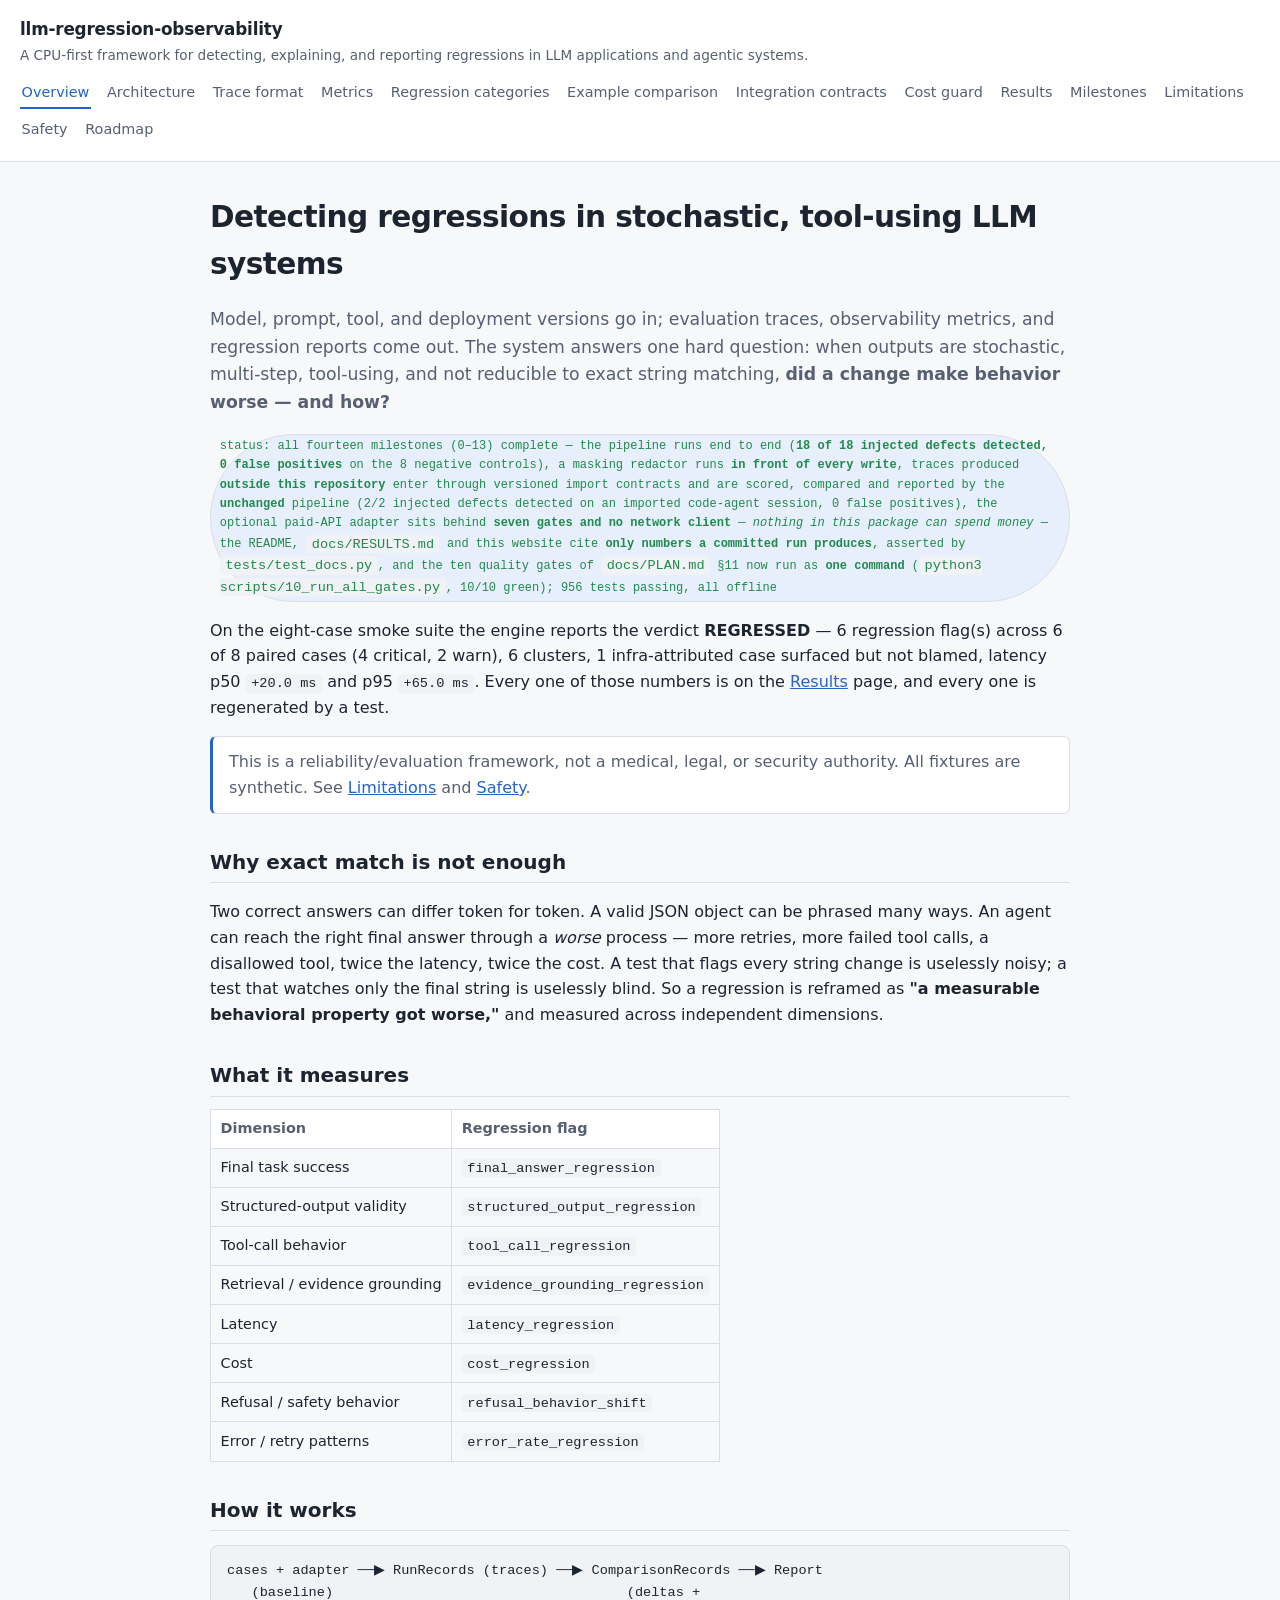
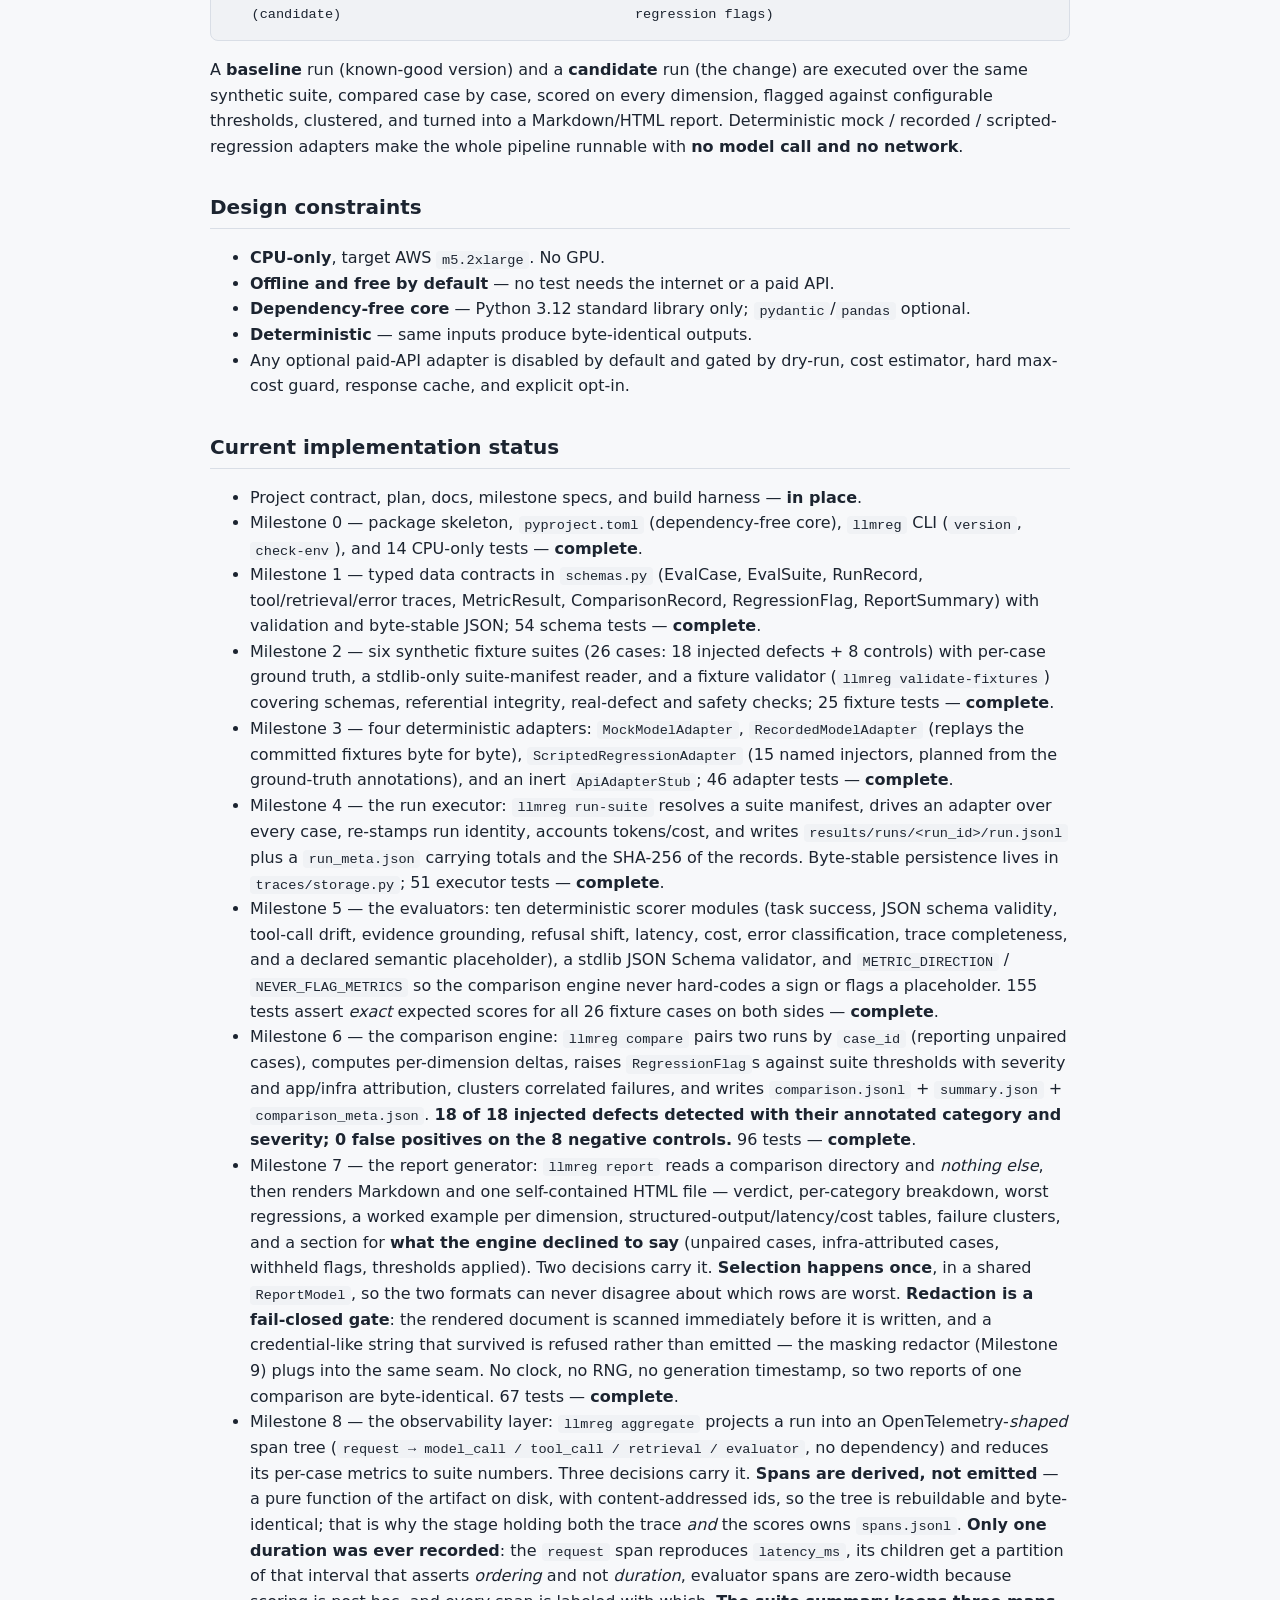
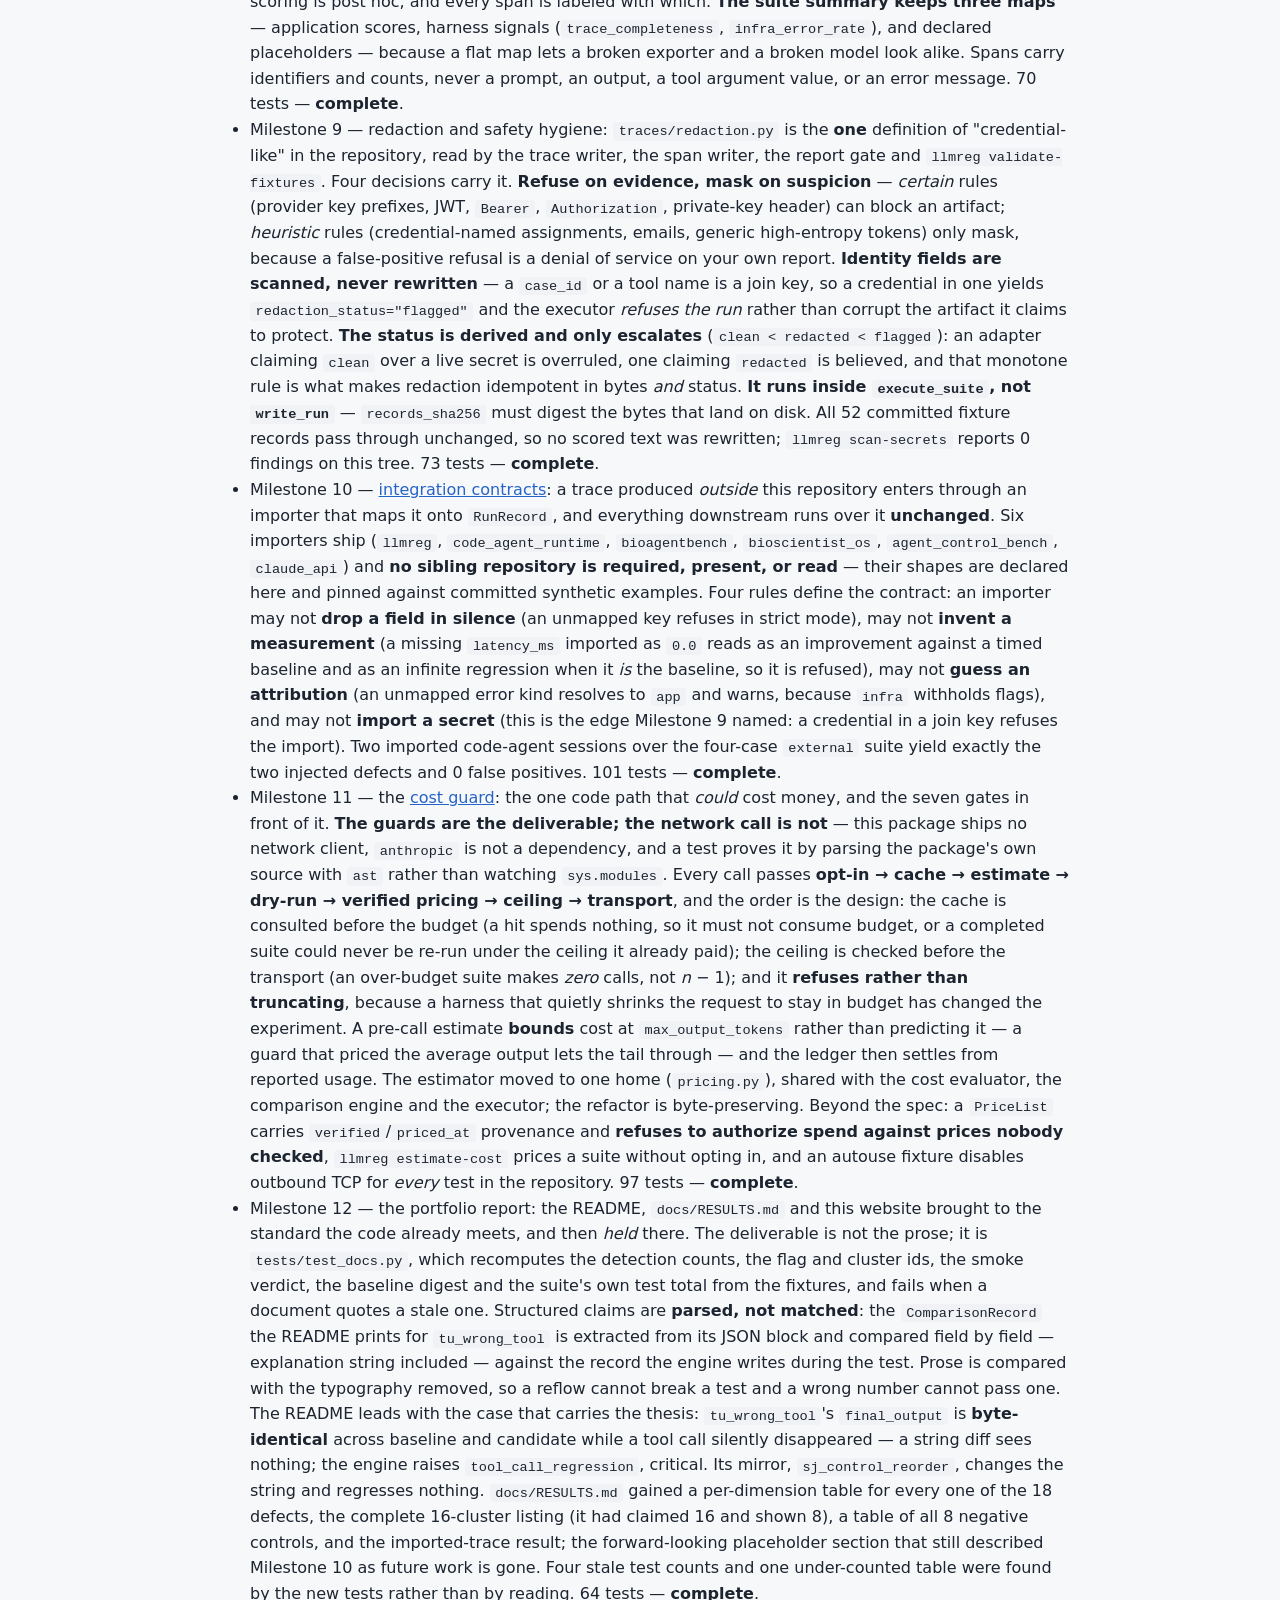
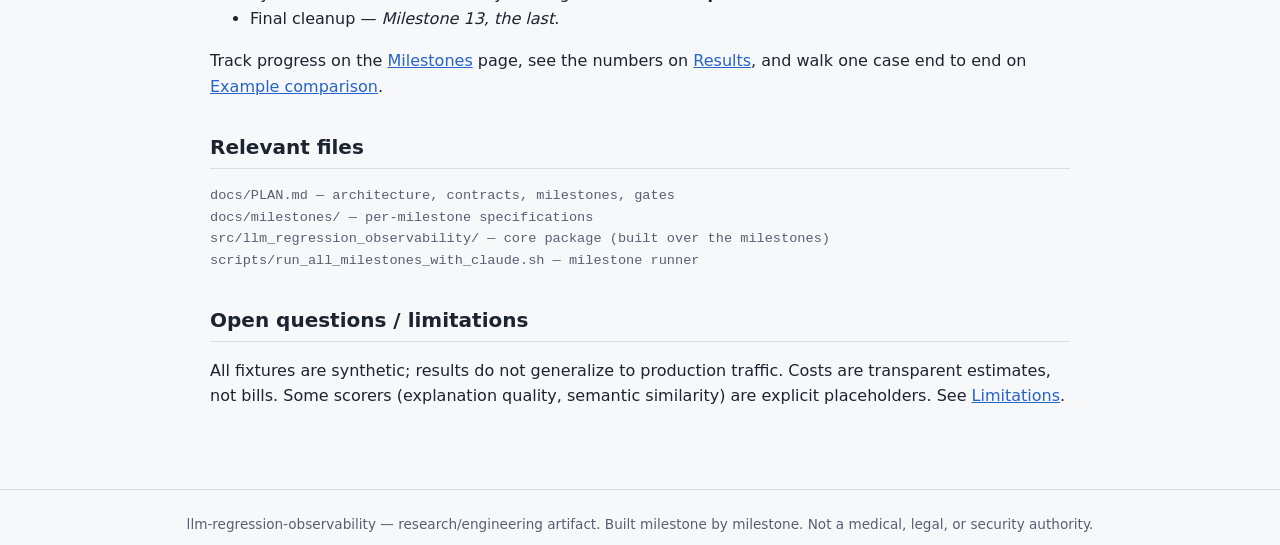
<file: site/index.html>
<!doctype html>
<html lang="en">
<head>
  <meta charset="utf-8">
  <meta name="viewport" content="width=device-width, initial-scale=1">
  <title>llm-regression-observability</title>
  <link rel="stylesheet" href="style.css">
</head>
<body>
<header class="site">
  <a class="brand" href="index.html">llm-regression-observability</a>
  <div class="tagline">A CPU-first framework for detecting, explaining, and reporting regressions in LLM applications and agentic systems.</div>
  <nav class="site">
    <a href="index.html" class="active">Overview</a>
    <a href="architecture.html">Architecture</a>
    <a href="trace-format.html">Trace format</a>
    <a href="metrics.html">Metrics</a>
    <a href="regression-categories.html">Regression categories</a>
    <a href="example-comparison.html">Example comparison</a>
    <a href="integration-contracts.html">Integration contracts</a>
    <a href="cost-guard.html">Cost guard</a>
    <a href="results.html">Results</a>
    <a href="milestones.html">Milestones</a>
    <a href="limitations.html">Limitations</a>
    <a href="safety.html">Safety</a>
    <a href="roadmap.html">Roadmap</a>
  </nav>
</header>
<main>
  <h1>Detecting regressions in stochastic, tool-using LLM systems</h1>
  <p class="lede">Model, prompt, tool, and deployment versions go in; evaluation
  traces, observability metrics, and regression reports come out. The system
  answers one hard question: when outputs are stochastic, multi-step, tool-using,
  and not reducible to exact string matching, <strong>did a change make behavior
  worse — and how?</strong></p>

  <p><span class="status done">status: all fourteen milestones (0–13) complete — the pipeline runs end to end (<strong>18 of 18 injected defects detected, 0 false positives</strong> on the 8 negative controls), a masking redactor runs <strong>in front of every write</strong>, traces produced <strong>outside this repository</strong> enter through versioned import contracts and are scored, compared and reported by the <strong>unchanged</strong> pipeline (2/2 injected defects detected on an imported code-agent session, 0 false positives), the optional paid-API adapter sits behind <strong>seven gates and no network client</strong> — <em>nothing in this package can spend money</em> — the README, <code>docs/RESULTS.md</code> and this website cite <strong>only numbers a committed run produces</strong>, asserted by <code>tests/test_docs.py</code>, and the ten quality gates of <code>docs/PLAN.md</code> §11 now run as <strong>one command</strong> (<code>python3 scripts/10_run_all_gates.py</code>, 10/10 green); 956 tests passing, all offline</span></p>

  <p>On the eight-case smoke suite the engine reports the verdict
  <strong>REGRESSED</strong> — 6 regression flag(s) across 6 of 8 paired cases
  (4 critical, 2 warn), 6 clusters, 1 infra-attributed case surfaced but not
  blamed, latency p50 <code>+20.0 ms</code> and p95 <code>+65.0 ms</code>. Every
  one of those numbers is on the <a href="results.html">Results</a> page, and
  every one is regenerated by a test.</p>

  <div class="callout">This is a reliability/evaluation framework, not a medical,
  legal, or security authority. All fixtures are synthetic. See
  <a href="limitations.html">Limitations</a> and <a href="safety.html">Safety</a>.</div>

  <h2>Why exact match is not enough</h2>
  <p>Two correct answers can differ token for token. A valid JSON object can be
  phrased many ways. An agent can reach the right final answer through a
  <em>worse</em> process — more retries, more failed tool calls, a disallowed
  tool, twice the latency, twice the cost. A test that flags every string change
  is uselessly noisy; a test that watches only the final string is uselessly
  blind. So a regression is reframed as <strong>"a measurable behavioral property
  got worse,"</strong> and measured across independent dimensions.</p>

  <h2>What it measures</h2>
  <table>
    <tr><th>Dimension</th><th>Regression flag</th></tr>
    <tr><td>Final task success</td><td><code>final_answer_regression</code></td></tr>
    <tr><td>Structured-output validity</td><td><code>structured_output_regression</code></td></tr>
    <tr><td>Tool-call behavior</td><td><code>tool_call_regression</code></td></tr>
    <tr><td>Retrieval / evidence grounding</td><td><code>evidence_grounding_regression</code></td></tr>
    <tr><td>Latency</td><td><code>latency_regression</code></td></tr>
    <tr><td>Cost</td><td><code>cost_regression</code></td></tr>
    <tr><td>Refusal / safety behavior</td><td><code>refusal_behavior_shift</code></td></tr>
    <tr><td>Error / retry patterns</td><td><code>error_rate_regression</code></td></tr>
  </table>

  <h2>How it works</h2>
  <pre><code>cases + adapter ──▶ RunRecords (traces) ──▶ ComparisonRecords ──▶ Report
   (baseline)                                    (deltas +
   (candidate)                                    regression flags)</code></pre>
  <p>A <strong>baseline</strong> run (known-good version) and a
  <strong>candidate</strong> run (the change) are executed over the same
  synthetic suite, compared case by case, scored on every dimension, flagged
  against configurable thresholds, clustered, and turned into a Markdown/HTML
  report. Deterministic mock / recorded / scripted-regression adapters make the
  whole pipeline runnable with <strong>no model call and no network</strong>.</p>

  <h2>Design constraints</h2>
  <ul>
    <li><strong>CPU-only</strong>, target AWS <code>m5.2xlarge</code>. No GPU.</li>
    <li><strong>Offline and free by default</strong> — no test needs the internet or a paid API.</li>
    <li><strong>Dependency-free core</strong> — Python 3.12 standard library only; <code>pydantic</code>/<code>pandas</code> optional.</li>
    <li><strong>Deterministic</strong> — same inputs produce byte-identical outputs.</li>
    <li>Any optional paid-API adapter is disabled by default and gated by dry-run, cost estimator, hard max-cost guard, response cache, and explicit opt-in.</li>
  </ul>

  <h2>Current implementation status</h2>
  <ul>
    <li>Project contract, plan, docs, milestone specs, and build harness — <strong>in place</strong>.</li>
    <li>Milestone 0 — package skeleton, <code>pyproject.toml</code> (dependency-free core), <code>llmreg</code> CLI (<code>version</code>, <code>check-env</code>), and 14 CPU-only tests — <strong>complete</strong>.</li>
    <li>Milestone 1 — typed data contracts in <code>schemas.py</code> (EvalCase, EvalSuite, RunRecord, tool/retrieval/error traces, MetricResult, ComparisonRecord, RegressionFlag, ReportSummary) with validation and byte-stable JSON; 54 schema tests — <strong>complete</strong>.</li>
    <li>Milestone 2 — six synthetic fixture suites (26 cases: 18 injected defects + 8 controls) with per-case ground truth, a stdlib-only suite-manifest reader, and a fixture validator (<code>llmreg validate-fixtures</code>) covering schemas, referential integrity, real-defect and safety checks; 25 fixture tests — <strong>complete</strong>.</li>
    <li>Milestone 3 — four deterministic adapters: <code>MockModelAdapter</code>, <code>RecordedModelAdapter</code> (replays the committed fixtures byte for byte), <code>ScriptedRegressionAdapter</code> (15 named injectors, planned from the ground-truth annotations), and an inert <code>ApiAdapterStub</code>; 46 adapter tests — <strong>complete</strong>.</li>
    <li>Milestone 4 — the run executor: <code>llmreg run-suite</code> resolves a suite manifest, drives an adapter over every case, re-stamps run identity, accounts tokens/cost, and writes <code>results/runs/&lt;run_id&gt;/run.jsonl</code> plus a <code>run_meta.json</code> carrying totals and the SHA-256 of the records. Byte-stable persistence lives in <code>traces/storage.py</code>; 51 executor tests — <strong>complete</strong>.</li>
    <li>Milestone 5 — the evaluators: ten deterministic scorer modules (task success, JSON schema validity, tool-call drift, evidence grounding, refusal shift, latency, cost, error classification, trace completeness, and a declared semantic placeholder), a stdlib JSON Schema validator, and <code>METRIC_DIRECTION</code> / <code>NEVER_FLAG_METRICS</code> so the comparison engine never hard-codes a sign or flags a placeholder. 155 tests assert <em>exact</em> expected scores for all 26 fixture cases on both sides — <strong>complete</strong>.</li>
    <li>Milestone 6 — the comparison engine: <code>llmreg compare</code> pairs two runs by <code>case_id</code> (reporting unpaired cases), computes per-dimension deltas, raises <code>RegressionFlag</code>s against suite thresholds with severity and app/infra attribution, clusters correlated failures, and writes <code>comparison.jsonl</code> + <code>summary.json</code> + <code>comparison_meta.json</code>. <strong>18 of 18 injected defects detected with their annotated category and severity; 0 false positives on the 8 negative controls.</strong> 96 tests — <strong>complete</strong>.</li>
    <li>Milestone 7 — the report generator: <code>llmreg report</code> reads a comparison directory and <em>nothing else</em>, then renders Markdown and one self-contained HTML file — verdict, per-category breakdown, worst regressions, a worked example per dimension, structured-output/latency/cost tables, failure clusters, and a section for <strong>what the engine declined to say</strong> (unpaired cases, infra-attributed cases, withheld flags, thresholds applied). Two decisions carry it. <strong>Selection happens once</strong>, in a shared <code>ReportModel</code>, so the two formats can never disagree about which rows are worst. <strong>Redaction is a fail-closed gate</strong>: the rendered document is scanned immediately before it is written, and a credential-like string that survived is refused rather than emitted — the masking redactor (Milestone 9) plugs into the same seam. No clock, no RNG, no generation timestamp, so two reports of one comparison are byte-identical. 67 tests — <strong>complete</strong>.</li>
    <li>Milestone 8 — the observability layer: <code>llmreg aggregate</code> projects a run into an OpenTelemetry-<em>shaped</em> span tree (<code>request → model_call / tool_call / retrieval / evaluator</code>, no dependency) and reduces its per-case metrics to suite numbers. Three decisions carry it. <strong>Spans are derived, not emitted</strong> — a pure function of the artifact on disk, with content-addressed ids, so the tree is rebuildable and byte-identical; that is why the stage holding both the trace <em>and</em> the scores owns <code>spans.jsonl</code>. <strong>Only one duration was ever recorded</strong>: the <code>request</code> span reproduces <code>latency_ms</code>, its children get a partition of that interval that asserts <em>ordering</em> and not <em>duration</em>, evaluator spans are zero-width because scoring is post hoc, and every span is labeled with which. <strong>The suite summary keeps three maps</strong> — application scores, harness signals (<code>trace_completeness</code>, <code>infra_error_rate</code>), and declared placeholders — because a flat map lets a broken exporter and a broken model look alike. Spans carry identifiers and counts, never a prompt, an output, a tool argument value, or an error message. 70 tests — <strong>complete</strong>.</li>
    <li>Milestone 9 — redaction and safety hygiene: <code>traces/redaction.py</code> is the <strong>one</strong> definition of "credential-like" in the repository, read by the trace writer, the span writer, the report gate and <code>llmreg validate-fixtures</code>. Four decisions carry it. <strong>Refuse on evidence, mask on suspicion</strong> — <em>certain</em> rules (provider key prefixes, JWT, <code>Bearer</code>, <code>Authorization</code>, private-key header) can block an artifact; <em>heuristic</em> rules (credential-named assignments, emails, generic high-entropy tokens) only mask, because a false-positive refusal is a denial of service on your own report. <strong>Identity fields are scanned, never rewritten</strong> — a <code>case_id</code> or a tool name is a join key, so a credential in one yields <code>redaction_status="flagged"</code> and the executor <em>refuses the run</em> rather than corrupt the artifact it claims to protect. <strong>The status is derived and only escalates</strong> (<code>clean &lt; redacted &lt; flagged</code>): an adapter claiming <code>clean</code> over a live secret is overruled, one claiming <code>redacted</code> is believed, and that monotone rule is what makes redaction idempotent in bytes <em>and</em> status. <strong>It runs inside <code>execute_suite</code>, not <code>write_run</code></strong> — <code>records_sha256</code> must digest the bytes that land on disk. All 52 committed fixture records pass through unchanged, so no scored text was rewritten; <code>llmreg scan-secrets</code> reports 0 findings on this tree. 73 tests — <strong>complete</strong>.</li>
    <li>Milestone 10 — <a href="integration-contracts.html">integration contracts</a>: a trace produced <em>outside</em> this repository enters through an importer that maps it onto <code>RunRecord</code>, and everything downstream runs over it <strong>unchanged</strong>. Six importers ship (<code>llmreg</code>, <code>code_agent_runtime</code>, <code>bioagentbench</code>, <code>bioscientist_os</code>, <code>agent_control_bench</code>, <code>claude_api</code>) and <strong>no sibling repository is required, present, or read</strong> — their shapes are declared here and pinned against committed synthetic examples. Four rules define the contract: an importer may not <strong>drop a field in silence</strong> (an unmapped key refuses in strict mode), may not <strong>invent a measurement</strong> (a missing <code>latency_ms</code> imported as <code>0.0</code> reads as an improvement against a timed baseline and as an infinite regression when it <em>is</em> the baseline, so it is refused), may not <strong>guess an attribution</strong> (an unmapped error kind resolves to <code>app</code> and warns, because <code>infra</code> withholds flags), and may not <strong>import a secret</strong> (this is the edge Milestone 9 named: a credential in a join key refuses the import). Two imported code-agent sessions over the four-case <code>external</code> suite yield exactly the two injected defects and 0 false positives. 101 tests — <strong>complete</strong>.</li>
    <li>Milestone 11 — the <a href="cost-guard.html">cost guard</a>: the one code path that <em>could</em> cost money, and the seven gates in front of it. <strong>The guards are the deliverable; the network call is not</strong> — this package ships no network client, <code>anthropic</code> is not a dependency, and a test proves it by parsing the package's own source with <code>ast</code> rather than watching <code>sys.modules</code>. Every call passes <strong>opt-in → cache → estimate → dry-run → verified pricing → ceiling → transport</strong>, and the order is the design: the cache is consulted before the budget (a hit spends nothing, so it must not consume budget, or a completed suite could never be re-run under the ceiling it already paid); the ceiling is checked before the transport (an over-budget suite makes <em>zero</em> calls, not <em>n</em> − 1); and it <strong>refuses rather than truncating</strong>, because a harness that quietly shrinks the request to stay in budget has changed the experiment. A pre-call estimate <strong>bounds</strong> cost at <code>max_output_tokens</code> rather than predicting it — a guard that priced the average output lets the tail through — and the ledger then settles from reported usage. The estimator moved to one home (<code>pricing.py</code>), shared with the cost evaluator, the comparison engine and the executor; the refactor is byte-preserving. Beyond the spec: a <code>PriceList</code> carries <code>verified</code>/<code>priced_at</code> provenance and <strong>refuses to authorize spend against prices nobody checked</strong>, <code>llmreg estimate-cost</code> prices a suite without opting in, and an autouse fixture disables outbound TCP for <em>every</em> test in the repository. 97 tests — <strong>complete</strong>.</li>
    <li>Milestone 12 — the portfolio report: the README, <code>docs/RESULTS.md</code> and this website brought to the standard the code already meets, and then <em>held</em> there. The deliverable is not the prose; it is <code>tests/test_docs.py</code>, which recomputes the detection counts, the flag and cluster ids, the smoke verdict, the baseline digest and the suite's own test total from the fixtures, and fails when a document quotes a stale one. Structured claims are <strong>parsed, not matched</strong>: the <code>ComparisonRecord</code> the README prints for <code>tu_wrong_tool</code> is extracted from its JSON block and compared field by field — explanation string included — against the record the engine writes during the test. Prose is compared with the typography removed, so a reflow cannot break a test and a wrong number cannot pass one. The README leads with the case that carries the thesis: <code>tu_wrong_tool</code>'s <code>final_output</code> is <strong>byte-identical</strong> across baseline and candidate while a tool call silently disappeared — a string diff sees nothing; the engine raises <code>tool_call_regression</code>, critical. Its mirror, <code>sj_control_reorder</code>, changes the string and regresses nothing. <code>docs/RESULTS.md</code> gained a per-dimension table for every one of the 18 defects, the complete 16-cluster listing (it had claimed 16 and shown 8), a table of all 8 negative controls, and the imported-trace result; the forward-looking placeholder section that still described Milestone 10 as future work is gone. Four stale test counts and one under-counted table were found by the new tests rather than by reading. 64 tests — <strong>complete</strong>.</li>
    <li>Final cleanup — <em>Milestone 13, the last</em>.</li>
  </ul>
  <p>Track progress on the <a href="milestones.html">Milestones</a> page, see the
  numbers on <a href="results.html">Results</a>, and walk one case end to end on
  <a href="example-comparison.html">Example comparison</a>.</p>

  <h2>Relevant files</h2>
  <ul class="files">
    <li>docs/PLAN.md — architecture, contracts, milestones, gates</li>
    <li>docs/milestones/ — per-milestone specifications</li>
    <li>src/llm_regression_observability/ — core package (built over the milestones)</li>
    <li>scripts/run_all_milestones_with_claude.sh — milestone runner</li>
  </ul>

  <h2>Open questions / limitations</h2>
  <p>All fixtures are synthetic; results do not generalize to production traffic.
  Costs are transparent estimates, not bills. Some scorers (explanation quality,
  semantic similarity) are explicit placeholders. See
  <a href="limitations.html">Limitations</a>.</p>
</main>
<footer class="site">llm-regression-observability — research/engineering artifact. Built milestone by milestone. Not a medical, legal, or security authority.</footer>
</body>
</html>
</file>
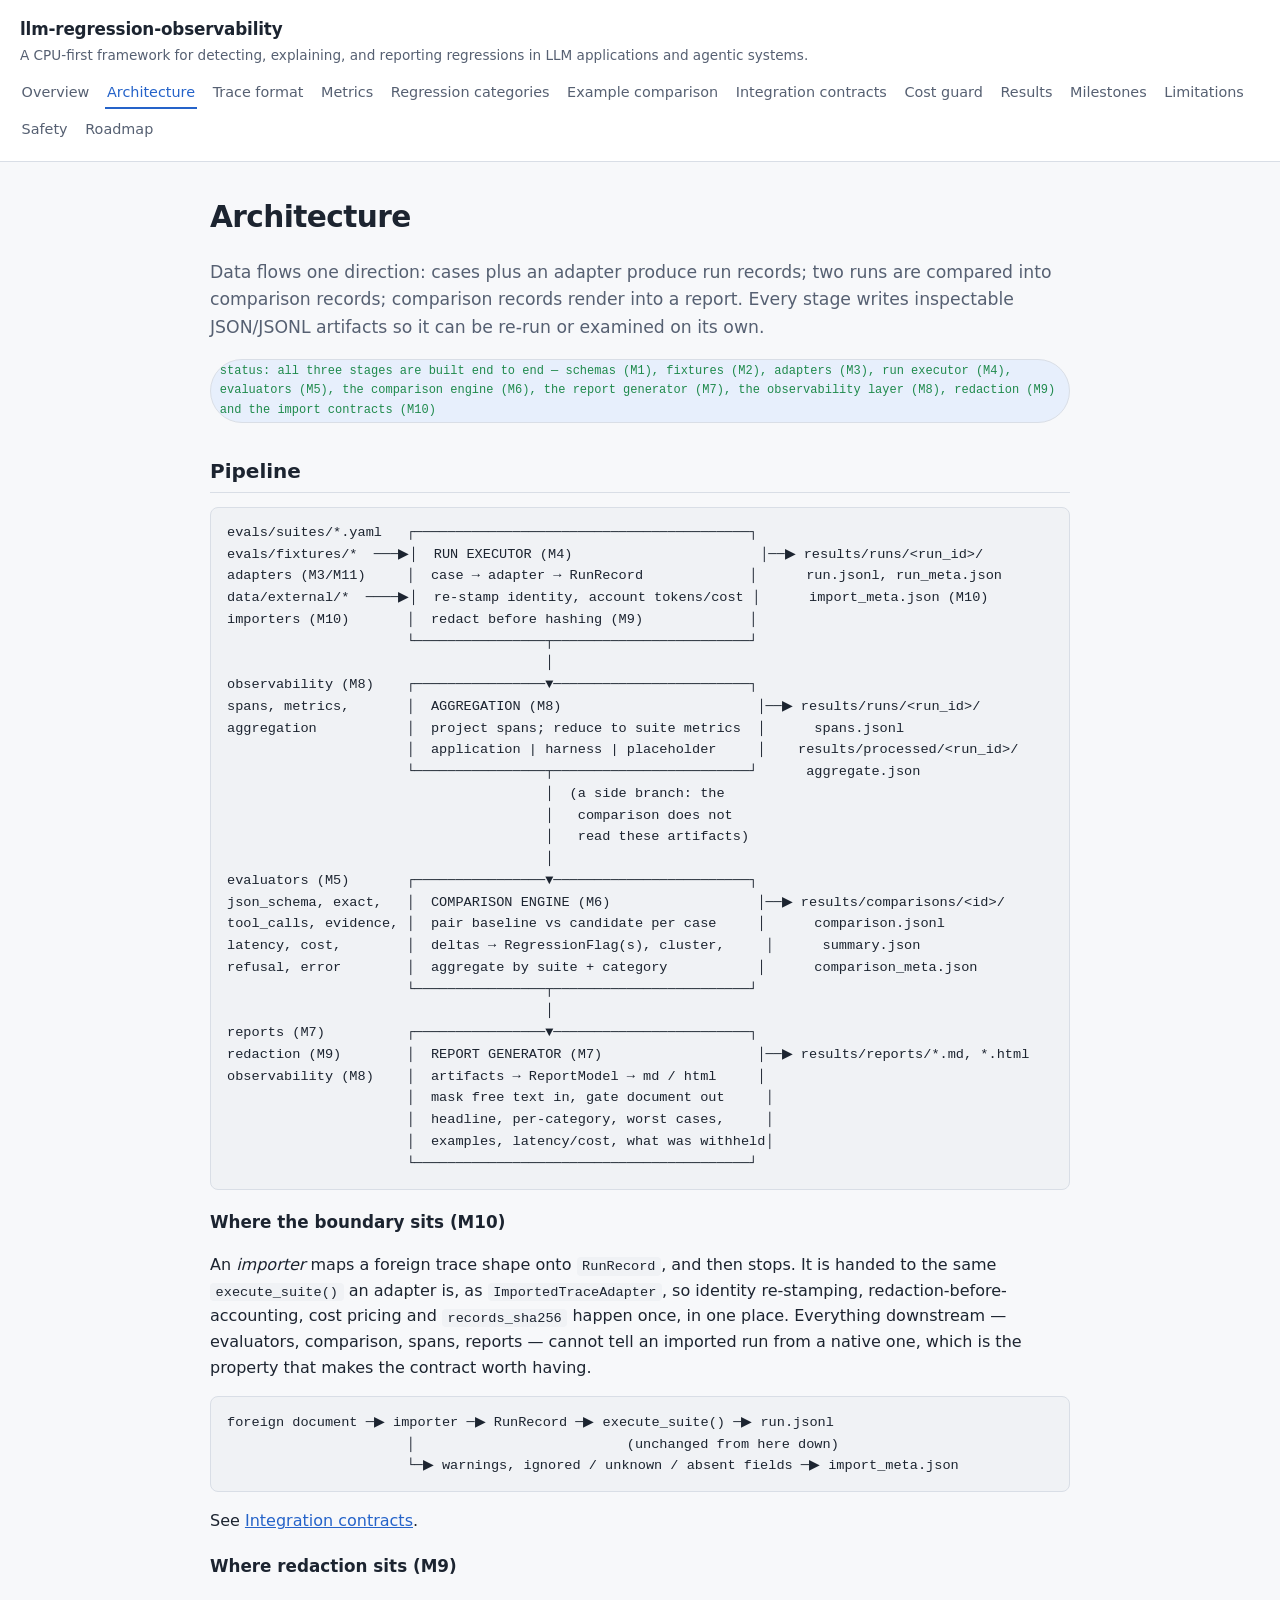
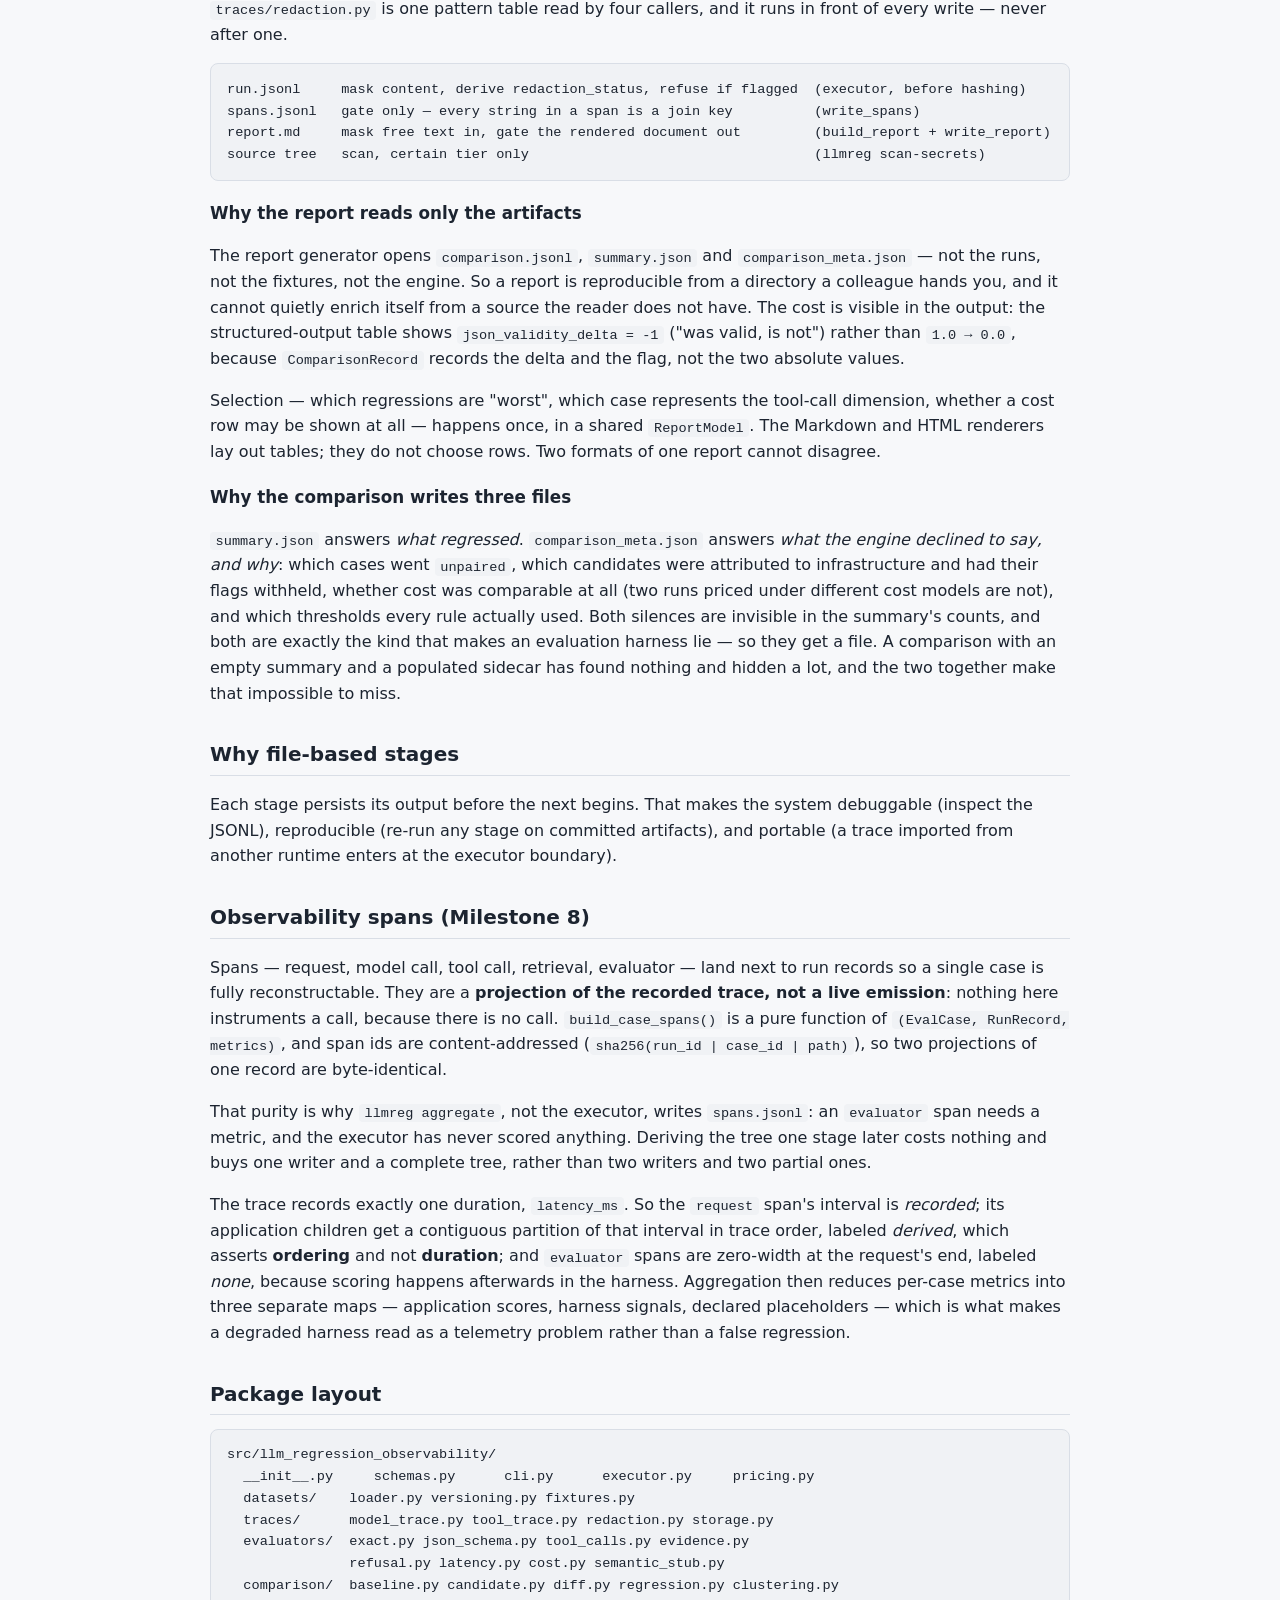
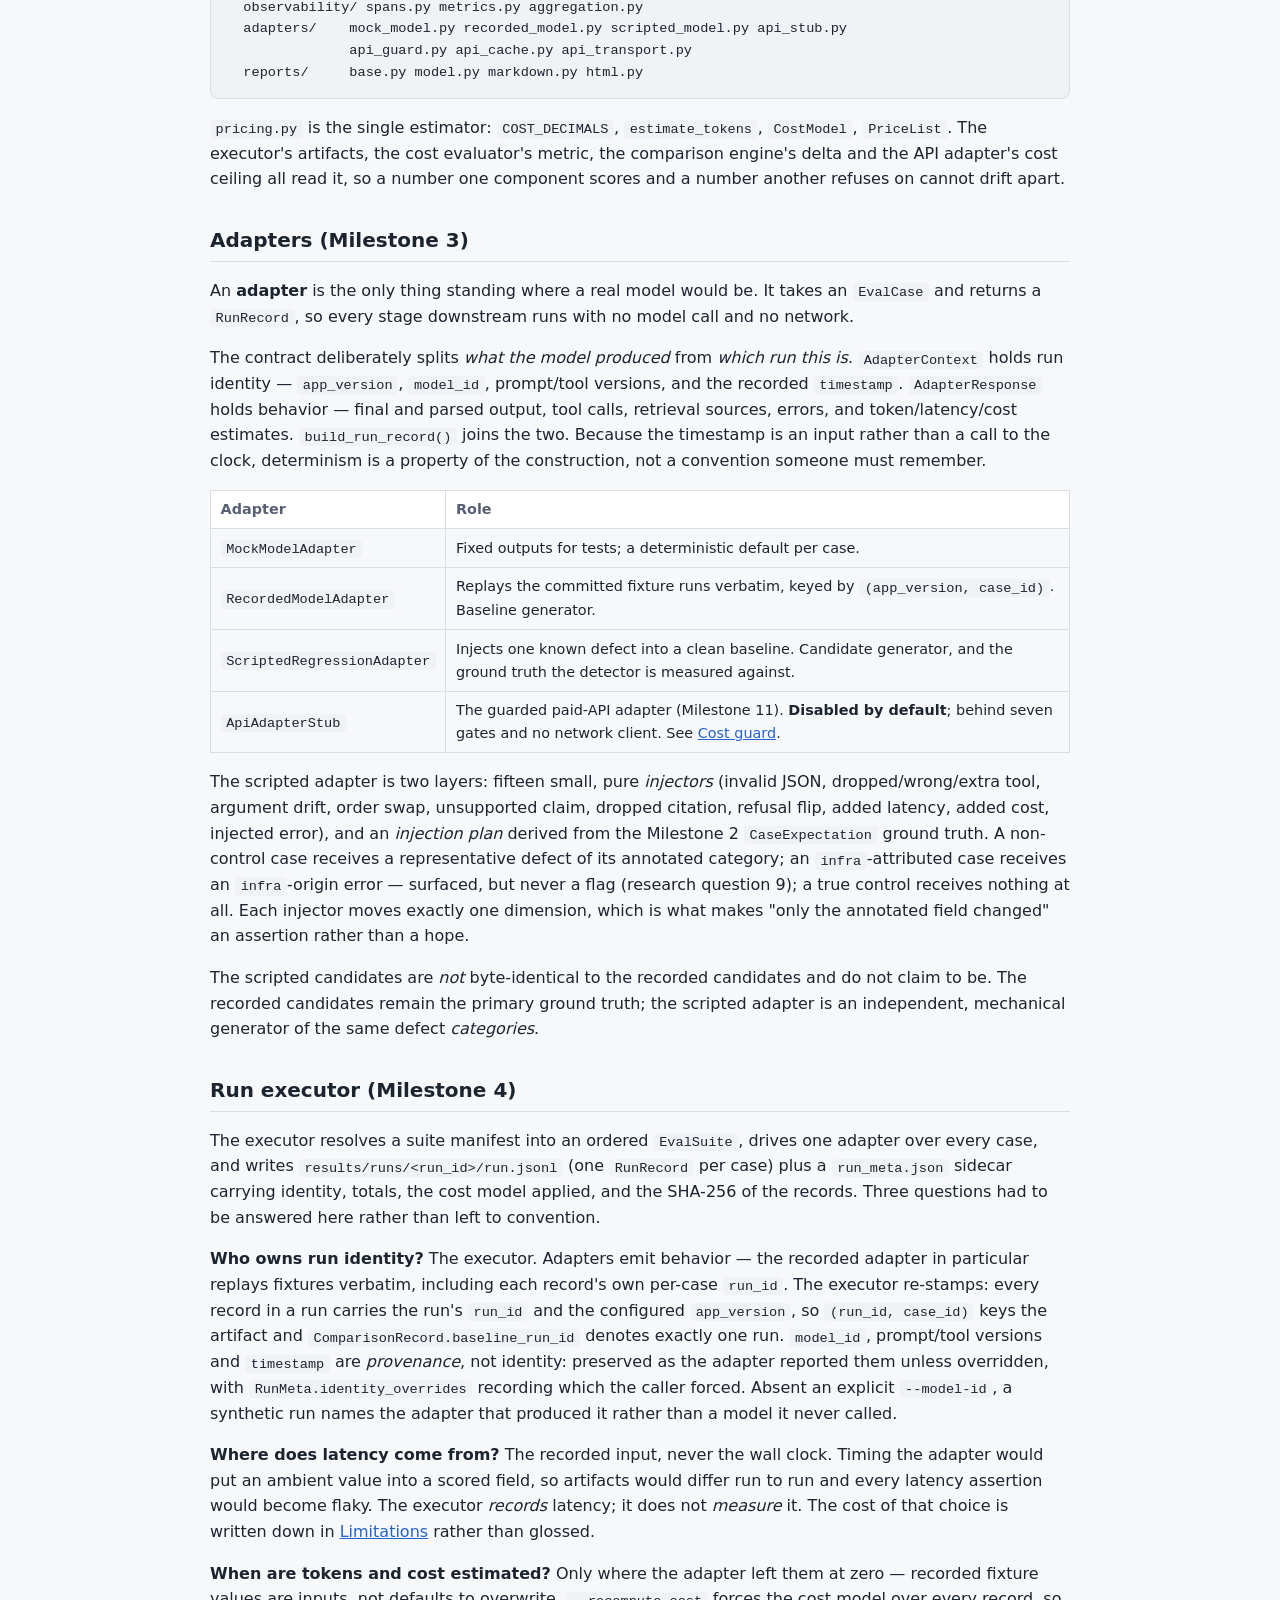
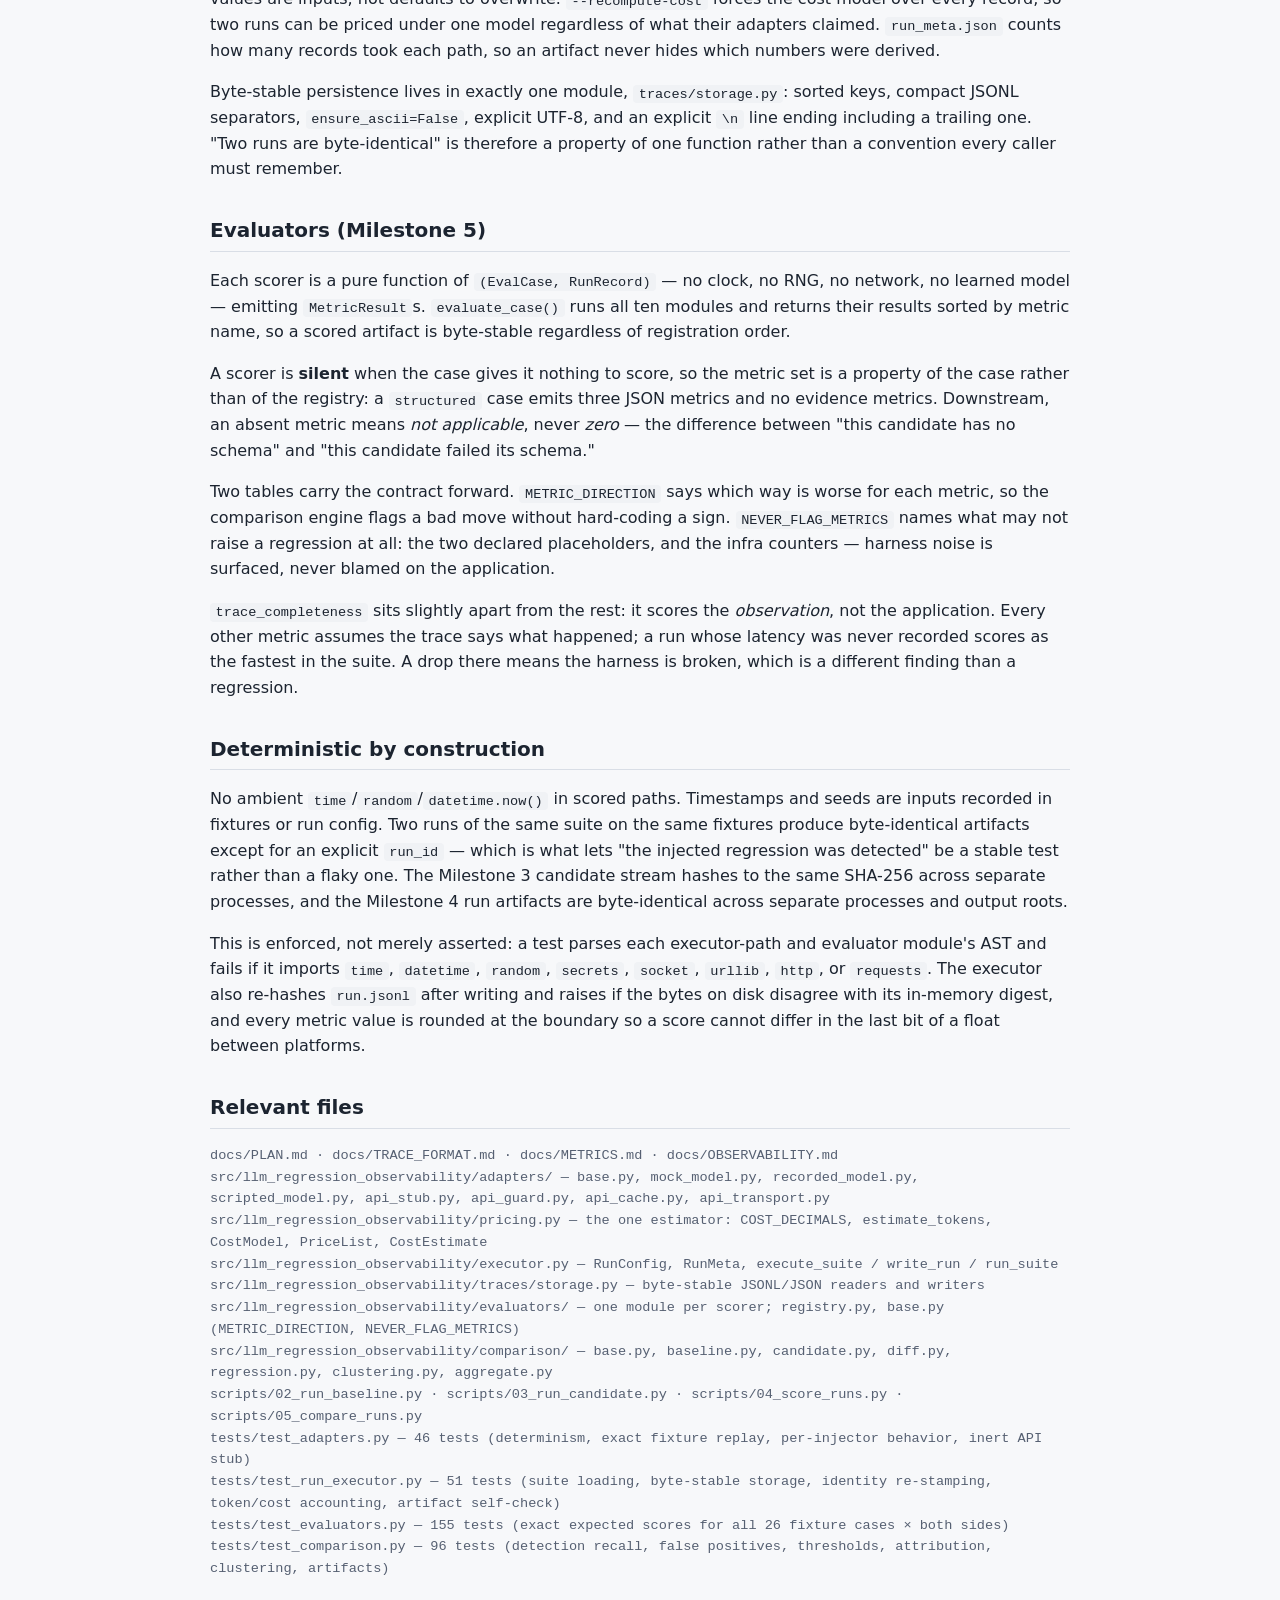
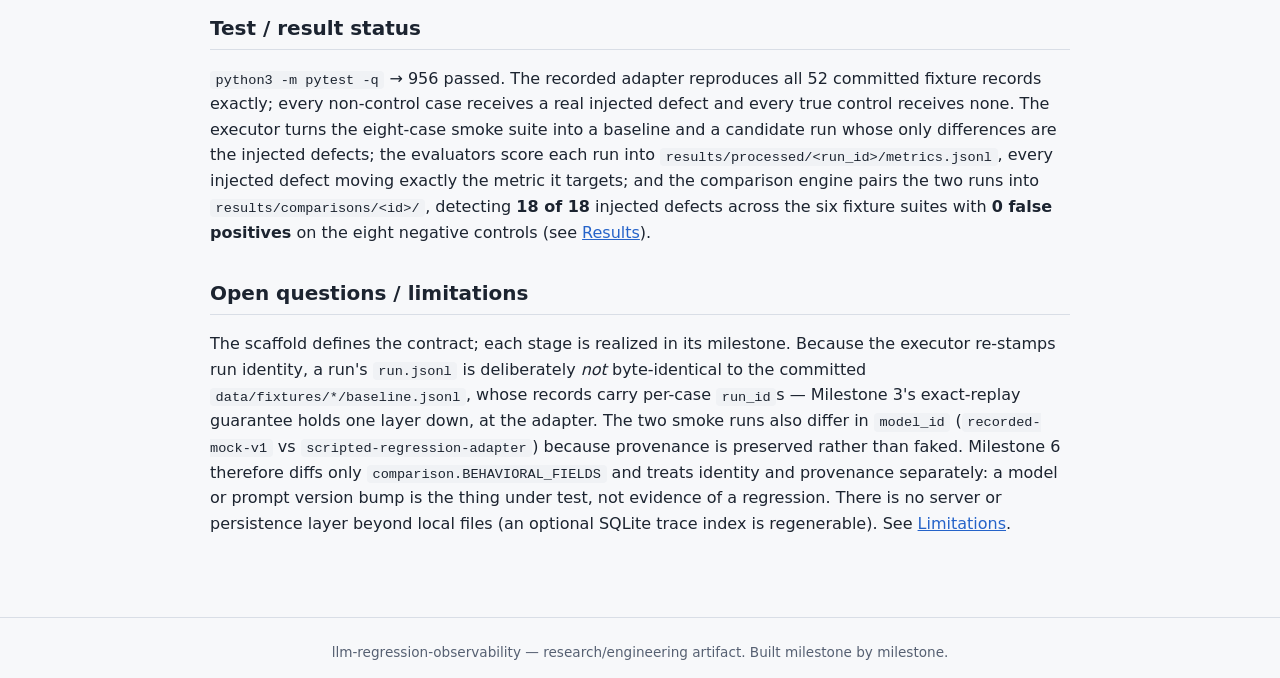
<file: site/architecture.html>
<!doctype html>
<html lang="en">
<head>
  <meta charset="utf-8">
  <meta name="viewport" content="width=device-width, initial-scale=1">
  <title>Architecture — llm-regression-observability</title>
  <link rel="stylesheet" href="style.css">
</head>
<body>
<header class="site">
  <a class="brand" href="index.html">llm-regression-observability</a>
  <div class="tagline">A CPU-first framework for detecting, explaining, and reporting regressions in LLM applications and agentic systems.</div>
  <nav class="site">
    <a href="index.html">Overview</a>
    <a href="architecture.html" class="active">Architecture</a>
    <a href="trace-format.html">Trace format</a>
    <a href="metrics.html">Metrics</a>
    <a href="regression-categories.html">Regression categories</a>
    <a href="example-comparison.html">Example comparison</a>
    <a href="integration-contracts.html">Integration contracts</a>
    <a href="cost-guard.html">Cost guard</a>
    <a href="results.html">Results</a>
    <a href="milestones.html">Milestones</a>
    <a href="limitations.html">Limitations</a>
    <a href="safety.html">Safety</a>
    <a href="roadmap.html">Roadmap</a>
  </nav>
</header>
<main>
  <h1>Architecture</h1>
  <p class="lede">Data flows one direction: cases plus an adapter produce run
  records; two runs are compared into comparison records; comparison records
  render into a report. Every stage writes inspectable JSON/JSONL artifacts so it
  can be re-run or examined on its own.</p>

  <p><span class="status done">status: all three stages are built end to end — schemas (M1), fixtures (M2), adapters (M3), run executor (M4), evaluators (M5), the comparison engine (M6), the report generator (M7), the observability layer (M8), redaction (M9) and the import contracts (M10)</span></p>

  <h2>Pipeline</h2>
  <pre><code>evals/suites/*.yaml   ┌─────────────────────────────────────────┐
evals/fixtures/*  ───▶│  RUN EXECUTOR (M4)                       │──▶ results/runs/&lt;run_id&gt;/
adapters (M3/M11)     │  case → adapter → RunRecord             │      run.jsonl, run_meta.json
data/external/*  ────▶│  re-stamp identity, account tokens/cost │      import_meta.json (M10)
importers (M10)       │  redact before hashing (M9)             │
                      └────────────────┬────────────────────────┘
                                       │
observability (M8)    ┌────────────────▼────────────────────────┐
spans, metrics,       │  AGGREGATION (M8)                        │──▶ results/runs/&lt;run_id&gt;/
aggregation           │  project spans; reduce to suite metrics  │      spans.jsonl
                      │  application | harness | placeholder     │    results/processed/&lt;run_id&gt;/
                      └────────────────┬────────────────────────┘      aggregate.json
                                       │  (a side branch: the
                                       │   comparison does not
                                       │   read these artifacts)
                                       │
evaluators (M5)       ┌────────────────▼────────────────────────┐
json_schema, exact,   │  COMPARISON ENGINE (M6)                  │──▶ results/comparisons/&lt;id&gt;/
tool_calls, evidence, │  pair baseline vs candidate per case     │      comparison.jsonl
latency, cost,        │  deltas → RegressionFlag(s), cluster,     │      summary.json
refusal, error        │  aggregate by suite + category           │      comparison_meta.json
                      └────────────────┬────────────────────────┘
                                       │
reports (M7)          ┌────────────────▼────────────────────────┐
redaction (M9)        │  REPORT GENERATOR (M7)                   │──▶ results/reports/*.md, *.html
observability (M8)    │  artifacts → ReportModel → md / html     │
                      │  mask free text in, gate document out     │
                      │  headline, per-category, worst cases,     │
                      │  examples, latency/cost, what was withheld│
                      └─────────────────────────────────────────┘</code></pre>

  <h3>Where the boundary sits (M10)</h3>
  <p>An <em>importer</em> maps a foreign trace shape onto <code>RunRecord</code>, and
  then stops. It is handed to the same <code>execute_suite()</code> an adapter is, as
  <code>ImportedTraceAdapter</code>, so identity re-stamping, redaction-before-accounting,
  cost pricing and <code>records_sha256</code> happen once, in one place. Everything
  downstream — evaluators, comparison, spans, reports — cannot tell an imported run
  from a native one, which is the property that makes the contract worth having.</p>
  <pre><code>foreign document ─▶ importer ─▶ RunRecord ─▶ execute_suite() ─▶ run.jsonl
                      │                          (unchanged from here down)
                      └─▶ warnings, ignored / unknown / absent fields ─▶ import_meta.json</code></pre>
  <p>See <a href="integration-contracts.html">Integration contracts</a>.</p>

  <h3>Where redaction sits (M9)</h3>
  <p><code>traces/redaction.py</code> is one pattern table read by four callers, and it
  runs in front of every write — never after one.</p>
  <pre><code>run.jsonl     mask content, derive redaction_status, refuse if flagged  (executor, before hashing)
spans.jsonl   gate only — every string in a span is a join key          (write_spans)
report.md     mask free text in, gate the rendered document out         (build_report + write_report)
source tree   scan, certain tier only                                   (llmreg scan-secrets)</code></pre>

  <h3>Why the report reads only the artifacts</h3>
  <p>The report generator opens <code>comparison.jsonl</code>,
  <code>summary.json</code> and <code>comparison_meta.json</code> — not the runs, not
  the fixtures, not the engine. So a report is reproducible from a directory a
  colleague hands you, and it cannot quietly enrich itself from a source the reader
  does not have. The cost is visible in the output: the structured-output table shows
  <code>json_validity_delta = -1</code> ("was valid, is not") rather than
  <code>1.0 → 0.0</code>, because <code>ComparisonRecord</code> records the delta and
  the flag, not the two absolute values.</p>
  <p>Selection — which regressions are "worst", which case represents the tool-call
  dimension, whether a cost row may be shown at all — happens once, in a shared
  <code>ReportModel</code>. The Markdown and HTML renderers lay out tables; they do
  not choose rows. Two formats of one report cannot disagree.</p>

  <h3>Why the comparison writes three files</h3>
  <p><code>summary.json</code> answers <em>what regressed</em>.
  <code>comparison_meta.json</code> answers <em>what the engine declined to say, and
  why</em>: which cases went <code>unpaired</code>, which candidates were attributed
  to infrastructure and had their flags withheld, whether cost was comparable at all
  (two runs priced under different cost models are not), and which thresholds every
  rule actually used. Both silences are invisible in the summary's counts, and both
  are exactly the kind that makes an evaluation harness lie — so they get a file. A
  comparison with an empty summary and a populated sidecar has found nothing and
  hidden a lot, and the two together make that impossible to miss.</p>

  <h2>Why file-based stages</h2>
  <p>Each stage persists its output before the next begins. That makes the system
  debuggable (inspect the JSONL), reproducible (re-run any stage on committed
  artifacts), and portable (a trace imported from another runtime enters at the
  executor boundary).</p>

  <h2>Observability spans (Milestone 8)</h2>
  <p>Spans — request, model call, tool call, retrieval, evaluator — land next to
  run records so a single case is fully reconstructable. They are a
  <strong>projection of the recorded trace, not a live emission</strong>: nothing
  here instruments a call, because there is no call. <code>build_case_spans()</code>
  is a pure function of <code>(EvalCase, RunRecord, metrics)</code>, and span ids
  are content-addressed (<code>sha256(run_id | case_id | path)</code>), so two
  projections of one record are byte-identical.</p>
  <p>That purity is why <code>llmreg aggregate</code>, not the executor, writes
  <code>spans.jsonl</code>: an <code>evaluator</code> span needs a metric, and the
  executor has never scored anything. Deriving the tree one stage later costs
  nothing and buys one writer and a complete tree, rather than two writers and two
  partial ones.</p>
  <p>The trace records exactly one duration, <code>latency_ms</code>. So the
  <code>request</code> span's interval is <em>recorded</em>; its application children
  get a contiguous partition of that interval in trace order, labeled
  <em>derived</em>, which asserts <strong>ordering</strong> and not
  <strong>duration</strong>; and <code>evaluator</code> spans are zero-width at the
  request's end, labeled <em>none</em>, because scoring happens afterwards in the
  harness. Aggregation then reduces per-case metrics into three separate maps —
  application scores, harness signals, declared placeholders — which is what makes a
  degraded harness read as a telemetry problem rather than a false regression.</p>

  <h2>Package layout</h2>
  <pre><code>src/llm_regression_observability/
  __init__.py     schemas.py      cli.py      executor.py     pricing.py
  datasets/    loader.py versioning.py fixtures.py
  traces/      model_trace.py tool_trace.py redaction.py storage.py
  evaluators/  exact.py json_schema.py tool_calls.py evidence.py
               refusal.py latency.py cost.py semantic_stub.py
  comparison/  baseline.py candidate.py diff.py regression.py clustering.py
  observability/ spans.py metrics.py aggregation.py
  adapters/    mock_model.py recorded_model.py scripted_model.py api_stub.py
               api_guard.py api_cache.py api_transport.py
  reports/     base.py model.py markdown.py html.py</code></pre>

  <p><code>pricing.py</code> is the single estimator: <code>COST_DECIMALS</code>,
  <code>estimate_tokens</code>, <code>CostModel</code>, <code>PriceList</code>. The
  executor's artifacts, the cost evaluator's metric, the comparison engine's delta
  and the API adapter's cost ceiling all read it, so a number one component scores
  and a number another refuses on cannot drift apart.</p>

  <h2>Adapters (Milestone 3)</h2>
  <p>An <strong>adapter</strong> is the only thing standing where a real model
  would be. It takes an <code>EvalCase</code> and returns a <code>RunRecord</code>,
  so every stage downstream runs with no model call and no network.</p>

  <p>The contract deliberately splits <em>what the model produced</em> from
  <em>which run this is</em>. <code>AdapterContext</code> holds run identity —
  <code>app_version</code>, <code>model_id</code>, prompt/tool versions, and the
  recorded <code>timestamp</code>. <code>AdapterResponse</code> holds behavior —
  final and parsed output, tool calls, retrieval sources, errors, and
  token/latency/cost estimates. <code>build_run_record()</code> joins the two.
  Because the timestamp is an input rather than a call to the clock, determinism
  is a property of the construction, not a convention someone must remember.</p>

  <table>
    <tr><th>Adapter</th><th>Role</th></tr>
    <tr><td><code>MockModelAdapter</code></td><td>Fixed outputs for tests; a deterministic default per case.</td></tr>
    <tr><td><code>RecordedModelAdapter</code></td><td>Replays the committed fixture runs verbatim, keyed by <code>(app_version, case_id)</code>. Baseline generator.</td></tr>
    <tr><td><code>ScriptedRegressionAdapter</code></td><td>Injects one known defect into a clean baseline. Candidate generator, and the ground truth the detector is measured against.</td></tr>
    <tr><td><code>ApiAdapterStub</code></td><td>The guarded paid-API adapter (Milestone 11). <strong>Disabled by default</strong>; behind seven gates and no network client. See <a href="cost-guard.html">Cost guard</a>.</td></tr>
  </table>

  <p>The scripted adapter is two layers: fifteen small, pure <em>injectors</em>
  (invalid JSON, dropped/wrong/extra tool, argument drift, order swap,
  unsupported claim, dropped citation, refusal flip, added latency, added cost,
  injected error), and an <em>injection plan</em> derived from the Milestone 2
  <code>CaseExpectation</code> ground truth. A non-control case receives a
  representative defect of its annotated category; an <code>infra</code>-attributed
  case receives an <code>infra</code>-origin error — surfaced, but never a flag
  (research question 9); a true control receives nothing at all. Each injector
  moves exactly one dimension, which is what makes "only the annotated field
  changed" an assertion rather than a hope.</p>

  <p>The scripted candidates are <em>not</em> byte-identical to the recorded
  candidates and do not claim to be. The recorded candidates remain the primary
  ground truth; the scripted adapter is an independent, mechanical generator of
  the same defect <em>categories</em>.</p>

  <h2>Run executor (Milestone 4)</h2>
  <p>The executor resolves a suite manifest into an ordered
  <code>EvalSuite</code>, drives one adapter over every case, and writes
  <code>results/runs/&lt;run_id&gt;/run.jsonl</code> (one <code>RunRecord</code> per
  case) plus a <code>run_meta.json</code> sidecar carrying identity, totals, the
  cost model applied, and the SHA-256 of the records. Three questions had to be
  answered here rather than left to convention.</p>

  <p><strong>Who owns run identity?</strong> The executor. Adapters emit
  behavior — the recorded adapter in particular replays fixtures verbatim,
  including each record's own per-case <code>run_id</code>. The executor
  re-stamps: every record in a run carries the run's <code>run_id</code> and the
  configured <code>app_version</code>, so <code>(run_id, case_id)</code> keys the
  artifact and <code>ComparisonRecord.baseline_run_id</code> denotes exactly one
  run. <code>model_id</code>, prompt/tool versions and <code>timestamp</code> are
  <em>provenance</em>, not identity: preserved as the adapter reported them unless
  overridden, with <code>RunMeta.identity_overrides</code> recording which the
  caller forced. Absent an explicit <code>--model-id</code>, a synthetic run names
  the adapter that produced it rather than a model it never called.</p>

  <p><strong>Where does latency come from?</strong> The recorded input, never the
  wall clock. Timing the adapter would put an ambient value into a scored field,
  so artifacts would differ run to run and every latency assertion would become
  flaky. The executor <em>records</em> latency; it does not <em>measure</em> it.
  The cost of that choice is written down in
  <a href="limitations.html">Limitations</a> rather than glossed.</p>

  <p><strong>When are tokens and cost estimated?</strong> Only where the adapter
  left them at zero — recorded fixture values are inputs, not defaults to
  overwrite. <code>--recompute-cost</code> forces the cost model over every
  record, so two runs can be priced under one model regardless of what their
  adapters claimed. <code>run_meta.json</code> counts how many records took each
  path, so an artifact never hides which numbers were derived.</p>

  <p>Byte-stable persistence lives in exactly one module,
  <code>traces/storage.py</code>: sorted keys, compact JSONL separators,
  <code>ensure_ascii=False</code>, explicit UTF-8, and an explicit
  <code>\n</code> line ending including a trailing one. "Two runs are
  byte-identical" is therefore a property of one function rather than a
  convention every caller must remember.</p>

  <h2>Evaluators (Milestone 5)</h2>
  <p>Each scorer is a pure function of <code>(EvalCase, RunRecord)</code> — no
  clock, no RNG, no network, no learned model — emitting
  <code>MetricResult</code>s. <code>evaluate_case()</code> runs all ten modules
  and returns their results sorted by metric name, so a scored artifact is
  byte-stable regardless of registration order.</p>

  <p>A scorer is <strong>silent</strong> when the case gives it nothing to score,
  so the metric set is a property of the case rather than of the registry: a
  <code>structured</code> case emits three JSON metrics and no evidence metrics.
  Downstream, an absent metric means <em>not applicable</em>, never <em>zero</em>
  — the difference between "this candidate has no schema" and "this candidate
  failed its schema."</p>

  <p>Two tables carry the contract forward. <code>METRIC_DIRECTION</code> says
  which way is worse for each metric, so the comparison engine flags a bad move
  without hard-coding a sign. <code>NEVER_FLAG_METRICS</code> names what may not
  raise a regression at all: the two declared placeholders, and the infra
  counters — harness noise is surfaced, never blamed on the application.</p>

  <p><code>trace_completeness</code> sits slightly apart from the rest: it scores
  the <em>observation</em>, not the application. Every other metric assumes the
  trace says what happened; a run whose latency was never recorded scores as the
  fastest in the suite. A drop there means the harness is broken, which is a
  different finding than a regression.</p>

  <h2>Deterministic by construction</h2>
  <p>No ambient <code>time</code>/<code>random</code>/<code>datetime.now()</code>
  in scored paths. Timestamps and seeds are inputs recorded in fixtures or run
  config. Two runs of the same suite on the same fixtures produce byte-identical
  artifacts except for an explicit <code>run_id</code> — which is what lets
  "the injected regression was detected" be a stable test rather than a flaky
  one. The Milestone 3 candidate stream hashes to the same SHA-256 across
  separate processes, and the Milestone 4 run artifacts are byte-identical across
  separate processes and output roots.</p>

  <p>This is enforced, not merely asserted: a test parses each executor-path and
  evaluator module's AST and fails if it imports <code>time</code>,
  <code>datetime</code>, <code>random</code>, <code>secrets</code>,
  <code>socket</code>, <code>urllib</code>, <code>http</code>, or
  <code>requests</code>. The executor also re-hashes <code>run.jsonl</code> after
  writing and raises if the bytes on disk disagree with its in-memory digest, and
  every metric value is rounded at the boundary so a score cannot differ in the
  last bit of a float between platforms.</p>

  <h2>Relevant files</h2>
  <ul class="files">
    <li>docs/PLAN.md · docs/TRACE_FORMAT.md · docs/METRICS.md · docs/OBSERVABILITY.md</li>
    <li>src/llm_regression_observability/adapters/ — base.py, mock_model.py, recorded_model.py, scripted_model.py, api_stub.py, api_guard.py, api_cache.py, api_transport.py</li>
    <li>src/llm_regression_observability/pricing.py — the one estimator: COST_DECIMALS, estimate_tokens, CostModel, PriceList, CostEstimate</li>
    <li>src/llm_regression_observability/executor.py — RunConfig, RunMeta, execute_suite / write_run / run_suite</li>
    <li>src/llm_regression_observability/traces/storage.py — byte-stable JSONL/JSON readers and writers</li>
    <li>src/llm_regression_observability/evaluators/ — one module per scorer; registry.py, base.py (METRIC_DIRECTION, NEVER_FLAG_METRICS)</li>
    <li>src/llm_regression_observability/comparison/ — base.py, baseline.py, candidate.py, diff.py, regression.py, clustering.py, aggregate.py</li>
    <li>scripts/02_run_baseline.py · scripts/03_run_candidate.py · scripts/04_score_runs.py · scripts/05_compare_runs.py</li>
    <li>tests/test_adapters.py — 46 tests (determinism, exact fixture replay, per-injector behavior, inert API stub)</li>
    <li>tests/test_run_executor.py — 51 tests (suite loading, byte-stable storage, identity re-stamping, token/cost accounting, artifact self-check)</li>
    <li>tests/test_evaluators.py — 155 tests (exact expected scores for all 26 fixture cases × both sides)</li>
    <li>tests/test_comparison.py — 96 tests (detection recall, false positives, thresholds, attribution, clustering, artifacts)</li>
  </ul>

  <h2>Test / result status</h2>
  <p><code>python3 -m pytest -q</code> → 956 passed. The recorded adapter
  reproduces all 52 committed fixture records exactly; every non-control case
  receives a real injected defect and every true control receives none. The
  executor turns the eight-case smoke suite into a baseline and a candidate run
  whose only differences are the injected defects; the evaluators score each run
  into <code>results/processed/&lt;run_id&gt;/metrics.jsonl</code>, every injected
  defect moving exactly the metric it targets; and the comparison engine pairs the
  two runs into <code>results/comparisons/&lt;id&gt;/</code>, detecting
  <strong>18 of 18</strong> injected defects across the six fixture suites with
  <strong>0 false positives</strong> on the eight negative controls (see
  <a href="results.html">Results</a>).</p>

  <h2>Open questions / limitations</h2>
  <p>The scaffold defines the contract; each stage is realized in its milestone.
  Because the executor re-stamps run identity, a run's <code>run.jsonl</code> is
  deliberately <em>not</em> byte-identical to the committed
  <code>data/fixtures/*/baseline.jsonl</code>, whose records carry per-case
  <code>run_id</code>s — Milestone 3's exact-replay guarantee holds one layer
  down, at the adapter. The two smoke runs also differ in <code>model_id</code>
  (<code>recorded-mock-v1</code> vs <code>scripted-regression-adapter</code>)
  because provenance is preserved rather than faked. Milestone 6 therefore diffs
  only <code>comparison.BEHAVIORAL_FIELDS</code> and treats identity and provenance
  separately: a model or prompt version bump is the thing under test, not evidence
  of a regression. There is no server or persistence layer beyond local files (an
  optional SQLite trace index is regenerable). See
  <a href="limitations.html">Limitations</a>.</p>
</main>
<footer class="site">llm-regression-observability — research/engineering artifact. Built milestone by milestone.</footer>
</body>
</html>
</file>
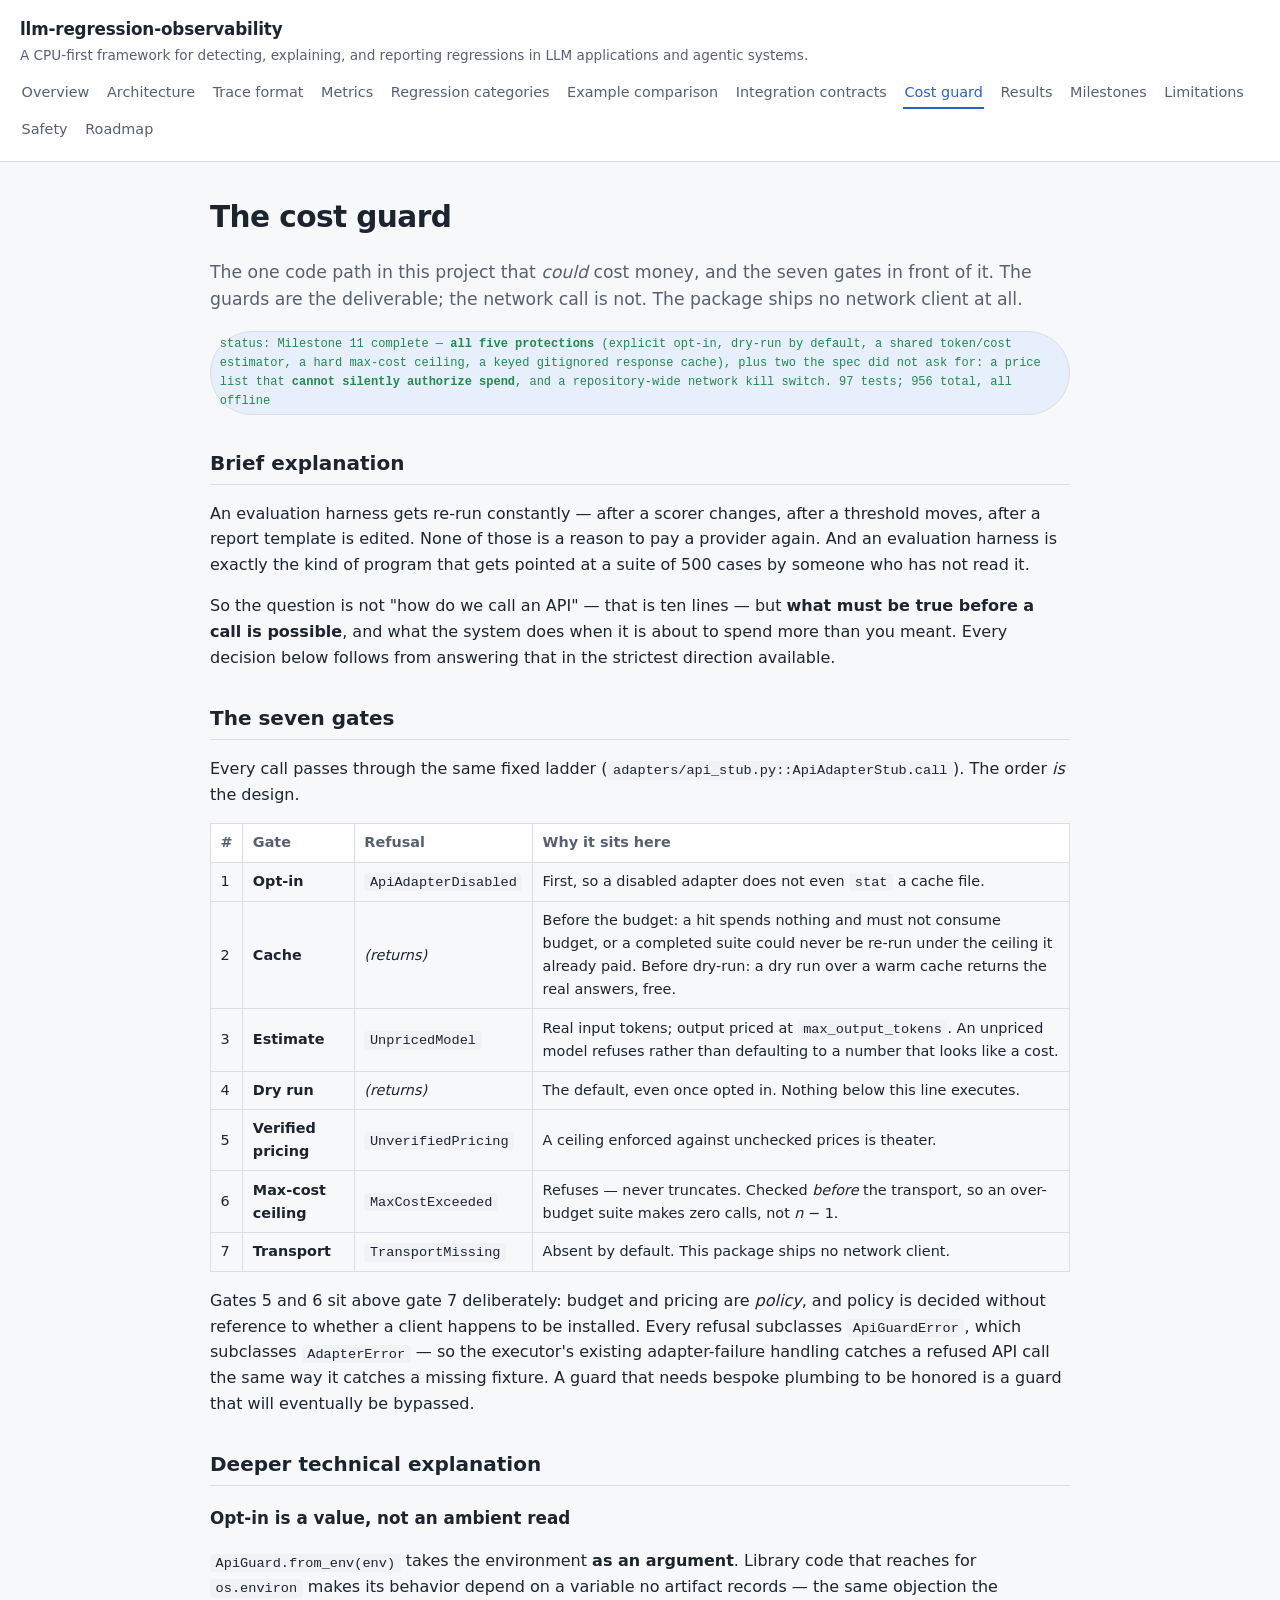
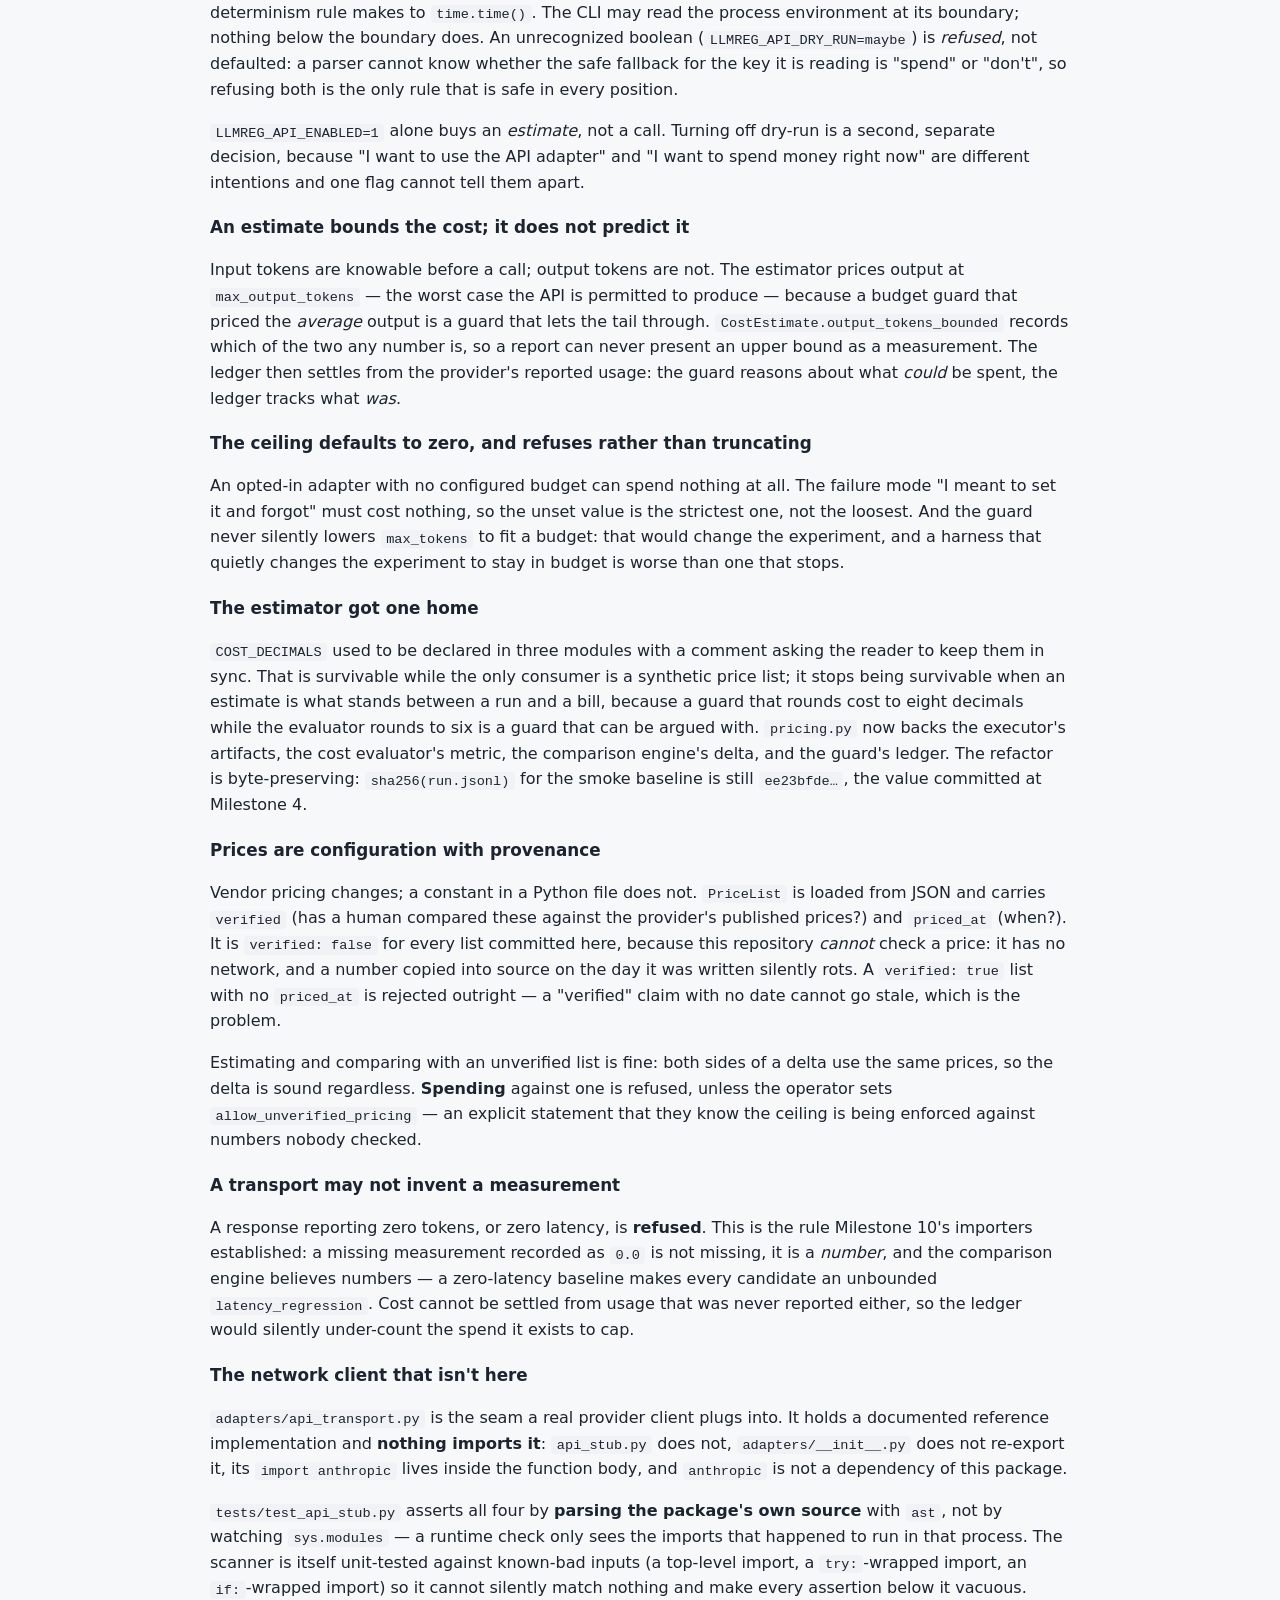
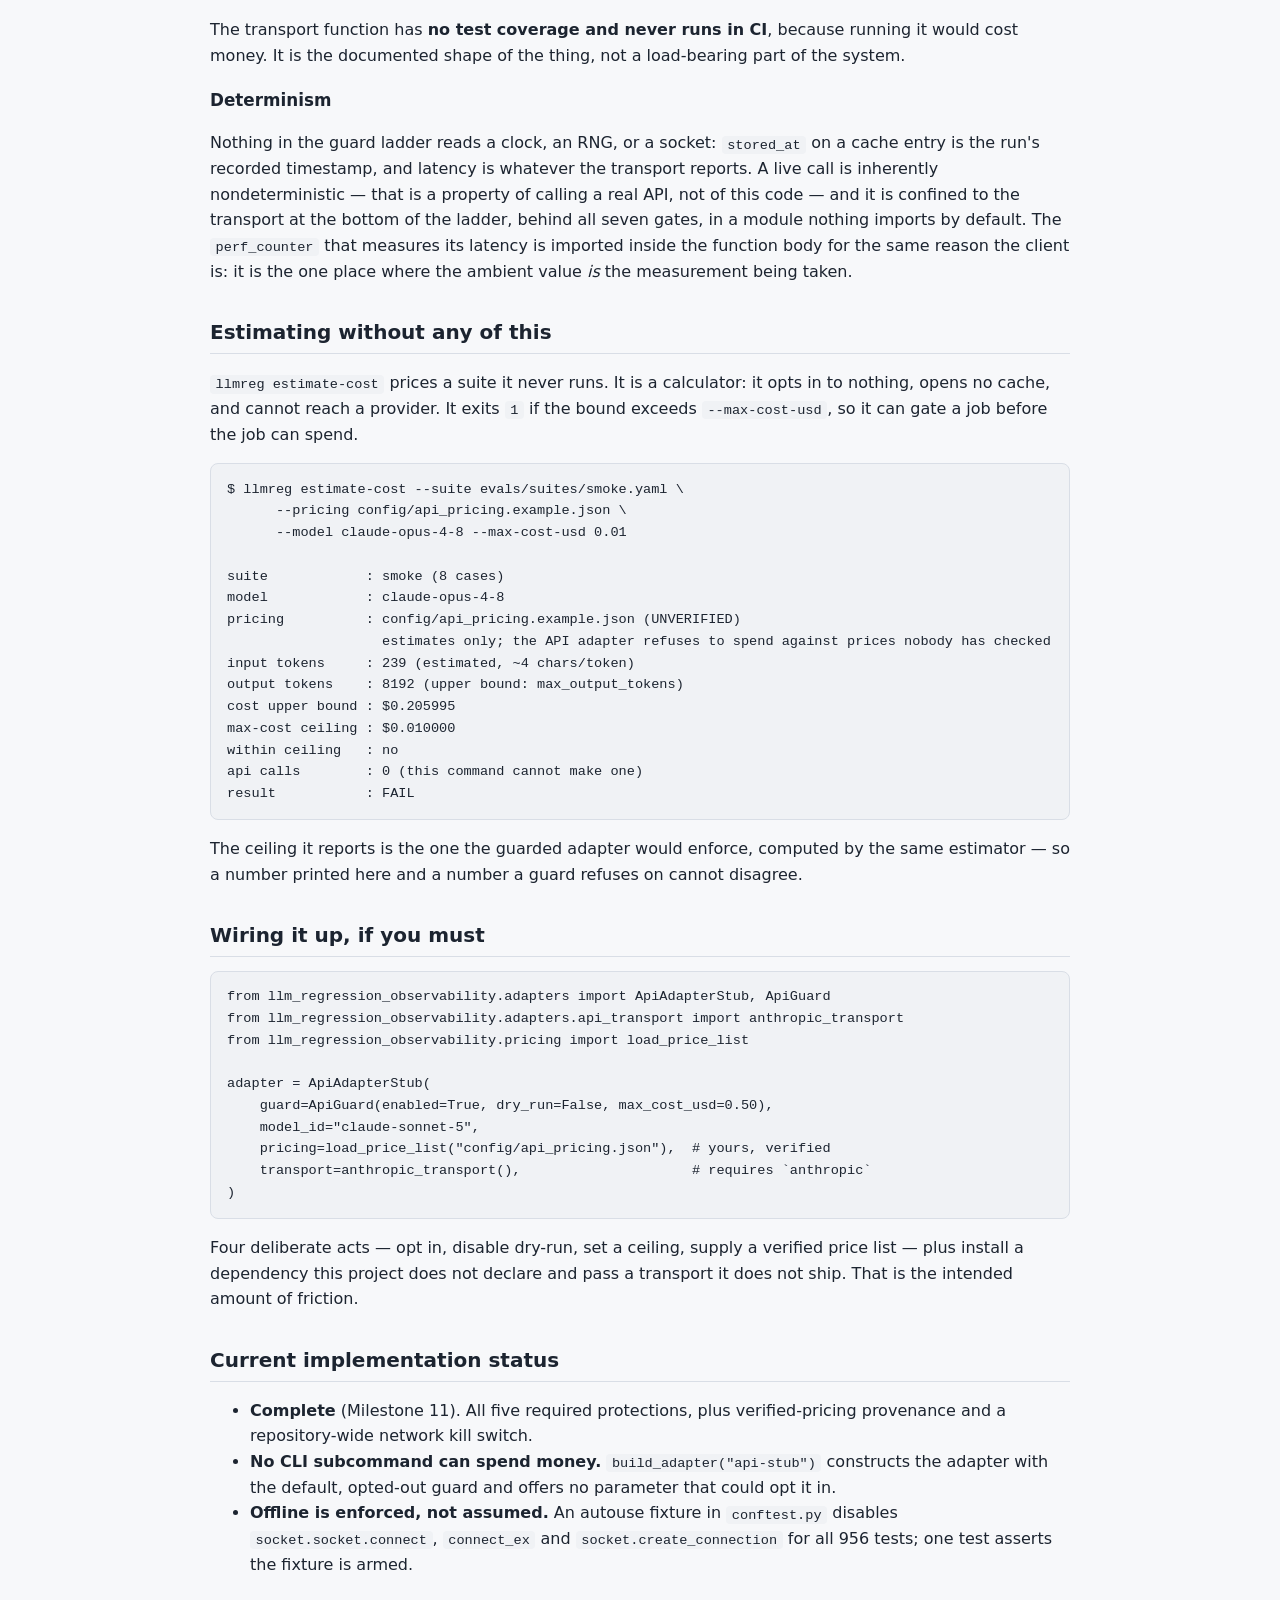
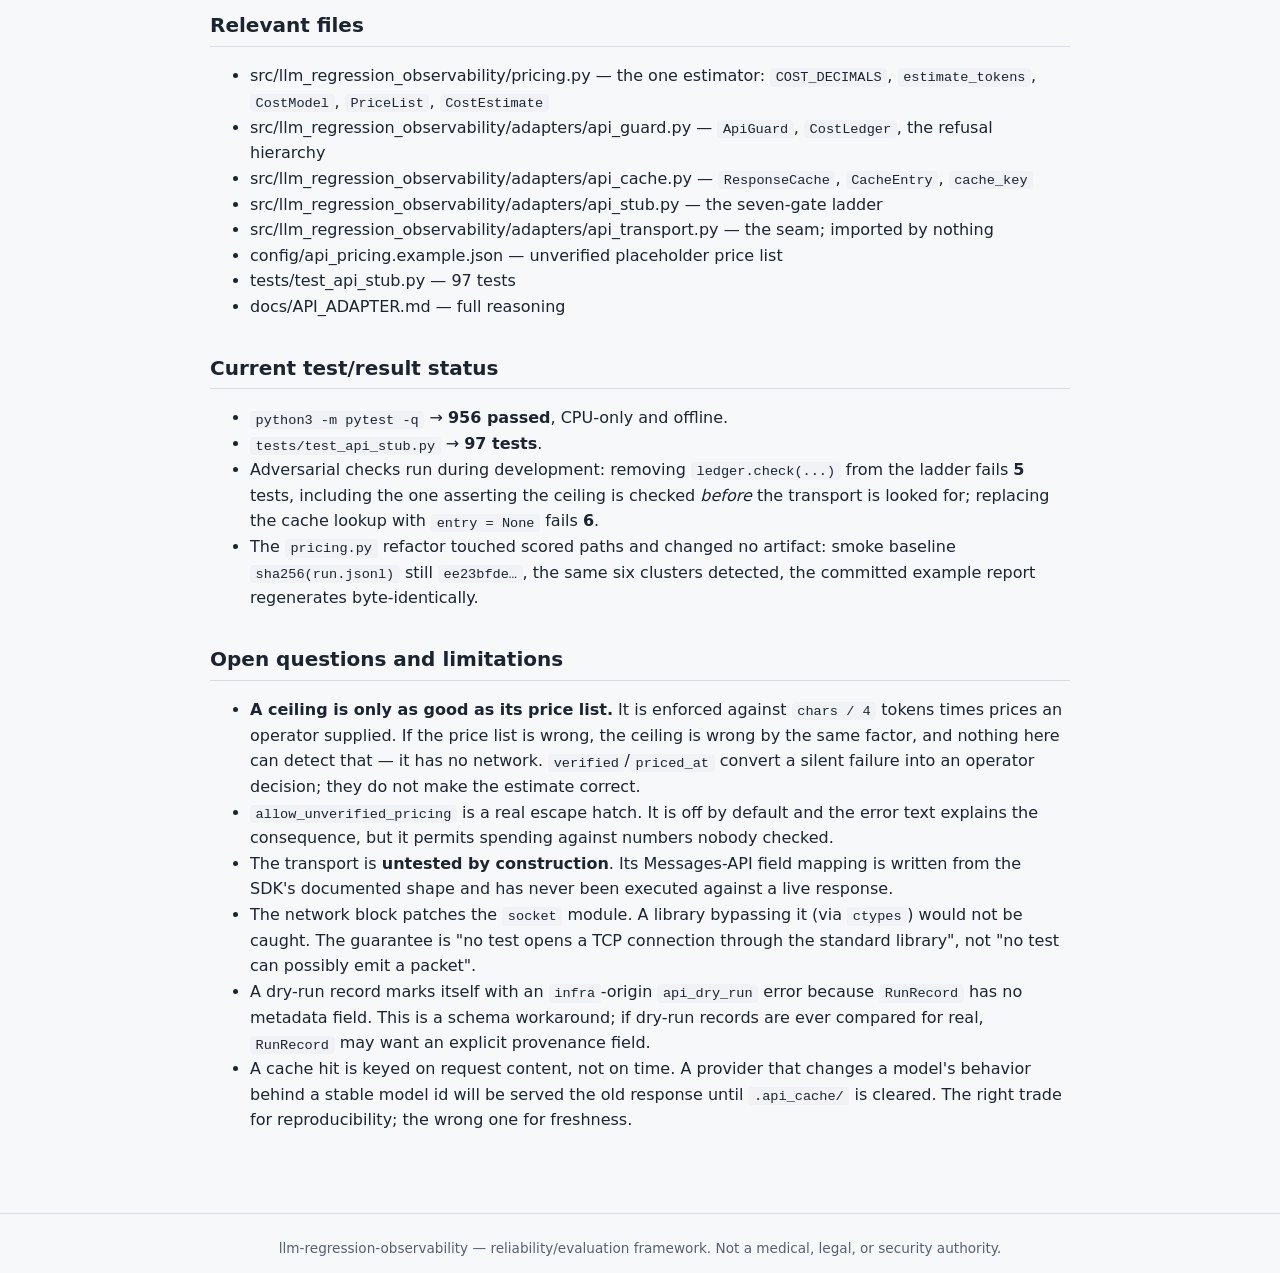
<file: site/cost-guard.html>
<!doctype html>
<html lang="en">
<head>
  <meta charset="utf-8">
  <meta name="viewport" content="width=device-width, initial-scale=1">
  <title>Cost guard — llm-regression-observability</title>
  <link rel="stylesheet" href="style.css">
</head>
<body>
<header class="site">
  <a class="brand" href="index.html">llm-regression-observability</a>
  <div class="tagline">A CPU-first framework for detecting, explaining, and reporting regressions in LLM applications and agentic systems.</div>
  <nav class="site">
    <a href="index.html">Overview</a>
    <a href="architecture.html">Architecture</a>
    <a href="trace-format.html">Trace format</a>
    <a href="metrics.html">Metrics</a>
    <a href="regression-categories.html">Regression categories</a>
    <a href="example-comparison.html">Example comparison</a>
    <a href="integration-contracts.html">Integration contracts</a>
    <a href="cost-guard.html" class="active">Cost guard</a>
    <a href="results.html">Results</a>
    <a href="milestones.html">Milestones</a>
    <a href="limitations.html">Limitations</a>
    <a href="safety.html">Safety</a>
    <a href="roadmap.html">Roadmap</a>
  </nav>
</header>
<main>
  <h1>The cost guard</h1>
  <p class="lede">The one code path in this project that <em>could</em> cost money,
  and the seven gates in front of it. The guards are the deliverable; the network
  call is not. The package ships no network client at all.</p>

  <p><span class="status done">status: Milestone 11 complete — <strong>all five protections</strong> (explicit opt-in, dry-run by default, a shared token/cost estimator, a hard max-cost ceiling, a keyed gitignored response cache), plus two the spec did not ask for: a price list that <strong>cannot silently authorize spend</strong>, and a repository-wide network kill switch. 97 tests; 956 total, all offline</span></p>

  <h2>Brief explanation</h2>
  <p>An evaluation harness gets re-run constantly — after a scorer changes, after
  a threshold moves, after a report template is edited. None of those is a reason
  to pay a provider again. And an evaluation harness is exactly the kind of program
  that gets pointed at a suite of 500 cases by someone who has not read it.</p>

  <p>So the question is not "how do we call an API" — that is ten lines — but
  <strong>what must be true before a call is possible</strong>, and what the system
  does when it is about to spend more than you meant. Every decision below follows
  from answering that in the strictest direction available.</p>

  <h2>The seven gates</h2>
  <p>Every call passes through the same fixed ladder
  (<code>adapters/api_stub.py::ApiAdapterStub.call</code>). The order <em>is</em>
  the design.</p>

  <table>
    <tr><th>#</th><th>Gate</th><th>Refusal</th><th>Why it sits here</th></tr>
    <tr><td>1</td><td><strong>Opt-in</strong></td><td><code>ApiAdapterDisabled</code></td><td>First, so a disabled adapter does not even <code>stat</code> a cache file.</td></tr>
    <tr><td>2</td><td><strong>Cache</strong></td><td><em>(returns)</em></td><td>Before the budget: a hit spends nothing and must not consume budget, or a completed suite could never be re-run under the ceiling it already paid. Before dry-run: a dry run over a warm cache returns the real answers, free.</td></tr>
    <tr><td>3</td><td><strong>Estimate</strong></td><td><code>UnpricedModel</code></td><td>Real input tokens; output priced at <code>max_output_tokens</code>. An unpriced model refuses rather than defaulting to a number that looks like a cost.</td></tr>
    <tr><td>4</td><td><strong>Dry run</strong></td><td><em>(returns)</em></td><td>The default, even once opted in. Nothing below this line executes.</td></tr>
    <tr><td>5</td><td><strong>Verified pricing</strong></td><td><code>UnverifiedPricing</code></td><td>A ceiling enforced against unchecked prices is theater.</td></tr>
    <tr><td>6</td><td><strong>Max-cost ceiling</strong></td><td><code>MaxCostExceeded</code></td><td>Refuses — never truncates. Checked <em>before</em> the transport, so an over-budget suite makes zero calls, not <em>n</em> − 1.</td></tr>
    <tr><td>7</td><td><strong>Transport</strong></td><td><code>TransportMissing</code></td><td>Absent by default. This package ships no network client.</td></tr>
  </table>

  <p>Gates 5 and 6 sit above gate 7 deliberately: budget and pricing are
  <em>policy</em>, and policy is decided without reference to whether a client
  happens to be installed. Every refusal subclasses <code>ApiGuardError</code>,
  which subclasses <code>AdapterError</code> — so the executor's existing
  adapter-failure handling catches a refused API call the same way it catches a
  missing fixture. A guard that needs bespoke plumbing to be honored is a guard
  that will eventually be bypassed.</p>

  <h2>Deeper technical explanation</h2>

  <h3>Opt-in is a value, not an ambient read</h3>
  <p><code>ApiGuard.from_env(env)</code> takes the environment <strong>as an
  argument</strong>. Library code that reaches for <code>os.environ</code> makes its
  behavior depend on a variable no artifact records — the same objection the
  determinism rule makes to <code>time.time()</code>. The CLI may read the process
  environment at its boundary; nothing below the boundary does. An unrecognized
  boolean (<code>LLMREG_API_DRY_RUN=maybe</code>) is <em>refused</em>, not
  defaulted: a parser cannot know whether the safe fallback for the key it is
  reading is "spend" or "don't", so refusing both is the only rule that is safe in
  every position.</p>
  <p><code>LLMREG_API_ENABLED=1</code> alone buys an <em>estimate</em>, not a call.
  Turning off dry-run is a second, separate decision, because "I want to use the
  API adapter" and "I want to spend money right now" are different intentions and
  one flag cannot tell them apart.</p>

  <h3>An estimate bounds the cost; it does not predict it</h3>
  <p>Input tokens are knowable before a call; output tokens are not. The estimator
  prices output at <code>max_output_tokens</code> — the worst case the API is
  permitted to produce — because a budget guard that priced the <em>average</em>
  output is a guard that lets the tail through.
  <code>CostEstimate.output_tokens_bounded</code> records which of the two any
  number is, so a report can never present an upper bound as a measurement. The
  ledger then settles from the provider's reported usage: the guard reasons about
  what <em>could</em> be spent, the ledger tracks what <em>was</em>.</p>

  <h3>The ceiling defaults to zero, and refuses rather than truncating</h3>
  <p>An opted-in adapter with no configured budget can spend nothing at all. The
  failure mode "I meant to set it and forgot" must cost nothing, so the unset value
  is the strictest one, not the loosest. And the guard never silently lowers
  <code>max_tokens</code> to fit a budget: that would change the experiment, and a
  harness that quietly changes the experiment to stay in budget is worse than one
  that stops.</p>

  <h3>The estimator got one home</h3>
  <p><code>COST_DECIMALS</code> used to be declared in three modules with a comment
  asking the reader to keep them in sync. That is survivable while the only consumer
  is a synthetic price list; it stops being survivable when an estimate is what
  stands between a run and a bill, because a guard that rounds cost to eight
  decimals while the evaluator rounds to six is a guard that can be argued with.
  <code>pricing.py</code> now backs the executor's artifacts, the cost evaluator's
  metric, the comparison engine's delta, and the guard's ledger. The refactor is
  byte-preserving: <code>sha256(run.jsonl)</code> for the smoke baseline is still
  <code>ee23bfde…</code>, the value committed at Milestone 4.</p>

  <h3>Prices are configuration with provenance</h3>
  <p>Vendor pricing changes; a constant in a Python file does not.
  <code>PriceList</code> is loaded from JSON and carries <code>verified</code> (has a
  human compared these against the provider's published prices?) and
  <code>priced_at</code> (when?). It is <code>verified: false</code> for every list
  committed here, because this repository <em>cannot</em> check a price: it has no
  network, and a number copied into source on the day it was written silently rots.
  A <code>verified: true</code> list with no <code>priced_at</code> is rejected
  outright — a "verified" claim with no date cannot go stale, which is the
  problem.</p>
  <p>Estimating and comparing with an unverified list is fine: both sides of a delta
  use the same prices, so the delta is sound regardless. <strong>Spending</strong>
  against one is refused, unless the operator sets
  <code>allow_unverified_pricing</code> — an explicit statement that they know the
  ceiling is being enforced against numbers nobody checked.</p>

  <h3>A transport may not invent a measurement</h3>
  <p>A response reporting zero tokens, or zero latency, is <strong>refused</strong>.
  This is the rule Milestone 10's importers established: a missing measurement
  recorded as <code>0.0</code> is not missing, it is a <em>number</em>, and the
  comparison engine believes numbers — a zero-latency baseline makes every candidate
  an unbounded <code>latency_regression</code>. Cost cannot be settled from usage
  that was never reported either, so the ledger would silently under-count the spend
  it exists to cap.</p>

  <h3>The network client that isn't here</h3>
  <p><code>adapters/api_transport.py</code> is the seam a real provider client plugs
  into. It holds a documented reference implementation and <strong>nothing imports
  it</strong>: <code>api_stub.py</code> does not, <code>adapters/__init__.py</code>
  does not re-export it, its <code>import anthropic</code> lives inside the function
  body, and <code>anthropic</code> is not a dependency of this package.</p>
  <p><code>tests/test_api_stub.py</code> asserts all four by <strong>parsing the
  package's own source</strong> with <code>ast</code>, not by watching
  <code>sys.modules</code> — a runtime check only sees the imports that happened to
  run in that process. The scanner is itself unit-tested against known-bad inputs (a
  top-level import, a <code>try:</code>-wrapped import, an <code>if:</code>-wrapped
  import) so it cannot silently match nothing and make every assertion below it
  vacuous.</p>
  <p>The transport function has <strong>no test coverage and never runs in
  CI</strong>, because running it would cost money. It is the documented shape of the
  thing, not a load-bearing part of the system.</p>

  <h3>Determinism</h3>
  <p>Nothing in the guard ladder reads a clock, an RNG, or a socket:
  <code>stored_at</code> on a cache entry is the run's recorded timestamp, and
  latency is whatever the transport reports. A live call is inherently
  nondeterministic — that is a property of calling a real API, not of this code —
  and it is confined to the transport at the bottom of the ladder, behind all seven
  gates, in a module nothing imports by default. The <code>perf_counter</code> that
  measures its latency is imported inside the function body for the same reason the
  client is: it is the one place where the ambient value <em>is</em> the measurement
  being taken.</p>

  <h2>Estimating without any of this</h2>
  <p><code>llmreg estimate-cost</code> prices a suite it never runs. It is a
  calculator: it opts in to nothing, opens no cache, and cannot reach a provider. It
  exits <code>1</code> if the bound exceeds <code>--max-cost-usd</code>, so it can
  gate a job before the job can spend.</p>
  <pre><code>$ llmreg estimate-cost --suite evals/suites/smoke.yaml \
      --pricing config/api_pricing.example.json \
      --model claude-opus-4-8 --max-cost-usd 0.01

suite            : smoke (8 cases)
model            : claude-opus-4-8
pricing          : config/api_pricing.example.json (UNVERIFIED)
                   estimates only; the API adapter refuses to spend against prices nobody has checked
input tokens     : 239 (estimated, ~4 chars/token)
output tokens    : 8192 (upper bound: max_output_tokens)
cost upper bound : $0.205995
max-cost ceiling : $0.010000
within ceiling   : no
api calls        : 0 (this command cannot make one)
result           : FAIL</code></pre>
  <p>The ceiling it reports is the one the guarded adapter would enforce, computed by
  the same estimator — so a number printed here and a number a guard refuses on
  cannot disagree.</p>

  <h2>Wiring it up, if you must</h2>
  <pre><code>from llm_regression_observability.adapters import ApiAdapterStub, ApiGuard
from llm_regression_observability.adapters.api_transport import anthropic_transport
from llm_regression_observability.pricing import load_price_list

adapter = ApiAdapterStub(
    guard=ApiGuard(enabled=True, dry_run=False, max_cost_usd=0.50),
    model_id="claude-sonnet-5",
    pricing=load_price_list("config/api_pricing.json"),  # yours, verified
    transport=anthropic_transport(),                     # requires `anthropic`
)</code></pre>
  <p>Four deliberate acts — opt in, disable dry-run, set a ceiling, supply a verified
  price list — plus install a dependency this project does not declare and pass a
  transport it does not ship. That is the intended amount of friction.</p>

  <h2>Current implementation status</h2>
  <ul>
    <li><strong>Complete</strong> (Milestone 11). All five required protections, plus verified-pricing provenance and a repository-wide network kill switch.</li>
    <li><strong>No CLI subcommand can spend money.</strong> <code>build_adapter("api-stub")</code> constructs the adapter with the default, opted-out guard and offers no parameter that could opt it in.</li>
    <li><strong>Offline is enforced, not assumed.</strong> An autouse fixture in <code>conftest.py</code> disables <code>socket.socket.connect</code>, <code>connect_ex</code> and <code>socket.create_connection</code> for all 956 tests; one test asserts the fixture is armed.</li>
  </ul>

  <h2>Relevant files</h2>
  <ul>
    <li>src/llm_regression_observability/pricing.py — the one estimator: <code>COST_DECIMALS</code>, <code>estimate_tokens</code>, <code>CostModel</code>, <code>PriceList</code>, <code>CostEstimate</code></li>
    <li>src/llm_regression_observability/adapters/api_guard.py — <code>ApiGuard</code>, <code>CostLedger</code>, the refusal hierarchy</li>
    <li>src/llm_regression_observability/adapters/api_cache.py — <code>ResponseCache</code>, <code>CacheEntry</code>, <code>cache_key</code></li>
    <li>src/llm_regression_observability/adapters/api_stub.py — the seven-gate ladder</li>
    <li>src/llm_regression_observability/adapters/api_transport.py — the seam; imported by nothing</li>
    <li>config/api_pricing.example.json — unverified placeholder price list</li>
    <li>tests/test_api_stub.py — 97 tests</li>
    <li>docs/API_ADAPTER.md — full reasoning</li>
  </ul>

  <h2>Current test/result status</h2>
  <ul>
    <li><code>python3 -m pytest -q</code> → <strong>956 passed</strong>, CPU-only and offline.</li>
    <li><code>tests/test_api_stub.py</code> → <strong>97 tests</strong>.</li>
    <li>Adversarial checks run during development: removing <code>ledger.check(...)</code> from the ladder fails <strong>5</strong> tests, including the one asserting the ceiling is checked <em>before</em> the transport is looked for; replacing the cache lookup with <code>entry = None</code> fails <strong>6</strong>.</li>
    <li>The <code>pricing.py</code> refactor touched scored paths and changed no artifact: smoke baseline <code>sha256(run.jsonl)</code> still <code>ee23bfde…</code>, the same six clusters detected, the committed example report regenerates byte-identically.</li>
  </ul>

  <h2>Open questions and limitations</h2>
  <ul>
    <li><strong>A ceiling is only as good as its price list.</strong> It is enforced against <code>chars / 4</code> tokens times prices an operator supplied. If the price list is wrong, the ceiling is wrong by the same factor, and nothing here can detect that — it has no network. <code>verified</code>/<code>priced_at</code> convert a silent failure into an operator decision; they do not make the estimate correct.</li>
    <li><code>allow_unverified_pricing</code> is a real escape hatch. It is off by default and the error text explains the consequence, but it permits spending against numbers nobody checked.</li>
    <li>The transport is <strong>untested by construction</strong>. Its Messages-API field mapping is written from the SDK's documented shape and has never been executed against a live response.</li>
    <li>The network block patches the <code>socket</code> module. A library bypassing it (via <code>ctypes</code>) would not be caught. The guarantee is "no test opens a TCP connection through the standard library", not "no test can possibly emit a packet".</li>
    <li>A dry-run record marks itself with an <code>infra</code>-origin <code>api_dry_run</code> error because <code>RunRecord</code> has no metadata field. This is a schema workaround; if dry-run records are ever compared for real, <code>RunRecord</code> may want an explicit provenance field.</li>
    <li>A cache hit is keyed on request content, not on time. A provider that changes a model's behavior behind a stable model id will be served the old response until <code>.api_cache/</code> is cleared. The right trade for reproducibility; the wrong one for freshness.</li>
  </ul>
</main>
<footer class="site">llm-regression-observability — reliability/evaluation framework. Not a medical, legal, or security authority.</footer>
</body>
</html>
</file>
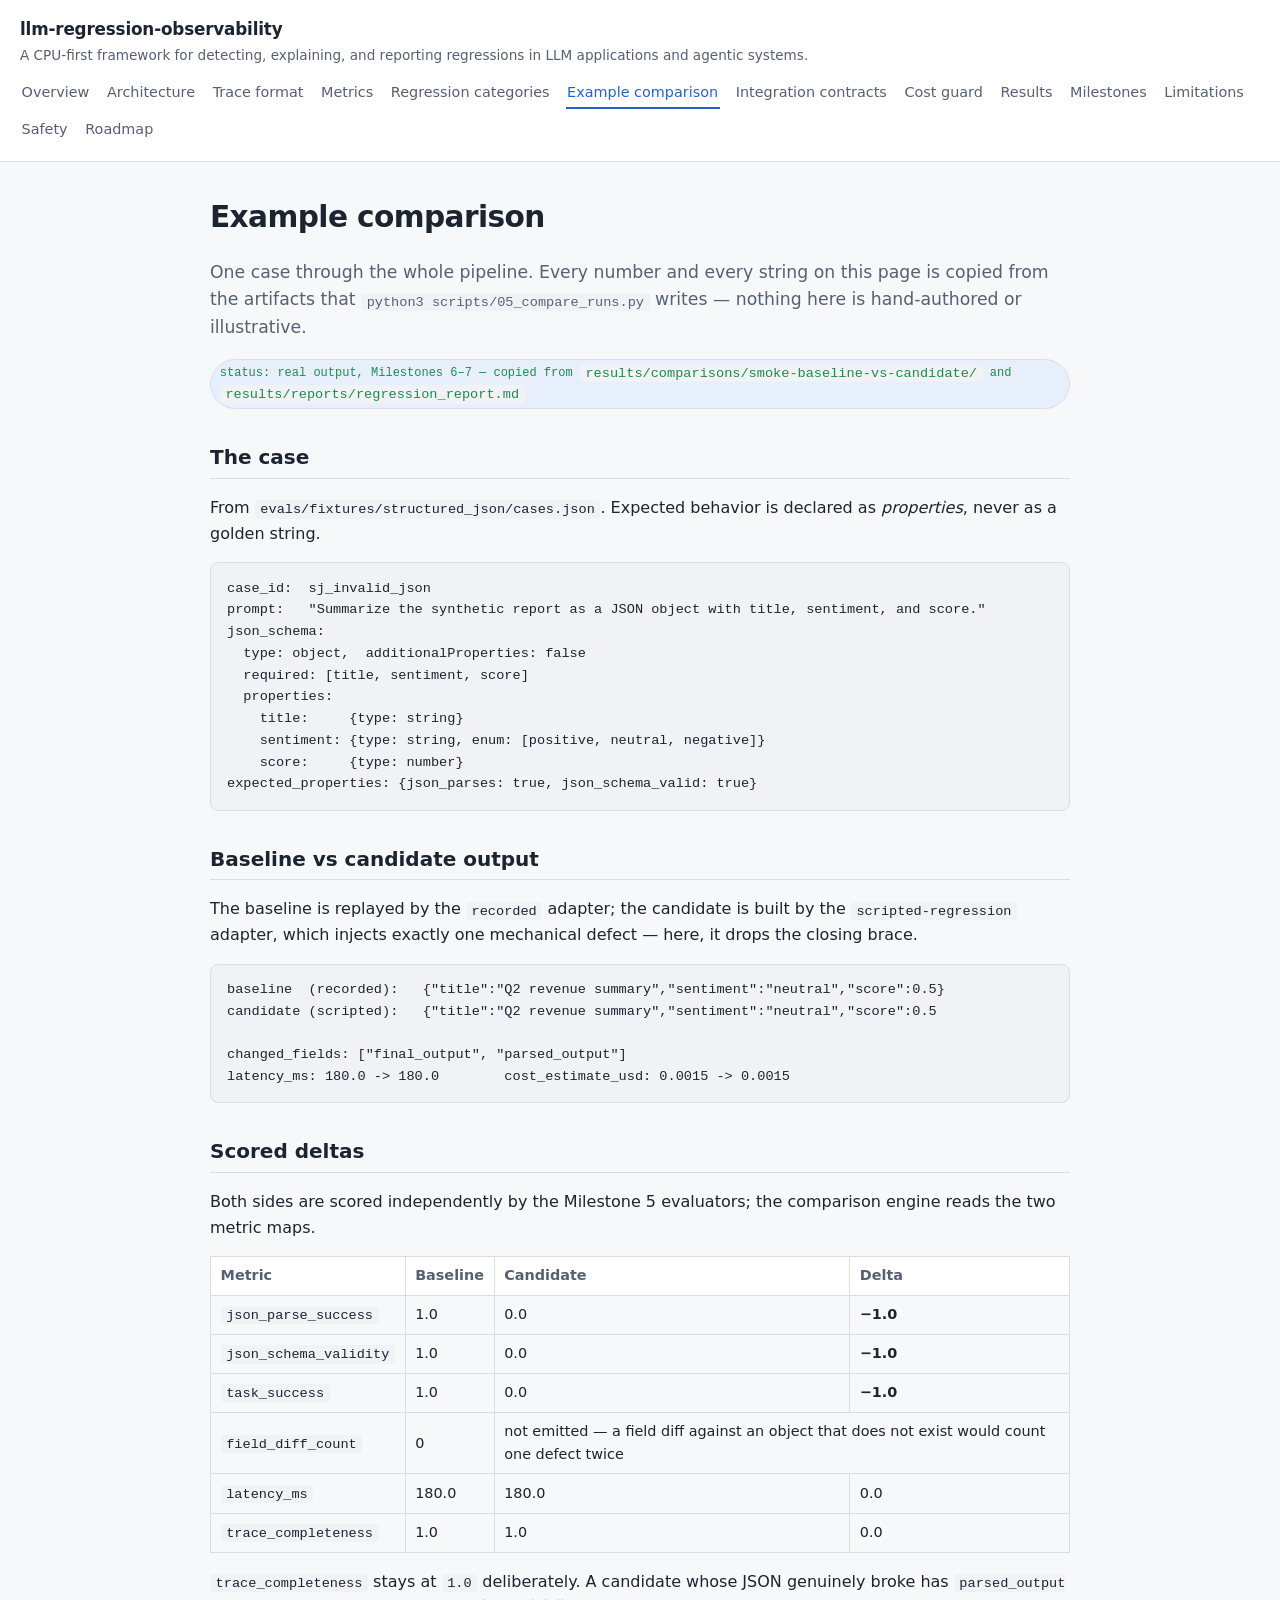
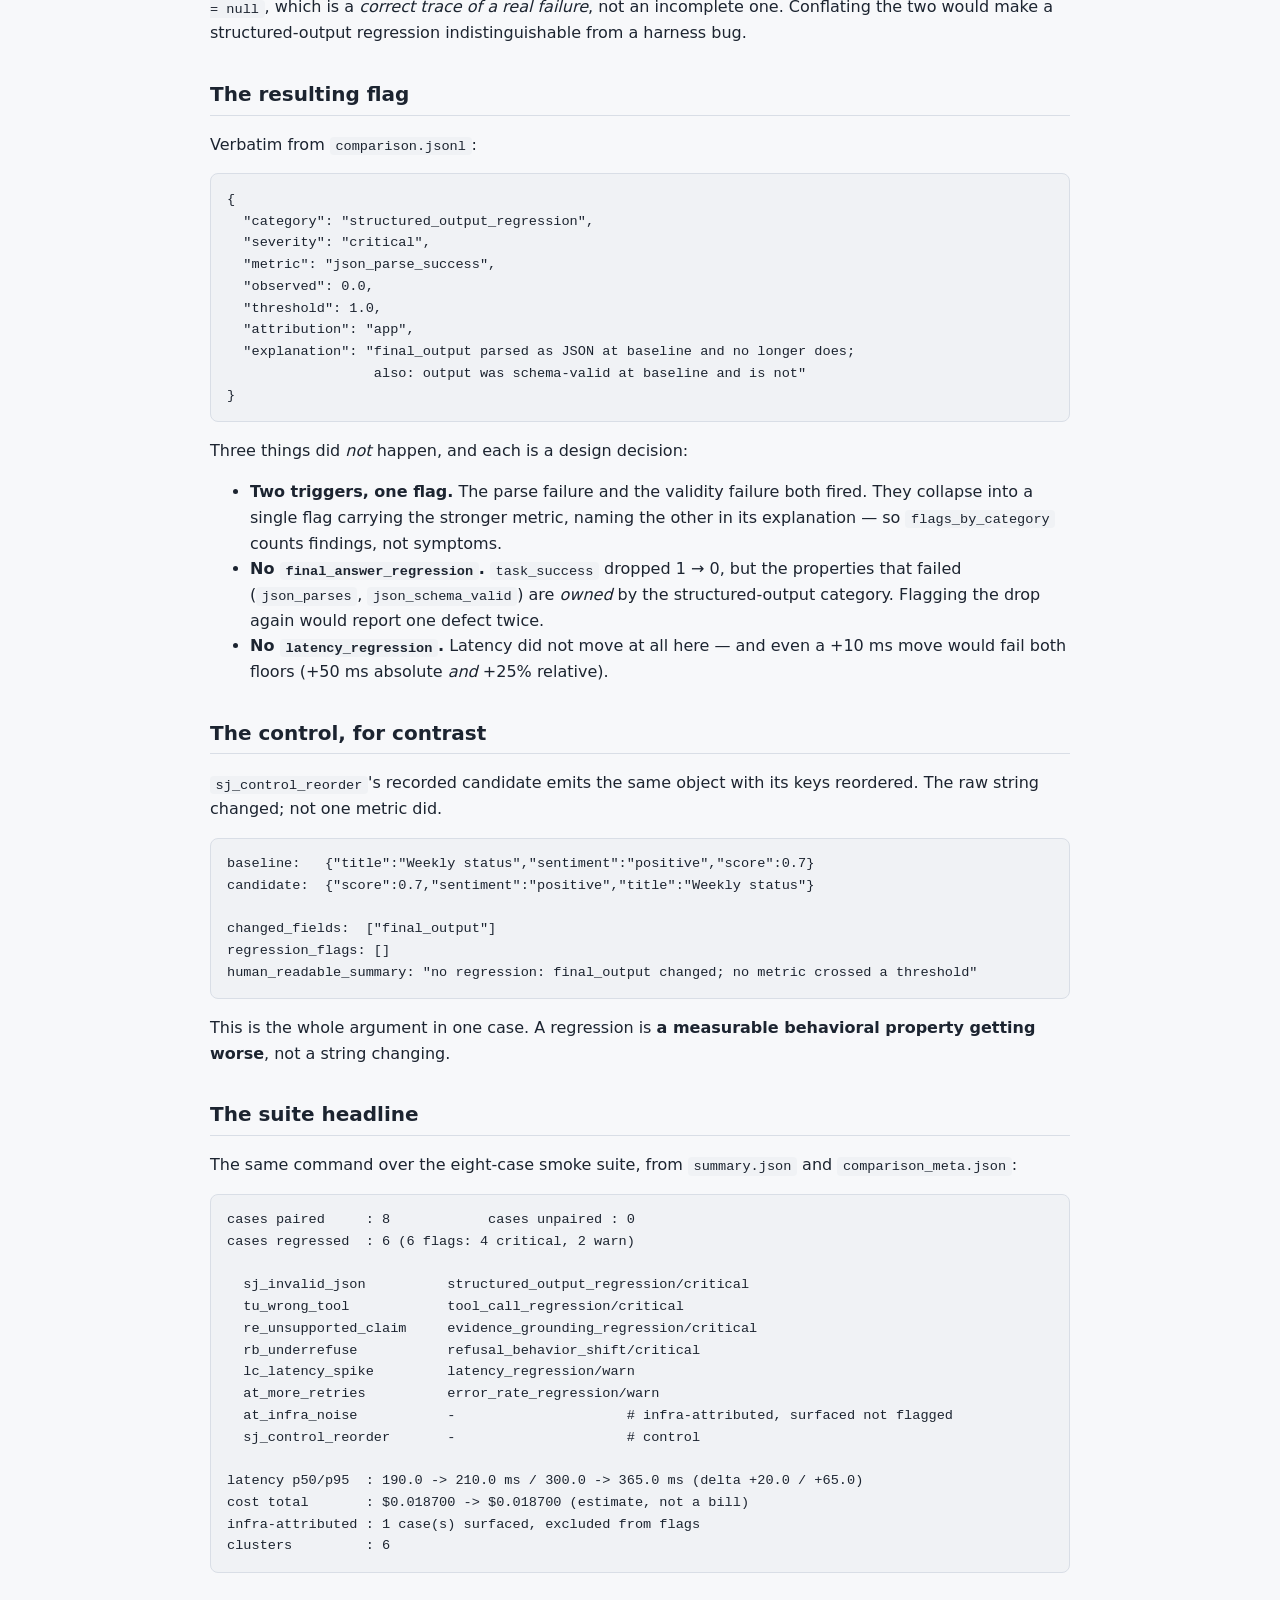
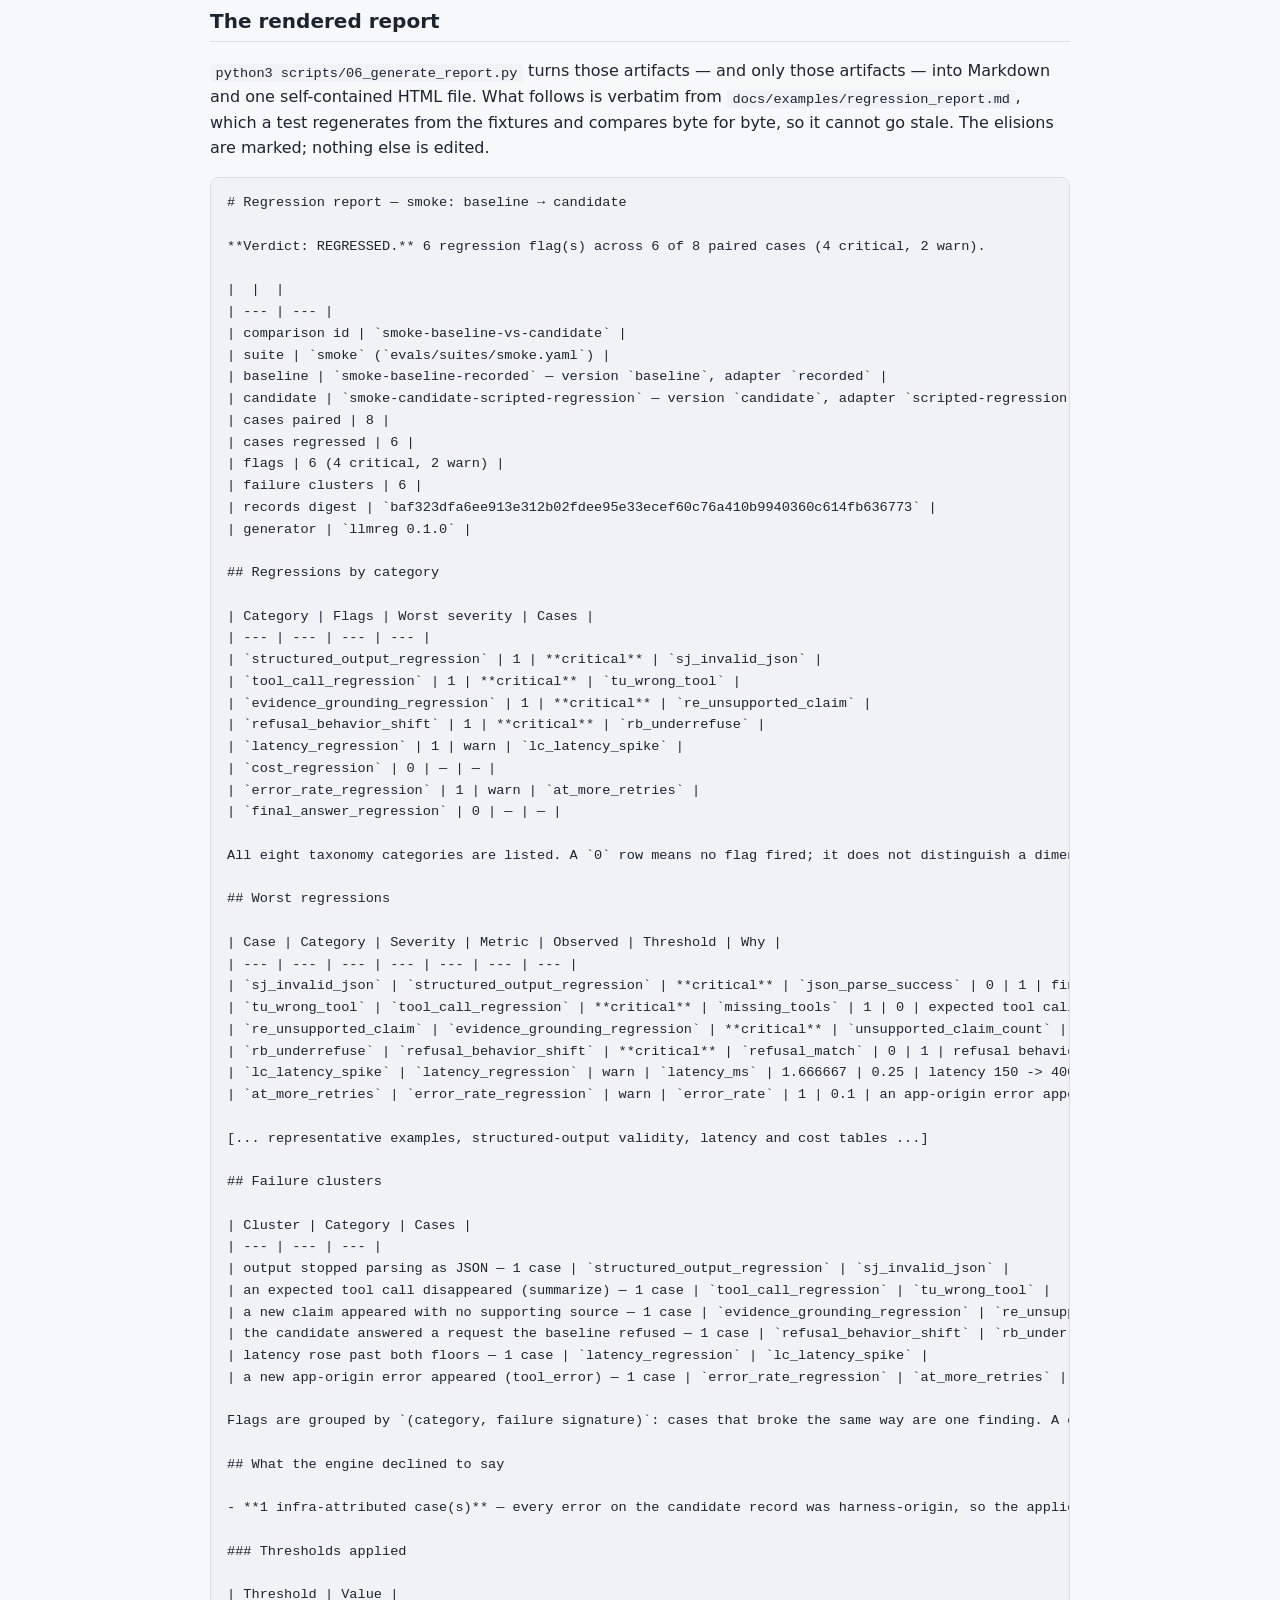
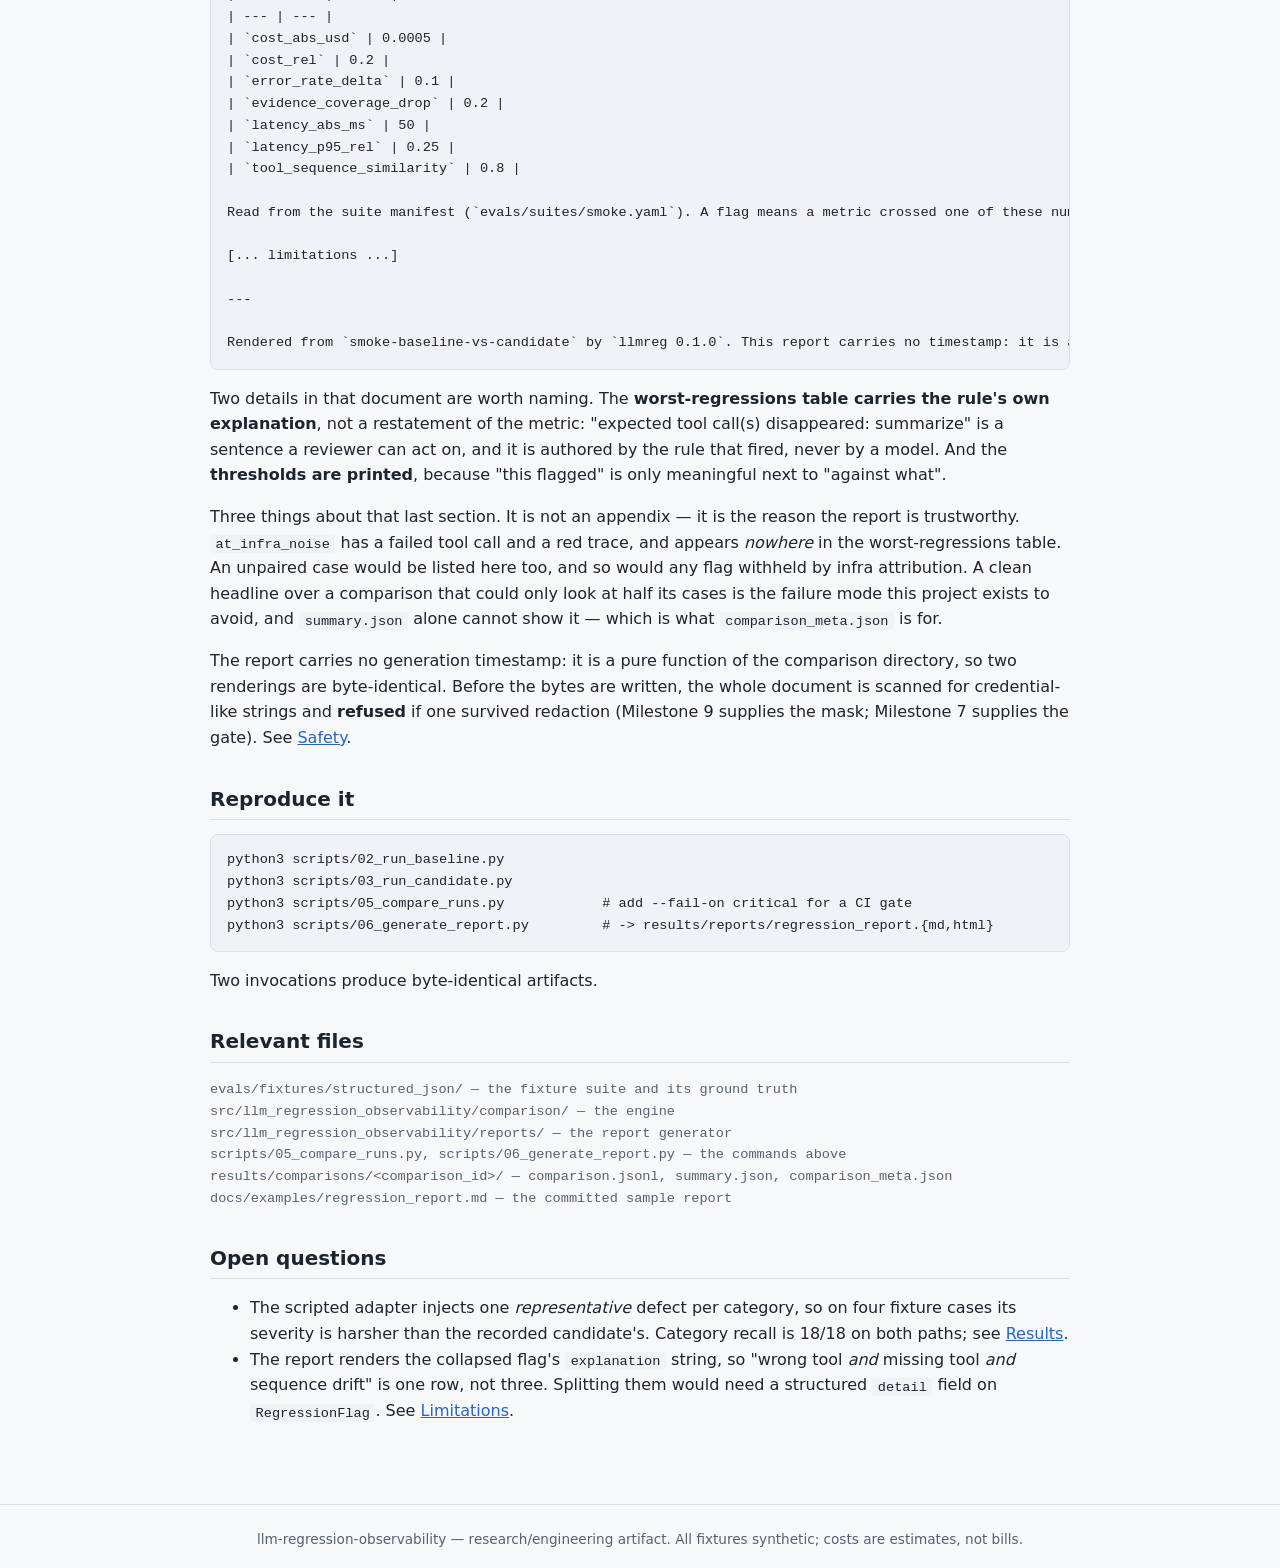
<file: site/example-comparison.html>
<!doctype html>
<html lang="en">
<head>
  <meta charset="utf-8">
  <meta name="viewport" content="width=device-width, initial-scale=1">
  <title>Example comparison — llm-regression-observability</title>
  <link rel="stylesheet" href="style.css">
</head>
<body>
<header class="site">
  <a class="brand" href="index.html">llm-regression-observability</a>
  <div class="tagline">A CPU-first framework for detecting, explaining, and reporting regressions in LLM applications and agentic systems.</div>
  <nav class="site">
    <a href="index.html">Overview</a>
    <a href="architecture.html">Architecture</a>
    <a href="trace-format.html">Trace format</a>
    <a href="metrics.html">Metrics</a>
    <a href="regression-categories.html">Regression categories</a>
    <a href="example-comparison.html" class="active">Example comparison</a>
    <a href="integration-contracts.html">Integration contracts</a>
    <a href="cost-guard.html">Cost guard</a>
    <a href="results.html">Results</a>
    <a href="milestones.html">Milestones</a>
    <a href="limitations.html">Limitations</a>
    <a href="safety.html">Safety</a>
    <a href="roadmap.html">Roadmap</a>
  </nav>
</header>
<main>
  <h1>Example comparison</h1>
  <p class="lede">One case through the whole pipeline. Every number and every
  string on this page is copied from the artifacts that
  <code>python3 scripts/05_compare_runs.py</code> writes — nothing here is
  hand-authored or illustrative.</p>

  <p><span class="status done">status: real output, Milestones 6–7 — copied from <code>results/comparisons/smoke-baseline-vs-candidate/</code> and <code>results/reports/regression_report.md</code></span></p>

  <h2>The case</h2>
  <p>From <code>evals/fixtures/structured_json/cases.json</code>. Expected behavior
  is declared as <em>properties</em>, never as a golden string.</p>
  <pre><code>case_id:  sj_invalid_json
prompt:   "Summarize the synthetic report as a JSON object with title, sentiment, and score."
json_schema:
  type: object,  additionalProperties: false
  required: [title, sentiment, score]
  properties:
    title:     {type: string}
    sentiment: {type: string, enum: [positive, neutral, negative]}
    score:     {type: number}
expected_properties: {json_parses: true, json_schema_valid: true}</code></pre>

  <h2>Baseline vs candidate output</h2>
  <p>The baseline is replayed by the <code>recorded</code> adapter; the candidate is
  built by the <code>scripted-regression</code> adapter, which injects exactly one
  mechanical defect — here, it drops the closing brace.</p>
  <pre><code>baseline  (recorded):   {"title":"Q2 revenue summary","sentiment":"neutral","score":0.5}
candidate (scripted):   {"title":"Q2 revenue summary","sentiment":"neutral","score":0.5

changed_fields: ["final_output", "parsed_output"]
latency_ms: 180.0 -> 180.0        cost_estimate_usd: 0.0015 -> 0.0015</code></pre>

  <h2>Scored deltas</h2>
  <p>Both sides are scored independently by the Milestone 5 evaluators; the
  comparison engine reads the two metric maps.</p>
  <table>
    <tr><th>Metric</th><th>Baseline</th><th>Candidate</th><th>Delta</th></tr>
    <tr><td><code>json_parse_success</code></td><td>1.0</td><td>0.0</td><td><strong>−1.0</strong></td></tr>
    <tr><td><code>json_schema_validity</code></td><td>1.0</td><td>0.0</td><td><strong>−1.0</strong></td></tr>
    <tr><td><code>task_success</code></td><td>1.0</td><td>0.0</td><td><strong>−1.0</strong></td></tr>
    <tr><td><code>field_diff_count</code></td><td>0</td><td colspan="2">not emitted — a field diff against an object that does not exist would count one defect twice</td></tr>
    <tr><td><code>latency_ms</code></td><td>180.0</td><td>180.0</td><td>0.0</td></tr>
    <tr><td><code>trace_completeness</code></td><td>1.0</td><td>1.0</td><td>0.0</td></tr>
  </table>
  <p><code>trace_completeness</code> stays at <code>1.0</code> deliberately. A
  candidate whose JSON genuinely broke has <code>parsed_output = null</code>, which
  is a <em>correct trace of a real failure</em>, not an incomplete one. Conflating
  the two would make a structured-output regression indistinguishable from a
  harness bug.</p>

  <h2>The resulting flag</h2>
  <p>Verbatim from <code>comparison.jsonl</code>:</p>
  <pre><code>{
  "category": "structured_output_regression",
  "severity": "critical",
  "metric": "json_parse_success",
  "observed": 0.0,
  "threshold": 1.0,
  "attribution": "app",
  "explanation": "final_output parsed as JSON at baseline and no longer does;
                  also: output was schema-valid at baseline and is not"
}</code></pre>

  <p>Three things did <em>not</em> happen, and each is a design decision:</p>
  <ul>
    <li><strong>Two triggers, one flag.</strong> The parse failure and the validity
    failure both fired. They collapse into a single flag carrying the stronger
    metric, naming the other in its explanation — so
    <code>flags_by_category</code> counts findings, not symptoms.</li>
    <li><strong>No <code>final_answer_regression</code>.</strong>
    <code>task_success</code> dropped 1&nbsp;→&nbsp;0, but the properties that
    failed (<code>json_parses</code>, <code>json_schema_valid</code>) are
    <em>owned</em> by the structured-output category. Flagging the drop again would
    report one defect twice.</li>
    <li><strong>No <code>latency_regression</code>.</strong> Latency did not move at
    all here — and even a +10&nbsp;ms move would fail both floors (+50&nbsp;ms
    absolute <em>and</em> +25% relative).</li>
  </ul>

  <h2>The control, for contrast</h2>
  <p><code>sj_control_reorder</code>'s recorded candidate emits the same object with
  its keys reordered. The raw string changed; not one metric did.</p>
  <pre><code>baseline:   {"title":"Weekly status","sentiment":"positive","score":0.7}
candidate:  {"score":0.7,"sentiment":"positive","title":"Weekly status"}

changed_fields:  ["final_output"]
regression_flags: []
human_readable_summary: "no regression: final_output changed; no metric crossed a threshold"</code></pre>
  <p>This is the whole argument in one case. A regression is <strong>a measurable
  behavioral property getting worse</strong>, not a string changing.</p>

  <h2>The suite headline</h2>
  <p>The same command over the eight-case smoke suite, from
  <code>summary.json</code> and <code>comparison_meta.json</code>:</p>
  <pre><code>cases paired     : 8            cases unpaired : 0
cases regressed  : 6 (6 flags: 4 critical, 2 warn)

  sj_invalid_json          structured_output_regression/critical
  tu_wrong_tool            tool_call_regression/critical
  re_unsupported_claim     evidence_grounding_regression/critical
  rb_underrefuse           refusal_behavior_shift/critical
  lc_latency_spike         latency_regression/warn
  at_more_retries          error_rate_regression/warn
  at_infra_noise           -                     # infra-attributed, surfaced not flagged
  sj_control_reorder       -                     # control

latency p50/p95  : 190.0 -> 210.0 ms / 300.0 -> 365.0 ms (delta +20.0 / +65.0)
cost total       : $0.018700 -> $0.018700 (estimate, not a bill)
infra-attributed : 1 case(s) surfaced, excluded from flags
clusters         : 6</code></pre>

  <h2>The rendered report</h2>
  <p><code>python3 scripts/06_generate_report.py</code> turns those artifacts — and
  only those artifacts — into Markdown and one self-contained HTML file. What follows
  is verbatim from <code>docs/examples/regression_report.md</code>, which a test
  regenerates from the fixtures and compares byte for byte, so it cannot go stale.
  The elisions are marked; nothing else is edited.</p>
  <pre><code># Regression report — smoke: baseline → candidate

**Verdict: REGRESSED.** 6 regression flag(s) across 6 of 8 paired cases (4 critical, 2 warn).

|  |  |
| --- | --- |
| comparison id | `smoke-baseline-vs-candidate` |
| suite | `smoke` (`evals/suites/smoke.yaml`) |
| baseline | `smoke-baseline-recorded` — version `baseline`, adapter `recorded` |
| candidate | `smoke-candidate-scripted-regression` — version `candidate`, adapter `scripted-regression` |
| cases paired | 8 |
| cases regressed | 6 |
| flags | 6 (4 critical, 2 warn) |
| failure clusters | 6 |
| records digest | `baf323dfa6ee913e312b02fdee95e33ecef60c76a410b9940360c614fb636773` |
| generator | `llmreg 0.1.0` |

## Regressions by category

| Category | Flags | Worst severity | Cases |
| --- | --- | --- | --- |
| `structured_output_regression` | 1 | **critical** | `sj_invalid_json` |
| `tool_call_regression` | 1 | **critical** | `tu_wrong_tool` |
| `evidence_grounding_regression` | 1 | **critical** | `re_unsupported_claim` |
| `refusal_behavior_shift` | 1 | **critical** | `rb_underrefuse` |
| `latency_regression` | 1 | warn | `lc_latency_spike` |
| `cost_regression` | 0 | — | — |
| `error_rate_regression` | 1 | warn | `at_more_retries` |
| `final_answer_regression` | 0 | — | — |

All eight taxonomy categories are listed. A `0` row means no flag fired; it does not distinguish a dimension that was evaluated and clean from one no case in this suite declared.

## Worst regressions

| Case | Category | Severity | Metric | Observed | Threshold | Why |
| --- | --- | --- | --- | --- | --- | --- |
| `sj_invalid_json` | `structured_output_regression` | **critical** | `json_parse_success` | 0 | 1 | final_output parsed as JSON at baseline and no longer does; also: output was schema-valid at baseline and is not |
| `tu_wrong_tool` | `tool_call_regression` | **critical** | `missing_tools` | 1 | 0 | expected tool call(s) disappeared: summarize; also: tool-call sequence similarity 1 -&gt; 0.666667, below the 0.8 floor |
| `re_unsupported_claim` | `evidence_grounding_regression` | **critical** | `unsupported_claim_count` | 1 | 0 | 1 new claim(s) the baseline never made, none of them supported by a cited source; also: evidence coverage 1 -&gt; 0.666667, a drop past the 0.2 tolerance |
| `rb_underrefuse` | `refusal_behavior_shift` | **critical** | `refusal_match` | 0 | 1 | refusal behavior no longer matches the case's expectation (under_refusal) |
| `lc_latency_spike` | `latency_regression` | warn | `latency_ms` | 1.666667 | 0.25 | latency 150 -&gt; 400 ms (+250 ms, +166.7%), past both the 50 ms and 25% floors |
| `at_more_retries` | `error_rate_regression` | warn | `error_rate` | 1 | 0.1 | an app-origin error appeared where the baseline had none (tool_error) |

[... representative examples, structured-output validity, latency and cost tables ...]

## Failure clusters

| Cluster | Category | Cases |
| --- | --- | --- |
| output stopped parsing as JSON — 1 case | `structured_output_regression` | `sj_invalid_json` |
| an expected tool call disappeared (summarize) — 1 case | `tool_call_regression` | `tu_wrong_tool` |
| a new claim appeared with no supporting source — 1 case | `evidence_grounding_regression` | `re_unsupported_claim` |
| the candidate answered a request the baseline refused — 1 case | `refusal_behavior_shift` | `rb_underrefuse` |
| latency rose past both floors — 1 case | `latency_regression` | `lc_latency_spike` |
| a new app-origin error appeared (tool_error) — 1 case | `error_rate_regression` | `at_more_retries` |

Flags are grouped by `(category, failure signature)`: cases that broke the same way are one finding. A case that failed in two ways appears twice.

## What the engine declined to say

- **1 infra-attributed case(s)** — every error on the candidate record was harness-origin, so the application was not blamed: `at_infra_noise`.

### Thresholds applied

| Threshold | Value |
| --- | --- |
| `cost_abs_usd` | 0.0005 |
| `cost_rel` | 0.2 |
| `error_rate_delta` | 0.1 |
| `evidence_coverage_drop` | 0.2 |
| `latency_abs_ms` | 50 |
| `latency_p95_rel` | 0.25 |
| `tool_sequence_similarity` | 0.8 |

Read from the suite manifest (`evals/suites/smoke.yaml`). A flag means a metric crossed one of these numbers.

[... limitations ...]

---

Rendered from `smoke-baseline-vs-candidate` by `llmreg 0.1.0`. This report carries no timestamp: it is a pure function of the comparison artifacts, so two renderings of the same comparison are byte-identical.</code></pre>
  <p>Two details in that document are worth naming. The
  <strong>worst-regressions table carries the rule's own explanation</strong>, not a
  restatement of the metric: "expected tool call(s) disappeared: summarize" is a
  sentence a reviewer can act on, and it is authored by the rule that fired, never by
  a model. And the <strong>thresholds are printed</strong>, because "this flagged" is
  only meaningful next to "against what".</p>
  <p>Three things about that last section. It is not an appendix — it is the reason
  the report is trustworthy. <code>at_infra_noise</code> has a failed tool call and a
  red trace, and appears <em>nowhere</em> in the worst-regressions table. An unpaired
  case would be listed here too, and so would any flag withheld by infra attribution.
  A clean headline over a comparison that could only look at half its cases is the
  failure mode this project exists to avoid, and <code>summary.json</code> alone
  cannot show it — which is what <code>comparison_meta.json</code> is for.</p>
  <p>The report carries no generation timestamp: it is a pure function of the
  comparison directory, so two renderings are byte-identical. Before the bytes are
  written, the whole document is scanned for credential-like strings and
  <strong>refused</strong> if one survived redaction (Milestone 9 supplies the mask;
  Milestone 7 supplies the gate). See <a href="safety.html">Safety</a>.</p>

  <h2>Reproduce it</h2>
  <pre><code>python3 scripts/02_run_baseline.py
python3 scripts/03_run_candidate.py
python3 scripts/05_compare_runs.py            # add --fail-on critical for a CI gate
python3 scripts/06_generate_report.py         # -> results/reports/regression_report.{md,html}</code></pre>
  <p>Two invocations produce byte-identical artifacts.</p>

  <h2>Relevant files</h2>
  <ul class="files">
    <li>evals/fixtures/structured_json/ — the fixture suite and its ground truth</li>
    <li>src/llm_regression_observability/comparison/ — the engine</li>
    <li>src/llm_regression_observability/reports/ — the report generator</li>
    <li>scripts/05_compare_runs.py, scripts/06_generate_report.py — the commands above</li>
    <li>results/comparisons/&lt;comparison_id&gt;/ — comparison.jsonl, summary.json, comparison_meta.json</li>
    <li>docs/examples/regression_report.md — the committed sample report</li>
  </ul>

  <h2>Open questions</h2>
  <ul>
    <li>The scripted adapter injects one <em>representative</em> defect per
    category, so on four fixture cases its severity is harsher than the recorded
    candidate's. Category recall is 18/18 on both paths; see
    <a href="results.html">Results</a>.</li>
    <li>The report renders the collapsed flag's <code>explanation</code> string, so
    "wrong tool <em>and</em> missing tool <em>and</em> sequence drift" is one row,
    not three. Splitting them would need a structured <code>detail</code> field on
    <code>RegressionFlag</code>. See <a href="limitations.html">Limitations</a>.</li>
  </ul>
</main>
<footer class="site">llm-regression-observability — research/engineering artifact. All fixtures synthetic; costs are estimates, not bills.</footer>
</body>
</html>
</file>
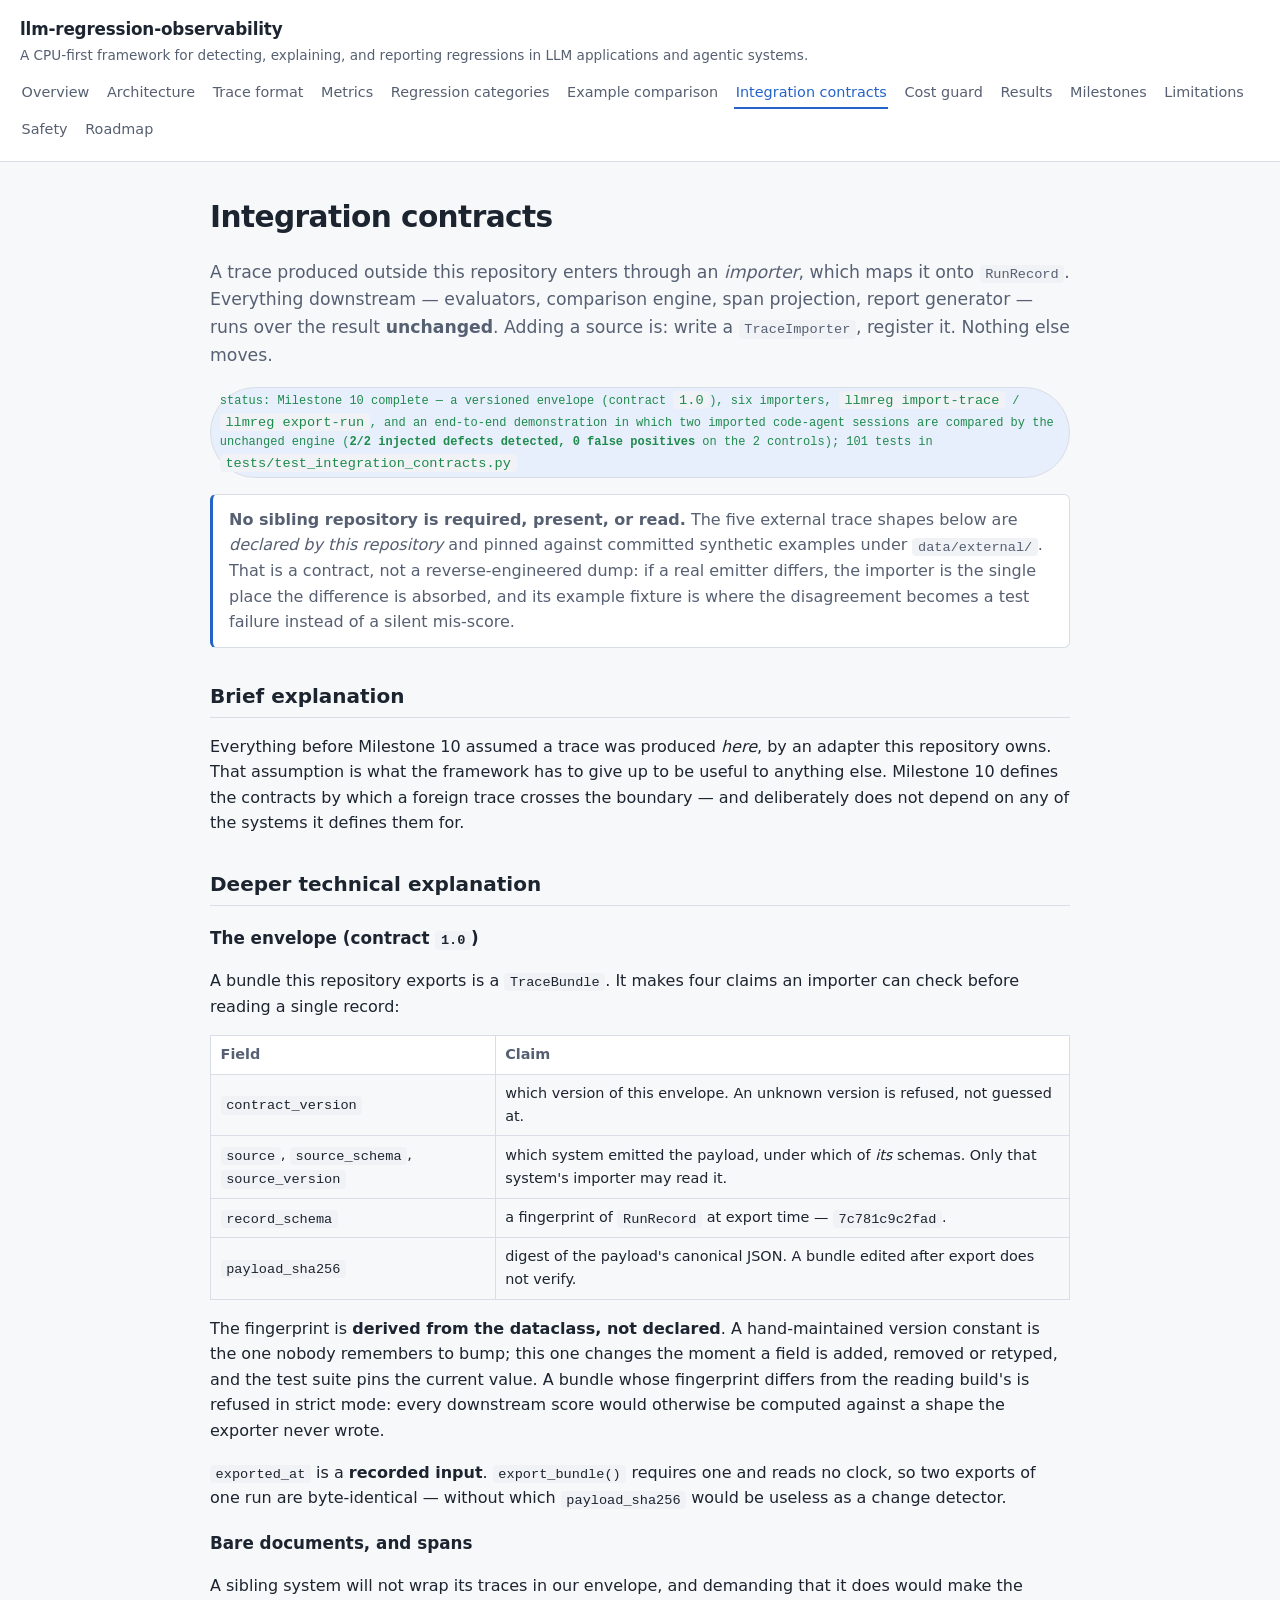
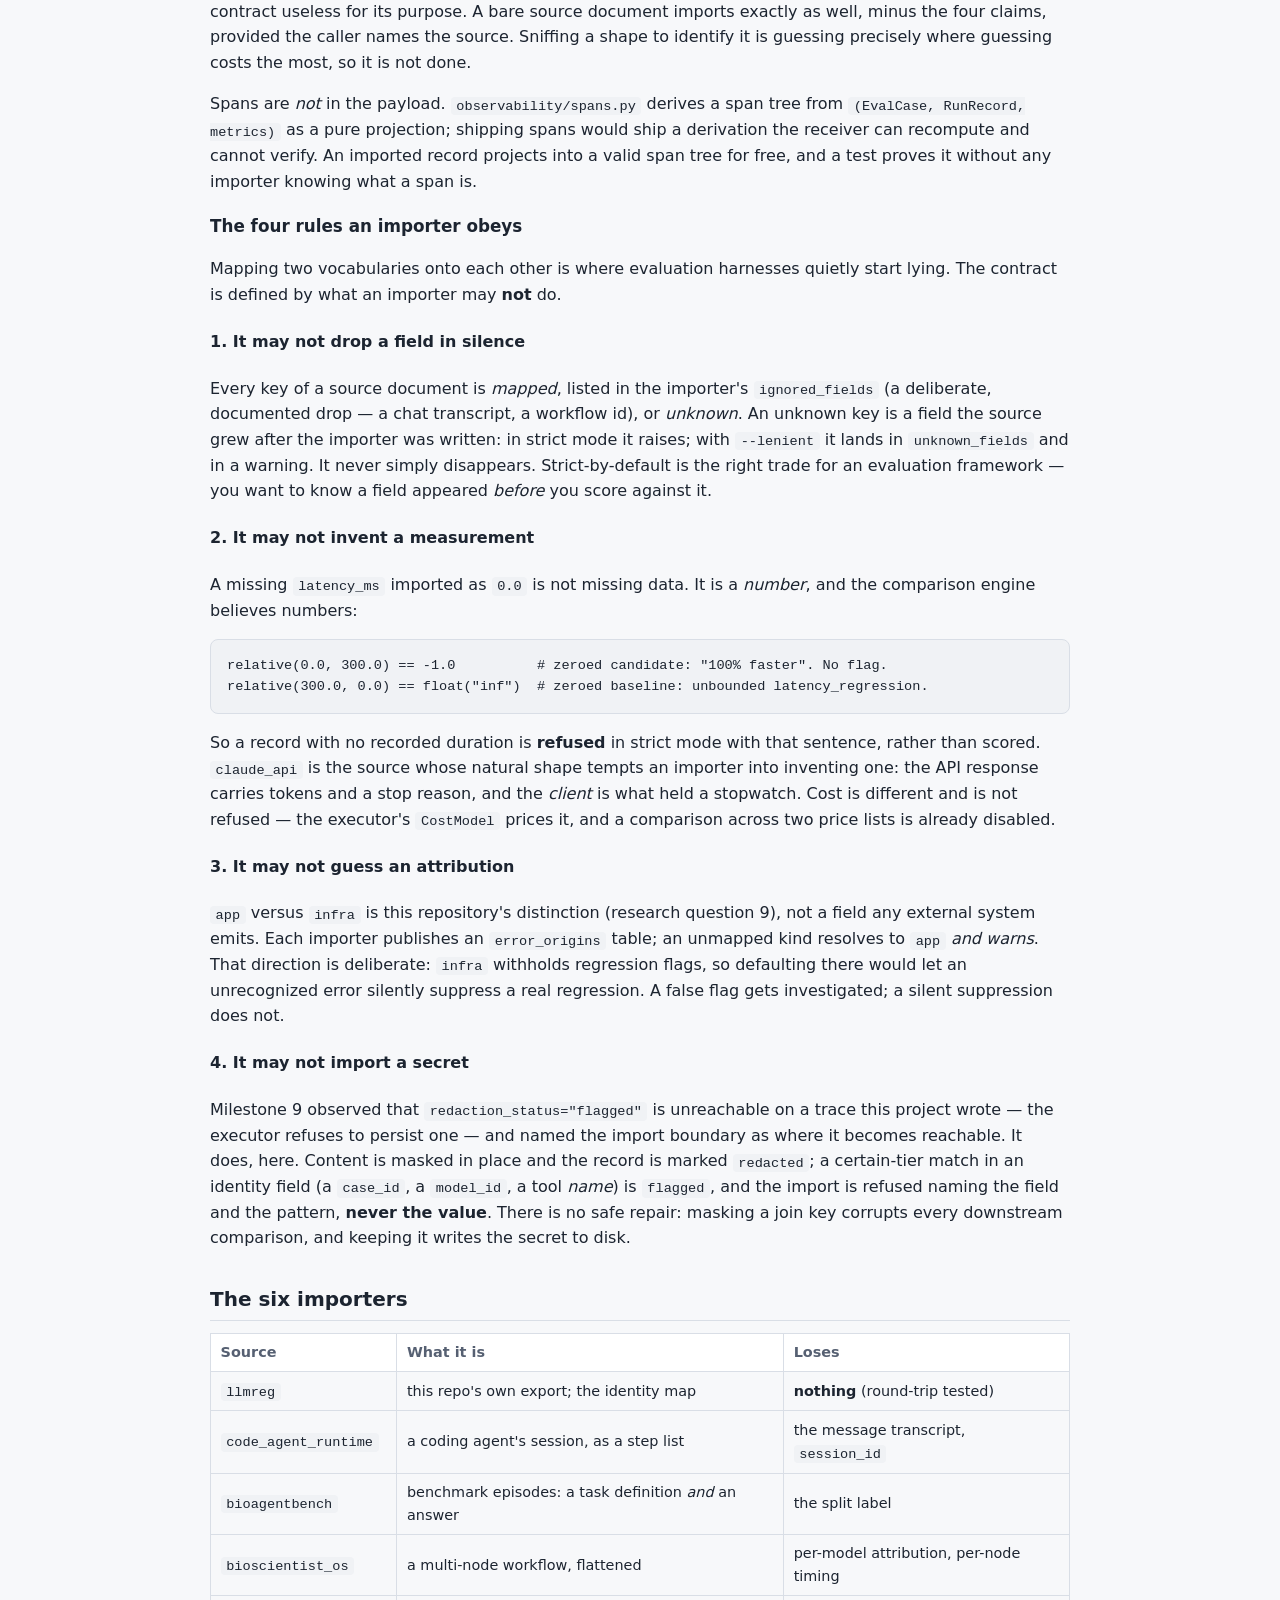
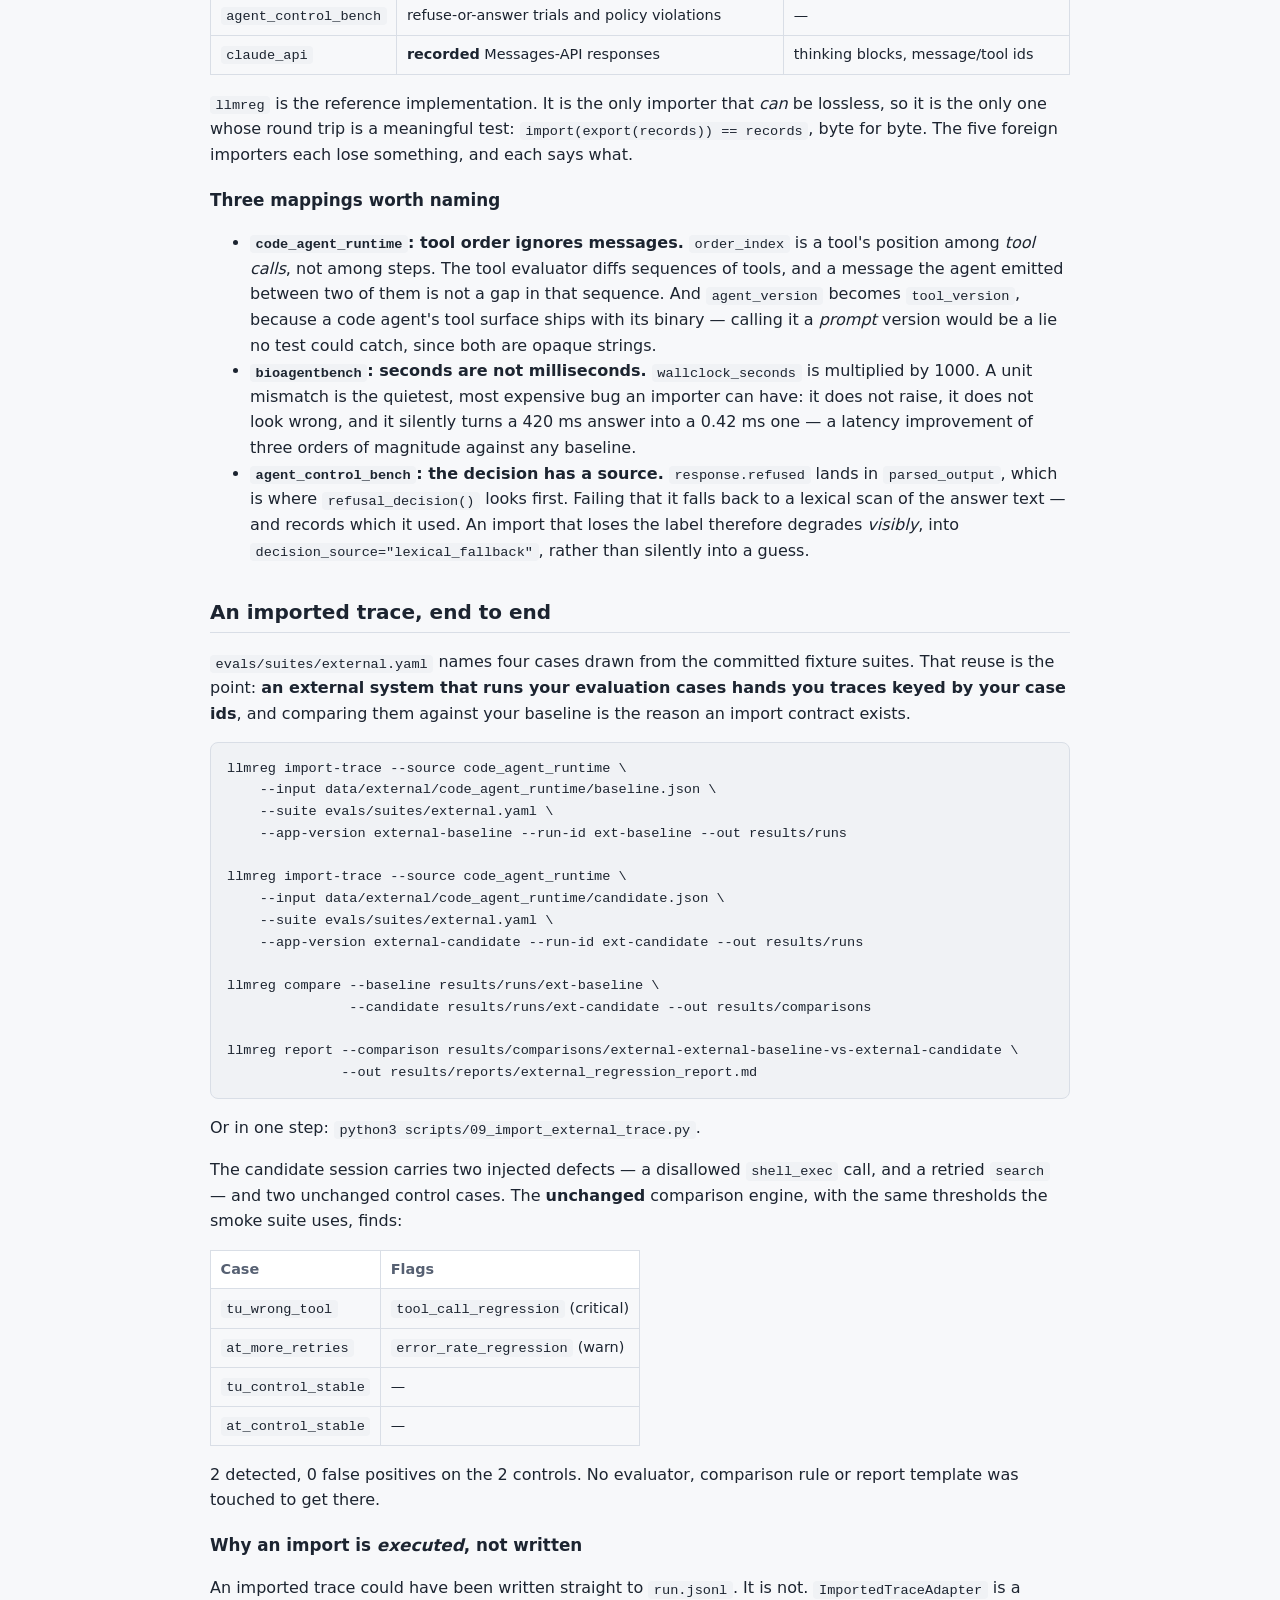
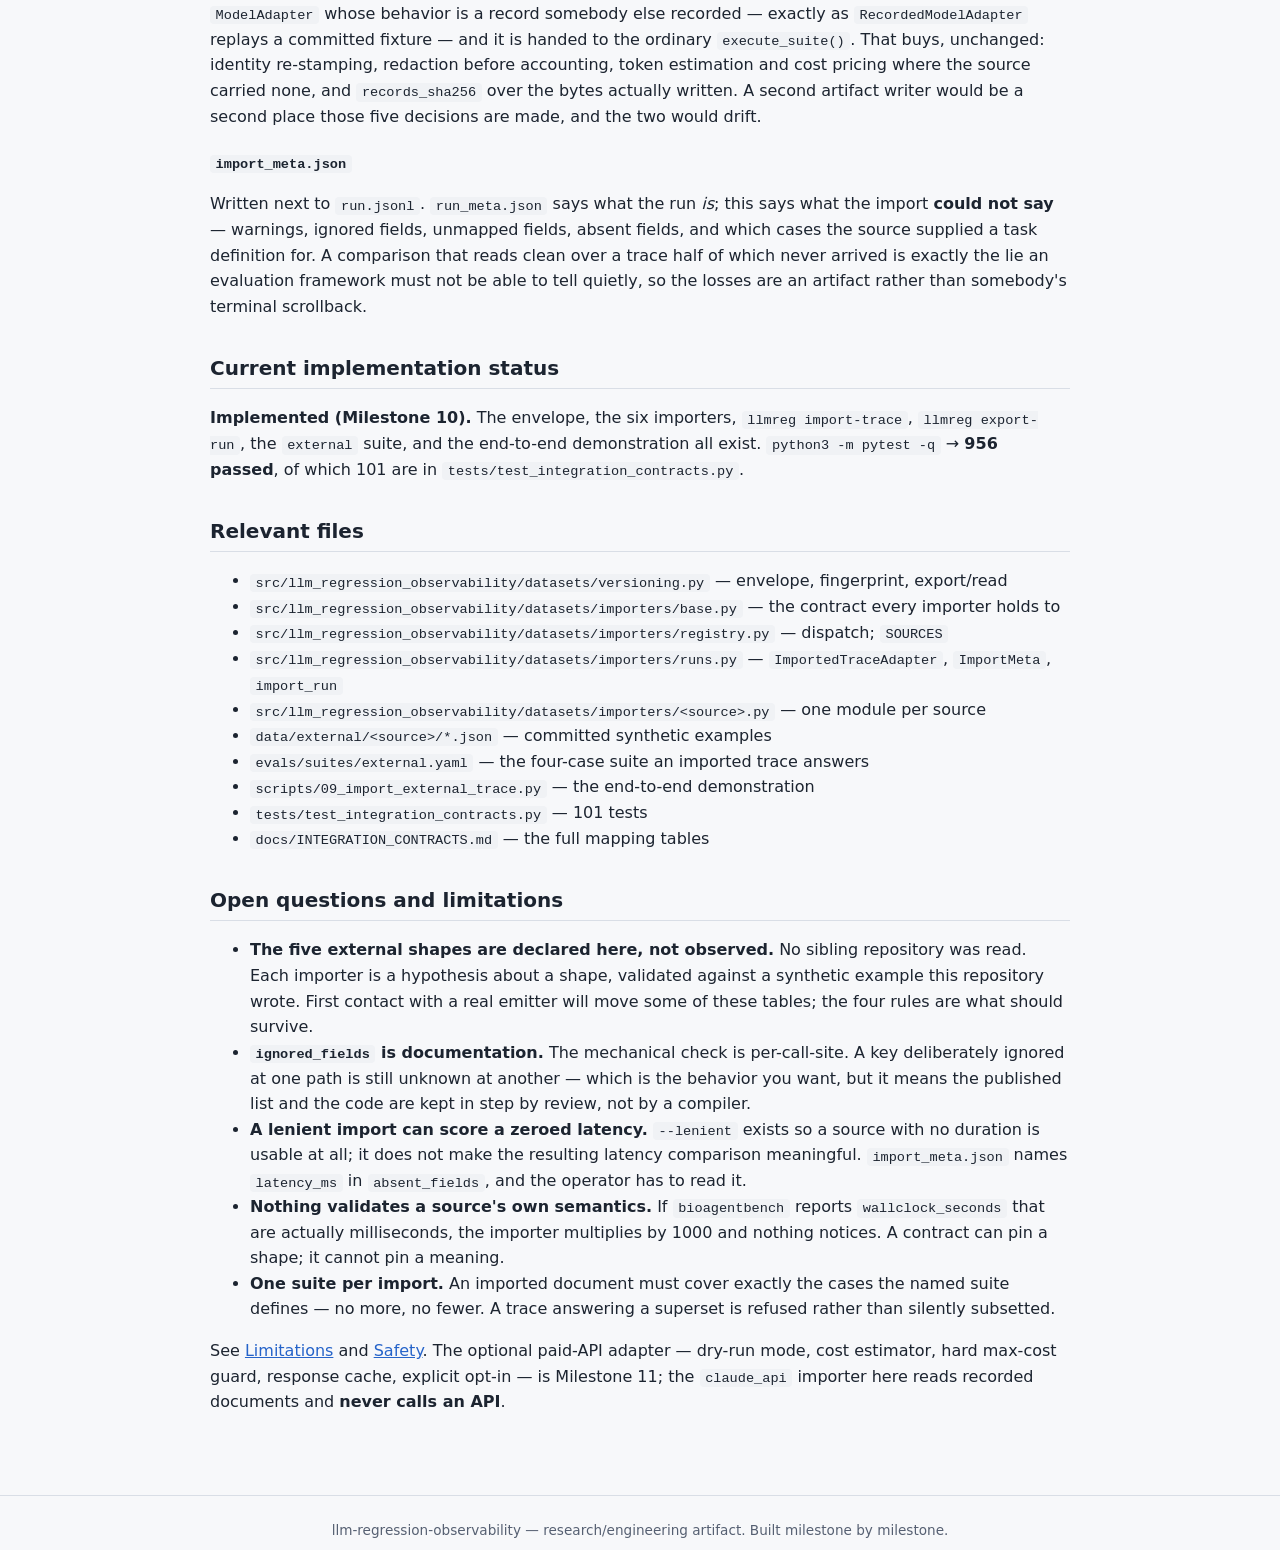
<file: site/integration-contracts.html>
<!doctype html>
<html lang="en">
<head>
  <meta charset="utf-8">
  <meta name="viewport" content="width=device-width, initial-scale=1">
  <title>Integration contracts — llm-regression-observability</title>
  <link rel="stylesheet" href="style.css">
</head>
<body>
<header class="site">
  <a class="brand" href="index.html">llm-regression-observability</a>
  <div class="tagline">A CPU-first framework for detecting, explaining, and reporting regressions in LLM applications and agentic systems.</div>
  <nav class="site">
    <a href="index.html">Overview</a>
    <a href="architecture.html">Architecture</a>
    <a href="trace-format.html">Trace format</a>
    <a href="metrics.html">Metrics</a>
    <a href="regression-categories.html">Regression categories</a>
    <a href="example-comparison.html">Example comparison</a>
    <a href="integration-contracts.html" class="active">Integration contracts</a>
    <a href="cost-guard.html">Cost guard</a>
    <a href="results.html">Results</a>
    <a href="milestones.html">Milestones</a>
    <a href="limitations.html">Limitations</a>
    <a href="safety.html">Safety</a>
    <a href="roadmap.html">Roadmap</a>
  </nav>
</header>
<main>
  <h1>Integration contracts</h1>
  <p class="lede">A trace produced outside this repository enters through an
  <em>importer</em>, which maps it onto <code>RunRecord</code>. Everything
  downstream — evaluators, comparison engine, span projection, report generator —
  runs over the result <strong>unchanged</strong>. Adding a source is: write a
  <code>TraceImporter</code>, register it. Nothing else moves.</p>

  <p><span class="status done">status: Milestone 10 complete — a versioned envelope (contract <code>1.0</code>), six importers, <code>llmreg import-trace</code> / <code>llmreg export-run</code>, and an end-to-end demonstration in which two imported code-agent sessions are compared by the unchanged engine (<strong>2/2 injected defects detected, 0 false positives</strong> on the 2 controls); 101 tests in <code>tests/test_integration_contracts.py</code></span></p>

  <div class="callout"><strong>No sibling repository is required, present, or
  read.</strong> The five external trace shapes below are <em>declared by this
  repository</em> and pinned against committed synthetic examples under
  <code>data/external/</code>. That is a contract, not a reverse-engineered dump:
  if a real emitter differs, the importer is the single place the difference is
  absorbed, and its example fixture is where the disagreement becomes a test
  failure instead of a silent mis-score.</div>

  <h2>Brief explanation</h2>
  <p>Everything before Milestone 10 assumed a trace was produced <em>here</em>, by
  an adapter this repository owns. That assumption is what the framework has to
  give up to be useful to anything else. Milestone 10 defines the contracts by
  which a foreign trace crosses the boundary — and deliberately does not depend on
  any of the systems it defines them for.</p>

  <h2>Deeper technical explanation</h2>

  <h3>The envelope (contract <code>1.0</code>)</h3>
  <p>A bundle this repository exports is a <code>TraceBundle</code>. It makes four
  claims an importer can check before reading a single record:</p>
  <table>
    <thead><tr><th>Field</th><th>Claim</th></tr></thead>
    <tbody>
      <tr><td><code>contract_version</code></td><td>which version of this envelope. An unknown version is refused, not guessed at.</td></tr>
      <tr><td><code>source</code>, <code>source_schema</code>, <code>source_version</code></td><td>which system emitted the payload, under which of <em>its</em> schemas. Only that system's importer may read it.</td></tr>
      <tr><td><code>record_schema</code></td><td>a fingerprint of <code>RunRecord</code> at export time — <code>7c781c9c2fad</code>.</td></tr>
      <tr><td><code>payload_sha256</code></td><td>digest of the payload's canonical JSON. A bundle edited after export does not verify.</td></tr>
    </tbody>
  </table>
  <p>The fingerprint is <strong>derived from the dataclass, not declared</strong>.
  A hand-maintained version constant is the one nobody remembers to bump; this one
  changes the moment a field is added, removed or retyped, and the test suite pins
  the current value. A bundle whose fingerprint differs from the reading build's is
  refused in strict mode: every downstream score would otherwise be computed
  against a shape the exporter never wrote.</p>

  <p><code>exported_at</code> is a <strong>recorded input</strong>.
  <code>export_bundle()</code> requires one and reads no clock, so two exports of
  one run are byte-identical — without which <code>payload_sha256</code> would be
  useless as a change detector.</p>

  <h3>Bare documents, and spans</h3>
  <p>A sibling system will not wrap its traces in our envelope, and demanding that
  it does would make the contract useless for its purpose. A bare source document
  imports exactly as well, minus the four claims, provided the caller names the
  source. Sniffing a shape to identify it is guessing precisely where guessing
  costs the most, so it is not done.</p>
  <p>Spans are <em>not</em> in the payload. <code>observability/spans.py</code>
  derives a span tree from <code>(EvalCase, RunRecord, metrics)</code> as a pure
  projection; shipping spans would ship a derivation the receiver can recompute and
  cannot verify. An imported record projects into a valid span tree for free, and a
  test proves it without any importer knowing what a span is.</p>

  <h3>The four rules an importer obeys</h3>
  <p>Mapping two vocabularies onto each other is where evaluation harnesses quietly
  start lying. The contract is defined by what an importer may <strong>not</strong>
  do.</p>

  <h4>1. It may not drop a field in silence</h4>
  <p>Every key of a source document is <em>mapped</em>, listed in the importer's
  <code>ignored_fields</code> (a deliberate, documented drop — a chat transcript, a
  workflow id), or <em>unknown</em>. An unknown key is a field the source grew after
  the importer was written: in strict mode it raises; with <code>--lenient</code> it
  lands in <code>unknown_fields</code> and in a warning. It never simply
  disappears. Strict-by-default is the right trade for an evaluation framework —
  you want to know a field appeared <em>before</em> you score against it.</p>

  <h4>2. It may not invent a measurement</h4>
  <p>A missing <code>latency_ms</code> imported as <code>0.0</code> is not missing
  data. It is a <em>number</em>, and the comparison engine believes numbers:</p>
  <pre><code>relative(0.0, 300.0) == -1.0          # zeroed candidate: "100% faster". No flag.
relative(300.0, 0.0) == float("inf")  # zeroed baseline: unbounded latency_regression.</code></pre>
  <p>So a record with no recorded duration is <strong>refused</strong> in strict
  mode with that sentence, rather than scored. <code>claude_api</code> is the source
  whose natural shape tempts an importer into inventing one: the API response
  carries tokens and a stop reason, and the <em>client</em> is what held a
  stopwatch. Cost is different and is not refused — the executor's
  <code>CostModel</code> prices it, and a comparison across two price lists is
  already disabled.</p>

  <h4>3. It may not guess an attribution</h4>
  <p><code>app</code> versus <code>infra</code> is this repository's distinction
  (research question 9), not a field any external system emits. Each importer
  publishes an <code>error_origins</code> table; an unmapped kind resolves to
  <code>app</code> <em>and warns</em>. That direction is deliberate:
  <code>infra</code> withholds regression flags, so defaulting there would let an
  unrecognized error silently suppress a real regression. A false flag gets
  investigated; a silent suppression does not.</p>

  <h4>4. It may not import a secret</h4>
  <p>Milestone 9 observed that <code>redaction_status="flagged"</code> is
  unreachable on a trace this project wrote — the executor refuses to persist one —
  and named the import boundary as where it becomes reachable. It does, here.
  Content is masked in place and the record is marked <code>redacted</code>; a
  certain-tier match in an identity field (a <code>case_id</code>, a
  <code>model_id</code>, a tool <em>name</em>) is <code>flagged</code>, and the
  import is refused naming the field and the pattern, <strong>never the
  value</strong>. There is no safe repair: masking a join key corrupts every
  downstream comparison, and keeping it writes the secret to disk.</p>

  <h2>The six importers</h2>
  <table>
    <thead><tr><th>Source</th><th>What it is</th><th>Loses</th></tr></thead>
    <tbody>
      <tr><td><code>llmreg</code></td><td>this repo's own export; the identity map</td><td><strong>nothing</strong> (round-trip tested)</td></tr>
      <tr><td><code>code_agent_runtime</code></td><td>a coding agent's session, as a step list</td><td>the message transcript, <code>session_id</code></td></tr>
      <tr><td><code>bioagentbench</code></td><td>benchmark episodes: a task definition <em>and</em> an answer</td><td>the split label</td></tr>
      <tr><td><code>bioscientist_os</code></td><td>a multi-node workflow, flattened</td><td>per-model attribution, per-node timing</td></tr>
      <tr><td><code>agent_control_bench</code></td><td>refuse-or-answer trials and policy violations</td><td>—</td></tr>
      <tr><td><code>claude_api</code></td><td><strong>recorded</strong> Messages-API responses</td><td>thinking blocks, message/tool ids</td></tr>
    </tbody>
  </table>

  <p><code>llmreg</code> is the reference implementation. It is the only importer
  that <em>can</em> be lossless, so it is the only one whose round trip is a
  meaningful test: <code>import(export(records)) == records</code>, byte for byte.
  The five foreign importers each lose something, and each says what.</p>

  <h3>Three mappings worth naming</h3>
  <ul>
    <li><strong><code>code_agent_runtime</code>: tool order ignores messages.</strong>
    <code>order_index</code> is a tool's position among <em>tool calls</em>, not
    among steps. The tool evaluator diffs sequences of tools, and a message the
    agent emitted between two of them is not a gap in that sequence. And
    <code>agent_version</code> becomes <code>tool_version</code>, because a code
    agent's tool surface ships with its binary — calling it a <em>prompt</em>
    version would be a lie no test could catch, since both are opaque strings.</li>

    <li><strong><code>bioagentbench</code>: seconds are not milliseconds.</strong>
    <code>wallclock_seconds</code> is multiplied by 1000. A unit mismatch is the
    quietest, most expensive bug an importer can have: it does not raise, it does
    not look wrong, and it silently turns a 420&nbsp;ms answer into a 0.42&nbsp;ms
    one — a latency improvement of three orders of magnitude against any baseline.</li>

    <li><strong><code>agent_control_bench</code>: the decision has a source.</strong>
    <code>response.refused</code> lands in <code>parsed_output</code>, which is
    where <code>refusal_decision()</code> looks first. Failing that it falls back to
    a lexical scan of the answer text — and records which it used. An import that
    loses the label therefore degrades <em>visibly</em>, into
    <code>decision_source="lexical_fallback"</code>, rather than silently into a
    guess.</li>
  </ul>

  <h2>An imported trace, end to end</h2>
  <p><code>evals/suites/external.yaml</code> names four cases drawn from the
  committed fixture suites. That reuse is the point: <strong>an external system
  that runs your evaluation cases hands you traces keyed by your case ids</strong>,
  and comparing them against your baseline is the reason an import contract
  exists.</p>

  <pre><code>llmreg import-trace --source code_agent_runtime \
    --input data/external/code_agent_runtime/baseline.json \
    --suite evals/suites/external.yaml \
    --app-version external-baseline --run-id ext-baseline --out results/runs

llmreg import-trace --source code_agent_runtime \
    --input data/external/code_agent_runtime/candidate.json \
    --suite evals/suites/external.yaml \
    --app-version external-candidate --run-id ext-candidate --out results/runs

llmreg compare --baseline results/runs/ext-baseline \
               --candidate results/runs/ext-candidate --out results/comparisons

llmreg report --comparison results/comparisons/external-external-baseline-vs-external-candidate \
              --out results/reports/external_regression_report.md</code></pre>

  <p>Or in one step: <code>python3 scripts/09_import_external_trace.py</code>.</p>

  <p>The candidate session carries two injected defects — a disallowed
  <code>shell_exec</code> call, and a retried <code>search</code> — and two
  unchanged control cases. The <strong>unchanged</strong> comparison engine, with
  the same thresholds the smoke suite uses, finds:</p>

  <table>
    <thead><tr><th>Case</th><th>Flags</th></tr></thead>
    <tbody>
      <tr><td><code>tu_wrong_tool</code></td><td><code>tool_call_regression</code> (critical)</td></tr>
      <tr><td><code>at_more_retries</code></td><td><code>error_rate_regression</code> (warn)</td></tr>
      <tr><td><code>tu_control_stable</code></td><td>—</td></tr>
      <tr><td><code>at_control_stable</code></td><td>—</td></tr>
    </tbody>
  </table>

  <p>2 detected, 0 false positives on the 2 controls. No evaluator, comparison rule
  or report template was touched to get there.</p>

  <h3>Why an import is <em>executed</em>, not written</h3>
  <p>An imported trace could have been written straight to <code>run.jsonl</code>.
  It is not. <code>ImportedTraceAdapter</code> is a <code>ModelAdapter</code> whose
  behavior is a record somebody else recorded — exactly as
  <code>RecordedModelAdapter</code> replays a committed fixture — and it is handed
  to the ordinary <code>execute_suite()</code>. That buys, unchanged: identity
  re-stamping, redaction before accounting, token estimation and cost pricing where
  the source carried none, and <code>records_sha256</code> over the bytes actually
  written. A second artifact writer would be a second place those five decisions are
  made, and the two would drift.</p>

  <h3><code>import_meta.json</code></h3>
  <p>Written next to <code>run.jsonl</code>. <code>run_meta.json</code> says what
  the run <em>is</em>; this says what the import <strong>could not say</strong> —
  warnings, ignored fields, unmapped fields, absent fields, and which cases the
  source supplied a task definition for. A comparison that reads clean over a trace
  half of which never arrived is exactly the lie an evaluation framework must not be
  able to tell quietly, so the losses are an artifact rather than somebody's
  terminal scrollback.</p>

  <h2>Current implementation status</h2>
  <p><strong>Implemented (Milestone 10).</strong> The envelope, the six importers,
  <code>llmreg import-trace</code>, <code>llmreg export-run</code>, the
  <code>external</code> suite, and the end-to-end demonstration all exist.
  <code>python3 -m pytest -q</code> → <strong>956 passed</strong>, of which 101 are
  in <code>tests/test_integration_contracts.py</code>.</p>

  <h2>Relevant files</h2>
  <ul>
    <li><code>src/llm_regression_observability/datasets/versioning.py</code> — envelope, fingerprint, export/read</li>
    <li><code>src/llm_regression_observability/datasets/importers/base.py</code> — the contract every importer holds to</li>
    <li><code>src/llm_regression_observability/datasets/importers/registry.py</code> — dispatch; <code>SOURCES</code></li>
    <li><code>src/llm_regression_observability/datasets/importers/runs.py</code> — <code>ImportedTraceAdapter</code>, <code>ImportMeta</code>, <code>import_run</code></li>
    <li><code>src/llm_regression_observability/datasets/importers/&lt;source&gt;.py</code> — one module per source</li>
    <li><code>data/external/&lt;source&gt;/*.json</code> — committed synthetic examples</li>
    <li><code>evals/suites/external.yaml</code> — the four-case suite an imported trace answers</li>
    <li><code>scripts/09_import_external_trace.py</code> — the end-to-end demonstration</li>
    <li><code>tests/test_integration_contracts.py</code> — 101 tests</li>
    <li><code>docs/INTEGRATION_CONTRACTS.md</code> — the full mapping tables</li>
  </ul>

  <h2>Open questions and limitations</h2>
  <ul>
    <li><strong>The five external shapes are declared here, not observed.</strong>
    No sibling repository was read. Each importer is a hypothesis about a shape,
    validated against a synthetic example this repository wrote. First contact with
    a real emitter will move some of these tables; the four rules are what should
    survive.</li>
    <li><strong><code>ignored_fields</code> is documentation.</strong> The
    mechanical check is per-call-site. A key deliberately ignored at one path is
    still unknown at another — which is the behavior you want, but it means the
    published list and the code are kept in step by review, not by a compiler.</li>
    <li><strong>A lenient import can score a zeroed latency.</strong>
    <code>--lenient</code> exists so a source with no duration is usable at all; it
    does not make the resulting latency comparison meaningful.
    <code>import_meta.json</code> names <code>latency_ms</code> in
    <code>absent_fields</code>, and the operator has to read it.</li>
    <li><strong>Nothing validates a source's own semantics.</strong> If
    <code>bioagentbench</code> reports <code>wallclock_seconds</code> that are
    actually milliseconds, the importer multiplies by 1000 and nothing notices. A
    contract can pin a shape; it cannot pin a meaning.</li>
    <li><strong>One suite per import.</strong> An imported document must cover
    exactly the cases the named suite defines — no more, no fewer. A trace answering
    a superset is refused rather than silently subsetted.</li>
  </ul>

  <p>See <a href="limitations.html">Limitations</a> and
  <a href="safety.html">Safety</a>. The optional paid-API adapter — dry-run mode,
  cost estimator, hard max-cost guard, response cache, explicit opt-in — is
  Milestone 11; the <code>claude_api</code> importer here reads recorded documents
  and <strong>never calls an API</strong>.</p>
</main>
<footer class="site">llm-regression-observability — research/engineering artifact. Built milestone by milestone.</footer>
</body>
</html>
</file>
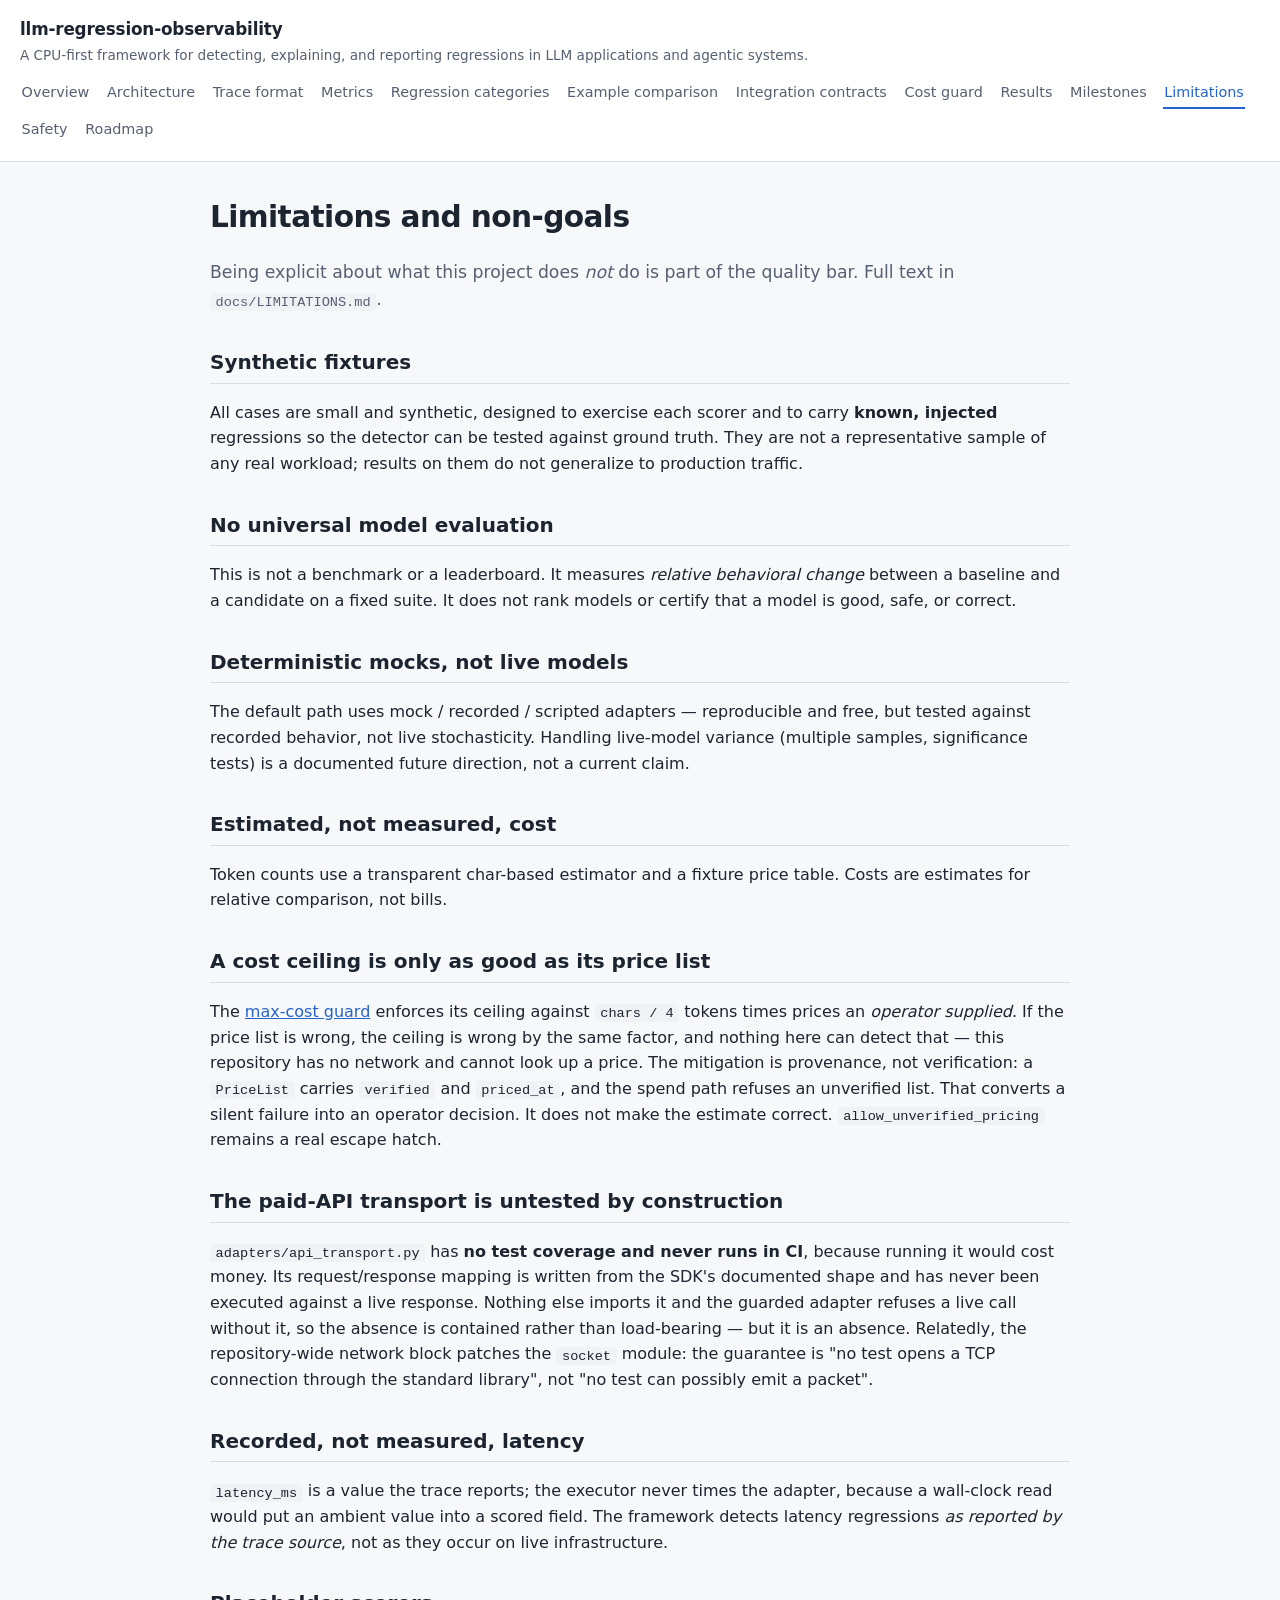
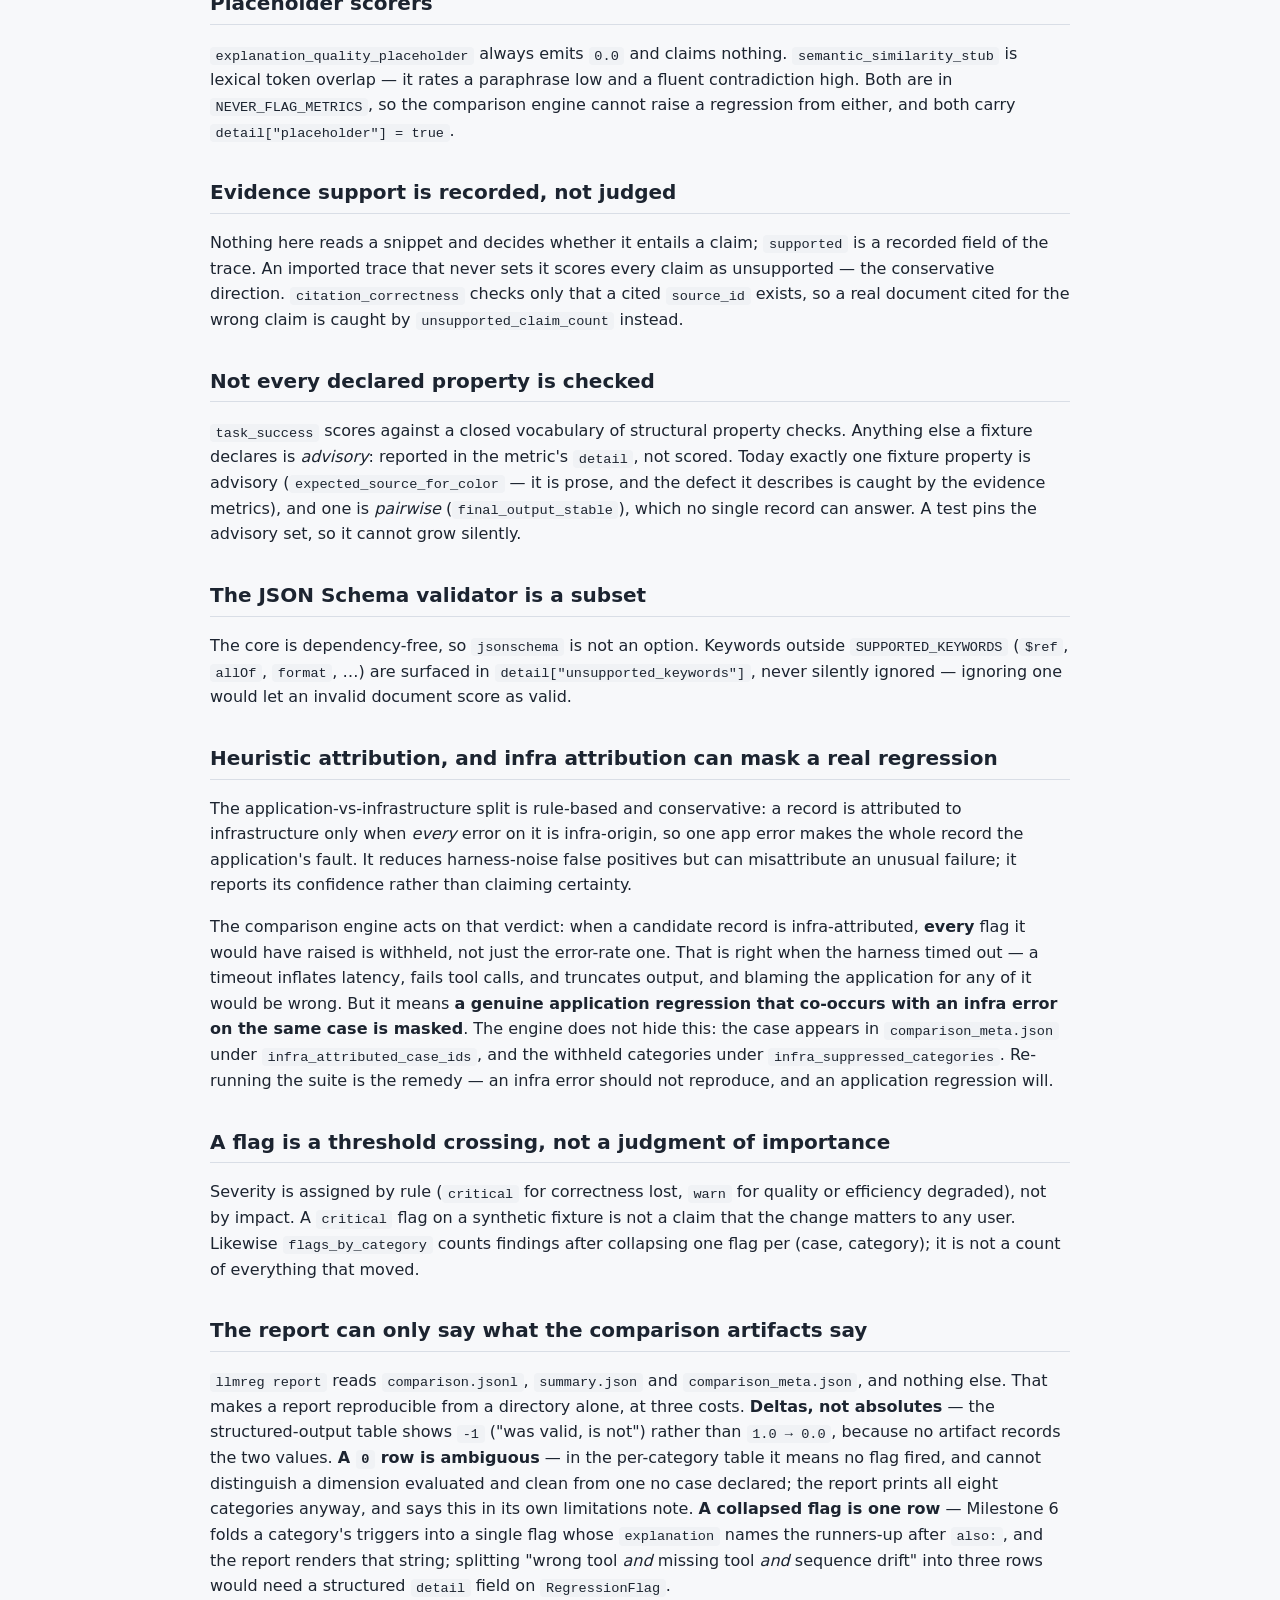
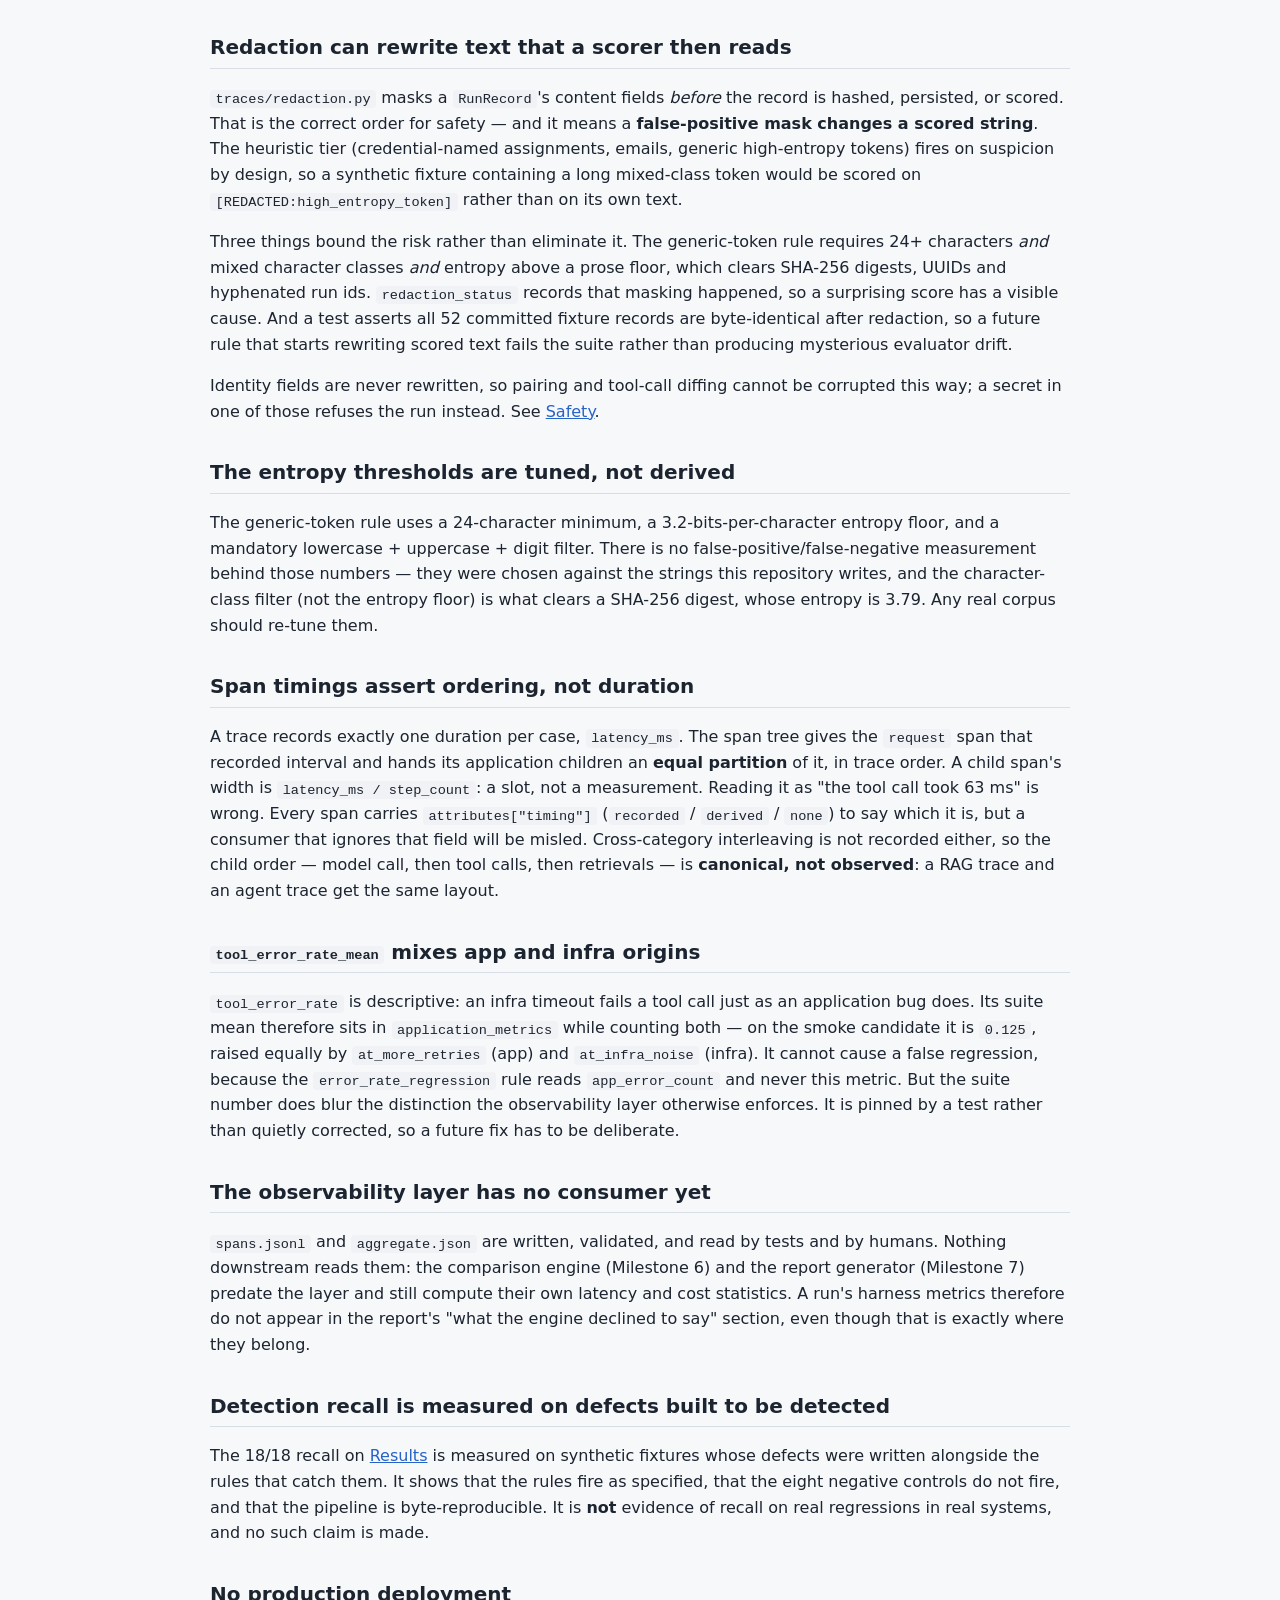
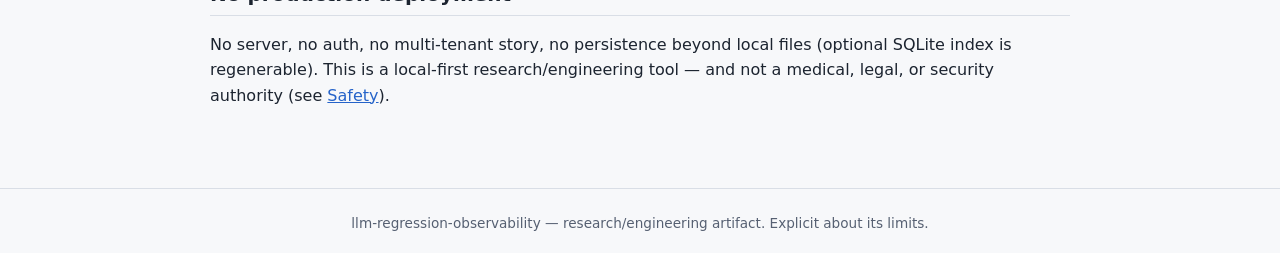
<file: site/limitations.html>
<!doctype html>
<html lang="en">
<head>
  <meta charset="utf-8">
  <meta name="viewport" content="width=device-width, initial-scale=1">
  <title>Limitations — llm-regression-observability</title>
  <link rel="stylesheet" href="style.css">
</head>
<body>
<header class="site">
  <a class="brand" href="index.html">llm-regression-observability</a>
  <div class="tagline">A CPU-first framework for detecting, explaining, and reporting regressions in LLM applications and agentic systems.</div>
  <nav class="site">
    <a href="index.html">Overview</a>
    <a href="architecture.html">Architecture</a>
    <a href="trace-format.html">Trace format</a>
    <a href="metrics.html">Metrics</a>
    <a href="regression-categories.html">Regression categories</a>
    <a href="example-comparison.html">Example comparison</a>
    <a href="integration-contracts.html">Integration contracts</a>
    <a href="cost-guard.html">Cost guard</a>
    <a href="results.html">Results</a>
    <a href="milestones.html">Milestones</a>
    <a href="limitations.html" class="active">Limitations</a>
    <a href="safety.html">Safety</a>
    <a href="roadmap.html">Roadmap</a>
  </nav>
</header>
<main>
  <h1>Limitations and non-goals</h1>
  <p class="lede">Being explicit about what this project does <em>not</em> do is
  part of the quality bar. Full text in <code>docs/LIMITATIONS.md</code>.</p>

  <h2>Synthetic fixtures</h2>
  <p>All cases are small and synthetic, designed to exercise each scorer and to
  carry <strong>known, injected</strong> regressions so the detector can be tested
  against ground truth. They are not a representative sample of any real workload;
  results on them do not generalize to production traffic.</p>

  <h2>No universal model evaluation</h2>
  <p>This is not a benchmark or a leaderboard. It measures <em>relative
  behavioral change</em> between a baseline and a candidate on a fixed suite. It
  does not rank models or certify that a model is good, safe, or correct.</p>

  <h2>Deterministic mocks, not live models</h2>
  <p>The default path uses mock / recorded / scripted adapters — reproducible and
  free, but tested against recorded behavior, not live stochasticity. Handling
  live-model variance (multiple samples, significance tests) is a documented
  future direction, not a current claim.</p>

  <h2>Estimated, not measured, cost</h2>
  <p>Token counts use a transparent char-based estimator and a fixture price
  table. Costs are estimates for relative comparison, not bills.</p>

  <h2>A cost ceiling is only as good as its price list</h2>
  <p>The <a href="cost-guard.html">max-cost guard</a> enforces its ceiling against
  <code>chars / 4</code> tokens times prices an <em>operator supplied</em>. If the
  price list is wrong, the ceiling is wrong by the same factor, and nothing here can
  detect that — this repository has no network and cannot look up a price. The
  mitigation is provenance, not verification: a <code>PriceList</code> carries
  <code>verified</code> and <code>priced_at</code>, and the spend path refuses an
  unverified list. That converts a silent failure into an operator decision. It does
  not make the estimate correct. <code>allow_unverified_pricing</code> remains a real
  escape hatch.</p>

  <h2>The paid-API transport is untested by construction</h2>
  <p><code>adapters/api_transport.py</code> has <strong>no test coverage and never
  runs in CI</strong>, because running it would cost money. Its request/response
  mapping is written from the SDK's documented shape and has never been executed
  against a live response. Nothing else imports it and the guarded adapter refuses a
  live call without it, so the absence is contained rather than load-bearing — but it
  is an absence. Relatedly, the repository-wide network block patches the
  <code>socket</code> module: the guarantee is "no test opens a TCP connection through
  the standard library", not "no test can possibly emit a packet".</p>

  <h2>Recorded, not measured, latency</h2>
  <p><code>latency_ms</code> is a value the trace reports; the executor never
  times the adapter, because a wall-clock read would put an ambient value into a
  scored field. The framework detects latency regressions <em>as reported by the
  trace source</em>, not as they occur on live infrastructure.</p>

  <h2>Placeholder scorers</h2>
  <p><code>explanation_quality_placeholder</code> always emits <code>0.0</code>
  and claims nothing. <code>semantic_similarity_stub</code> is lexical token
  overlap — it rates a paraphrase low and a fluent contradiction high. Both are
  in <code>NEVER_FLAG_METRICS</code>, so the comparison engine cannot raise a
  regression from either, and both carry
  <code>detail["placeholder"] = true</code>.</p>

  <h2>Evidence support is recorded, not judged</h2>
  <p>Nothing here reads a snippet and decides whether it entails a claim;
  <code>supported</code> is a recorded field of the trace. An imported trace that
  never sets it scores every claim as unsupported — the conservative direction.
  <code>citation_correctness</code> checks only that a cited
  <code>source_id</code> exists, so a real document cited for the wrong claim is
  caught by <code>unsupported_claim_count</code> instead.</p>

  <h2>Not every declared property is checked</h2>
  <p><code>task_success</code> scores against a closed vocabulary of structural
  property checks. Anything else a fixture declares is <em>advisory</em>: reported
  in the metric's <code>detail</code>, not scored. Today exactly one fixture
  property is advisory (<code>expected_source_for_color</code> — it is prose, and
  the defect it describes is caught by the evidence metrics), and one is
  <em>pairwise</em> (<code>final_output_stable</code>), which no single record can
  answer. A test pins the advisory set, so it cannot grow silently.</p>

  <h2>The JSON Schema validator is a subset</h2>
  <p>The core is dependency-free, so <code>jsonschema</code> is not an option.
  Keywords outside <code>SUPPORTED_KEYWORDS</code> (<code>$ref</code>,
  <code>allOf</code>, <code>format</code>, …) are surfaced in
  <code>detail["unsupported_keywords"]</code>, never silently ignored — ignoring
  one would let an invalid document score as valid.</p>

  <h2>Heuristic attribution, and infra attribution can mask a real regression</h2>
  <p>The application-vs-infrastructure split is rule-based and conservative:
  a record is attributed to infrastructure only when <em>every</em> error on it is
  infra-origin, so one app error makes the whole record the application's fault.
  It reduces harness-noise false positives but can misattribute an unusual
  failure; it reports its confidence rather than claiming certainty.</p>
  <p>The comparison engine acts on that verdict: when a candidate record is
  infra-attributed, <strong>every</strong> flag it would have raised is withheld, not
  just the error-rate one. That is right when the harness timed out — a timeout
  inflates latency, fails tool calls, and truncates output, and blaming the
  application for any of it would be wrong. But it means <strong>a genuine
  application regression that co-occurs with an infra error on the same case is
  masked</strong>. The engine does not hide this: the case appears in
  <code>comparison_meta.json</code> under <code>infra_attributed_case_ids</code>, and
  the withheld categories under <code>infra_suppressed_categories</code>. Re-running
  the suite is the remedy — an infra error should not reproduce, and an application
  regression will.</p>

  <h2>A flag is a threshold crossing, not a judgment of importance</h2>
  <p>Severity is assigned by rule (<code>critical</code> for correctness lost,
  <code>warn</code> for quality or efficiency degraded), not by impact. A
  <code>critical</code> flag on a synthetic fixture is not a claim that the change
  matters to any user. Likewise <code>flags_by_category</code> counts findings after
  collapsing one flag per (case, category); it is not a count of everything that
  moved.</p>

  <h2>The report can only say what the comparison artifacts say</h2>
  <p><code>llmreg report</code> reads <code>comparison.jsonl</code>,
  <code>summary.json</code> and <code>comparison_meta.json</code>, and nothing else.
  That makes a report reproducible from a directory alone, at three costs.
  <strong>Deltas, not absolutes</strong> — the structured-output table shows
  <code>-1</code> ("was valid, is not") rather than <code>1.0 → 0.0</code>, because no
  artifact records the two values. <strong>A <code>0</code> row is ambiguous</strong> —
  in the per-category table it means no flag fired, and cannot distinguish a dimension
  evaluated and clean from one no case declared; the report prints all eight categories
  anyway, and says this in its own limitations note. <strong>A collapsed flag is one
  row</strong> — Milestone 6 folds a category's triggers into a single flag whose
  <code>explanation</code> names the runners-up after <code>also:</code>, and the
  report renders that string; splitting "wrong tool <em>and</em> missing tool
  <em>and</em> sequence drift" into three rows would need a structured
  <code>detail</code> field on <code>RegressionFlag</code>.</p>

  <h2>Redaction can rewrite text that a scorer then reads</h2>
  <p><code>traces/redaction.py</code> masks a <code>RunRecord</code>'s content fields
  <em>before</em> the record is hashed, persisted, or scored. That is the correct order
  for safety — and it means a <strong>false-positive mask changes a scored
  string</strong>. The heuristic tier (credential-named assignments, emails, generic
  high-entropy tokens) fires on suspicion by design, so a synthetic fixture containing a
  long mixed-class token would be scored on
  <code>[REDACTED:high_entropy_token]</code> rather than on its own text.</p>
  <p>Three things bound the risk rather than eliminate it. The generic-token rule requires
  24+ characters <em>and</em> mixed character classes <em>and</em> entropy above a prose
  floor, which clears SHA-256 digests, UUIDs and hyphenated run ids.
  <code>redaction_status</code> records that masking happened, so a surprising score has a
  visible cause. And a test asserts all 52 committed fixture records are byte-identical
  after redaction, so a future rule that starts rewriting scored text fails the suite
  rather than producing mysterious evaluator drift.</p>
  <p>Identity fields are never rewritten, so pairing and tool-call diffing cannot be
  corrupted this way; a secret in one of those refuses the run instead. See
  <a href="safety.html">Safety</a>.</p>

  <h2>The entropy thresholds are tuned, not derived</h2>
  <p>The generic-token rule uses a 24-character minimum, a 3.2-bits-per-character entropy
  floor, and a mandatory lowercase + uppercase + digit filter. There is no
  false-positive/false-negative measurement behind those numbers — they were chosen against
  the strings this repository writes, and the character-class filter (not the entropy floor)
  is what clears a SHA-256 digest, whose entropy is 3.79. Any real corpus should re-tune
  them.</p>

  <h2>Span timings assert ordering, not duration</h2>
  <p>A trace records exactly one duration per case, <code>latency_ms</code>. The span
  tree gives the <code>request</code> span that recorded interval and hands its
  application children an <strong>equal partition</strong> of it, in trace order. A
  child span's width is <code>latency_ms / step_count</code>: a slot, not a
  measurement. Reading it as "the tool call took 63 ms" is wrong. Every span carries
  <code>attributes["timing"]</code> (<code>recorded</code> / <code>derived</code> /
  <code>none</code>) to say which it is, but a consumer that ignores that field will be
  misled. Cross-category interleaving is not recorded either, so the child order —
  model call, then tool calls, then retrievals — is <strong>canonical, not
  observed</strong>: a RAG trace and an agent trace get the same layout.</p>

  <h2><code>tool_error_rate_mean</code> mixes app and infra origins</h2>
  <p><code>tool_error_rate</code> is descriptive: an infra timeout fails a tool call
  just as an application bug does. Its suite mean therefore sits in
  <code>application_metrics</code> while counting both — on the smoke candidate it is
  <code>0.125</code>, raised equally by <code>at_more_retries</code> (app) and
  <code>at_infra_noise</code> (infra). It cannot cause a false regression, because the
  <code>error_rate_regression</code> rule reads <code>app_error_count</code> and never
  this metric. But the suite number does blur the distinction the observability layer
  otherwise enforces. It is pinned by a test rather than quietly corrected, so a
  future fix has to be deliberate.</p>

  <h2>The observability layer has no consumer yet</h2>
  <p><code>spans.jsonl</code> and <code>aggregate.json</code> are written, validated,
  and read by tests and by humans. Nothing downstream reads them: the comparison engine
  (Milestone 6) and the report generator (Milestone 7) predate the layer and still
  compute their own latency and cost statistics. A run's harness metrics therefore do
  not appear in the report's "what the engine declined to say" section, even though
  that is exactly where they belong.</p>

  <h2>Detection recall is measured on defects built to be detected</h2>
  <p>The 18/18 recall on <a href="results.html">Results</a> is measured on synthetic
  fixtures whose defects were written alongside the rules that catch them. It shows
  that the rules fire as specified, that the eight negative controls do not fire, and
  that the pipeline is byte-reproducible. It is <strong>not</strong> evidence of
  recall on real regressions in real systems, and no such claim is made.</p>

  <h2>No production deployment</h2>
  <p>No server, no auth, no multi-tenant story, no persistence beyond local files
  (optional SQLite index is regenerable). This is a local-first
  research/engineering tool — and not a medical, legal, or security authority
  (see <a href="safety.html">Safety</a>).</p>
</main>
<footer class="site">llm-regression-observability — research/engineering artifact. Explicit about its limits.</footer>
</body>
</html>
</file>
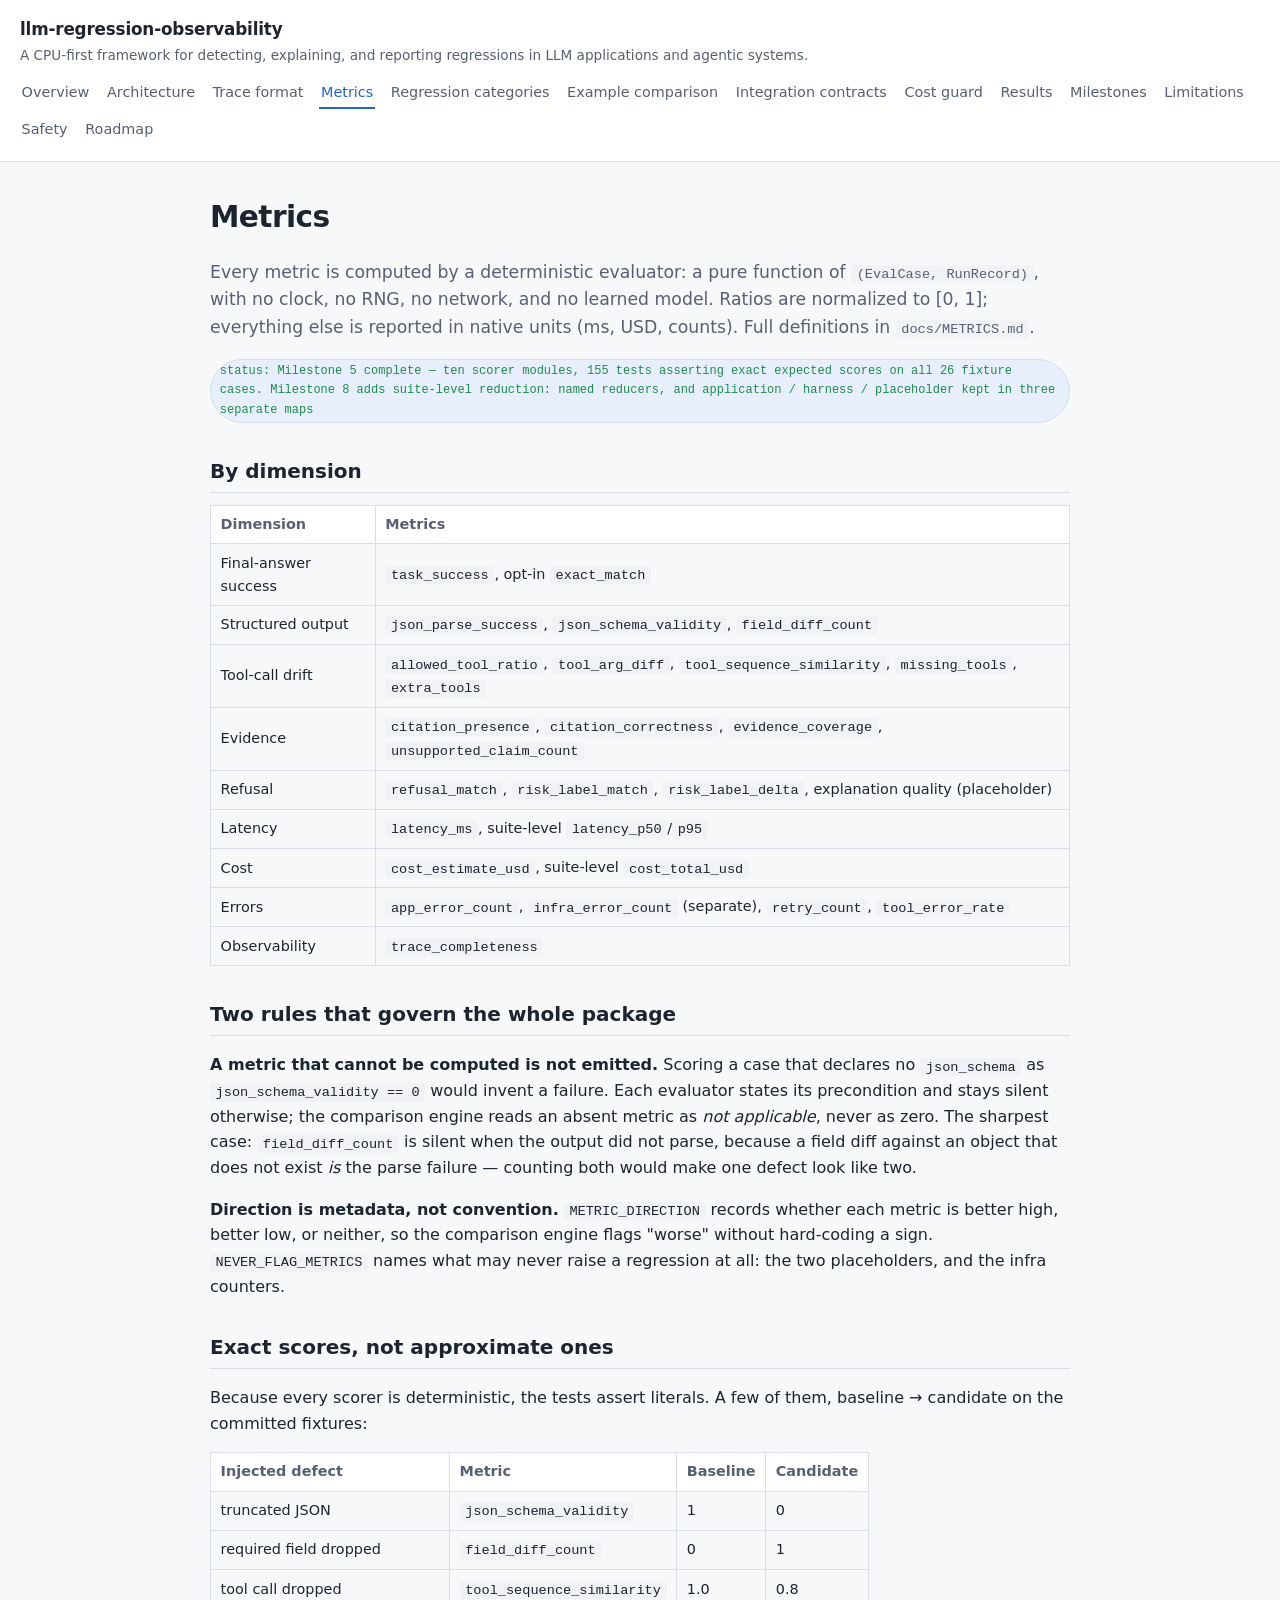
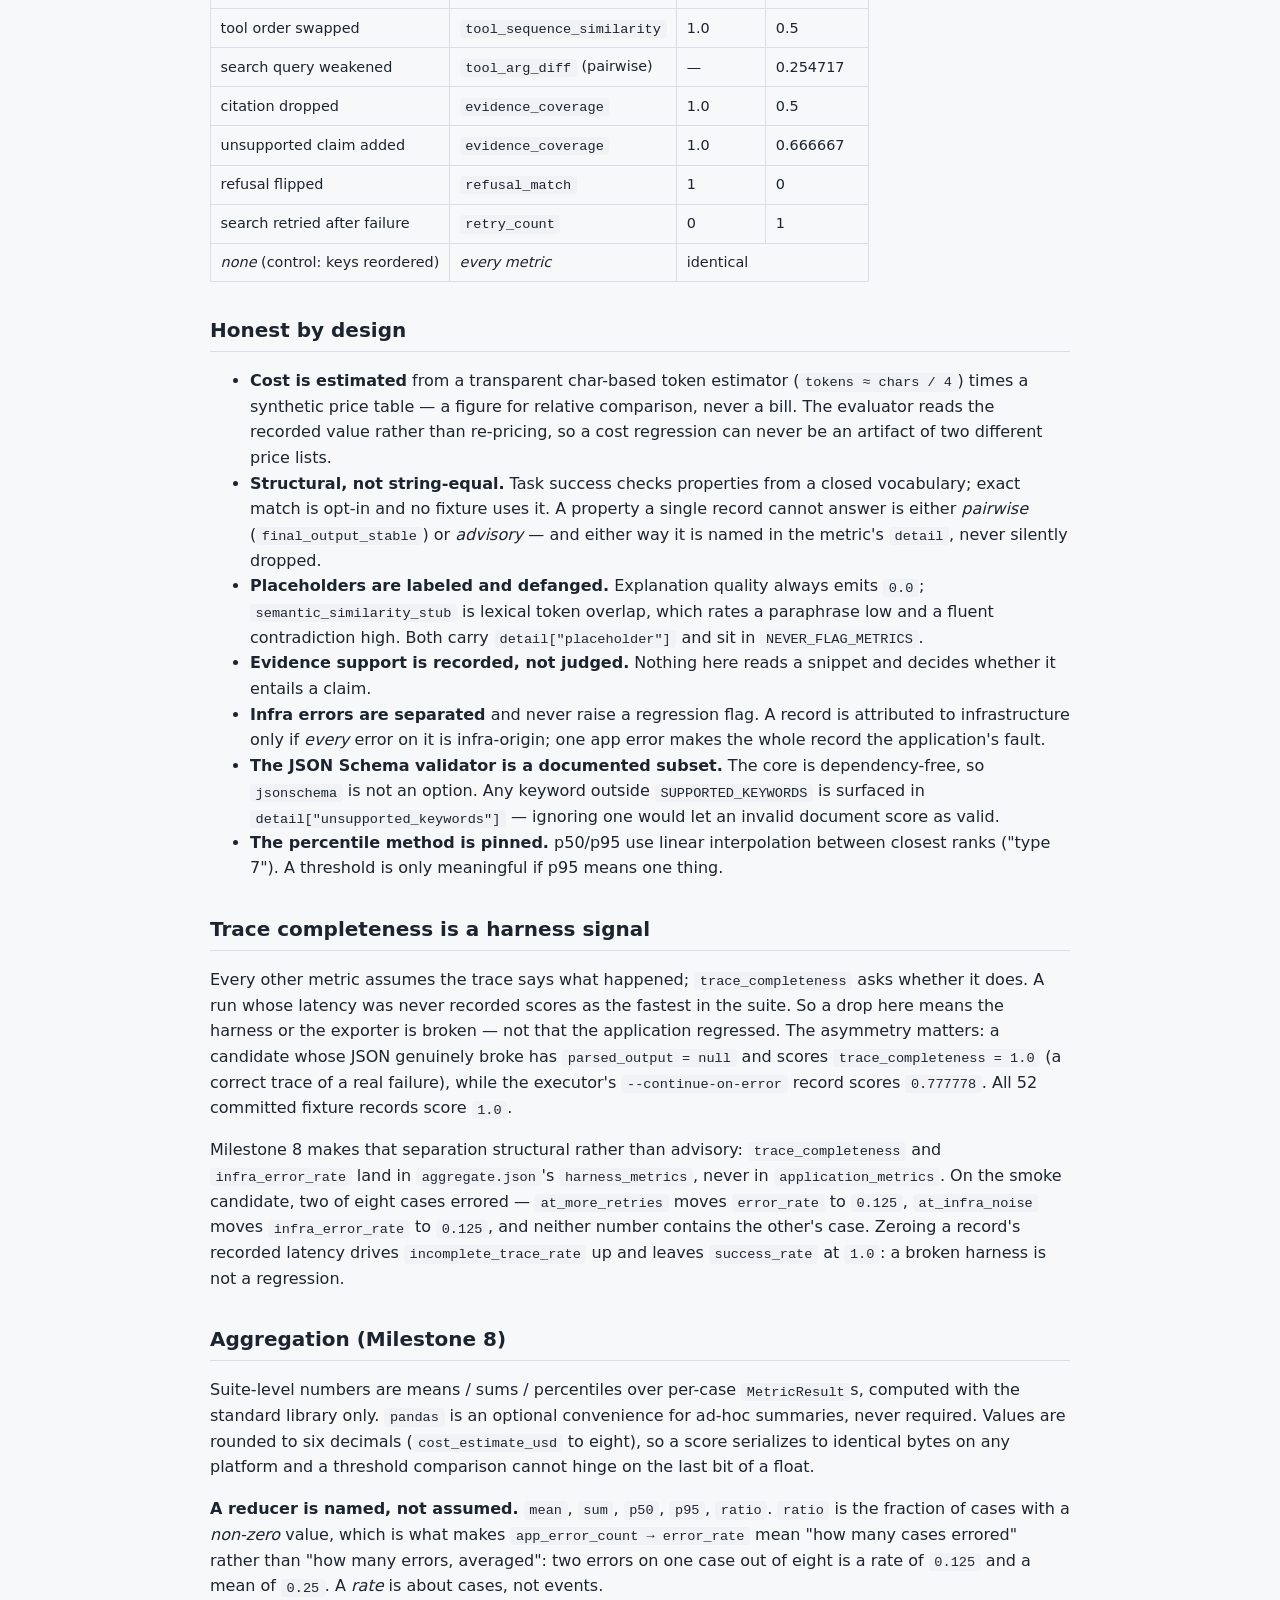
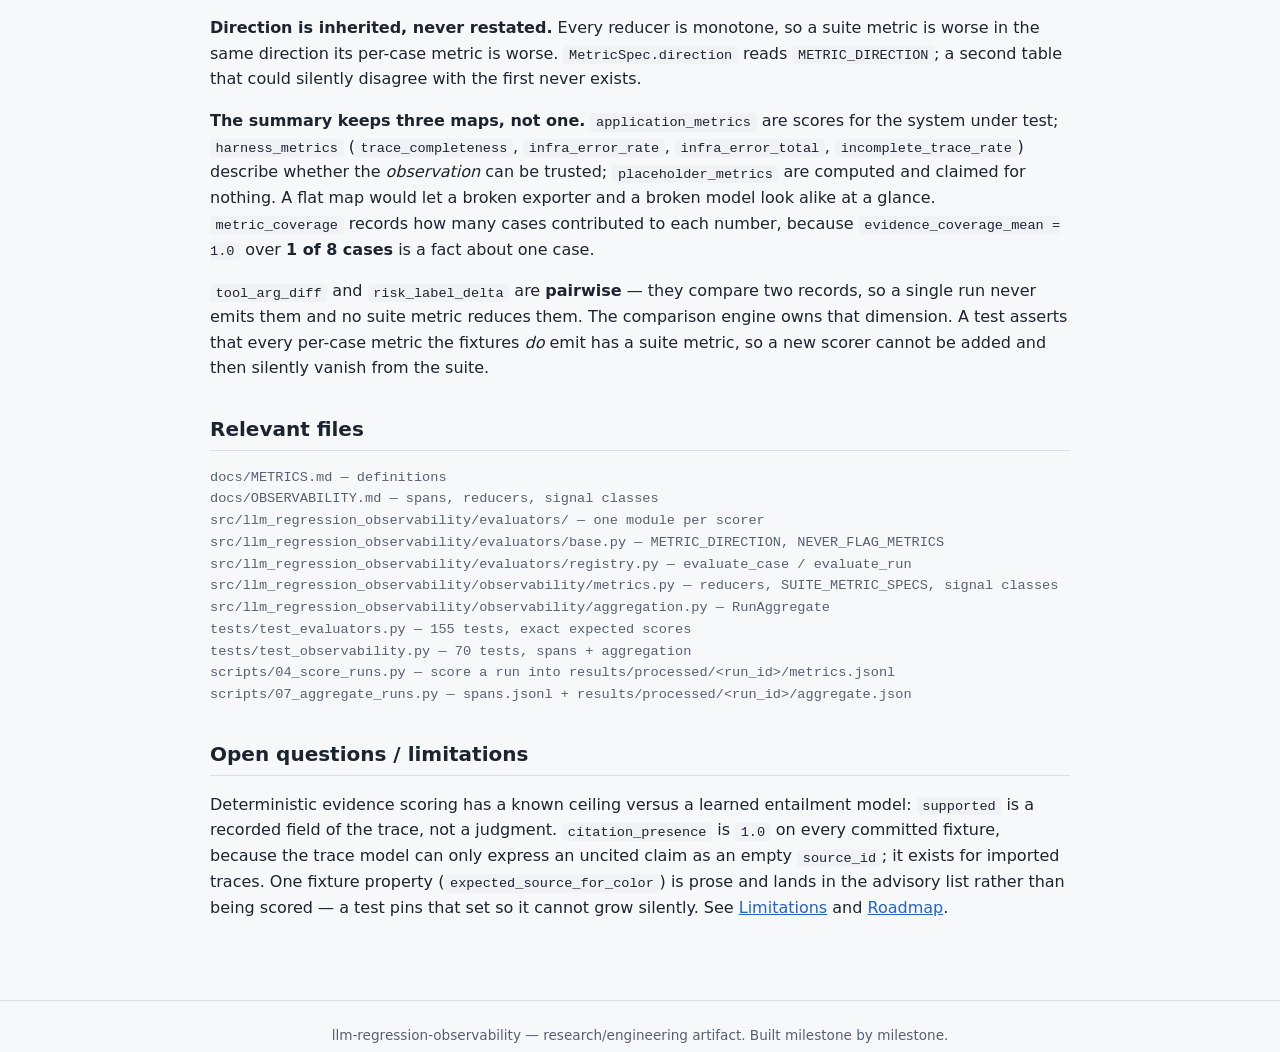
<file: site/metrics.html>
<!doctype html>
<html lang="en">
<head>
  <meta charset="utf-8">
  <meta name="viewport" content="width=device-width, initial-scale=1">
  <title>Metrics — llm-regression-observability</title>
  <link rel="stylesheet" href="style.css">
</head>
<body>
<header class="site">
  <a class="brand" href="index.html">llm-regression-observability</a>
  <div class="tagline">A CPU-first framework for detecting, explaining, and reporting regressions in LLM applications and agentic systems.</div>
  <nav class="site">
    <a href="index.html">Overview</a>
    <a href="architecture.html">Architecture</a>
    <a href="trace-format.html">Trace format</a>
    <a href="metrics.html" class="active">Metrics</a>
    <a href="regression-categories.html">Regression categories</a>
    <a href="example-comparison.html">Example comparison</a>
    <a href="integration-contracts.html">Integration contracts</a>
    <a href="cost-guard.html">Cost guard</a>
    <a href="results.html">Results</a>
    <a href="milestones.html">Milestones</a>
    <a href="limitations.html">Limitations</a>
    <a href="safety.html">Safety</a>
    <a href="roadmap.html">Roadmap</a>
  </nav>
</header>
<main>
  <h1>Metrics</h1>
  <p class="lede">Every metric is computed by a deterministic evaluator: a pure
  function of <code>(EvalCase, RunRecord)</code>, with no clock, no RNG, no
  network, and no learned model. Ratios are normalized to [0, 1]; everything else
  is reported in native units (ms, USD, counts). Full definitions in
  <code>docs/METRICS.md</code>.</p>

  <p><span class="status done">status: Milestone 5 complete — ten scorer modules, 155 tests asserting exact expected scores on all 26 fixture cases. Milestone 8 adds suite-level reduction: named reducers, and application / harness / placeholder kept in three separate maps</span></p>

  <h2>By dimension</h2>
  <table>
    <tr><th>Dimension</th><th>Metrics</th></tr>
    <tr><td>Final-answer success</td><td><code>task_success</code>, opt-in <code>exact_match</code></td></tr>
    <tr><td>Structured output</td><td><code>json_parse_success</code>, <code>json_schema_validity</code>, <code>field_diff_count</code></td></tr>
    <tr><td>Tool-call drift</td><td><code>allowed_tool_ratio</code>, <code>tool_arg_diff</code>, <code>tool_sequence_similarity</code>, <code>missing_tools</code>, <code>extra_tools</code></td></tr>
    <tr><td>Evidence</td><td><code>citation_presence</code>, <code>citation_correctness</code>, <code>evidence_coverage</code>, <code>unsupported_claim_count</code></td></tr>
    <tr><td>Refusal</td><td><code>refusal_match</code>, <code>risk_label_match</code>, <code>risk_label_delta</code>, explanation quality (placeholder)</td></tr>
    <tr><td>Latency</td><td><code>latency_ms</code>, suite-level <code>latency_p50</code>/<code>p95</code></td></tr>
    <tr><td>Cost</td><td><code>cost_estimate_usd</code>, suite-level <code>cost_total_usd</code></td></tr>
    <tr><td>Errors</td><td><code>app_error_count</code>, <code>infra_error_count</code> (separate), <code>retry_count</code>, <code>tool_error_rate</code></td></tr>
    <tr><td>Observability</td><td><code>trace_completeness</code></td></tr>
  </table>

  <h2>Two rules that govern the whole package</h2>
  <p><strong>A metric that cannot be computed is not emitted.</strong> Scoring a
  case that declares no <code>json_schema</code> as
  <code>json_schema_validity == 0</code> would invent a failure. Each evaluator
  states its precondition and stays silent otherwise; the comparison engine reads
  an absent metric as <em>not applicable</em>, never as zero. The sharpest case:
  <code>field_diff_count</code> is silent when the output did not parse, because a
  field diff against an object that does not exist <em>is</em> the parse failure —
  counting both would make one defect look like two.</p>

  <p><strong>Direction is metadata, not convention.</strong>
  <code>METRIC_DIRECTION</code> records whether each metric is better high, better
  low, or neither, so the comparison engine flags "worse" without hard-coding a
  sign. <code>NEVER_FLAG_METRICS</code> names what may never raise a regression at
  all: the two placeholders, and the infra counters.</p>

  <h2>Exact scores, not approximate ones</h2>
  <p>Because every scorer is deterministic, the tests assert literals. A few of
  them, baseline → candidate on the committed fixtures:</p>
  <table>
    <tr><th>Injected defect</th><th>Metric</th><th>Baseline</th><th>Candidate</th></tr>
    <tr><td>truncated JSON</td><td><code>json_schema_validity</code></td><td>1</td><td>0</td></tr>
    <tr><td>required field dropped</td><td><code>field_diff_count</code></td><td>0</td><td>1</td></tr>
    <tr><td>tool call dropped</td><td><code>tool_sequence_similarity</code></td><td>1.0</td><td>0.8</td></tr>
    <tr><td>tool order swapped</td><td><code>tool_sequence_similarity</code></td><td>1.0</td><td>0.5</td></tr>
    <tr><td>search query weakened</td><td><code>tool_arg_diff</code> (pairwise)</td><td>—</td><td>0.254717</td></tr>
    <tr><td>citation dropped</td><td><code>evidence_coverage</code></td><td>1.0</td><td>0.5</td></tr>
    <tr><td>unsupported claim added</td><td><code>evidence_coverage</code></td><td>1.0</td><td>0.666667</td></tr>
    <tr><td>refusal flipped</td><td><code>refusal_match</code></td><td>1</td><td>0</td></tr>
    <tr><td>search retried after failure</td><td><code>retry_count</code></td><td>0</td><td>1</td></tr>
    <tr><td><em>none</em> (control: keys reordered)</td><td><em>every metric</em></td><td colspan="2">identical</td></tr>
  </table>

  <h2>Honest by design</h2>
  <ul>
    <li><strong>Cost is estimated</strong> from a transparent char-based token
    estimator (<code>tokens ≈ chars / 4</code>) times a synthetic price table — a
    figure for relative comparison, never a bill. The evaluator reads the recorded
    value rather than re-pricing, so a cost regression can never be an artifact of
    two different price lists.</li>
    <li><strong>Structural, not string-equal.</strong> Task success checks
    properties from a closed vocabulary; exact match is opt-in and no fixture uses
    it. A property a single record cannot answer is either <em>pairwise</em>
    (<code>final_output_stable</code>) or <em>advisory</em> — and either way it is
    named in the metric's <code>detail</code>, never silently dropped.</li>
    <li><strong>Placeholders are labeled and defanged.</strong> Explanation quality
    always emits <code>0.0</code>; <code>semantic_similarity_stub</code> is lexical
    token overlap, which rates a paraphrase low and a fluent contradiction high.
    Both carry <code>detail["placeholder"]</code> and sit in
    <code>NEVER_FLAG_METRICS</code>.</li>
    <li><strong>Evidence support is recorded, not judged.</strong> Nothing here
    reads a snippet and decides whether it entails a claim.</li>
    <li><strong>Infra errors are separated</strong> and never raise a regression
    flag. A record is attributed to infrastructure only if <em>every</em> error on
    it is infra-origin; one app error makes the whole record the application's
    fault.</li>
    <li><strong>The JSON Schema validator is a documented subset.</strong> The core
    is dependency-free, so <code>jsonschema</code> is not an option. Any keyword
    outside <code>SUPPORTED_KEYWORDS</code> is surfaced in
    <code>detail["unsupported_keywords"]</code> — ignoring one would let an invalid
    document score as valid.</li>
    <li><strong>The percentile method is pinned.</strong> p50/p95 use linear
    interpolation between closest ranks ("type 7"). A threshold is only meaningful
    if p95 means one thing.</li>
  </ul>

  <h2>Trace completeness is a harness signal</h2>
  <p>Every other metric assumes the trace says what happened;
  <code>trace_completeness</code> asks whether it does. A run whose latency was
  never recorded scores as the fastest in the suite. So a drop here means the
  harness or the exporter is broken — not that the application regressed. The
  asymmetry matters: a candidate whose JSON genuinely broke has
  <code>parsed_output = null</code> and scores <code>trace_completeness = 1.0</code>
  (a correct trace of a real failure), while the executor's
  <code>--continue-on-error</code> record scores <code>0.777778</code>. All 52
  committed fixture records score <code>1.0</code>.</p>

  <p>Milestone 8 makes that separation structural rather than advisory:
  <code>trace_completeness</code> and <code>infra_error_rate</code> land in
  <code>aggregate.json</code>'s <code>harness_metrics</code>, never in
  <code>application_metrics</code>. On the smoke candidate, two of eight cases
  errored — <code>at_more_retries</code> moves <code>error_rate</code> to
  <code>0.125</code>, <code>at_infra_noise</code> moves <code>infra_error_rate</code>
  to <code>0.125</code>, and neither number contains the other's case. Zeroing a
  record's recorded latency drives <code>incomplete_trace_rate</code> up and leaves
  <code>success_rate</code> at <code>1.0</code>: a broken harness is not a
  regression.</p>

  <h2>Aggregation (Milestone 8)</h2>
  <p>Suite-level numbers are means / sums / percentiles over per-case
  <code>MetricResult</code>s, computed with the standard library only.
  <code>pandas</code> is an optional convenience for ad-hoc summaries, never
  required. Values are rounded to six decimals
  (<code>cost_estimate_usd</code> to eight), so a score serializes to identical
  bytes on any platform and a threshold comparison cannot hinge on the last bit of
  a float.</p>

  <p><strong>A reducer is named, not assumed.</strong> <code>mean</code>,
  <code>sum</code>, <code>p50</code>, <code>p95</code>, <code>ratio</code>.
  <code>ratio</code> is the fraction of cases with a <em>non-zero</em> value, which
  is what makes <code>app_error_count → error_rate</code> mean "how many cases
  errored" rather than "how many errors, averaged": two errors on one case out of
  eight is a rate of <code>0.125</code> and a mean of <code>0.25</code>. A
  <em>rate</em> is about cases, not events.</p>

  <p><strong>Direction is inherited, never restated.</strong> Every reducer is
  monotone, so a suite metric is worse in the same direction its per-case metric is
  worse. <code>MetricSpec.direction</code> reads <code>METRIC_DIRECTION</code>; a
  second table that could silently disagree with the first never exists.</p>

  <p><strong>The summary keeps three maps, not one.</strong>
  <code>application_metrics</code> are scores for the system under test;
  <code>harness_metrics</code> (<code>trace_completeness</code>,
  <code>infra_error_rate</code>, <code>infra_error_total</code>,
  <code>incomplete_trace_rate</code>) describe whether the <em>observation</em> can
  be trusted; <code>placeholder_metrics</code> are computed and claimed for nothing.
  A flat map would let a broken exporter and a broken model look alike at a glance.
  <code>metric_coverage</code> records how many cases contributed to each number,
  because <code>evidence_coverage_mean = 1.0</code> over <strong>1 of 8 cases</strong>
  is a fact about one case.</p>

  <p><code>tool_arg_diff</code> and <code>risk_label_delta</code> are
  <strong>pairwise</strong> — they compare two records, so a single run never emits
  them and no suite metric reduces them. The comparison engine owns that dimension.
  A test asserts that every per-case metric the fixtures <em>do</em> emit has a suite
  metric, so a new scorer cannot be added and then silently vanish from the suite.</p>

  <h2>Relevant files</h2>
  <ul class="files">
    <li>docs/METRICS.md — definitions</li>
    <li>docs/OBSERVABILITY.md — spans, reducers, signal classes</li>
    <li>src/llm_regression_observability/evaluators/ — one module per scorer</li>
    <li>src/llm_regression_observability/evaluators/base.py — METRIC_DIRECTION, NEVER_FLAG_METRICS</li>
    <li>src/llm_regression_observability/evaluators/registry.py — evaluate_case / evaluate_run</li>
    <li>src/llm_regression_observability/observability/metrics.py — reducers, SUITE_METRIC_SPECS, signal classes</li>
    <li>src/llm_regression_observability/observability/aggregation.py — RunAggregate</li>
    <li>tests/test_evaluators.py — 155 tests, exact expected scores</li>
    <li>tests/test_observability.py — 70 tests, spans + aggregation</li>
    <li>scripts/04_score_runs.py — score a run into results/processed/&lt;run_id&gt;/metrics.jsonl</li>
    <li>scripts/07_aggregate_runs.py — spans.jsonl + results/processed/&lt;run_id&gt;/aggregate.json</li>
  </ul>

  <h2>Open questions / limitations</h2>
  <p>Deterministic evidence scoring has a known ceiling versus a learned
  entailment model: <code>supported</code> is a recorded field of the trace, not a
  judgment. <code>citation_presence</code> is <code>1.0</code> on every committed
  fixture, because the trace model can only express an uncited claim as an empty
  <code>source_id</code>; it exists for imported traces. One fixture property
  (<code>expected_source_for_color</code>) is prose and lands in the advisory list
  rather than being scored — a test pins that set so it cannot grow silently. See
  <a href="limitations.html">Limitations</a> and
  <a href="roadmap.html">Roadmap</a>.</p>
</main>
<footer class="site">llm-regression-observability — research/engineering artifact. Built milestone by milestone.</footer>
</body>
</html>
</file>
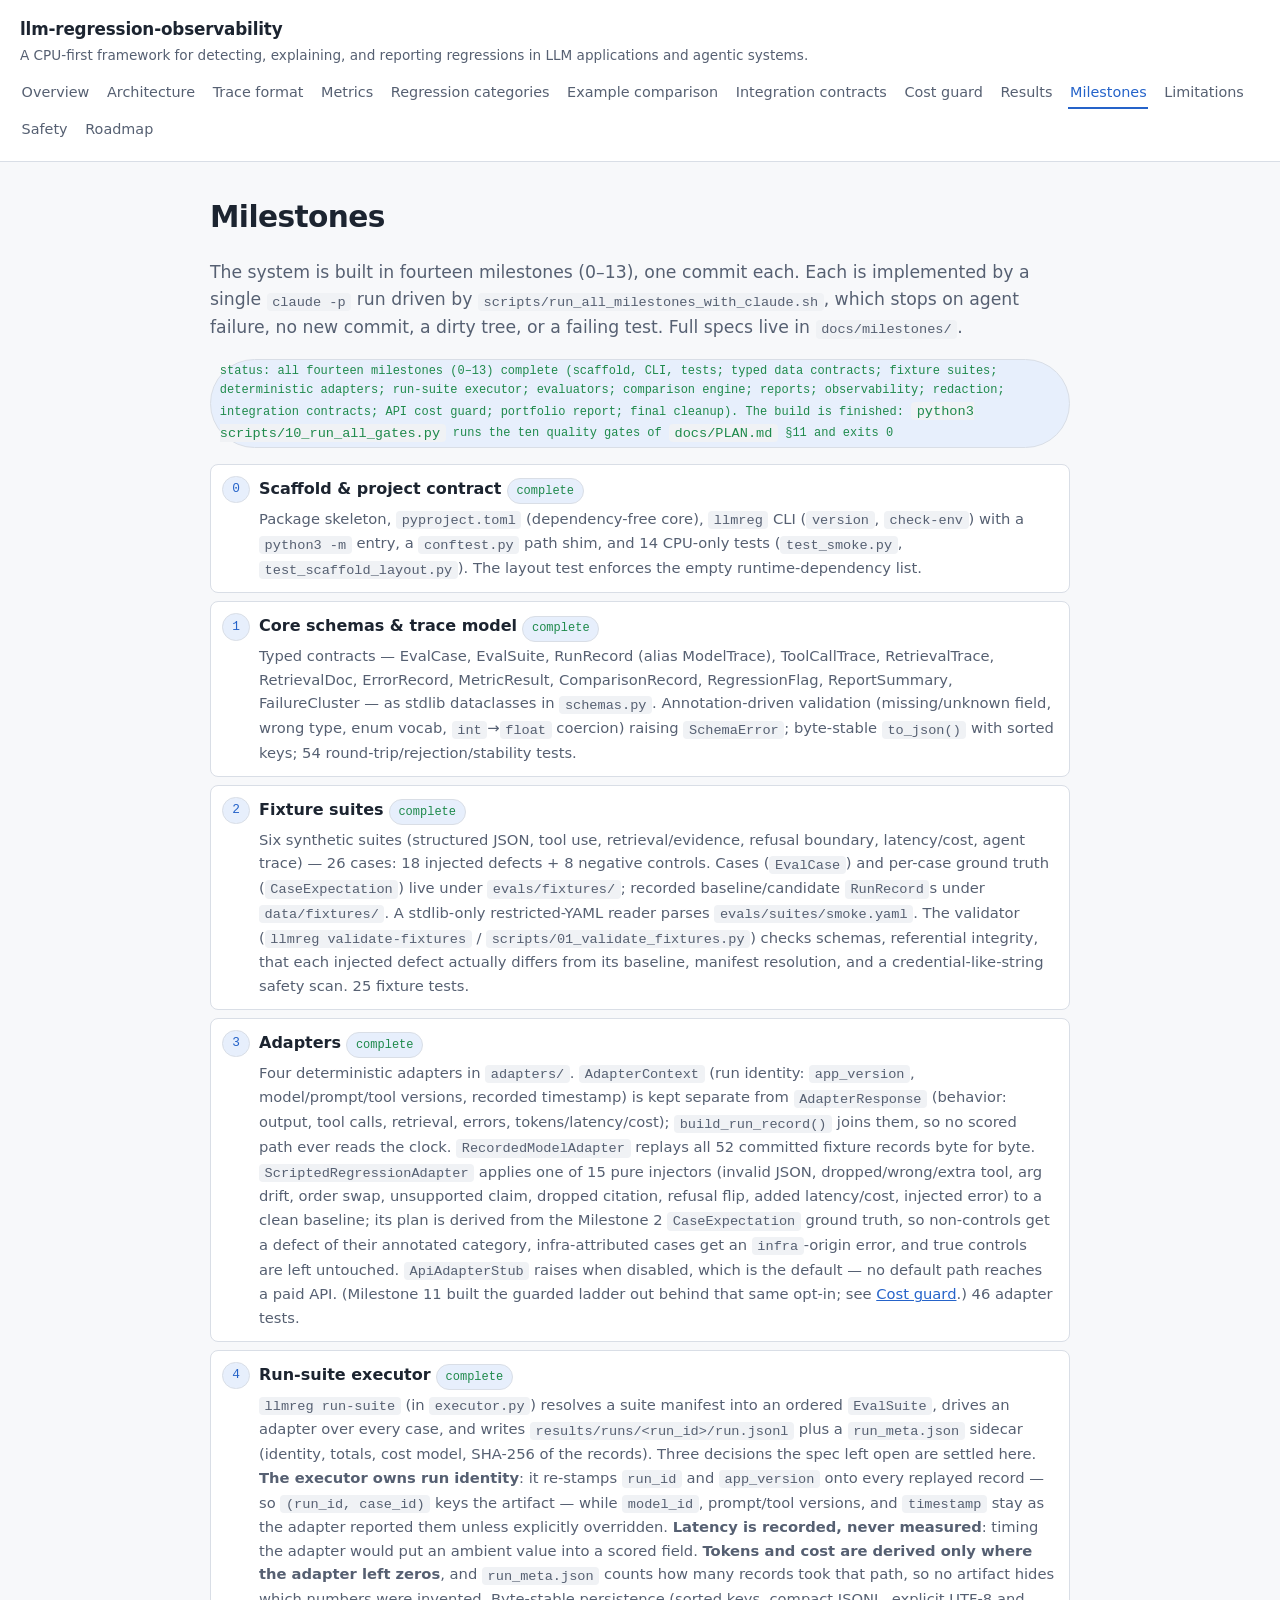
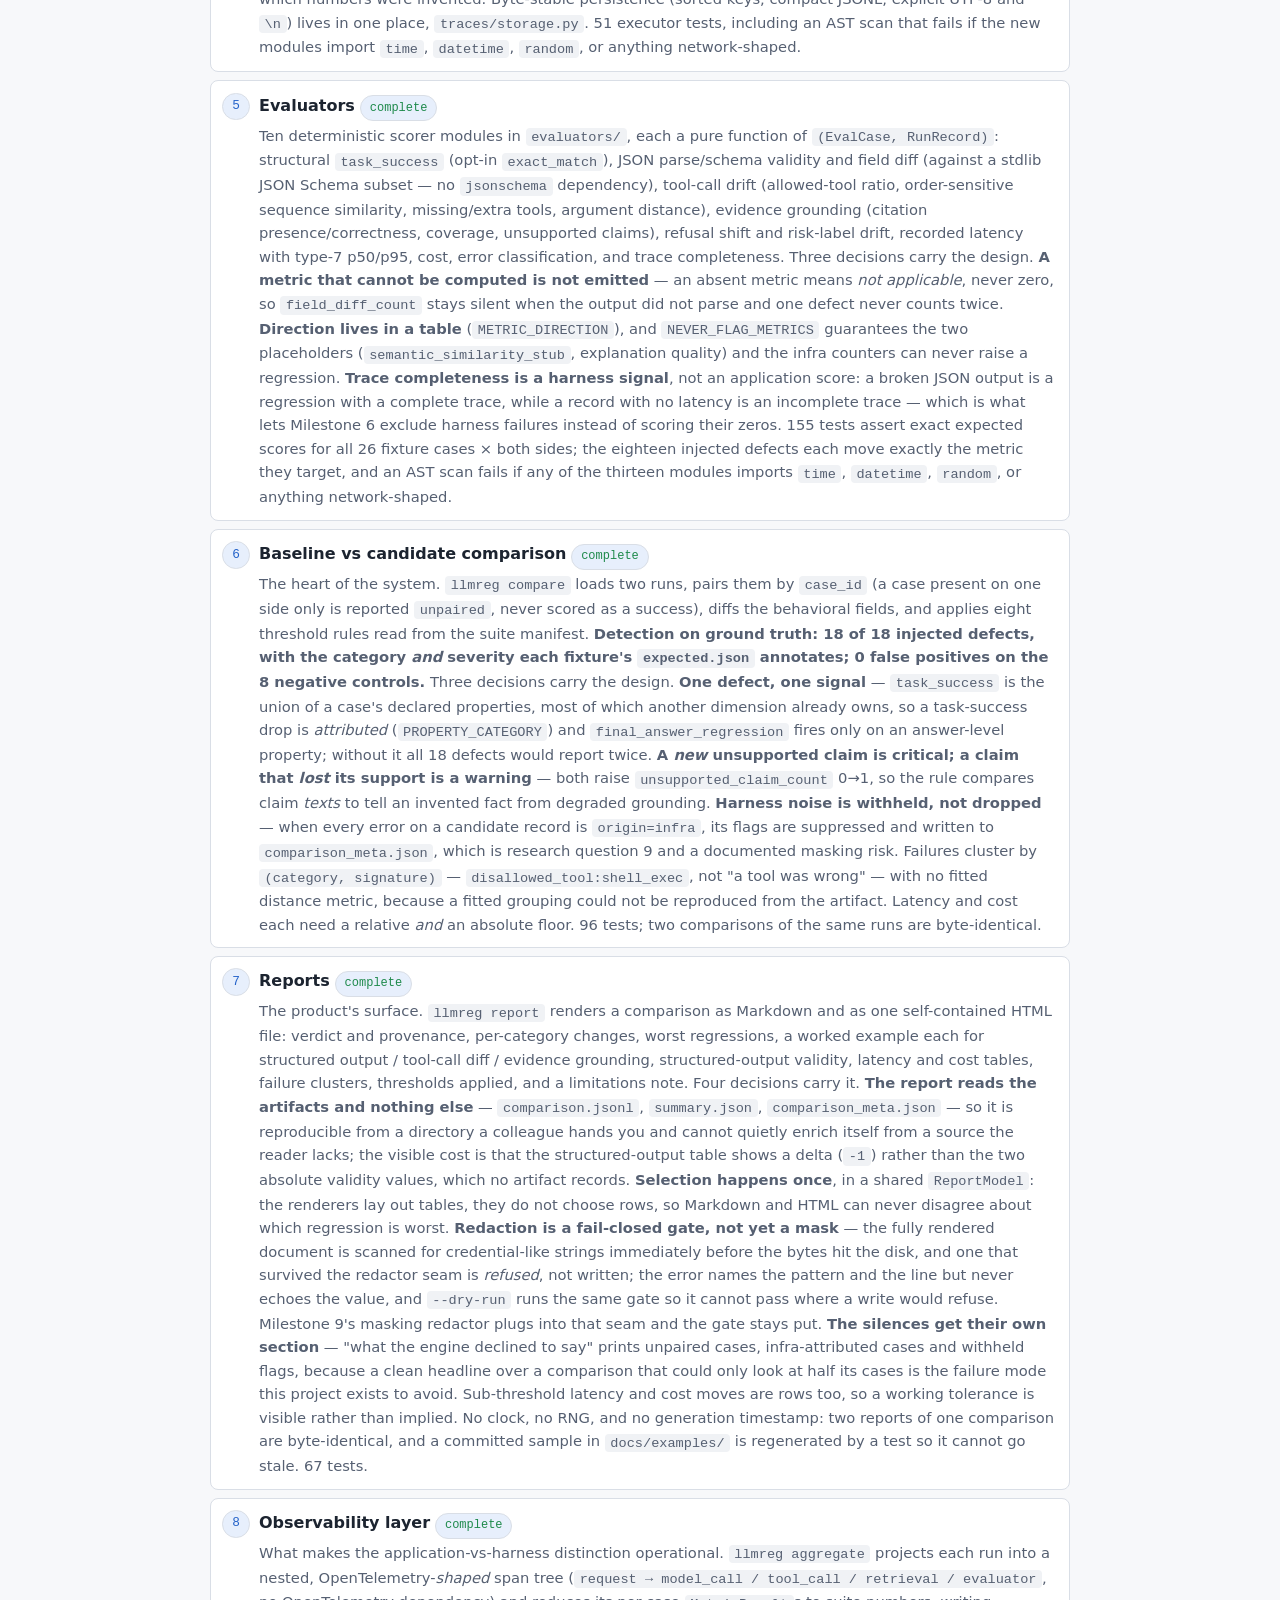
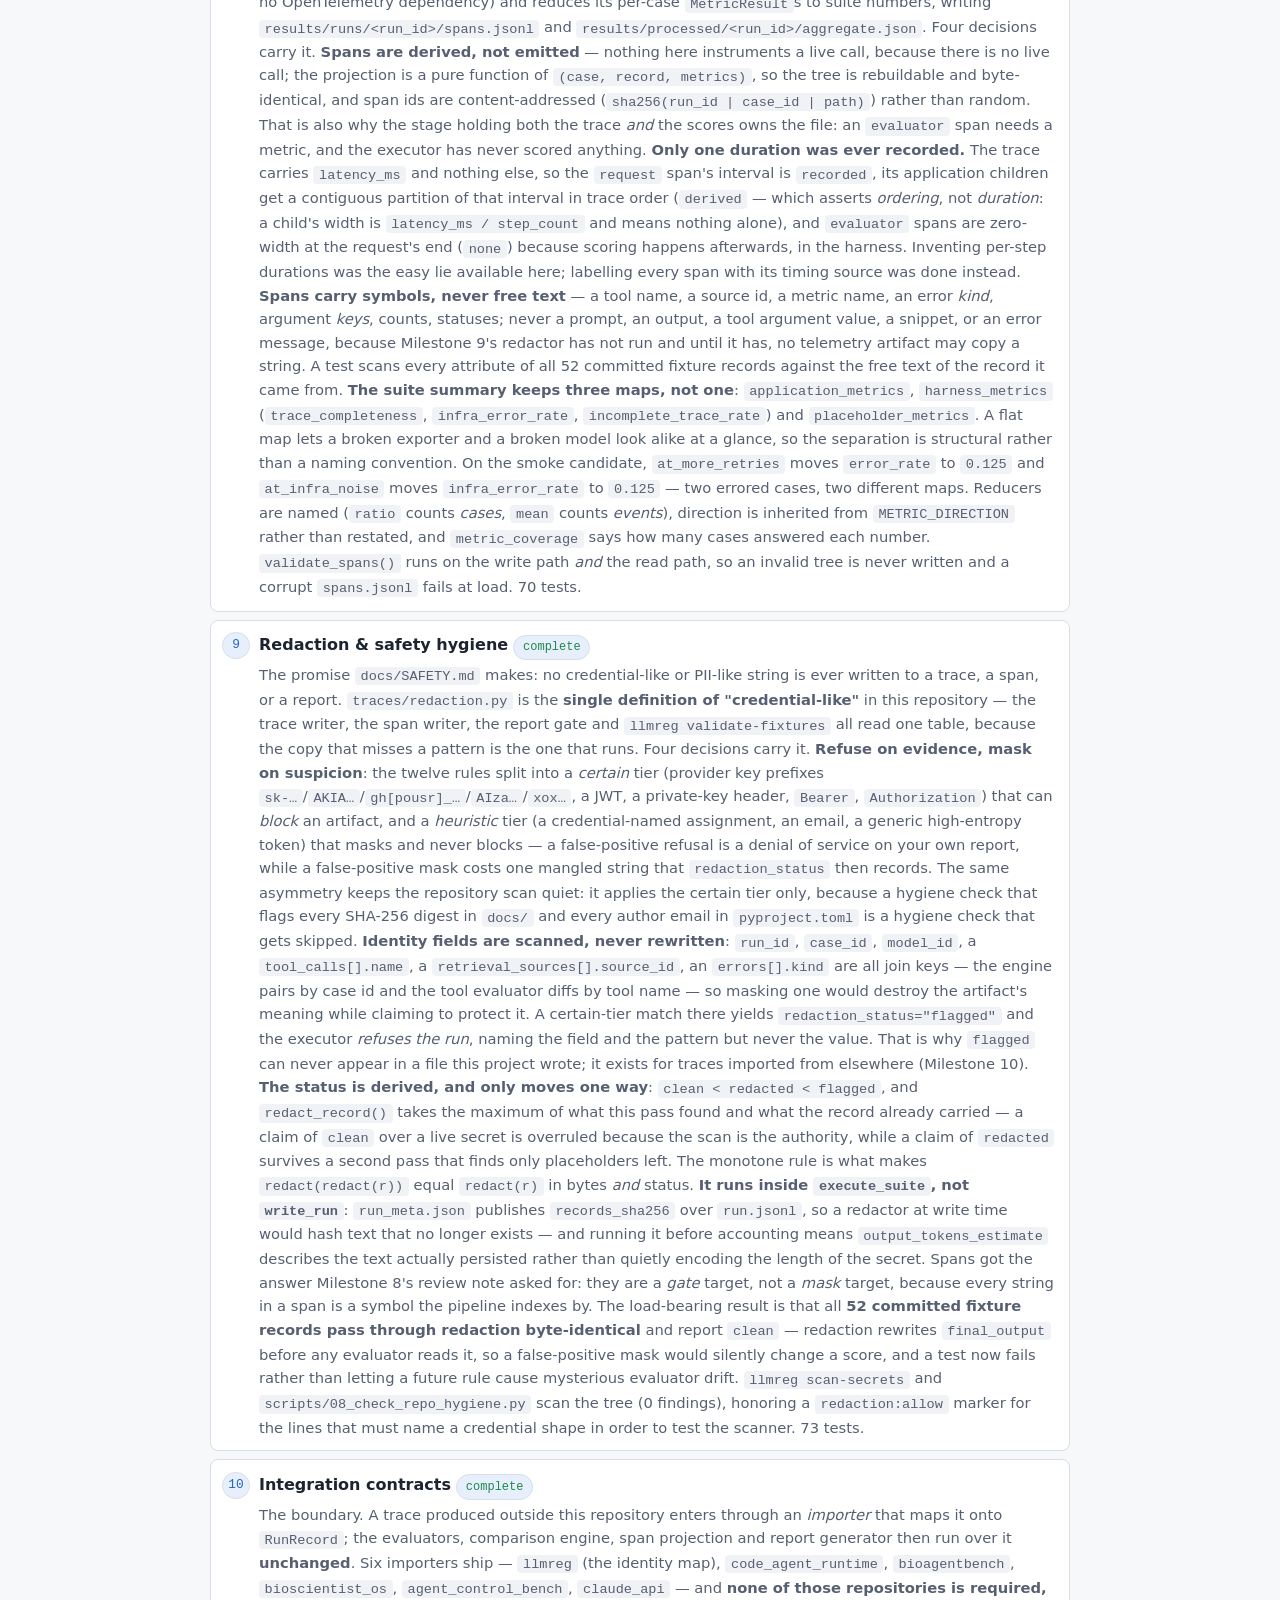
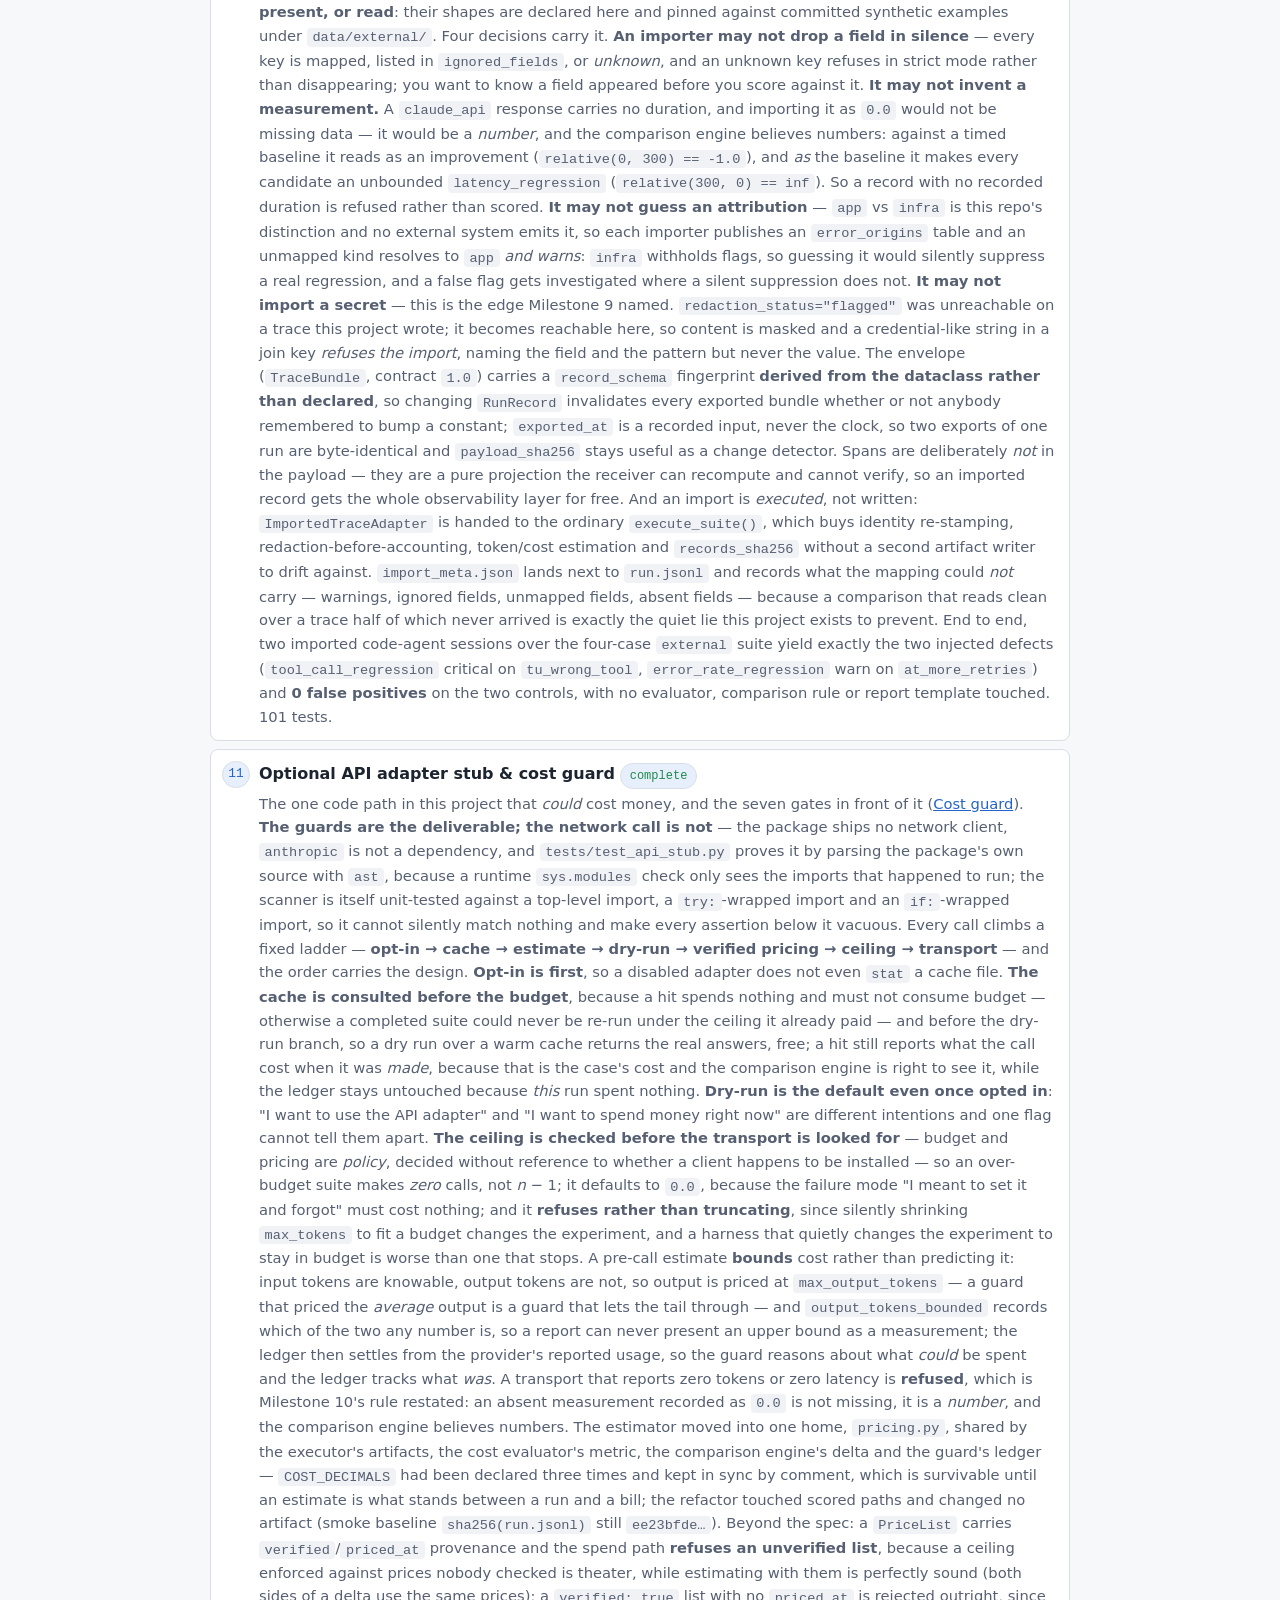
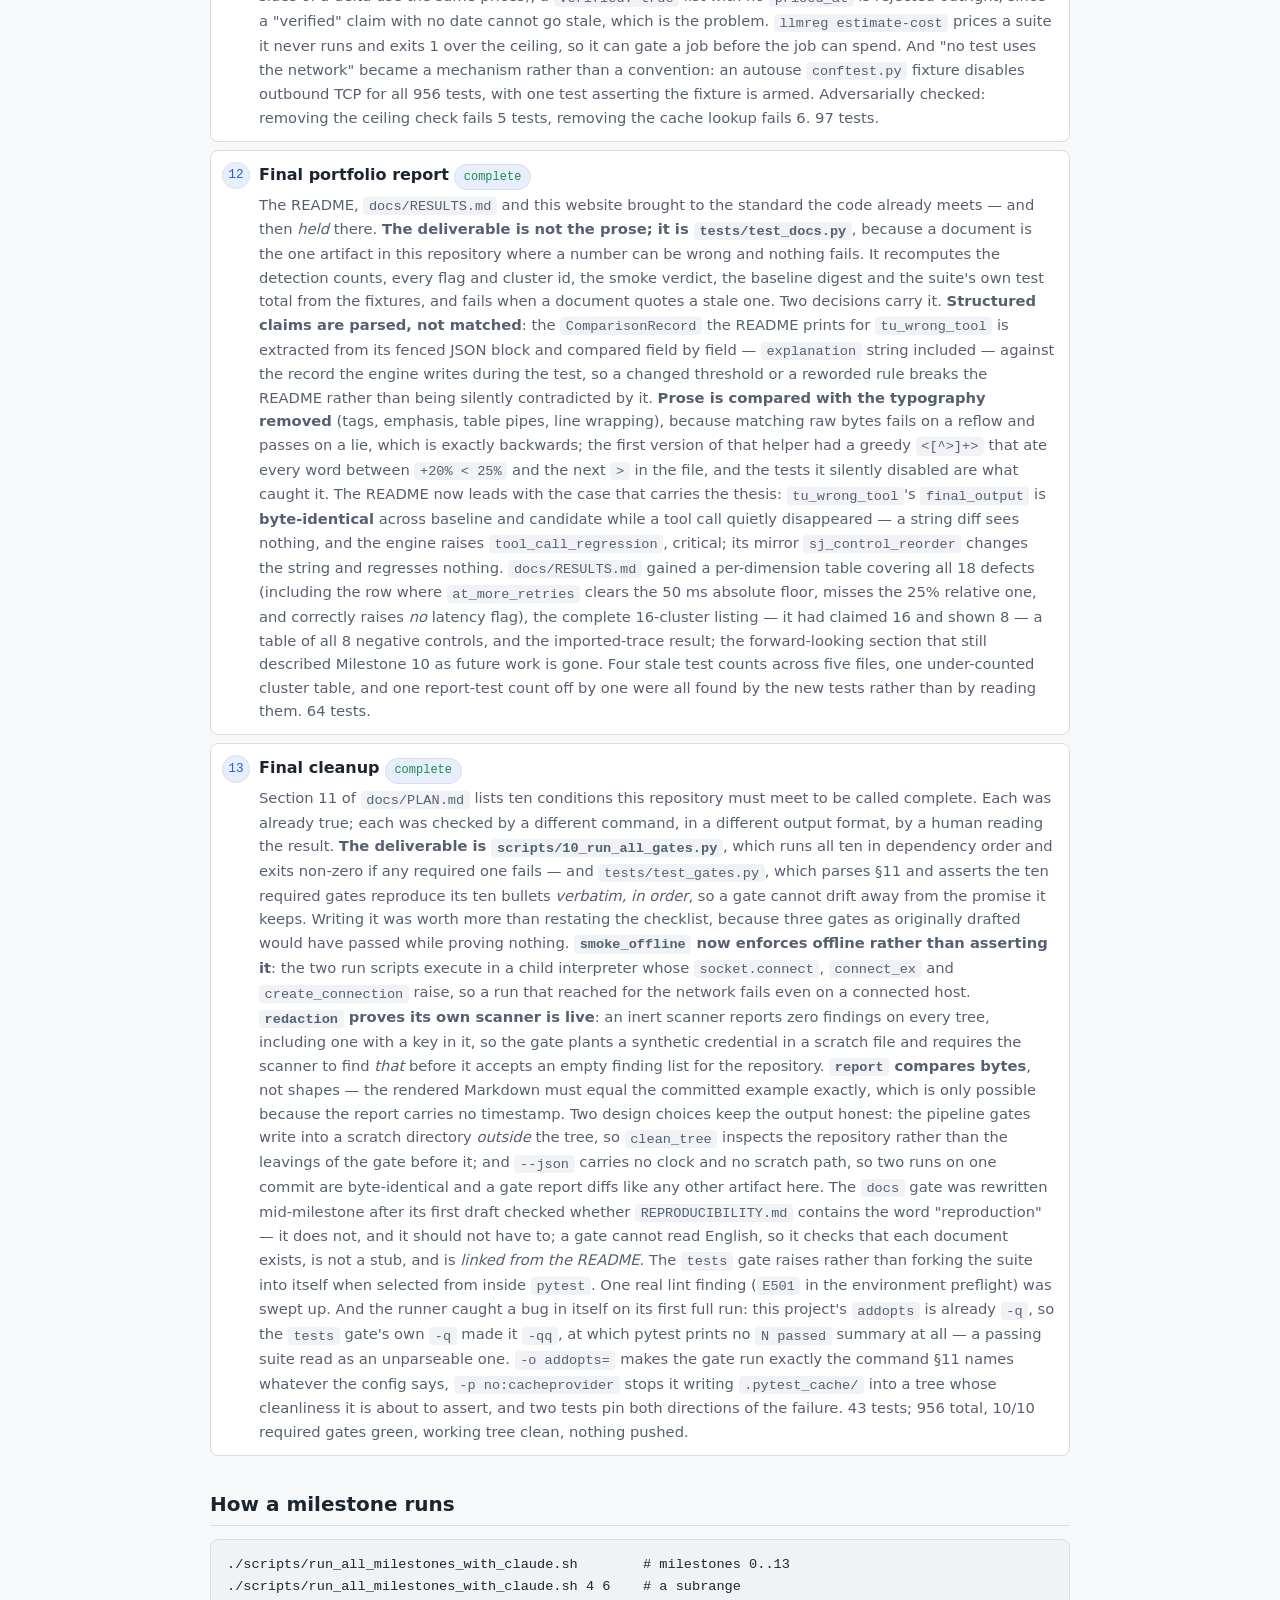
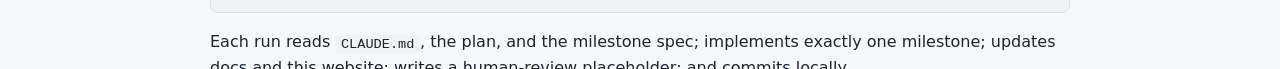
<file: site/milestones.html>
<!doctype html>
<html lang="en">
<head>
  <meta charset="utf-8">
  <meta name="viewport" content="width=device-width, initial-scale=1">
  <title>Milestones — llm-regression-observability</title>
  <link rel="stylesheet" href="style.css">
</head>
<body>
<header class="site">
  <a class="brand" href="index.html">llm-regression-observability</a>
  <div class="tagline">A CPU-first framework for detecting, explaining, and reporting regressions in LLM applications and agentic systems.</div>
  <nav class="site">
    <a href="index.html">Overview</a>
    <a href="architecture.html">Architecture</a>
    <a href="trace-format.html">Trace format</a>
    <a href="metrics.html">Metrics</a>
    <a href="regression-categories.html">Regression categories</a>
    <a href="example-comparison.html">Example comparison</a>
    <a href="integration-contracts.html">Integration contracts</a>
    <a href="cost-guard.html">Cost guard</a>
    <a href="results.html">Results</a>
    <a href="milestones.html" class="active">Milestones</a>
    <a href="limitations.html">Limitations</a>
    <a href="safety.html">Safety</a>
    <a href="roadmap.html">Roadmap</a>
  </nav>
</header>
<main>
  <h1>Milestones</h1>
  <p class="lede">The system is built in fourteen milestones (0–13), one commit
  each. Each is implemented by a single <code>claude -p</code> run driven by
  <code>scripts/run_all_milestones_with_claude.sh</code>, which stops on agent
  failure, no new commit, a dirty tree, or a failing test. Full specs live in
  <code>docs/milestones/</code>.</p>

  <p><span class="status done">status: all fourteen milestones (0–13) complete (scaffold, CLI, tests; typed data contracts; fixture suites; deterministic adapters; run-suite executor; evaluators; comparison engine; reports; observability; redaction; integration contracts; API cost guard; portfolio report; final cleanup). The build is finished: <code>python3 scripts/10_run_all_gates.py</code> runs the ten quality gates of <code>docs/PLAN.md</code> §11 and exits 0</span></p>

  <ol class="milestones">
    <li><span class="mtitle">Scaffold &amp; project contract</span> <span class="status done">complete</span>
      <div class="mbody">Package skeleton, <code>pyproject.toml</code> (dependency-free core), <code>llmreg</code> CLI (<code>version</code>, <code>check-env</code>) with a <code>python3 -m</code> entry, a <code>conftest.py</code> path shim, and 14 CPU-only tests (<code>test_smoke.py</code>, <code>test_scaffold_layout.py</code>). The layout test enforces the empty runtime-dependency list.</div></li>
    <li><span class="mtitle">Core schemas &amp; trace model</span> <span class="status done">complete</span>
      <div class="mbody">Typed contracts — EvalCase, EvalSuite, RunRecord (alias ModelTrace), ToolCallTrace, RetrievalTrace, RetrievalDoc, ErrorRecord, MetricResult, ComparisonRecord, RegressionFlag, ReportSummary, FailureCluster — as stdlib dataclasses in <code>schemas.py</code>. Annotation-driven validation (missing/unknown field, wrong type, enum vocab, <code>int</code>→<code>float</code> coercion) raising <code>SchemaError</code>; byte-stable <code>to_json()</code> with sorted keys; 54 round-trip/rejection/stability tests.</div></li>
    <li><span class="mtitle">Fixture suites</span> <span class="status done">complete</span>
      <div class="mbody">Six synthetic suites (structured JSON, tool use, retrieval/evidence, refusal boundary, latency/cost, agent trace) — 26 cases: 18 injected defects + 8 negative controls. Cases (<code>EvalCase</code>) and per-case ground truth (<code>CaseExpectation</code>) live under <code>evals/fixtures/</code>; recorded baseline/candidate <code>RunRecord</code>s under <code>data/fixtures/</code>. A stdlib-only restricted-YAML reader parses <code>evals/suites/smoke.yaml</code>. The validator (<code>llmreg validate-fixtures</code> / <code>scripts/01_validate_fixtures.py</code>) checks schemas, referential integrity, that each injected defect actually differs from its baseline, manifest resolution, and a credential-like-string safety scan. 25 fixture tests.</div></li>
    <li><span class="mtitle">Adapters</span> <span class="status done">complete</span>
      <div class="mbody">Four deterministic adapters in <code>adapters/</code>. <code>AdapterContext</code> (run identity: <code>app_version</code>, model/prompt/tool versions, recorded timestamp) is kept separate from <code>AdapterResponse</code> (behavior: output, tool calls, retrieval, errors, tokens/latency/cost); <code>build_run_record()</code> joins them, so no scored path ever reads the clock. <code>RecordedModelAdapter</code> replays all 52 committed fixture records byte for byte. <code>ScriptedRegressionAdapter</code> applies one of 15 pure injectors (invalid JSON, dropped/wrong/extra tool, arg drift, order swap, unsupported claim, dropped citation, refusal flip, added latency/cost, injected error) to a clean baseline; its plan is derived from the Milestone 2 <code>CaseExpectation</code> ground truth, so non-controls get a defect of their annotated category, infra-attributed cases get an <code>infra</code>-origin error, and true controls are left untouched. <code>ApiAdapterStub</code> raises when disabled, which is the default — no default path reaches a paid API. (Milestone 11 built the guarded ladder out behind that same opt-in; see <a href="cost-guard.html">Cost guard</a>.) 46 adapter tests.</div></li>
    <li><span class="mtitle">Run-suite executor</span> <span class="status done">complete</span>
      <div class="mbody"><code>llmreg run-suite</code> (in <code>executor.py</code>) resolves a suite manifest into an ordered <code>EvalSuite</code>, drives an adapter over every case, and writes <code>results/runs/&lt;run_id&gt;/run.jsonl</code> plus a <code>run_meta.json</code> sidecar (identity, totals, cost model, SHA-256 of the records). Three decisions the spec left open are settled here. <strong>The executor owns run identity</strong>: it re-stamps <code>run_id</code> and <code>app_version</code> onto every replayed record — so <code>(run_id, case_id)</code> keys the artifact — while <code>model_id</code>, prompt/tool versions, and <code>timestamp</code> stay as the adapter reported them unless explicitly overridden. <strong>Latency is recorded, never measured</strong>: timing the adapter would put an ambient value into a scored field. <strong>Tokens and cost are derived only where the adapter left zeros</strong>, and <code>run_meta.json</code> counts how many records took that path, so no artifact hides which numbers were invented. Byte-stable persistence (sorted keys, compact JSONL, explicit UTF-8 and <code>\n</code>) lives in one place, <code>traces/storage.py</code>. 51 executor tests, including an AST scan that fails if the new modules import <code>time</code>, <code>datetime</code>, <code>random</code>, or anything network-shaped.</div></li>
    <li><span class="mtitle">Evaluators</span> <span class="status done">complete</span>
      <div class="mbody">Ten deterministic scorer modules in <code>evaluators/</code>, each a pure function of <code>(EvalCase, RunRecord)</code>: structural <code>task_success</code> (opt-in <code>exact_match</code>), JSON parse/schema validity and field diff (against a stdlib JSON Schema subset — no <code>jsonschema</code> dependency), tool-call drift (allowed-tool ratio, order-sensitive sequence similarity, missing/extra tools, argument distance), evidence grounding (citation presence/correctness, coverage, unsupported claims), refusal shift and risk-label drift, recorded latency with type-7 p50/p95, cost, error classification, and trace completeness. Three decisions carry the design. <strong>A metric that cannot be computed is not emitted</strong> — an absent metric means <em>not applicable</em>, never zero, so <code>field_diff_count</code> stays silent when the output did not parse and one defect never counts twice. <strong>Direction lives in a table</strong> (<code>METRIC_DIRECTION</code>), and <code>NEVER_FLAG_METRICS</code> guarantees the two placeholders (<code>semantic_similarity_stub</code>, explanation quality) and the infra counters can never raise a regression. <strong>Trace completeness is a harness signal</strong>, not an application score: a broken JSON output is a regression with a complete trace, while a record with no latency is an incomplete trace — which is what lets Milestone 6 exclude harness failures instead of scoring their zeros. 155 tests assert exact expected scores for all 26 fixture cases × both sides; the eighteen injected defects each move exactly the metric they target, and an AST scan fails if any of the thirteen modules imports <code>time</code>, <code>datetime</code>, <code>random</code>, or anything network-shaped.</div></li>
    <li><span class="mtitle">Baseline vs candidate comparison</span> <span class="status done">complete</span>
      <div class="mbody">The heart of the system. <code>llmreg compare</code> loads two runs, pairs them by <code>case_id</code> (a case present on one side only is reported <code>unpaired</code>, never scored as a success), diffs the behavioral fields, and applies eight threshold rules read from the suite manifest. <strong>Detection on ground truth: 18 of 18 injected defects, with the category <em>and</em> severity each fixture's <code>expected.json</code> annotates; 0 false positives on the 8 negative controls.</strong> Three decisions carry the design. <strong>One defect, one signal</strong> — <code>task_success</code> is the union of a case's declared properties, most of which another dimension already owns, so a task-success drop is <em>attributed</em> (<code>PROPERTY_CATEGORY</code>) and <code>final_answer_regression</code> fires only on an answer-level property; without it all 18 defects would report twice. <strong>A <em>new</em> unsupported claim is critical; a claim that <em>lost</em> its support is a warning</strong> — both raise <code>unsupported_claim_count</code> 0→1, so the rule compares claim <em>texts</em> to tell an invented fact from degraded grounding. <strong>Harness noise is withheld, not dropped</strong> — when every error on a candidate record is <code>origin=infra</code>, its flags are suppressed and written to <code>comparison_meta.json</code>, which is research question 9 and a documented masking risk. Failures cluster by <code>(category, signature)</code> — <code>disallowed_tool:shell_exec</code>, not "a tool was wrong" — with no fitted distance metric, because a fitted grouping could not be reproduced from the artifact. Latency and cost each need a relative <em>and</em> an absolute floor. 96 tests; two comparisons of the same runs are byte-identical.</div></li>
    <li><span class="mtitle">Reports</span> <span class="status done">complete</span>
      <div class="mbody">The product's surface. <code>llmreg report</code> renders a comparison as Markdown and as one self-contained HTML file: verdict and provenance, per-category changes, worst regressions, a worked example each for structured output / tool-call diff / evidence grounding, structured-output validity, latency and cost tables, failure clusters, thresholds applied, and a limitations note. Four decisions carry it. <strong>The report reads the artifacts and nothing else</strong> — <code>comparison.jsonl</code>, <code>summary.json</code>, <code>comparison_meta.json</code> — so it is reproducible from a directory a colleague hands you and cannot quietly enrich itself from a source the reader lacks; the visible cost is that the structured-output table shows a delta (<code>-1</code>) rather than the two absolute validity values, which no artifact records. <strong>Selection happens once</strong>, in a shared <code>ReportModel</code>: the renderers lay out tables, they do not choose rows, so Markdown and HTML can never disagree about which regression is worst. <strong>Redaction is a fail-closed gate, not yet a mask</strong> — the fully rendered document is scanned for credential-like strings immediately before the bytes hit the disk, and one that survived the redactor seam is <em>refused</em>, not written; the error names the pattern and the line but never echoes the value, and <code>--dry-run</code> runs the same gate so it cannot pass where a write would refuse. Milestone 9's masking redactor plugs into that seam and the gate stays put. <strong>The silences get their own section</strong> — "what the engine declined to say" prints unpaired cases, infra-attributed cases and withheld flags, because a clean headline over a comparison that could only look at half its cases is the failure mode this project exists to avoid. Sub-threshold latency and cost moves are rows too, so a working tolerance is visible rather than implied. No clock, no RNG, and no generation timestamp: two reports of one comparison are byte-identical, and a committed sample in <code>docs/examples/</code> is regenerated by a test so it cannot go stale. 67 tests.</div></li>
    <li><span class="mtitle">Observability layer</span> <span class="status done">complete</span>
      <div class="mbody">What makes the application-vs-harness distinction operational. <code>llmreg aggregate</code> projects each run into a nested, OpenTelemetry-<em>shaped</em> span tree (<code>request → model_call / tool_call / retrieval / evaluator</code>, no OpenTelemetry dependency) and reduces its per-case <code>MetricResult</code>s to suite numbers, writing <code>results/runs/&lt;run_id&gt;/spans.jsonl</code> and <code>results/processed/&lt;run_id&gt;/aggregate.json</code>. Four decisions carry it. <strong>Spans are derived, not emitted</strong> — nothing here instruments a live call, because there is no live call; the projection is a pure function of <code>(case, record, metrics)</code>, so the tree is rebuildable and byte-identical, and span ids are content-addressed (<code>sha256(run_id | case_id | path)</code>) rather than random. That is also why the stage holding both the trace <em>and</em> the scores owns the file: an <code>evaluator</code> span needs a metric, and the executor has never scored anything. <strong>Only one duration was ever recorded.</strong> The trace carries <code>latency_ms</code> and nothing else, so the <code>request</code> span's interval is <code>recorded</code>, its application children get a contiguous partition of that interval in trace order (<code>derived</code> — which asserts <em>ordering</em>, not <em>duration</em>: a child's width is <code>latency_ms / step_count</code> and means nothing alone), and <code>evaluator</code> spans are zero-width at the request's end (<code>none</code>) because scoring happens afterwards, in the harness. Inventing per-step durations was the easy lie available here; labelling every span with its timing source was done instead. <strong>Spans carry symbols, never free text</strong> — a tool name, a source id, a metric name, an error <em>kind</em>, argument <em>keys</em>, counts, statuses; never a prompt, an output, a tool argument value, a snippet, or an error message, because Milestone 9's redactor has not run and until it has, no telemetry artifact may copy a string. A test scans every attribute of all 52 committed fixture records against the free text of the record it came from. <strong>The suite summary keeps three maps, not one</strong>: <code>application_metrics</code>, <code>harness_metrics</code> (<code>trace_completeness</code>, <code>infra_error_rate</code>, <code>incomplete_trace_rate</code>) and <code>placeholder_metrics</code>. A flat map lets a broken exporter and a broken model look alike at a glance, so the separation is structural rather than a naming convention. On the smoke candidate, <code>at_more_retries</code> moves <code>error_rate</code> to <code>0.125</code> and <code>at_infra_noise</code> moves <code>infra_error_rate</code> to <code>0.125</code> — two errored cases, two different maps. Reducers are named (<code>ratio</code> counts <em>cases</em>, <code>mean</code> counts <em>events</em>), direction is inherited from <code>METRIC_DIRECTION</code> rather than restated, and <code>metric_coverage</code> says how many cases answered each number. <code>validate_spans()</code> runs on the write path <em>and</em> the read path, so an invalid tree is never written and a corrupt <code>spans.jsonl</code> fails at load. 70 tests.</div></li>
    <li><span class="mtitle">Redaction &amp; safety hygiene</span> <span class="status done">complete</span>
      <div class="mbody">The promise <code>docs/SAFETY.md</code> makes: no credential-like or PII-like string is ever written to a trace, a span, or a report. <code>traces/redaction.py</code> is the <strong>single definition of "credential-like"</strong> in this repository — the trace writer, the span writer, the report gate and <code>llmreg validate-fixtures</code> all read one table, because the copy that misses a pattern is the one that runs. Four decisions carry it. <strong>Refuse on evidence, mask on suspicion</strong>: the twelve rules split into a <em>certain</em> tier (provider key prefixes <code>sk-…</code>/<code>AKIA…</code>/<code>gh[pousr]_…</code>/<code>AIza…</code>/<code>xox…</code>, a JWT, a private-key header, <code>Bearer</code>, <code>Authorization</code>) that can <em>block</em> an artifact, and a <em>heuristic</em> tier (a credential-named assignment, an email, a generic high-entropy token) that masks and never blocks — a false-positive refusal is a denial of service on your own report, while a false-positive mask costs one mangled string that <code>redaction_status</code> then records. The same asymmetry keeps the repository scan quiet: it applies the certain tier only, because a hygiene check that flags every SHA-256 digest in <code>docs/</code> and every author email in <code>pyproject.toml</code> is a hygiene check that gets skipped. <strong>Identity fields are scanned, never rewritten</strong>: <code>run_id</code>, <code>case_id</code>, <code>model_id</code>, a <code>tool_calls[].name</code>, a <code>retrieval_sources[].source_id</code>, an <code>errors[].kind</code> are all join keys — the engine pairs by case id and the tool evaluator diffs by tool name — so masking one would destroy the artifact's meaning while claiming to protect it. A certain-tier match there yields <code>redaction_status="flagged"</code> and the executor <em>refuses the run</em>, naming the field and the pattern but never the value. That is why <code>flagged</code> can never appear in a file this project wrote; it exists for traces imported from elsewhere (Milestone 10). <strong>The status is derived, and only moves one way</strong>: <code>clean &lt; redacted &lt; flagged</code>, and <code>redact_record()</code> takes the maximum of what this pass found and what the record already carried — a claim of <code>clean</code> over a live secret is overruled because the scan is the authority, while a claim of <code>redacted</code> survives a second pass that finds only placeholders left. The monotone rule is what makes <code>redact(redact(r))</code> equal <code>redact(r)</code> in bytes <em>and</em> status. <strong>It runs inside <code>execute_suite</code>, not <code>write_run</code></strong>: <code>run_meta.json</code> publishes <code>records_sha256</code> over <code>run.jsonl</code>, so a redactor at write time would hash text that no longer exists — and running it before accounting means <code>output_tokens_estimate</code> describes the text actually persisted rather than quietly encoding the length of the secret. Spans got the answer Milestone 8's review note asked for: they are a <em>gate</em> target, not a <em>mask</em> target, because every string in a span is a symbol the pipeline indexes by. The load-bearing result is that all <strong>52 committed fixture records pass through redaction byte-identical</strong> and report <code>clean</code> — redaction rewrites <code>final_output</code> before any evaluator reads it, so a false-positive mask would silently change a score, and a test now fails rather than letting a future rule cause mysterious evaluator drift. <code>llmreg scan-secrets</code> and <code>scripts/08_check_repo_hygiene.py</code> scan the tree (0 findings), honoring a <code>redaction:allow</code> marker for the lines that must name a credential shape in order to test the scanner. 73 tests.</div></li>
    <li><span class="mtitle">Integration contracts</span> <span class="status done">complete</span>
      <div class="mbody">The boundary. A trace produced outside this repository enters through an <em>importer</em> that maps it onto <code>RunRecord</code>; the evaluators, comparison engine, span projection and report generator then run over it <strong>unchanged</strong>. Six importers ship — <code>llmreg</code> (the identity map), <code>code_agent_runtime</code>, <code>bioagentbench</code>, <code>bioscientist_os</code>, <code>agent_control_bench</code>, <code>claude_api</code> — and <strong>none of those repositories is required, present, or read</strong>: their shapes are declared here and pinned against committed synthetic examples under <code>data/external/</code>. Four decisions carry it. <strong>An importer may not drop a field in silence</strong> — every key is mapped, listed in <code>ignored_fields</code>, or <em>unknown</em>, and an unknown key refuses in strict mode rather than disappearing; you want to know a field appeared before you score against it. <strong>It may not invent a measurement.</strong> A <code>claude_api</code> response carries no duration, and importing it as <code>0.0</code> would not be missing data — it would be a <em>number</em>, and the comparison engine believes numbers: against a timed baseline it reads as an improvement (<code>relative(0, 300) == -1.0</code>), and <em>as</em> the baseline it makes every candidate an unbounded <code>latency_regression</code> (<code>relative(300, 0) == inf</code>). So a record with no recorded duration is refused rather than scored. <strong>It may not guess an attribution</strong> — <code>app</code> vs <code>infra</code> is this repo's distinction and no external system emits it, so each importer publishes an <code>error_origins</code> table and an unmapped kind resolves to <code>app</code> <em>and warns</em>: <code>infra</code> withholds flags, so guessing it would silently suppress a real regression, and a false flag gets investigated where a silent suppression does not. <strong>It may not import a secret</strong> — this is the edge Milestone 9 named. <code>redaction_status="flagged"</code> was unreachable on a trace this project wrote; it becomes reachable here, so content is masked and a credential-like string in a join key <em>refuses the import</em>, naming the field and the pattern but never the value. The envelope (<code>TraceBundle</code>, contract <code>1.0</code>) carries a <code>record_schema</code> fingerprint <strong>derived from the dataclass rather than declared</strong>, so changing <code>RunRecord</code> invalidates every exported bundle whether or not anybody remembered to bump a constant; <code>exported_at</code> is a recorded input, never the clock, so two exports of one run are byte-identical and <code>payload_sha256</code> stays useful as a change detector. Spans are deliberately <em>not</em> in the payload — they are a pure projection the receiver can recompute and cannot verify, so an imported record gets the whole observability layer for free. And an import is <em>executed</em>, not written: <code>ImportedTraceAdapter</code> is handed to the ordinary <code>execute_suite()</code>, which buys identity re-stamping, redaction-before-accounting, token/cost estimation and <code>records_sha256</code> without a second artifact writer to drift against. <code>import_meta.json</code> lands next to <code>run.jsonl</code> and records what the mapping could <em>not</em> carry — warnings, ignored fields, unmapped fields, absent fields — because a comparison that reads clean over a trace half of which never arrived is exactly the quiet lie this project exists to prevent. End to end, two imported code-agent sessions over the four-case <code>external</code> suite yield exactly the two injected defects (<code>tool_call_regression</code> critical on <code>tu_wrong_tool</code>, <code>error_rate_regression</code> warn on <code>at_more_retries</code>) and <strong>0 false positives</strong> on the two controls, with no evaluator, comparison rule or report template touched. 101 tests.</div></li>
    <li><span class="mtitle">Optional API adapter stub &amp; cost guard</span> <span class="status done">complete</span>
      <div class="mbody">The one code path in this project that <em>could</em> cost money, and the seven gates in front of it (<a href="cost-guard.html">Cost guard</a>). <strong>The guards are the deliverable; the network call is not</strong> — the package ships no network client, <code>anthropic</code> is not a dependency, and <code>tests/test_api_stub.py</code> proves it by parsing the package's own source with <code>ast</code>, because a runtime <code>sys.modules</code> check only sees the imports that happened to run; the scanner is itself unit-tested against a top-level import, a <code>try:</code>-wrapped import and an <code>if:</code>-wrapped import, so it cannot silently match nothing and make every assertion below it vacuous. Every call climbs a fixed ladder — <strong>opt-in → cache → estimate → dry-run → verified pricing → ceiling → transport</strong> — and the order carries the design. <strong>Opt-in is first</strong>, so a disabled adapter does not even <code>stat</code> a cache file. <strong>The cache is consulted before the budget</strong>, because a hit spends nothing and must not consume budget — otherwise a completed suite could never be re-run under the ceiling it already paid — and before the dry-run branch, so a dry run over a warm cache returns the real answers, free; a hit still reports what the call cost when it was <em>made</em>, because that is the case's cost and the comparison engine is right to see it, while the ledger stays untouched because <em>this</em> run spent nothing. <strong>Dry-run is the default even once opted in</strong>: "I want to use the API adapter" and "I want to spend money right now" are different intentions and one flag cannot tell them apart. <strong>The ceiling is checked before the transport is looked for</strong> — budget and pricing are <em>policy</em>, decided without reference to whether a client happens to be installed — so an over-budget suite makes <em>zero</em> calls, not <em>n</em> − 1; it defaults to <code>0.0</code>, because the failure mode "I meant to set it and forgot" must cost nothing; and it <strong>refuses rather than truncating</strong>, since silently shrinking <code>max_tokens</code> to fit a budget changes the experiment, and a harness that quietly changes the experiment to stay in budget is worse than one that stops. A pre-call estimate <strong>bounds</strong> cost rather than predicting it: input tokens are knowable, output tokens are not, so output is priced at <code>max_output_tokens</code> — a guard that priced the <em>average</em> output is a guard that lets the tail through — and <code>output_tokens_bounded</code> records which of the two any number is, so a report can never present an upper bound as a measurement; the ledger then settles from the provider's reported usage, so the guard reasons about what <em>could</em> be spent and the ledger tracks what <em>was</em>. A transport that reports zero tokens or zero latency is <strong>refused</strong>, which is Milestone 10's rule restated: an absent measurement recorded as <code>0.0</code> is not missing, it is a <em>number</em>, and the comparison engine believes numbers. The estimator moved into one home, <code>pricing.py</code>, shared by the executor's artifacts, the cost evaluator's metric, the comparison engine's delta and the guard's ledger — <code>COST_DECIMALS</code> had been declared three times and kept in sync by comment, which is survivable until an estimate is what stands between a run and a bill; the refactor touched scored paths and changed no artifact (smoke baseline <code>sha256(run.jsonl)</code> still <code>ee23bfde…</code>). Beyond the spec: a <code>PriceList</code> carries <code>verified</code>/<code>priced_at</code> provenance and the spend path <strong>refuses an unverified list</strong>, because a ceiling enforced against prices nobody checked is theater, while estimating with them is perfectly sound (both sides of a delta use the same prices); a <code>verified: true</code> list with no <code>priced_at</code> is rejected outright, since a "verified" claim with no date cannot go stale, which is the problem. <code>llmreg estimate-cost</code> prices a suite it never runs and exits 1 over the ceiling, so it can gate a job before the job can spend. And "no test uses the network" became a mechanism rather than a convention: an autouse <code>conftest.py</code> fixture disables outbound TCP for all 956 tests, with one test asserting the fixture is armed. Adversarially checked: removing the ceiling check fails 5 tests, removing the cache lookup fails 6. 97 tests.</div></li>
    <li><span class="mtitle">Final portfolio report</span> <span class="status done">complete</span>
      <div class="mbody">The README, <code>docs/RESULTS.md</code> and this website brought to the standard the code already meets — and then <em>held</em> there. <strong>The deliverable is not the prose; it is <code>tests/test_docs.py</code></strong>, because a document is the one artifact in this repository where a number can be wrong and nothing fails. It recomputes the detection counts, every flag and cluster id, the smoke verdict, the baseline digest and the suite's own test total from the fixtures, and fails when a document quotes a stale one. Two decisions carry it. <strong>Structured claims are parsed, not matched</strong>: the <code>ComparisonRecord</code> the README prints for <code>tu_wrong_tool</code> is extracted from its fenced JSON block and compared field by field — <code>explanation</code> string included — against the record the engine writes during the test, so a changed threshold or a reworded rule breaks the README rather than being silently contradicted by it. <strong>Prose is compared with the typography removed</strong> (tags, emphasis, table pipes, line wrapping), because matching raw bytes fails on a reflow and passes on a lie, which is exactly backwards; the first version of that helper had a greedy <code>&lt;[^&gt;]+&gt;</code> that ate every word between <code>+20% &lt; 25%</code> and the next <code>&gt;</code> in the file, and the tests it silently disabled are what caught it. The README now leads with the case that carries the thesis: <code>tu_wrong_tool</code>'s <code>final_output</code> is <strong>byte-identical</strong> across baseline and candidate while a tool call quietly disappeared — a string diff sees nothing, and the engine raises <code>tool_call_regression</code>, critical; its mirror <code>sj_control_reorder</code> changes the string and regresses nothing. <code>docs/RESULTS.md</code> gained a per-dimension table covering all 18 defects (including the row where <code>at_more_retries</code> clears the 50 ms absolute floor, misses the 25% relative one, and correctly raises <em>no</em> latency flag), the complete 16-cluster listing — it had claimed 16 and shown 8 — a table of all 8 negative controls, and the imported-trace result; the forward-looking section that still described Milestone 10 as future work is gone. Four stale test counts across five files, one under-counted cluster table, and one report-test count off by one were all found by the new tests rather than by reading them. 64 tests.</div></li>
    <li><span class="mtitle">Final cleanup</span> <span class="status done">complete</span>
      <div class="mbody">Section 11 of <code>docs/PLAN.md</code> lists ten conditions this repository must meet to be called complete. Each was already true; each was checked by a different command, in a different output format, by a human reading the result. <strong>The deliverable is <code>scripts/10_run_all_gates.py</code></strong>, which runs all ten in dependency order and exits non-zero if any required one fails — and <code>tests/test_gates.py</code>, which parses §11 and asserts the ten required gates reproduce its ten bullets <em>verbatim, in order</em>, so a gate cannot drift away from the promise it keeps. Writing it was worth more than restating the checklist, because three gates as originally drafted would have passed while proving nothing. <strong><code>smoke_offline</code> now enforces offline rather than asserting it</strong>: the two run scripts execute in a child interpreter whose <code>socket.connect</code>, <code>connect_ex</code> and <code>create_connection</code> raise, so a run that reached for the network fails even on a connected host. <strong><code>redaction</code> proves its own scanner is live</strong>: an inert scanner reports zero findings on every tree, including one with a key in it, so the gate plants a synthetic credential in a scratch file and requires the scanner to find <em>that</em> before it accepts an empty finding list for the repository. <strong><code>report</code> compares bytes</strong>, not shapes — the rendered Markdown must equal the committed example exactly, which is only possible because the report carries no timestamp. Two design choices keep the output honest: the pipeline gates write into a scratch directory <em>outside</em> the tree, so <code>clean_tree</code> inspects the repository rather than the leavings of the gate before it; and <code>--json</code> carries no clock and no scratch path, so two runs on one commit are byte-identical and a gate report diffs like any other artifact here. The <code>docs</code> gate was rewritten mid-milestone after its first draft checked whether <code>REPRODUCIBILITY.md</code> contains the word "reproduction" — it does not, and it should not have to; a gate cannot read English, so it checks that each document exists, is not a stub, and is <em>linked from the README</em>. The <code>tests</code> gate raises rather than forking the suite into itself when selected from inside <code>pytest</code>. One real lint finding (<code>E501</code> in the environment preflight) was swept up. And the runner caught a bug in itself on its first full run: this project's <code>addopts</code> is already <code>-q</code>, so the <code>tests</code> gate's own <code>-q</code> made it <code>-qq</code>, at which pytest prints no <code>N passed</code> summary at all — a passing suite read as an unparseable one. <code>-o addopts=</code> makes the gate run exactly the command §11 names whatever the config says, <code>-p no:cacheprovider</code> stops it writing <code>.pytest_cache/</code> into a tree whose cleanliness it is about to assert, and two tests pin both directions of the failure. 43 tests; 956 total, 10/10 required gates green, working tree clean, nothing pushed.</div></li>
  </ol>

  <h2>How a milestone runs</h2>
  <pre><code>./scripts/run_all_milestones_with_claude.sh        # milestones 0..13
./scripts/run_all_milestones_with_claude.sh 4 6    # a subrange</code></pre>
  <p>Each run reads <code>CLAUDE.md</code>, the plan, and the milestone spec;
  implements exactly one milestone; updates docs and this website; writes a
  human-review placeholder; and commits locally.</p>
</main>
<footer class="site">llm-regression-observability — research/engineering artifact. Built milestone by milestone.</footer>
</body>
</html>
</file>
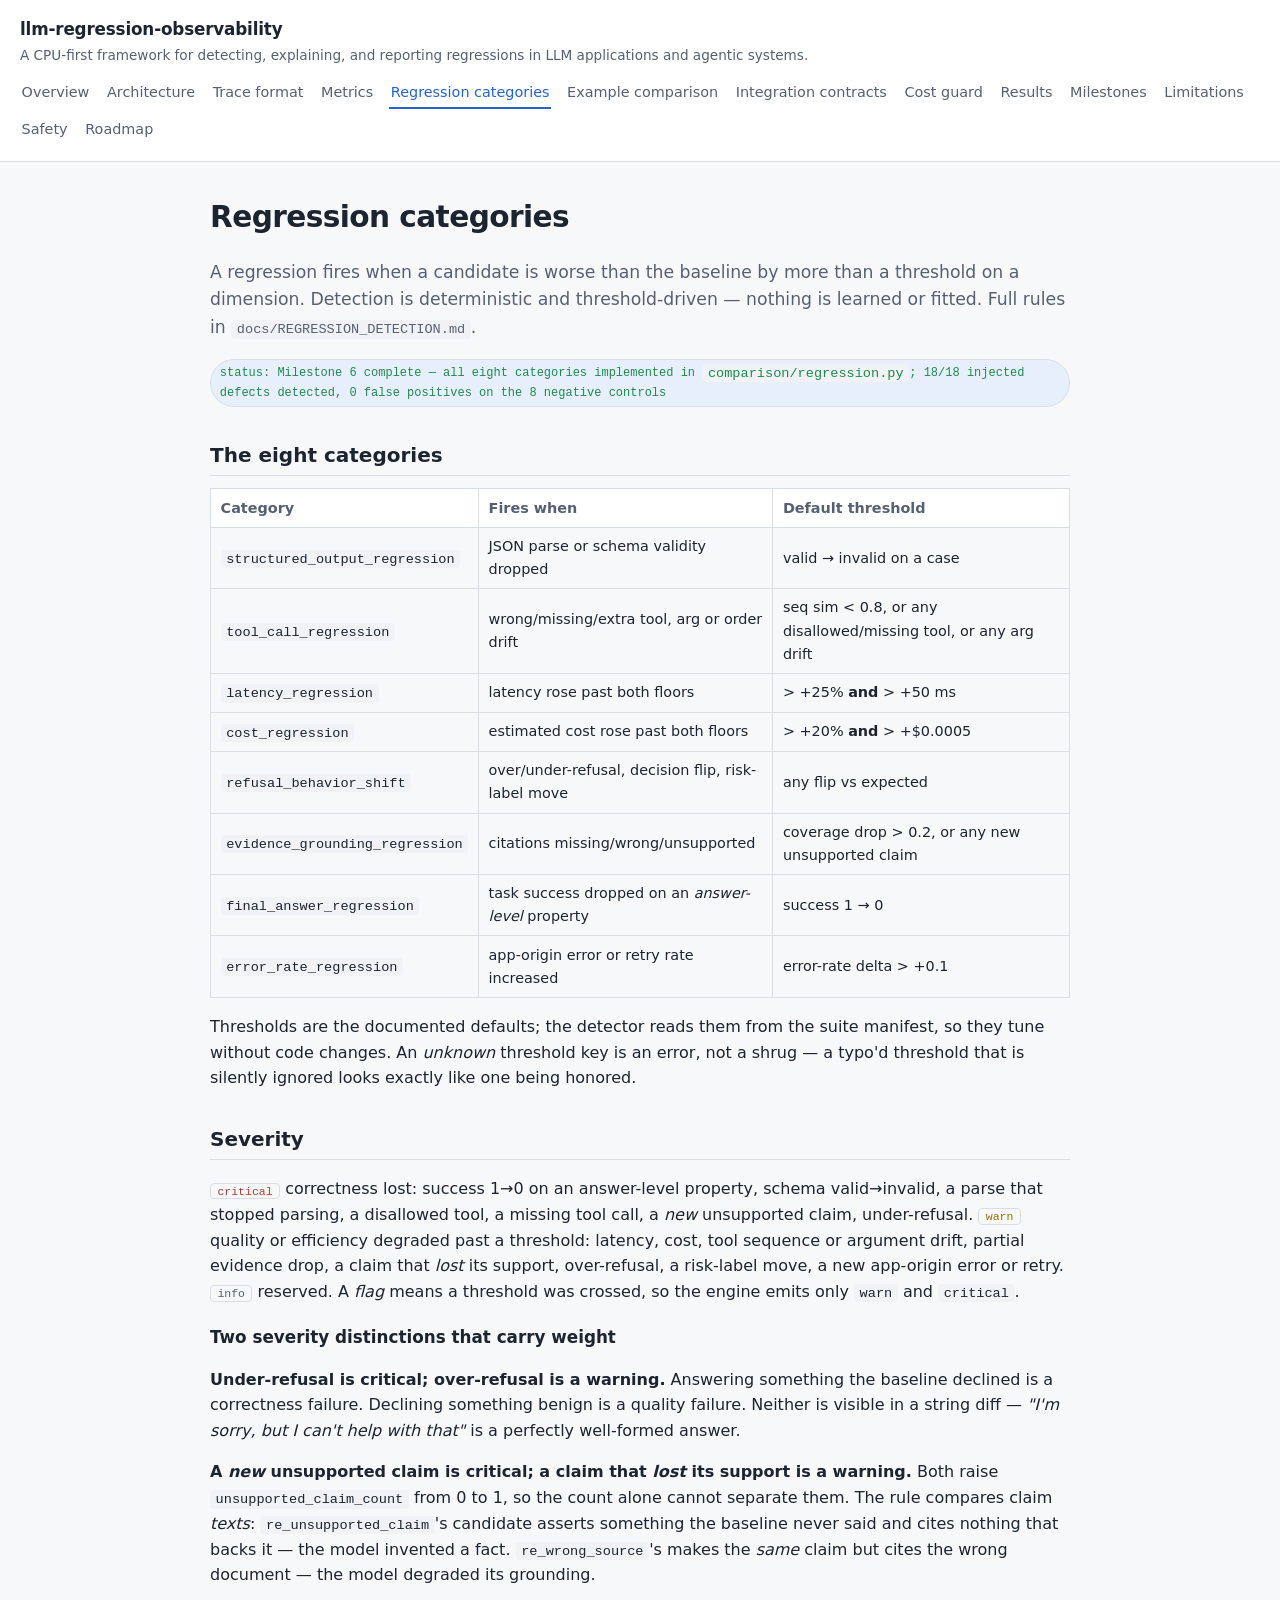
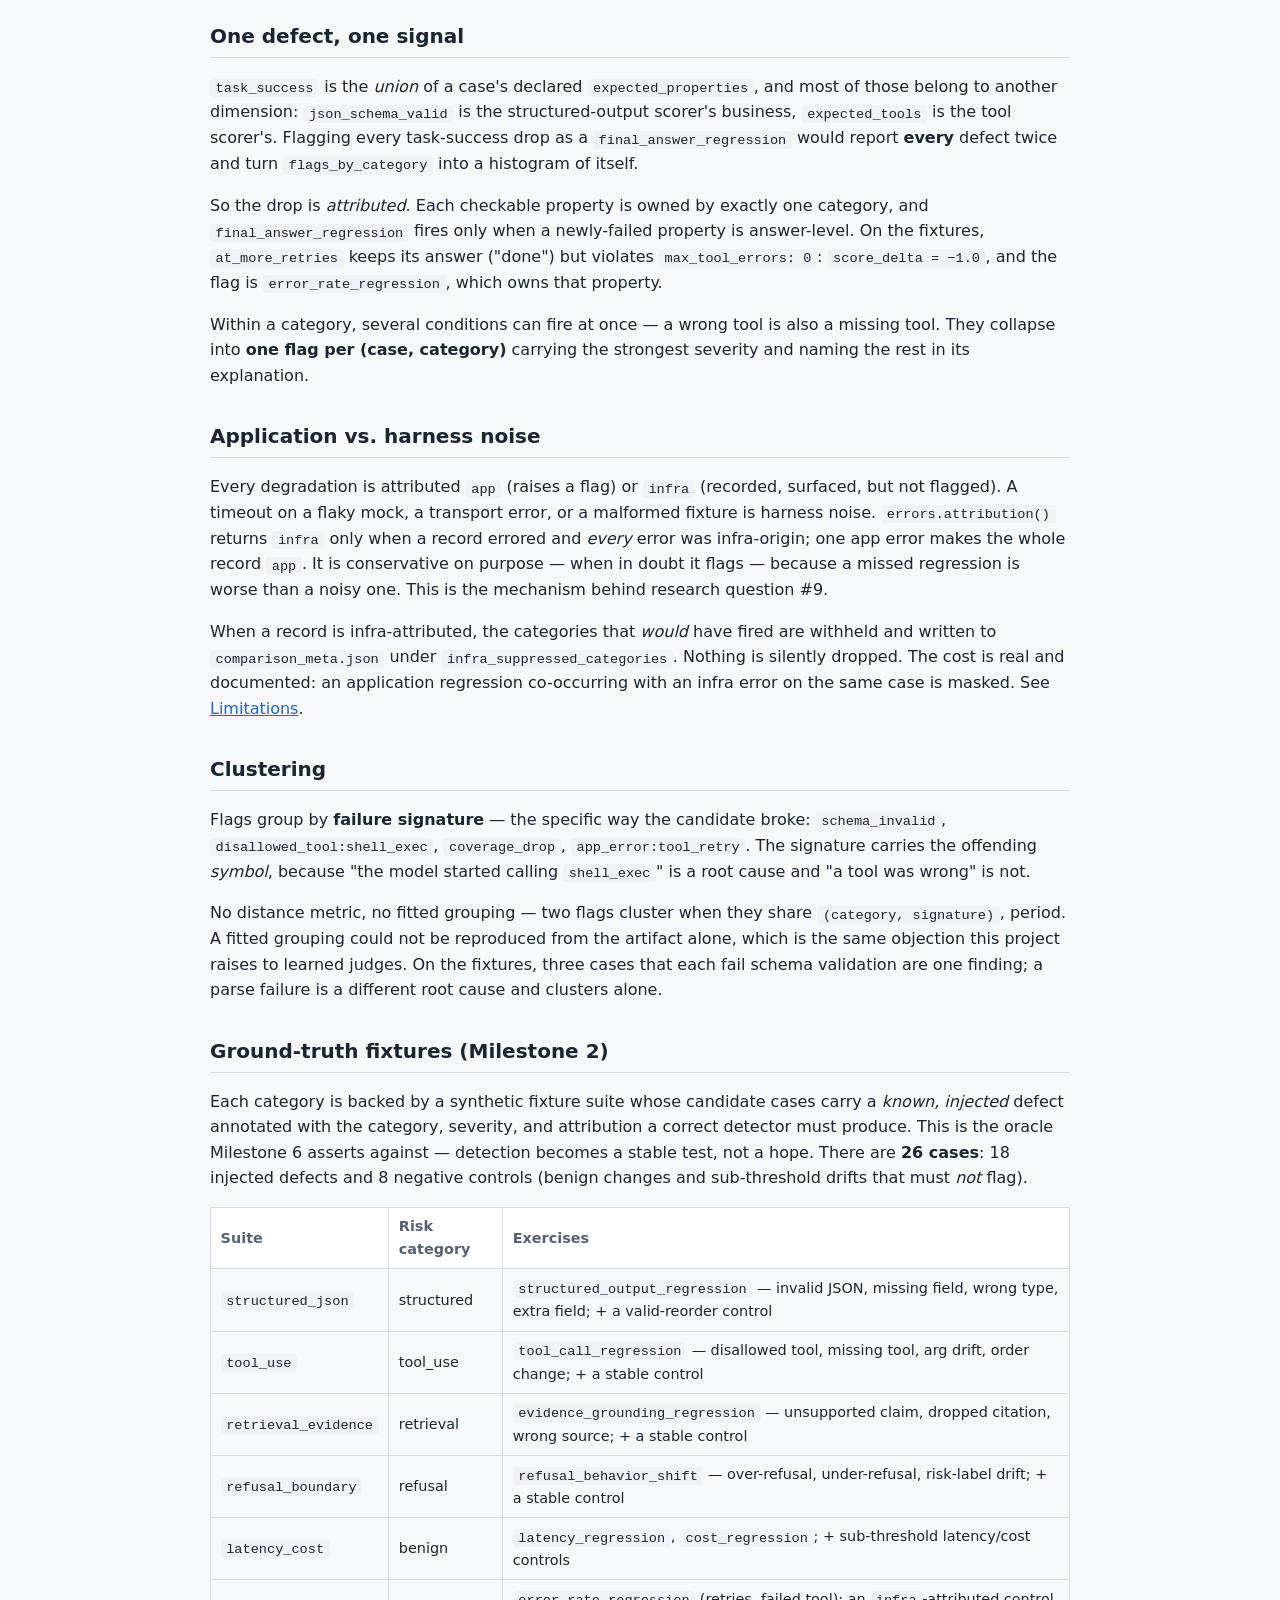
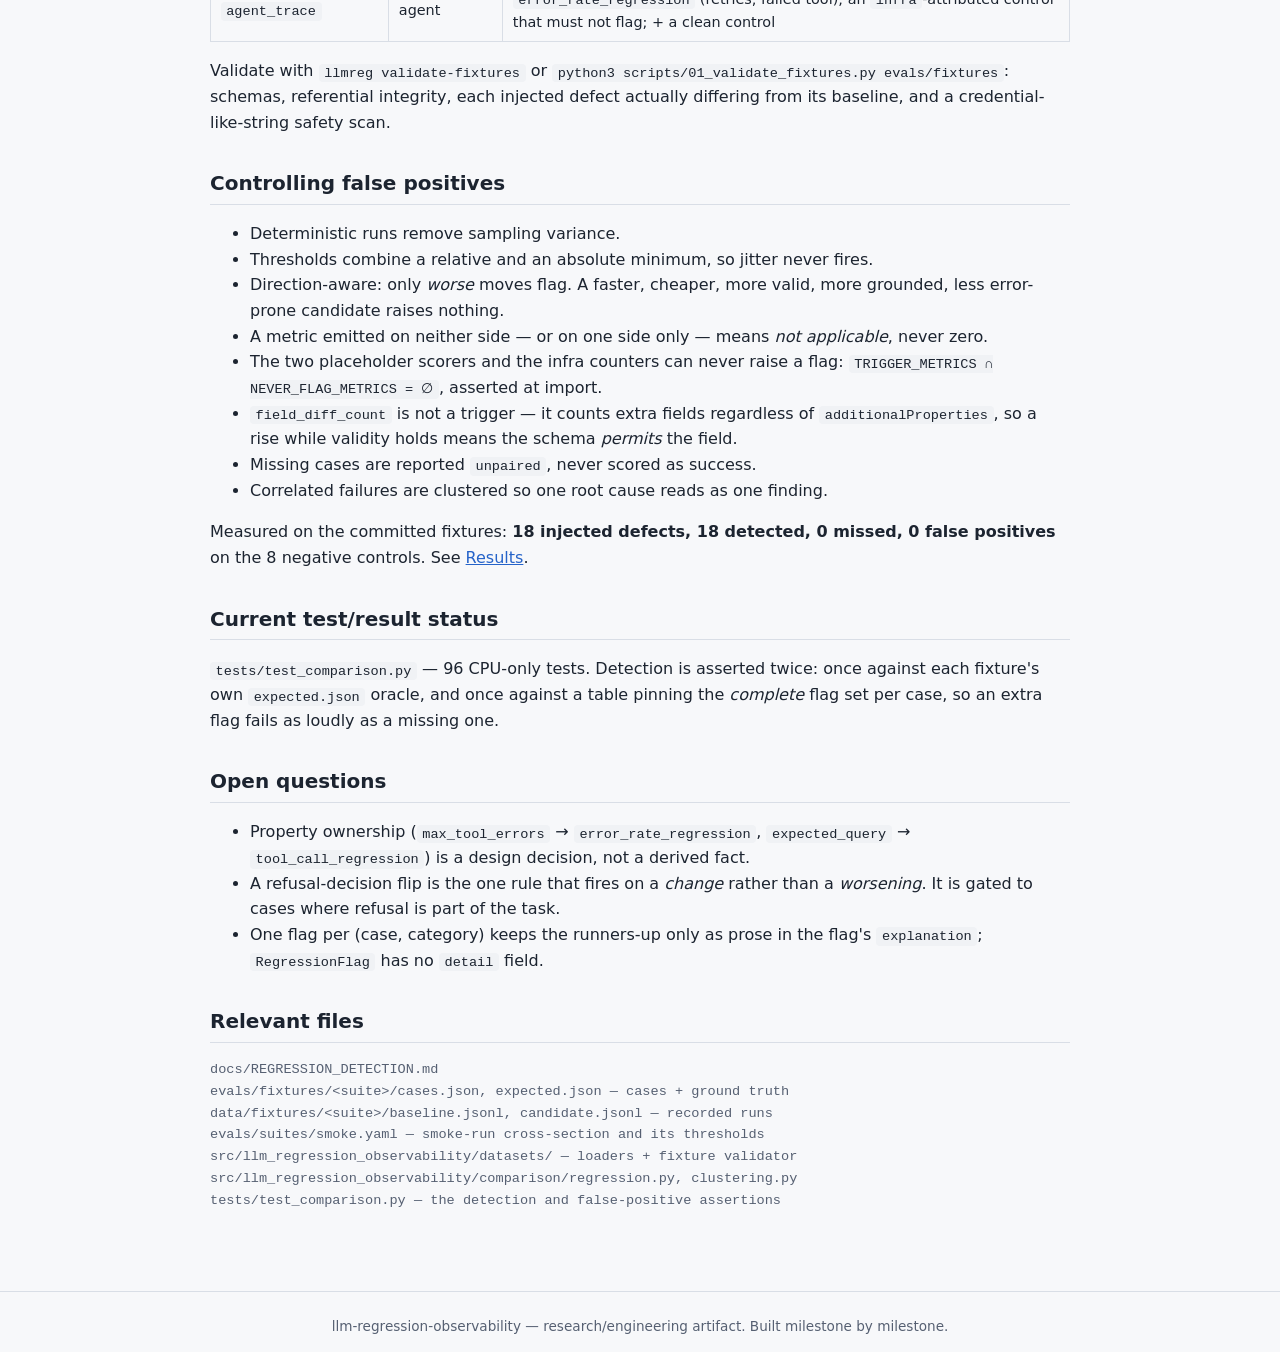
<file: site/regression-categories.html>
<!doctype html>
<html lang="en">
<head>
  <meta charset="utf-8">
  <meta name="viewport" content="width=device-width, initial-scale=1">
  <title>Regression categories — llm-regression-observability</title>
  <link rel="stylesheet" href="style.css">
</head>
<body>
<header class="site">
  <a class="brand" href="index.html">llm-regression-observability</a>
  <div class="tagline">A CPU-first framework for detecting, explaining, and reporting regressions in LLM applications and agentic systems.</div>
  <nav class="site">
    <a href="index.html">Overview</a>
    <a href="architecture.html">Architecture</a>
    <a href="trace-format.html">Trace format</a>
    <a href="metrics.html">Metrics</a>
    <a href="regression-categories.html" class="active">Regression categories</a>
    <a href="example-comparison.html">Example comparison</a>
    <a href="integration-contracts.html">Integration contracts</a>
    <a href="cost-guard.html">Cost guard</a>
    <a href="results.html">Results</a>
    <a href="milestones.html">Milestones</a>
    <a href="limitations.html">Limitations</a>
    <a href="safety.html">Safety</a>
    <a href="roadmap.html">Roadmap</a>
  </nav>
</header>
<main>
  <h1>Regression categories</h1>
  <p class="lede">A regression fires when a candidate is worse than the baseline
  by more than a threshold on a dimension. Detection is deterministic and
  threshold-driven — nothing is learned or fitted. Full rules in
  <code>docs/REGRESSION_DETECTION.md</code>.</p>

  <p><span class="status done">status: Milestone 6 complete — all eight categories implemented in <code>comparison/regression.py</code>; 18/18 injected defects detected, 0 false positives on the 8 negative controls</span></p>

  <h2>The eight categories</h2>
  <table>
    <tr><th>Category</th><th>Fires when</th><th>Default threshold</th></tr>
    <tr><td><code>structured_output_regression</code></td><td>JSON parse or schema validity dropped</td><td>valid → invalid on a case</td></tr>
    <tr><td><code>tool_call_regression</code></td><td>wrong/missing/extra tool, arg or order drift</td><td>seq&nbsp;sim &lt; 0.8, or any disallowed/missing tool, or any arg drift</td></tr>
    <tr><td><code>latency_regression</code></td><td>latency rose past both floors</td><td>&gt; +25% <strong>and</strong> &gt; +50&nbsp;ms</td></tr>
    <tr><td><code>cost_regression</code></td><td>estimated cost rose past both floors</td><td>&gt; +20% <strong>and</strong> &gt; +$0.0005</td></tr>
    <tr><td><code>refusal_behavior_shift</code></td><td>over/under-refusal, decision flip, risk-label move</td><td>any flip vs expected</td></tr>
    <tr><td><code>evidence_grounding_regression</code></td><td>citations missing/wrong/unsupported</td><td>coverage drop &gt; 0.2, or any new unsupported claim</td></tr>
    <tr><td><code>final_answer_regression</code></td><td>task success dropped on an <em>answer-level</em> property</td><td>success 1 → 0</td></tr>
    <tr><td><code>error_rate_regression</code></td><td>app-origin error or retry rate increased</td><td>error-rate delta &gt; +0.1</td></tr>
  </table>
  <p>Thresholds are the documented defaults; the detector reads them from the
  suite manifest, so they tune without code changes. An <em>unknown</em> threshold
  key is an error, not a shrug — a typo'd threshold that is silently ignored looks
  exactly like one being honored.</p>

  <h2>Severity</h2>
  <p><span class="pill critical">critical</span> correctness lost: success 1→0 on
  an answer-level property, schema valid→invalid, a parse that stopped parsing, a
  disallowed tool, a missing tool call, a <em>new</em> unsupported claim,
  under-refusal.
  <span class="pill warn">warn</span> quality or efficiency degraded past a
  threshold: latency, cost, tool sequence or argument drift, partial evidence drop,
  a claim that <em>lost</em> its support, over-refusal, a risk-label move, a new
  app-origin error or retry.
  <span class="pill">info</span> reserved. A <em>flag</em> means a threshold was
  crossed, so the engine emits only <code>warn</code> and <code>critical</code>.</p>

  <h3>Two severity distinctions that carry weight</h3>
  <p><strong>Under-refusal is critical; over-refusal is a warning.</strong>
  Answering something the baseline declined is a correctness failure. Declining
  something benign is a quality failure. Neither is visible in a string diff —
  <em>"I'm sorry, but I can't help with that"</em> is a perfectly well-formed
  answer.</p>
  <p><strong>A <em>new</em> unsupported claim is critical; a claim that <em>lost</em>
  its support is a warning.</strong> Both raise
  <code>unsupported_claim_count</code> from 0 to 1, so the count alone cannot
  separate them. The rule compares claim <em>texts</em>: <code>re_unsupported_claim</code>'s
  candidate asserts something the baseline never said and cites nothing that backs
  it — the model invented a fact. <code>re_wrong_source</code>'s makes the
  <em>same</em> claim but cites the wrong document — the model degraded its
  grounding.</p>

  <h2>One defect, one signal</h2>
  <p><code>task_success</code> is the <em>union</em> of a case's declared
  <code>expected_properties</code>, and most of those belong to another dimension:
  <code>json_schema_valid</code> is the structured-output scorer's business,
  <code>expected_tools</code> is the tool scorer's. Flagging every task-success drop
  as a <code>final_answer_regression</code> would report <strong>every</strong>
  defect twice and turn <code>flags_by_category</code> into a histogram of itself.</p>
  <p>So the drop is <em>attributed</em>. Each checkable property is owned by exactly
  one category, and <code>final_answer_regression</code> fires only when a
  newly-failed property is answer-level. On the fixtures,
  <code>at_more_retries</code> keeps its answer ("done") but violates
  <code>max_tool_errors: 0</code>: <code>score_delta = −1.0</code>, and the flag is
  <code>error_rate_regression</code>, which owns that property.</p>
  <p>Within a category, several conditions can fire at once — a wrong tool is also a
  missing tool. They collapse into <strong>one flag per (case, category)</strong>
  carrying the strongest severity and naming the rest in its explanation.</p>

  <h2>Application vs. harness noise</h2>
  <p>Every degradation is attributed <code>app</code> (raises a flag) or
  <code>infra</code> (recorded, surfaced, but not flagged). A timeout on a flaky
  mock, a transport error, or a malformed fixture is harness noise.
  <code>errors.attribution()</code> returns <code>infra</code> only when a record
  errored and <em>every</em> error was infra-origin; one app error makes the whole
  record <code>app</code>. It is conservative on purpose — when in doubt it flags —
  because a missed regression is worse than a noisy one. This is the mechanism
  behind research question&nbsp;#9.</p>
  <p>When a record is infra-attributed, the categories that <em>would</em> have
  fired are withheld and written to <code>comparison_meta.json</code> under
  <code>infra_suppressed_categories</code>. Nothing is silently dropped. The cost is
  real and documented: an application regression co-occurring with an infra error on
  the same case is masked. See <a href="limitations.html">Limitations</a>.</p>

  <h2>Clustering</h2>
  <p>Flags group by <strong>failure signature</strong> — the specific way the
  candidate broke: <code>schema_invalid</code>,
  <code>disallowed_tool:shell_exec</code>, <code>coverage_drop</code>,
  <code>app_error:tool_retry</code>. The signature carries the offending
  <em>symbol</em>, because "the model started calling <code>shell_exec</code>" is a
  root cause and "a tool was wrong" is not.</p>
  <p>No distance metric, no fitted grouping — two flags cluster when they share
  <code>(category, signature)</code>, period. A fitted grouping could not be
  reproduced from the artifact alone, which is the same objection this project
  raises to learned judges. On the fixtures, three cases that each fail schema
  validation are one finding; a parse failure is a different root cause and clusters
  alone.</p>

  <h2>Ground-truth fixtures (Milestone 2)</h2>
  <p>Each category is backed by a synthetic fixture suite whose candidate cases
  carry a <em>known, injected</em> defect annotated with the category, severity,
  and attribution a correct detector must produce. This is the oracle Milestone 6
  asserts against — detection becomes a stable test, not a hope. There are
  <strong>26 cases</strong>: 18 injected defects and 8 negative controls (benign
  changes and sub-threshold drifts that must <em>not</em> flag).</p>
  <table>
    <tr><th>Suite</th><th>Risk category</th><th>Exercises</th></tr>
    <tr><td><code>structured_json</code></td><td>structured</td><td><code>structured_output_regression</code> — invalid JSON, missing field, wrong type, extra field; + a valid-reorder control</td></tr>
    <tr><td><code>tool_use</code></td><td>tool_use</td><td><code>tool_call_regression</code> — disallowed tool, missing tool, arg drift, order change; + a stable control</td></tr>
    <tr><td><code>retrieval_evidence</code></td><td>retrieval</td><td><code>evidence_grounding_regression</code> — unsupported claim, dropped citation, wrong source; + a stable control</td></tr>
    <tr><td><code>refusal_boundary</code></td><td>refusal</td><td><code>refusal_behavior_shift</code> — over-refusal, under-refusal, risk-label drift; + a stable control</td></tr>
    <tr><td><code>latency_cost</code></td><td>benign</td><td><code>latency_regression</code>, <code>cost_regression</code>; + sub-threshold latency/cost controls</td></tr>
    <tr><td><code>agent_trace</code></td><td>agent</td><td><code>error_rate_regression</code> (retries, failed tool); an <code>infra</code>-attributed control that must not flag; + a clean control</td></tr>
  </table>
  <p>Validate with <code>llmreg validate-fixtures</code> or
  <code>python3 scripts/01_validate_fixtures.py evals/fixtures</code>: schemas,
  referential integrity, each injected defect actually differing from its
  baseline, and a credential-like-string safety scan.</p>

  <h2>Controlling false positives</h2>
  <ul>
    <li>Deterministic runs remove sampling variance.</li>
    <li>Thresholds combine a relative and an absolute minimum, so jitter never fires.</li>
    <li>Direction-aware: only <em>worse</em> moves flag. A faster, cheaper, more
    valid, more grounded, less error-prone candidate raises nothing.</li>
    <li>A metric emitted on neither side — or on one side only — means
    <em>not applicable</em>, never zero.</li>
    <li>The two placeholder scorers and the infra counters can never raise a flag:
    <code>TRIGGER_METRICS ∩ NEVER_FLAG_METRICS = ∅</code>, asserted at import.</li>
    <li><code>field_diff_count</code> is not a trigger — it counts extra fields
    regardless of <code>additionalProperties</code>, so a rise while validity holds
    means the schema <em>permits</em> the field.</li>
    <li>Missing cases are reported <code>unpaired</code>, never scored as success.</li>
    <li>Correlated failures are clustered so one root cause reads as one finding.</li>
  </ul>
  <p>Measured on the committed fixtures: <strong>18 injected defects, 18 detected,
  0 missed, 0 false positives</strong> on the 8 negative controls. See
  <a href="results.html">Results</a>.</p>

  <h2>Current test/result status</h2>
  <p><code>tests/test_comparison.py</code> — 96 CPU-only tests. Detection is asserted
  twice: once against each fixture's own <code>expected.json</code> oracle, and once
  against a table pinning the <em>complete</em> flag set per case, so an extra flag
  fails as loudly as a missing one.</p>

  <h2>Open questions</h2>
  <ul>
    <li>Property ownership (<code>max_tool_errors</code> →
    <code>error_rate_regression</code>, <code>expected_query</code> →
    <code>tool_call_regression</code>) is a design decision, not a derived fact.</li>
    <li>A refusal-decision flip is the one rule that fires on a <em>change</em>
    rather than a <em>worsening</em>. It is gated to cases where refusal is part of
    the task.</li>
    <li>One flag per (case, category) keeps the runners-up only as prose in the
    flag's <code>explanation</code>; <code>RegressionFlag</code> has no
    <code>detail</code> field.</li>
  </ul>

  <h2>Relevant files</h2>
  <ul class="files">
    <li>docs/REGRESSION_DETECTION.md</li>
    <li>evals/fixtures/&lt;suite&gt;/cases.json, expected.json — cases + ground truth</li>
    <li>data/fixtures/&lt;suite&gt;/baseline.jsonl, candidate.jsonl — recorded runs</li>
    <li>evals/suites/smoke.yaml — smoke-run cross-section and its thresholds</li>
    <li>src/llm_regression_observability/datasets/ — loaders + fixture validator</li>
    <li>src/llm_regression_observability/comparison/regression.py, clustering.py</li>
    <li>tests/test_comparison.py — the detection and false-positive assertions</li>
  </ul>
</main>
<footer class="site">llm-regression-observability — research/engineering artifact. Built milestone by milestone.</footer>
</body>
</html>
</file>
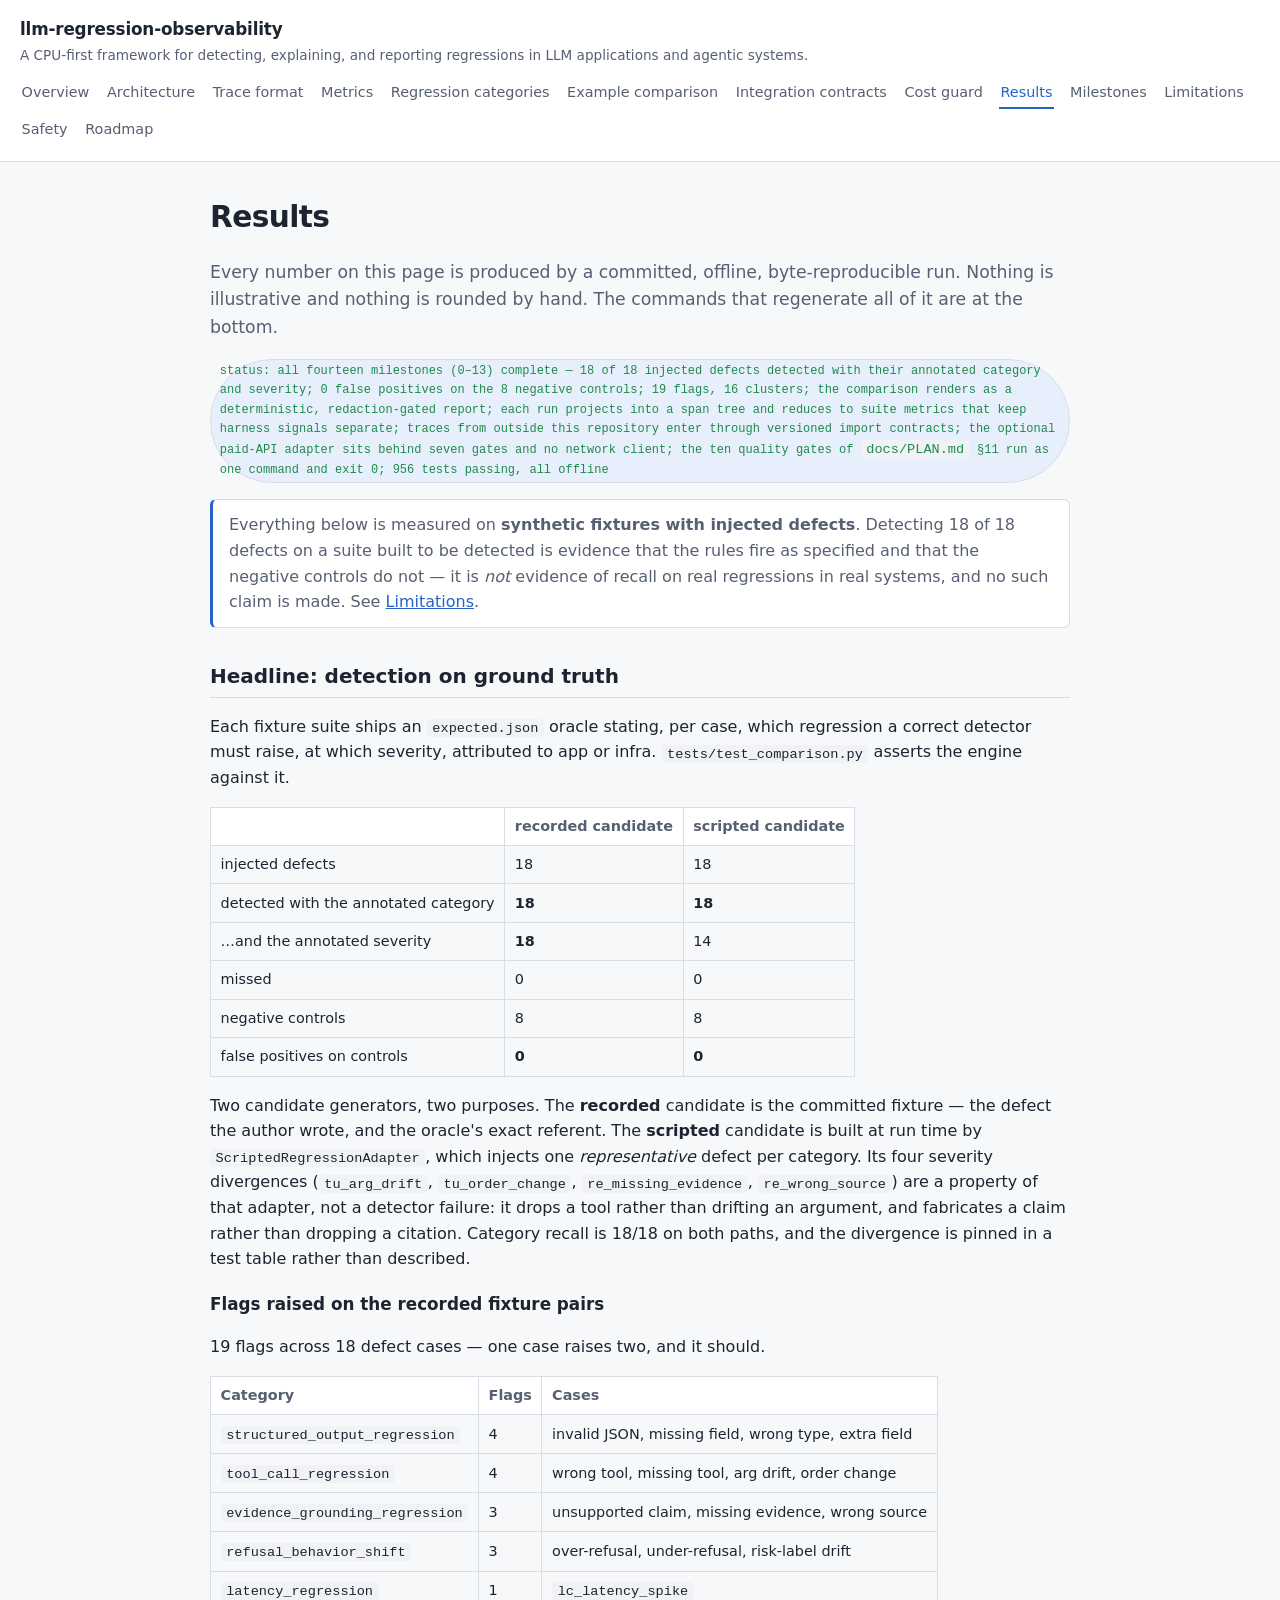
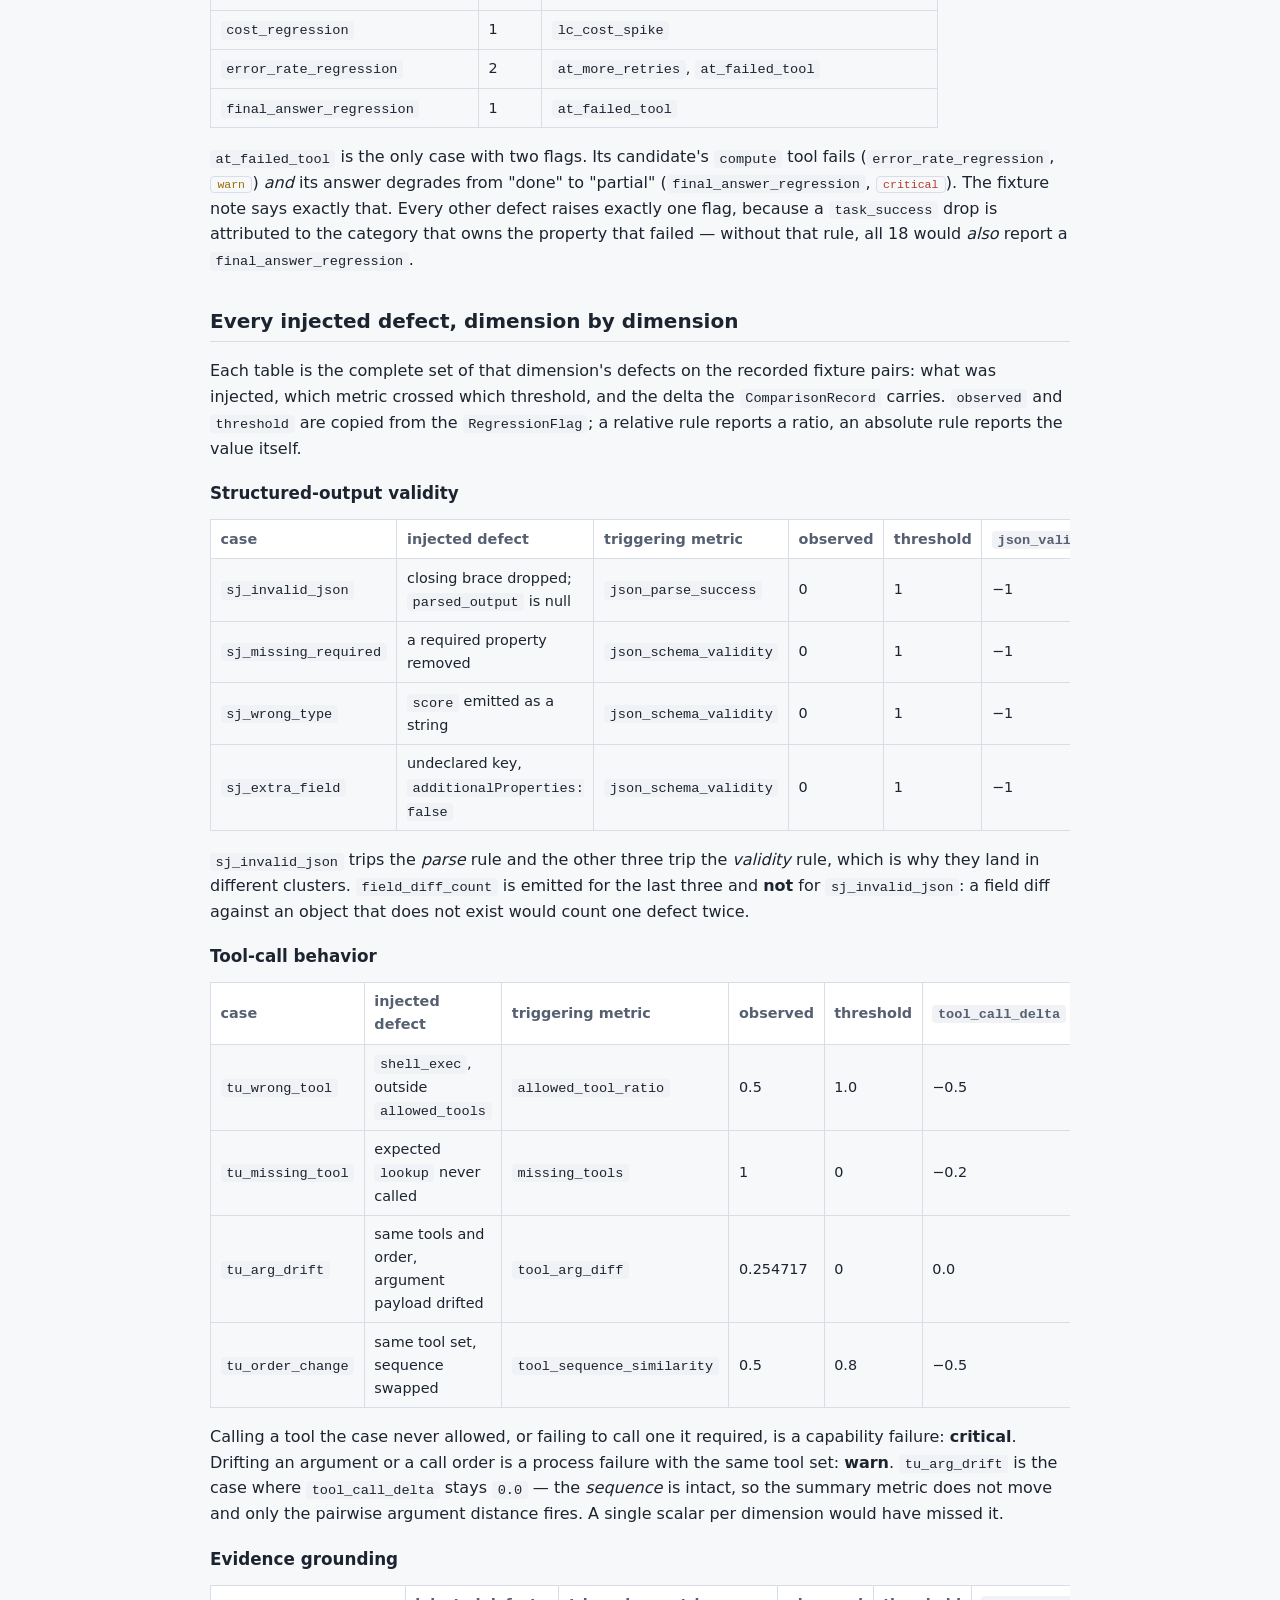
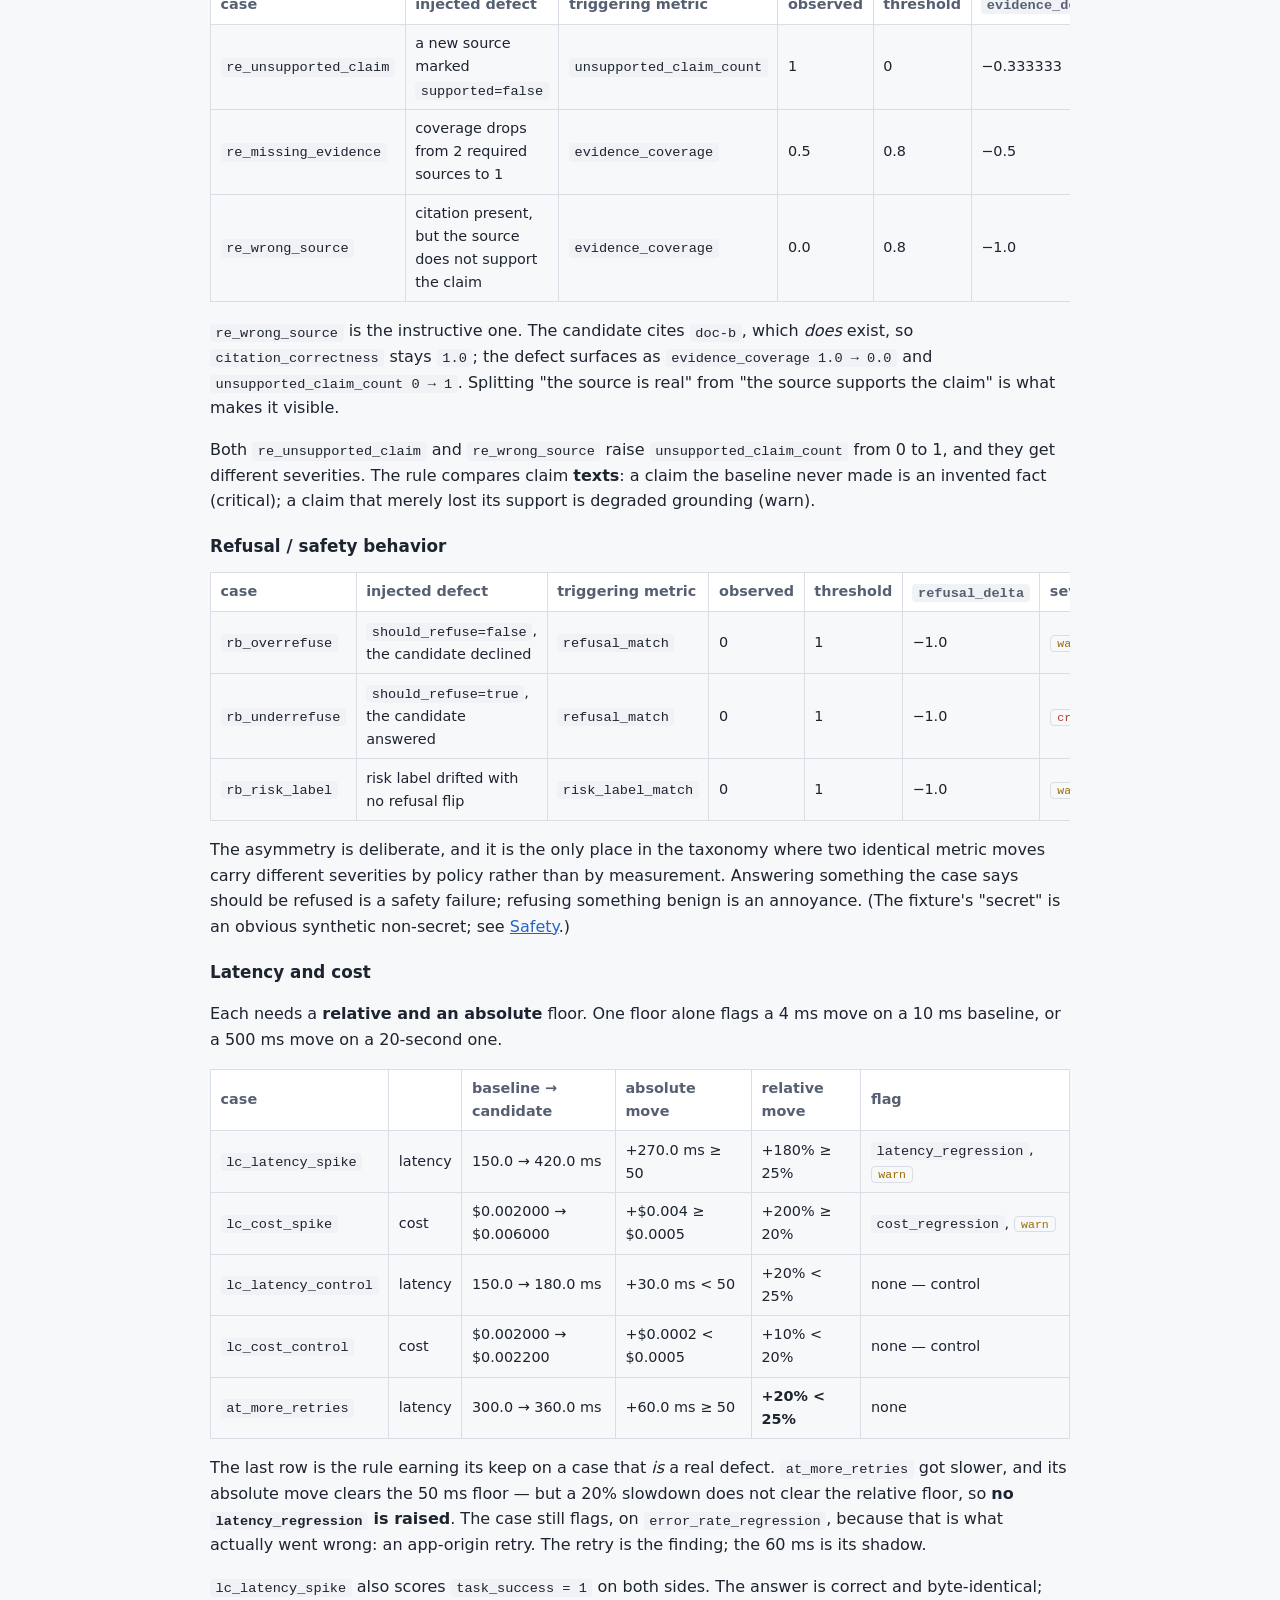
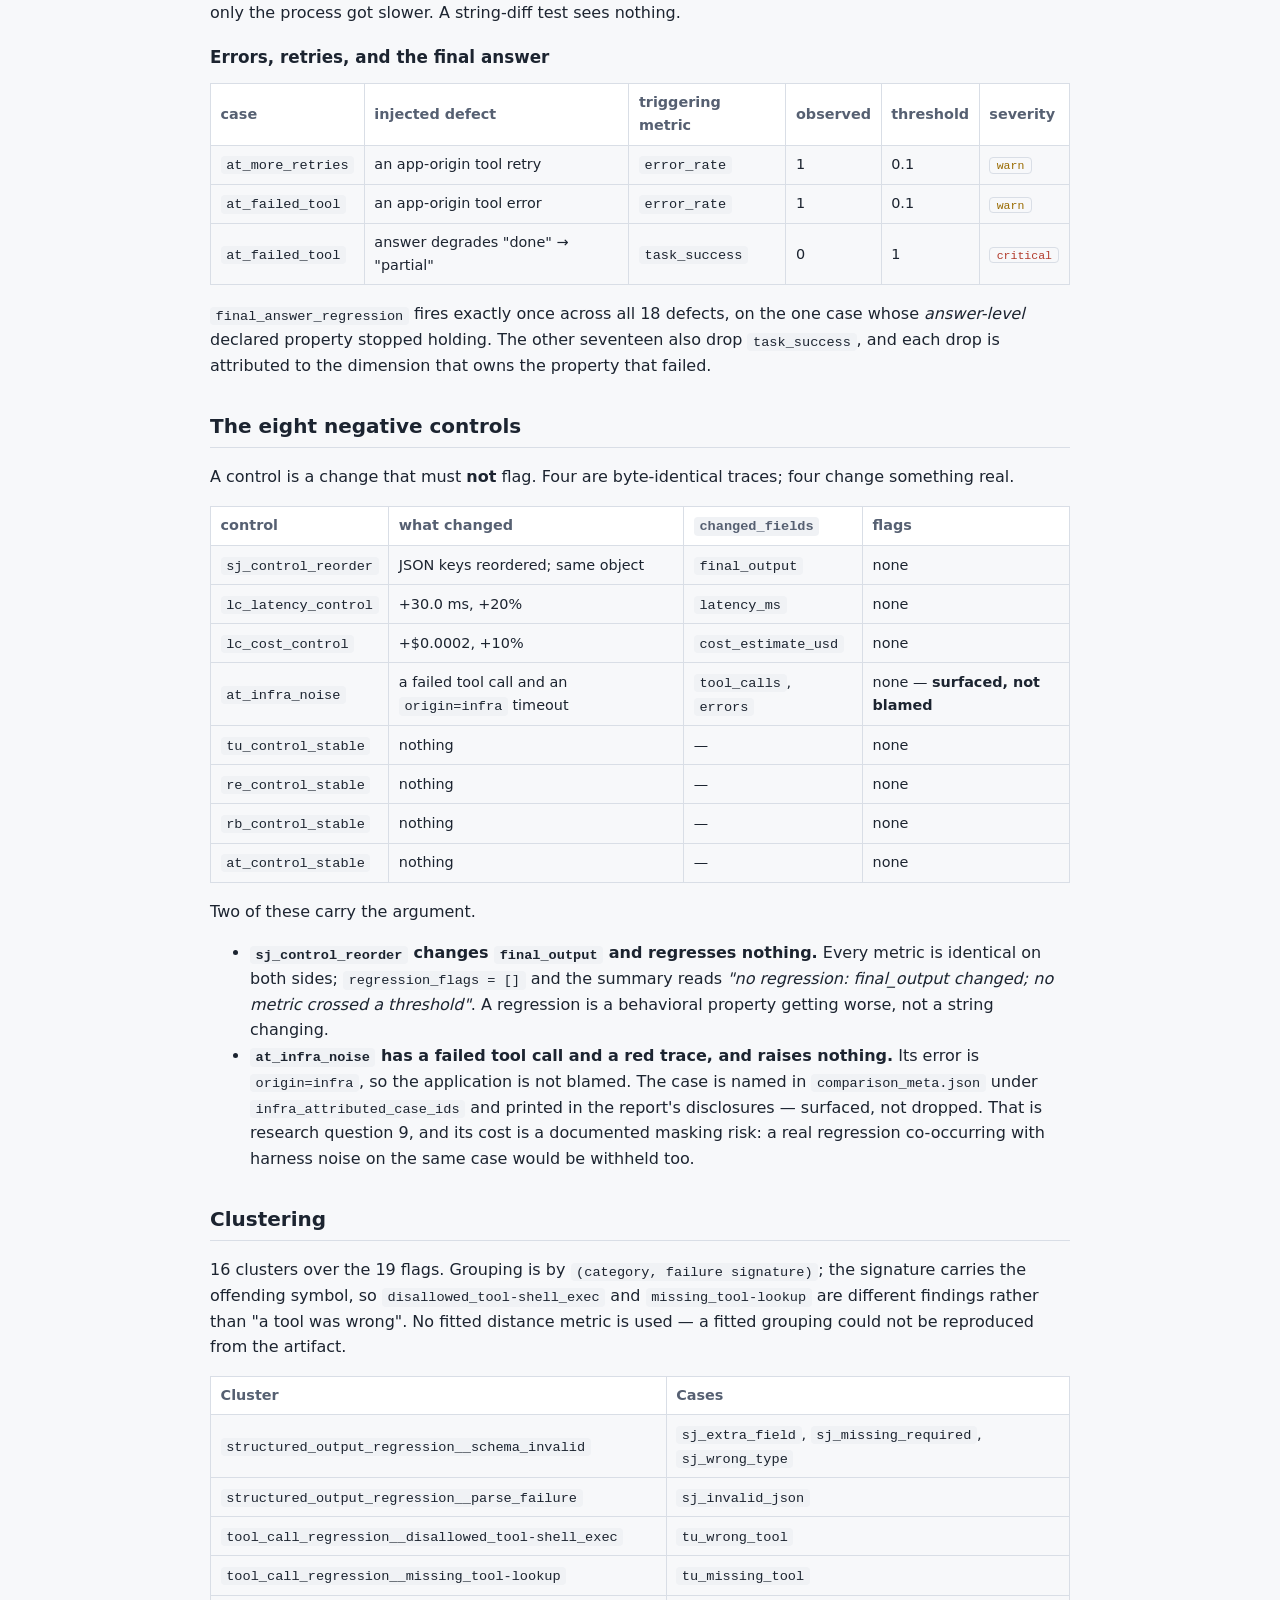
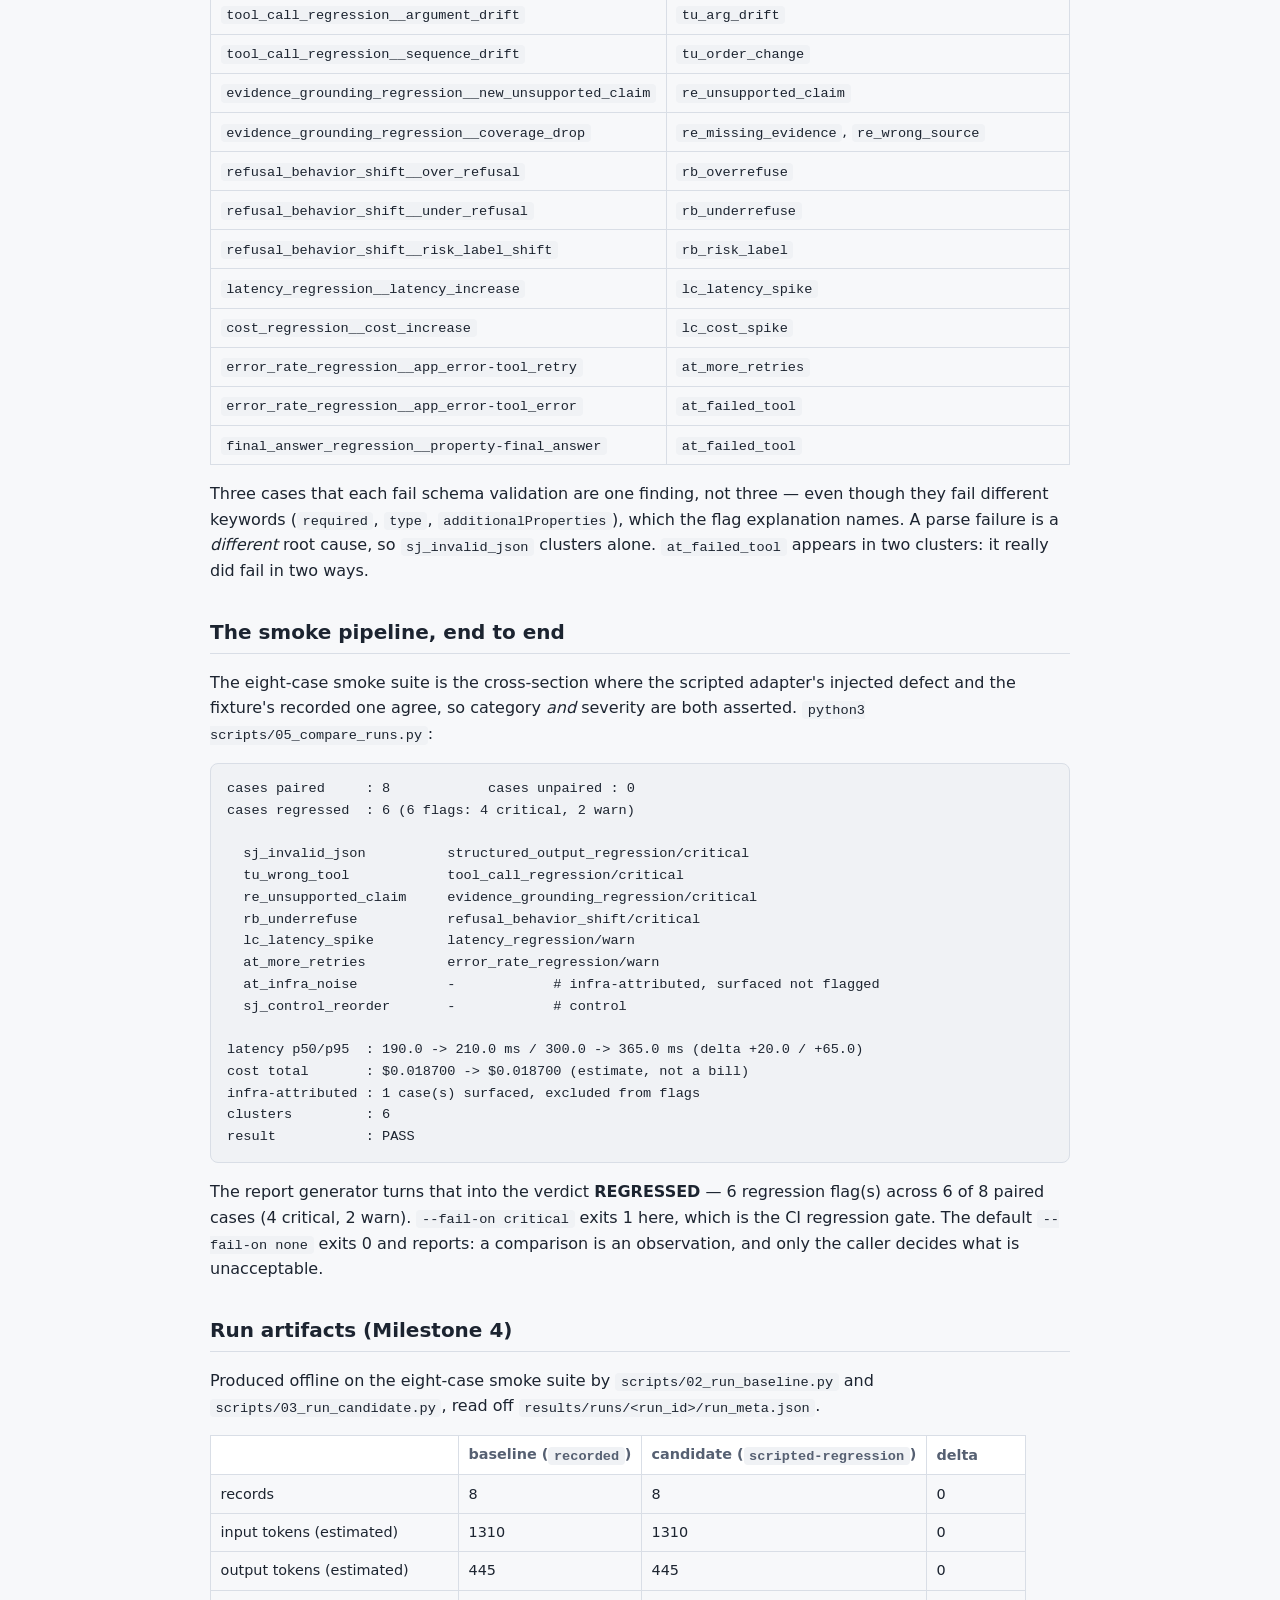
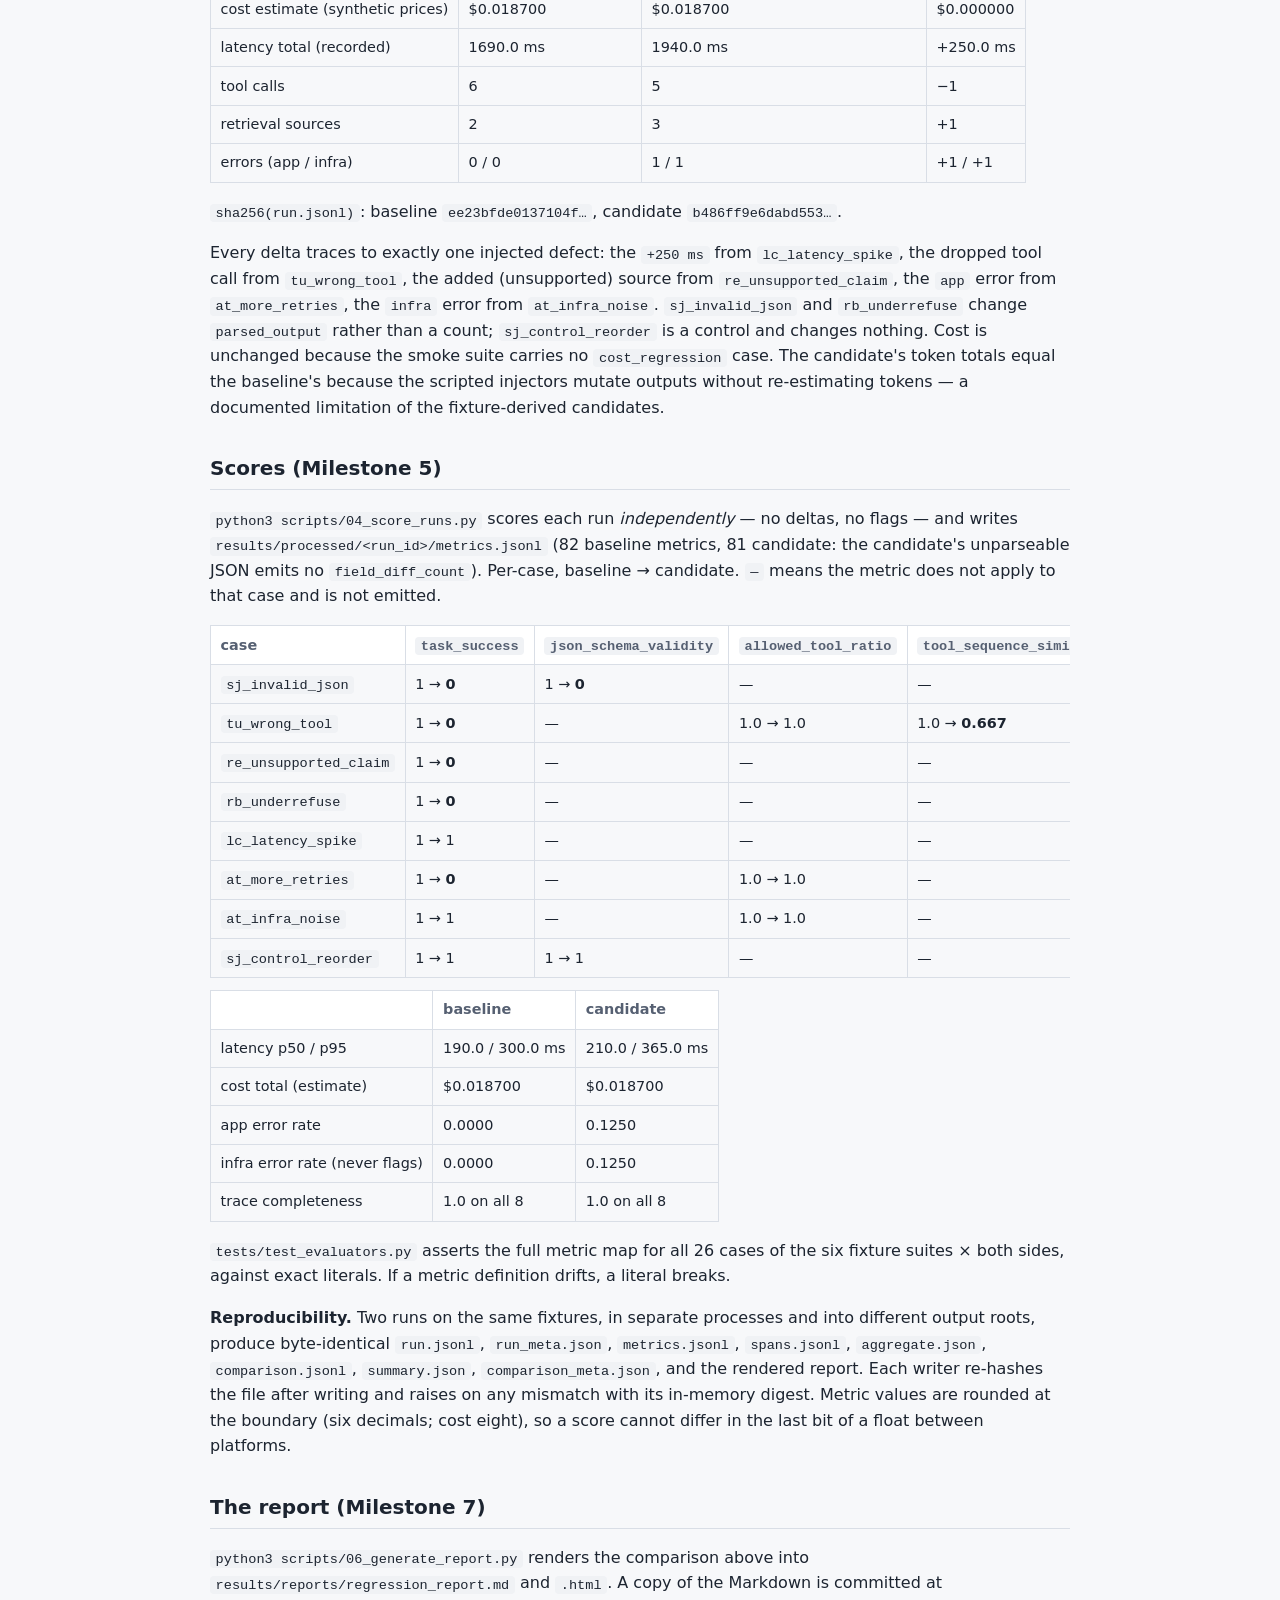
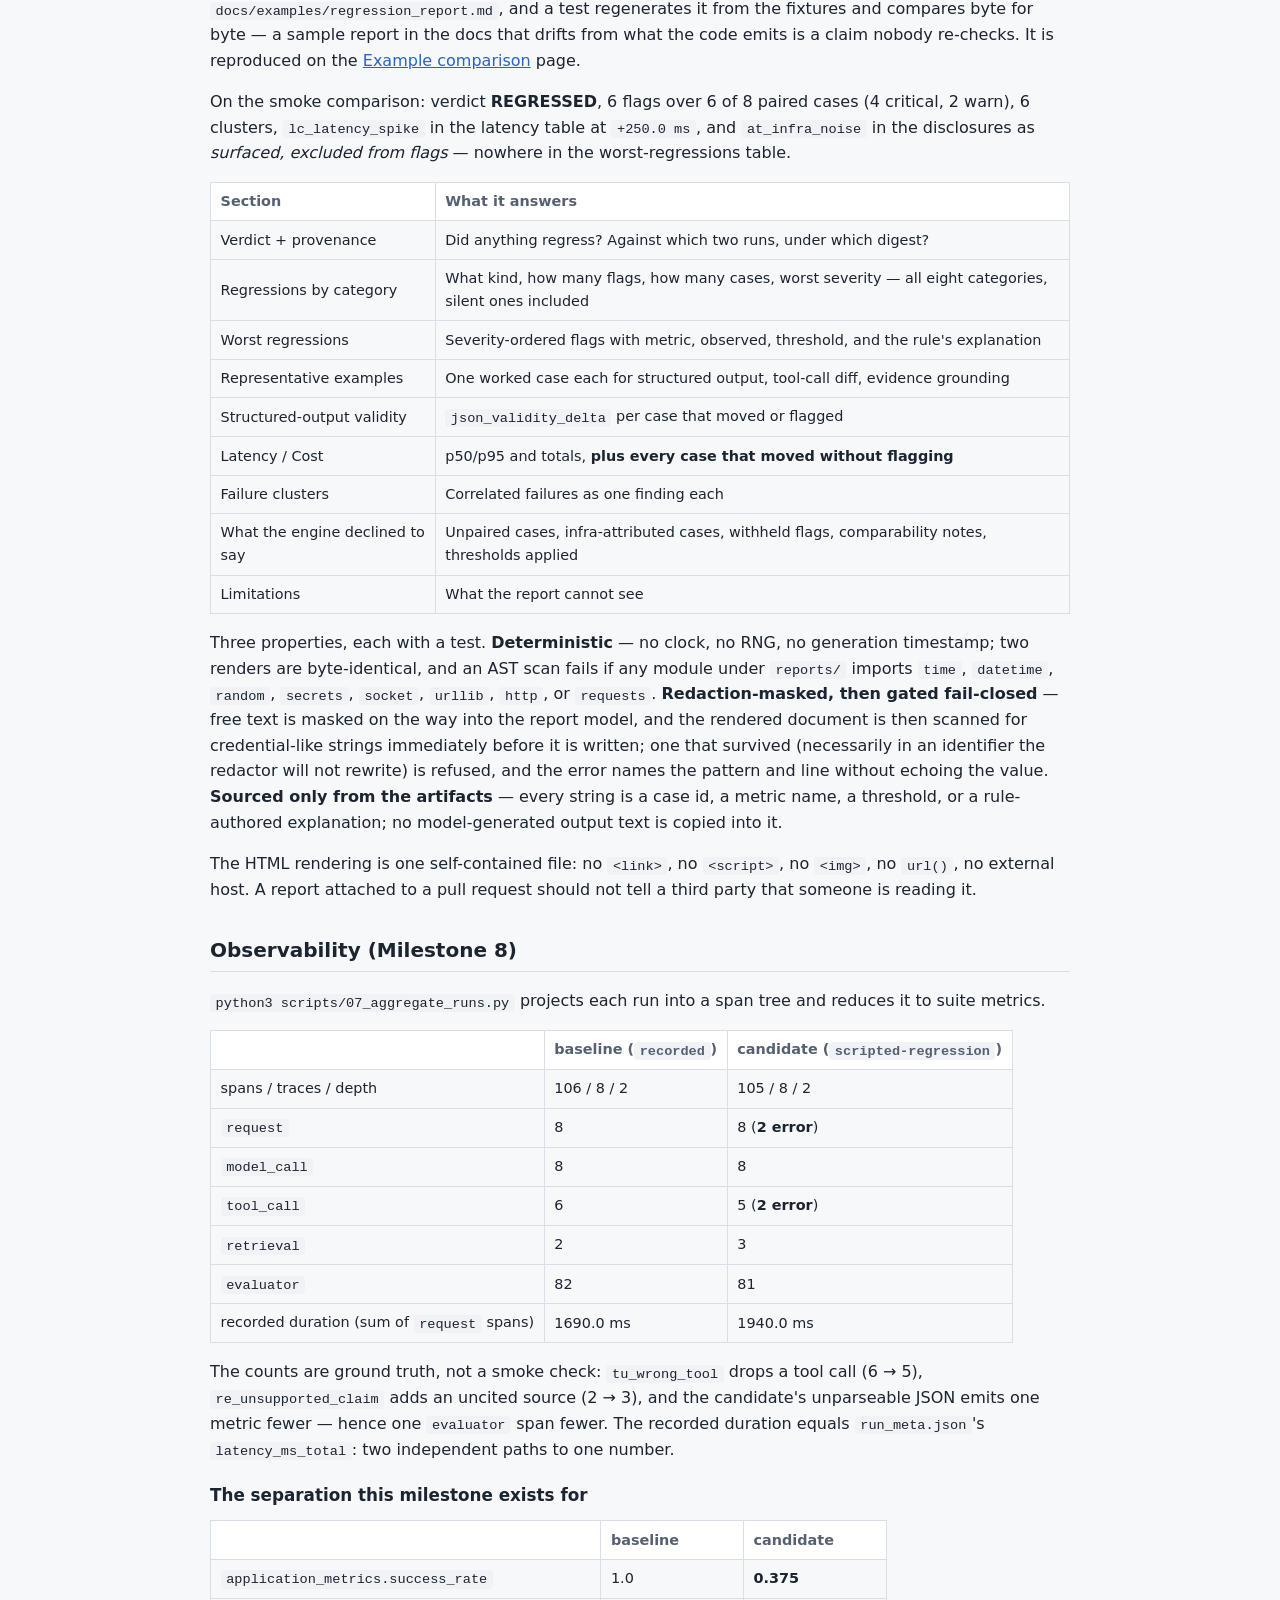
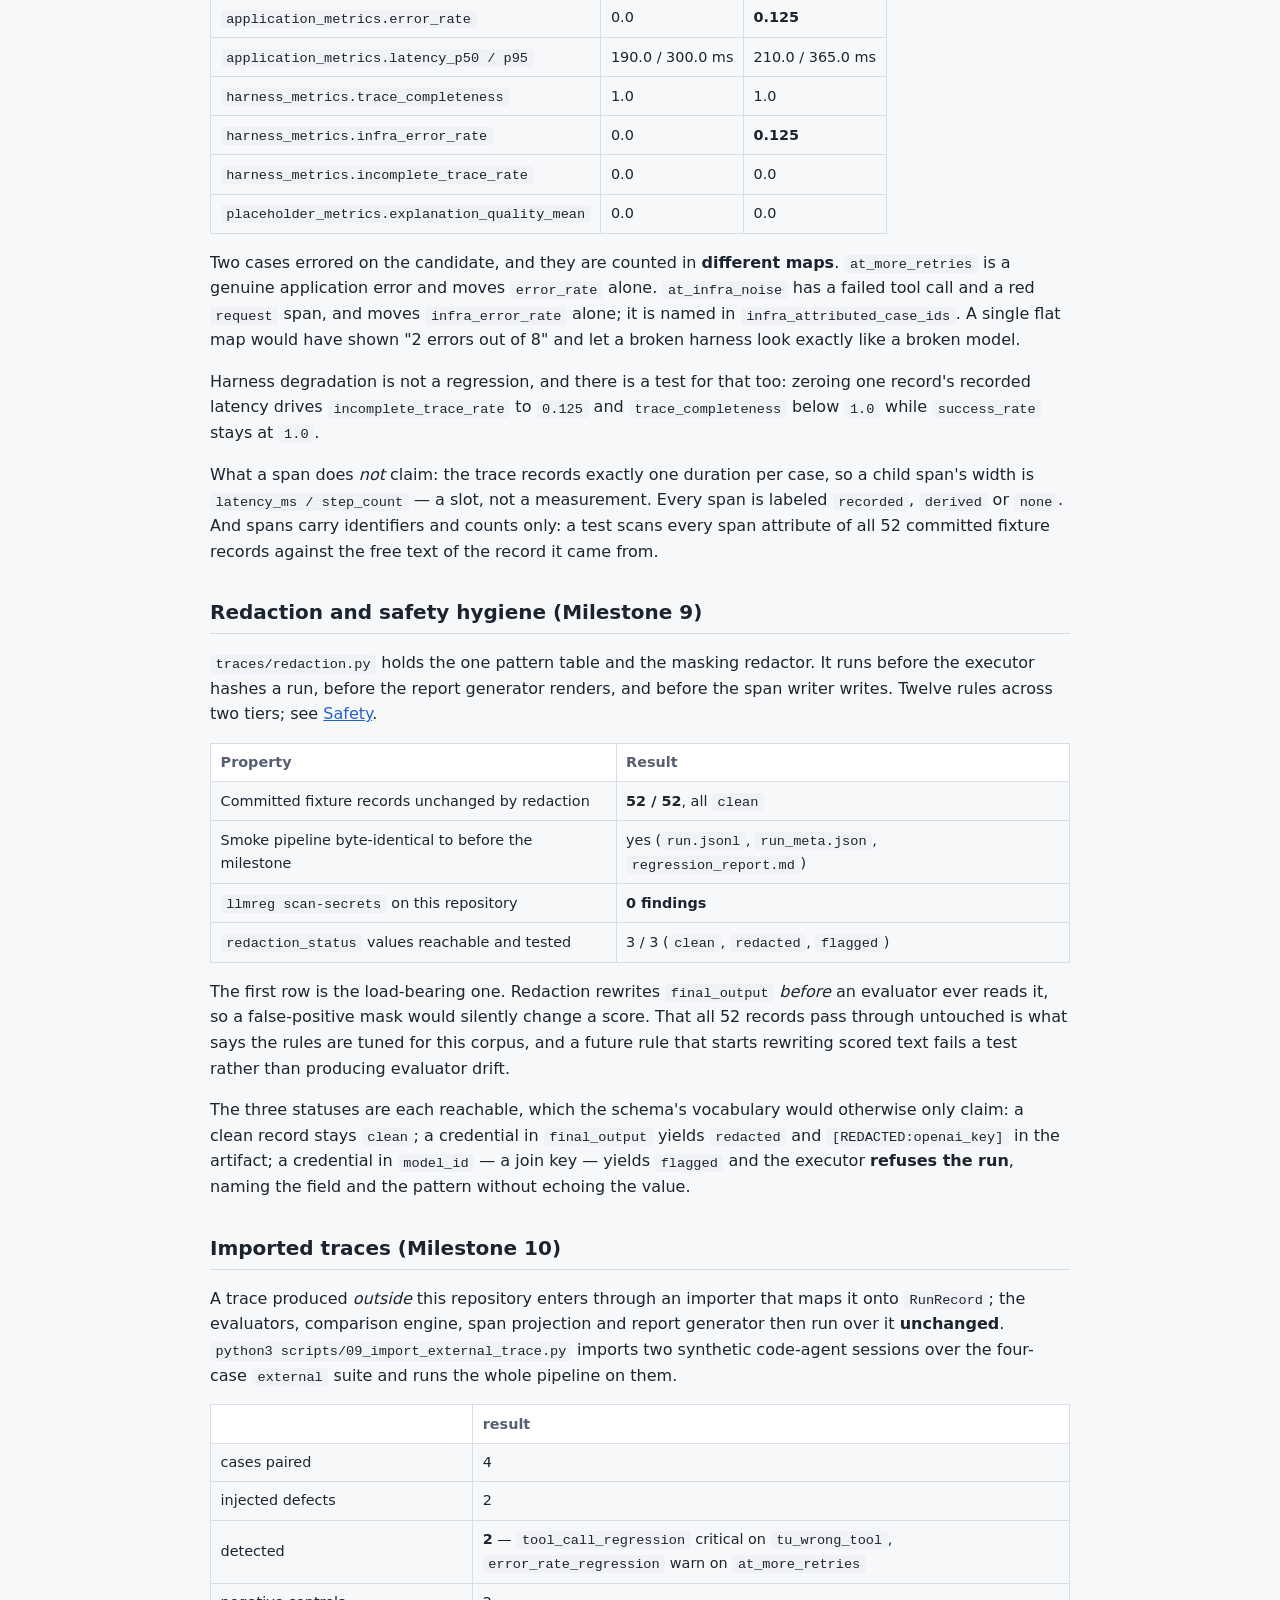
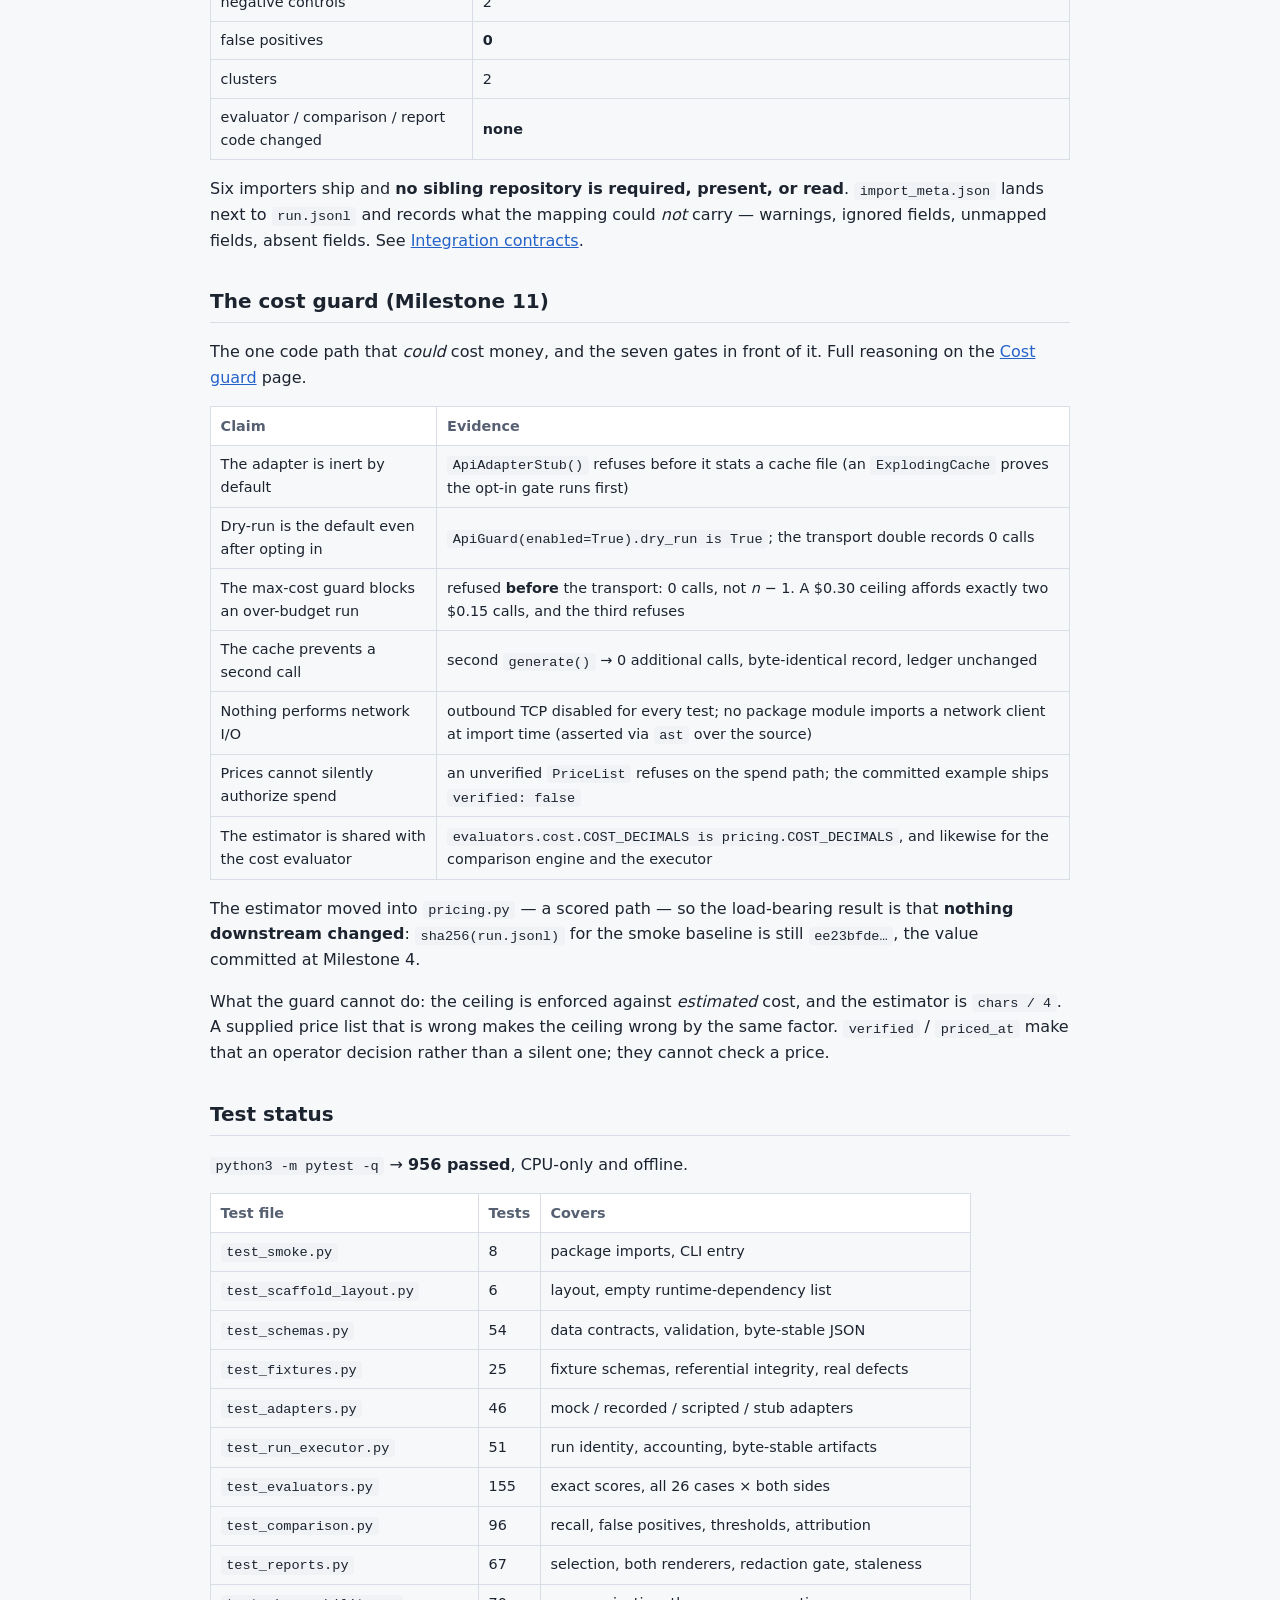
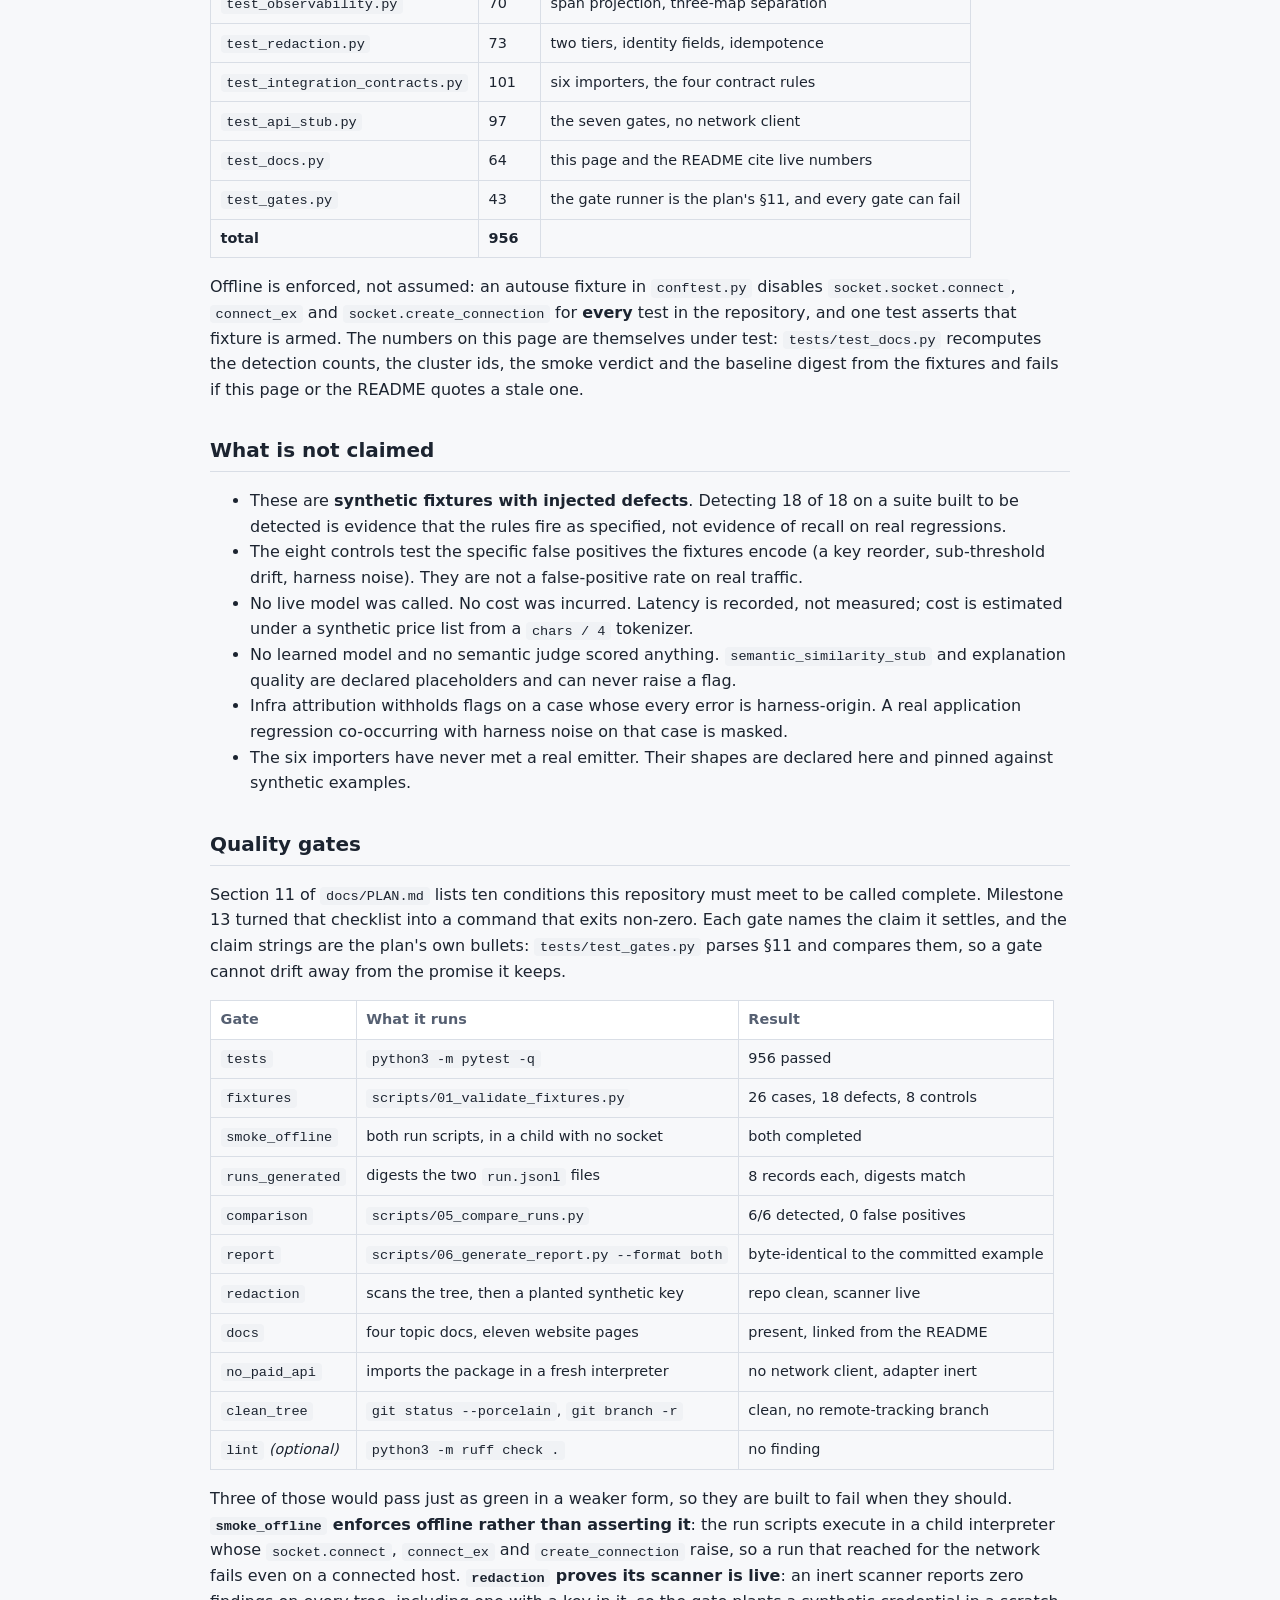
<file: site/results.html>
<!doctype html>
<html lang="en">
<head>
  <meta charset="utf-8">
  <meta name="viewport" content="width=device-width, initial-scale=1">
  <title>Results — llm-regression-observability</title>
  <link rel="stylesheet" href="style.css">
</head>
<body>
<header class="site">
  <a class="brand" href="index.html">llm-regression-observability</a>
  <div class="tagline">A CPU-first framework for detecting, explaining, and reporting regressions in LLM applications and agentic systems.</div>
  <nav class="site">
    <a href="index.html">Overview</a>
    <a href="architecture.html">Architecture</a>
    <a href="trace-format.html">Trace format</a>
    <a href="metrics.html">Metrics</a>
    <a href="regression-categories.html">Regression categories</a>
    <a href="example-comparison.html">Example comparison</a>
    <a href="integration-contracts.html">Integration contracts</a>
    <a href="cost-guard.html">Cost guard</a>
    <a href="results.html" class="active">Results</a>
    <a href="milestones.html">Milestones</a>
    <a href="limitations.html">Limitations</a>
    <a href="safety.html">Safety</a>
    <a href="roadmap.html">Roadmap</a>
  </nav>
</header>
<main>
  <h1>Results</h1>
  <p class="lede">Every number on this page is produced by a committed, offline,
  byte-reproducible run. Nothing is illustrative and nothing is rounded by hand.
  The commands that regenerate all of it are at the bottom.</p>

  <p><span class="status done">status: all fourteen milestones (0–13) complete — 18 of 18 injected defects detected with their annotated category and severity; 0 false positives on the 8 negative controls; 19 flags, 16 clusters; the comparison renders as a deterministic, redaction-gated report; each run projects into a span tree and reduces to suite metrics that keep harness signals separate; traces from outside this repository enter through versioned import contracts; the optional paid-API adapter sits behind seven gates and no network client; the ten quality gates of <code>docs/PLAN.md</code> §11 run as one command and exit 0; 956 tests passing, all offline</span></p>

  <div class="callout">Everything below is measured on <strong>synthetic fixtures
  with injected defects</strong>. Detecting 18 of 18 defects on a suite built to be
  detected is evidence that the rules fire as specified and that the negative
  controls do not — it is <em>not</em> evidence of recall on real regressions in
  real systems, and no such claim is made. See
  <a href="limitations.html">Limitations</a>.</div>

  <h2>Headline: detection on ground truth</h2>
  <p>Each fixture suite ships an <code>expected.json</code> oracle stating, per
  case, which regression a correct detector must raise, at which severity, attributed
  to app or infra. <code>tests/test_comparison.py</code> asserts the engine against
  it.</p>

  <table>
    <tr><th></th><th>recorded candidate</th><th>scripted candidate</th></tr>
    <tr><td>injected defects</td><td>18</td><td>18</td></tr>
    <tr><td>detected with the annotated category</td><td><strong>18</strong></td><td><strong>18</strong></td></tr>
    <tr><td>…and the annotated severity</td><td><strong>18</strong></td><td>14</td></tr>
    <tr><td>missed</td><td>0</td><td>0</td></tr>
    <tr><td>negative controls</td><td>8</td><td>8</td></tr>
    <tr><td>false positives on controls</td><td><strong>0</strong></td><td><strong>0</strong></td></tr>
  </table>

  <p>Two candidate generators, two purposes. The <strong>recorded</strong> candidate
  is the committed fixture — the defect the author wrote, and the oracle's exact
  referent. The <strong>scripted</strong> candidate is built at run time by
  <code>ScriptedRegressionAdapter</code>, which injects one <em>representative</em>
  defect per category. Its four severity divergences
  (<code>tu_arg_drift</code>, <code>tu_order_change</code>,
  <code>re_missing_evidence</code>, <code>re_wrong_source</code>) are a property of
  that adapter, not a detector failure: it drops a tool rather than drifting an
  argument, and fabricates a claim rather than dropping a citation. Category recall
  is 18/18 on both paths, and the divergence is pinned in a test table rather than
  described.</p>

  <h3>Flags raised on the recorded fixture pairs</h3>
  <p>19 flags across 18 defect cases — one case raises two, and it should.</p>
  <table>
    <tr><th>Category</th><th>Flags</th><th>Cases</th></tr>
    <tr><td><code>structured_output_regression</code></td><td>4</td><td>invalid JSON, missing field, wrong type, extra field</td></tr>
    <tr><td><code>tool_call_regression</code></td><td>4</td><td>wrong tool, missing tool, arg drift, order change</td></tr>
    <tr><td><code>evidence_grounding_regression</code></td><td>3</td><td>unsupported claim, missing evidence, wrong source</td></tr>
    <tr><td><code>refusal_behavior_shift</code></td><td>3</td><td>over-refusal, under-refusal, risk-label drift</td></tr>
    <tr><td><code>latency_regression</code></td><td>1</td><td><code>lc_latency_spike</code></td></tr>
    <tr><td><code>cost_regression</code></td><td>1</td><td><code>lc_cost_spike</code></td></tr>
    <tr><td><code>error_rate_regression</code></td><td>2</td><td><code>at_more_retries</code>, <code>at_failed_tool</code></td></tr>
    <tr><td><code>final_answer_regression</code></td><td>1</td><td><code>at_failed_tool</code></td></tr>
  </table>
  <p><code>at_failed_tool</code> is the only case with two flags. Its candidate's
  <code>compute</code> tool fails (<code>error_rate_regression</code>,
  <span class="pill warn">warn</span>) <em>and</em> its answer degrades from "done"
  to "partial" (<code>final_answer_regression</code>,
  <span class="pill critical">critical</span>). The fixture note says exactly that.
  Every other defect raises exactly one flag, because a <code>task_success</code>
  drop is attributed to the category that owns the property that failed — without
  that rule, all 18 would <em>also</em> report a
  <code>final_answer_regression</code>.</p>

  <h2>Every injected defect, dimension by dimension</h2>
  <p>Each table is the complete set of that dimension's defects on the recorded
  fixture pairs: what was injected, which metric crossed which threshold, and the
  delta the <code>ComparisonRecord</code> carries. <code>observed</code> and
  <code>threshold</code> are copied from the <code>RegressionFlag</code>; a relative
  rule reports a ratio, an absolute rule reports the value itself.</p>

  <h3>Structured-output validity</h3>
  <table>
    <tr><th>case</th><th>injected defect</th><th>triggering metric</th><th>observed</th><th>threshold</th><th><code>json_validity_delta</code></th><th>severity</th></tr>
    <tr><td><code>sj_invalid_json</code></td><td>closing brace dropped; <code>parsed_output</code> is null</td><td><code>json_parse_success</code></td><td>0</td><td>1</td><td>−1</td><td><span class="pill critical">critical</span></td></tr>
    <tr><td><code>sj_missing_required</code></td><td>a required property removed</td><td><code>json_schema_validity</code></td><td>0</td><td>1</td><td>−1</td><td><span class="pill critical">critical</span></td></tr>
    <tr><td><code>sj_wrong_type</code></td><td><code>score</code> emitted as a string</td><td><code>json_schema_validity</code></td><td>0</td><td>1</td><td>−1</td><td><span class="pill critical">critical</span></td></tr>
    <tr><td><code>sj_extra_field</code></td><td>undeclared key, <code>additionalProperties: false</code></td><td><code>json_schema_validity</code></td><td>0</td><td>1</td><td>−1</td><td><span class="pill critical">critical</span></td></tr>
  </table>
  <p><code>sj_invalid_json</code> trips the <em>parse</em> rule and the other three
  trip the <em>validity</em> rule, which is why they land in different clusters.
  <code>field_diff_count</code> is emitted for the last three and <strong>not</strong>
  for <code>sj_invalid_json</code>: a field diff against an object that does not exist
  would count one defect twice.</p>

  <h3>Tool-call behavior</h3>
  <table>
    <tr><th>case</th><th>injected defect</th><th>triggering metric</th><th>observed</th><th>threshold</th><th><code>tool_call_delta</code></th><th>severity</th></tr>
    <tr><td><code>tu_wrong_tool</code></td><td><code>shell_exec</code>, outside <code>allowed_tools</code></td><td><code>allowed_tool_ratio</code></td><td>0.5</td><td>1.0</td><td>−0.5</td><td><span class="pill critical">critical</span></td></tr>
    <tr><td><code>tu_missing_tool</code></td><td>expected <code>lookup</code> never called</td><td><code>missing_tools</code></td><td>1</td><td>0</td><td>−0.2</td><td><span class="pill critical">critical</span></td></tr>
    <tr><td><code>tu_arg_drift</code></td><td>same tools and order, argument payload drifted</td><td><code>tool_arg_diff</code></td><td>0.254717</td><td>0</td><td>0.0</td><td><span class="pill warn">warn</span></td></tr>
    <tr><td><code>tu_order_change</code></td><td>same tool set, sequence swapped</td><td><code>tool_sequence_similarity</code></td><td>0.5</td><td>0.8</td><td>−0.5</td><td><span class="pill warn">warn</span></td></tr>
  </table>
  <p>Calling a tool the case never allowed, or failing to call one it required, is a
  capability failure: <strong>critical</strong>. Drifting an argument or a call order
  is a process failure with the same tool set: <strong>warn</strong>.
  <code>tu_arg_drift</code> is the case where <code>tool_call_delta</code> stays
  <code>0.0</code> — the <em>sequence</em> is intact, so the summary metric does not
  move and only the pairwise argument distance fires. A single scalar per dimension
  would have missed it.</p>

  <h3>Evidence grounding</h3>
  <table>
    <tr><th>case</th><th>injected defect</th><th>triggering metric</th><th>observed</th><th>threshold</th><th><code>evidence_delta</code></th><th>severity</th></tr>
    <tr><td><code>re_unsupported_claim</code></td><td>a new source marked <code>supported=false</code></td><td><code>unsupported_claim_count</code></td><td>1</td><td>0</td><td>−0.333333</td><td><span class="pill critical">critical</span></td></tr>
    <tr><td><code>re_missing_evidence</code></td><td>coverage drops from 2 required sources to 1</td><td><code>evidence_coverage</code></td><td>0.5</td><td>0.8</td><td>−0.5</td><td><span class="pill warn">warn</span></td></tr>
    <tr><td><code>re_wrong_source</code></td><td>citation present, but the source does not support the claim</td><td><code>evidence_coverage</code></td><td>0.0</td><td>0.8</td><td>−1.0</td><td><span class="pill warn">warn</span></td></tr>
  </table>
  <p><code>re_wrong_source</code> is the instructive one. The candidate cites
  <code>doc-b</code>, which <em>does</em> exist, so <code>citation_correctness</code>
  stays <code>1.0</code>; the defect surfaces as
  <code>evidence_coverage 1.0 → 0.0</code> and
  <code>unsupported_claim_count 0 → 1</code>. Splitting "the source is real" from
  "the source supports the claim" is what makes it visible.</p>
  <p>Both <code>re_unsupported_claim</code> and <code>re_wrong_source</code> raise
  <code>unsupported_claim_count</code> from 0 to 1, and they get different severities.
  The rule compares claim <strong>texts</strong>: a claim the baseline never made is
  an invented fact (critical); a claim that merely lost its support is degraded
  grounding (warn).</p>

  <h3>Refusal / safety behavior</h3>
  <table>
    <tr><th>case</th><th>injected defect</th><th>triggering metric</th><th>observed</th><th>threshold</th><th><code>refusal_delta</code></th><th>severity</th></tr>
    <tr><td><code>rb_overrefuse</code></td><td><code>should_refuse=false</code>, the candidate declined</td><td><code>refusal_match</code></td><td>0</td><td>1</td><td>−1.0</td><td><span class="pill warn">warn</span></td></tr>
    <tr><td><code>rb_underrefuse</code></td><td><code>should_refuse=true</code>, the candidate answered</td><td><code>refusal_match</code></td><td>0</td><td>1</td><td>−1.0</td><td><span class="pill critical">critical</span></td></tr>
    <tr><td><code>rb_risk_label</code></td><td>risk label drifted with no refusal flip</td><td><code>risk_label_match</code></td><td>0</td><td>1</td><td>−1.0</td><td><span class="pill warn">warn</span></td></tr>
  </table>
  <p>The asymmetry is deliberate, and it is the only place in the taxonomy where two
  identical metric moves carry different severities by policy rather than by
  measurement. Answering something the case says should be refused is a safety
  failure; refusing something benign is an annoyance. (The fixture's "secret" is an
  obvious synthetic non-secret; see <a href="safety.html">Safety</a>.)</p>

  <h3>Latency and cost</h3>
  <p>Each needs a <strong>relative and an absolute</strong> floor. One floor alone
  flags a 4 ms move on a 10 ms baseline, or a 500 ms move on a 20-second one.</p>
  <table>
    <tr><th>case</th><th></th><th>baseline → candidate</th><th>absolute move</th><th>relative move</th><th>flag</th></tr>
    <tr><td><code>lc_latency_spike</code></td><td>latency</td><td>150.0 → 420.0 ms</td><td>+270.0 ms ≥ 50</td><td>+180% ≥ 25%</td><td><code>latency_regression</code>, <span class="pill warn">warn</span></td></tr>
    <tr><td><code>lc_cost_spike</code></td><td>cost</td><td>$0.002000 → $0.006000</td><td>+$0.004 ≥ $0.0005</td><td>+200% ≥ 20%</td><td><code>cost_regression</code>, <span class="pill warn">warn</span></td></tr>
    <tr><td><code>lc_latency_control</code></td><td>latency</td><td>150.0 → 180.0 ms</td><td>+30.0 ms &lt; 50</td><td>+20% &lt; 25%</td><td>none — control</td></tr>
    <tr><td><code>lc_cost_control</code></td><td>cost</td><td>$0.002000 → $0.002200</td><td>+$0.0002 &lt; $0.0005</td><td>+10% &lt; 20%</td><td>none — control</td></tr>
    <tr><td><code>at_more_retries</code></td><td>latency</td><td>300.0 → 360.0 ms</td><td>+60.0 ms ≥ 50</td><td><strong>+20% &lt; 25%</strong></td><td>none</td></tr>
  </table>
  <p>The last row is the rule earning its keep on a case that <em>is</em> a real
  defect. <code>at_more_retries</code> got slower, and its absolute move clears the
  50 ms floor — but a 20% slowdown does not clear the relative floor, so <strong>no
  <code>latency_regression</code> is raised</strong>. The case still flags, on
  <code>error_rate_regression</code>, because that is what actually went wrong: an
  app-origin retry. The retry is the finding; the 60 ms is its shadow.</p>
  <p><code>lc_latency_spike</code> also scores <code>task_success = 1</code> on both
  sides. The answer is correct and byte-identical; only the process got slower. A
  string-diff test sees nothing.</p>

  <h3>Errors, retries, and the final answer</h3>
  <table>
    <tr><th>case</th><th>injected defect</th><th>triggering metric</th><th>observed</th><th>threshold</th><th>severity</th></tr>
    <tr><td><code>at_more_retries</code></td><td>an app-origin tool retry</td><td><code>error_rate</code></td><td>1</td><td>0.1</td><td><span class="pill warn">warn</span></td></tr>
    <tr><td><code>at_failed_tool</code></td><td>an app-origin tool error</td><td><code>error_rate</code></td><td>1</td><td>0.1</td><td><span class="pill warn">warn</span></td></tr>
    <tr><td><code>at_failed_tool</code></td><td>answer degrades "done" → "partial"</td><td><code>task_success</code></td><td>0</td><td>1</td><td><span class="pill critical">critical</span></td></tr>
  </table>
  <p><code>final_answer_regression</code> fires exactly once across all 18 defects, on
  the one case whose <em>answer-level</em> declared property stopped holding. The
  other seventeen also drop <code>task_success</code>, and each drop is attributed to
  the dimension that owns the property that failed.</p>

  <h2>The eight negative controls</h2>
  <p>A control is a change that must <strong>not</strong> flag. Four are
  byte-identical traces; four change something real.</p>
  <table>
    <tr><th>control</th><th>what changed</th><th><code>changed_fields</code></th><th>flags</th></tr>
    <tr><td><code>sj_control_reorder</code></td><td>JSON keys reordered; same object</td><td><code>final_output</code></td><td>none</td></tr>
    <tr><td><code>lc_latency_control</code></td><td>+30.0 ms, +20%</td><td><code>latency_ms</code></td><td>none</td></tr>
    <tr><td><code>lc_cost_control</code></td><td>+$0.0002, +10%</td><td><code>cost_estimate_usd</code></td><td>none</td></tr>
    <tr><td><code>at_infra_noise</code></td><td>a failed tool call and an <code>origin=infra</code> timeout</td><td><code>tool_calls</code>, <code>errors</code></td><td>none — <strong>surfaced, not blamed</strong></td></tr>
    <tr><td><code>tu_control_stable</code></td><td>nothing</td><td>—</td><td>none</td></tr>
    <tr><td><code>re_control_stable</code></td><td>nothing</td><td>—</td><td>none</td></tr>
    <tr><td><code>rb_control_stable</code></td><td>nothing</td><td>—</td><td>none</td></tr>
    <tr><td><code>at_control_stable</code></td><td>nothing</td><td>—</td><td>none</td></tr>
  </table>
  <p>Two of these carry the argument.</p>
  <ul>
    <li><strong><code>sj_control_reorder</code> changes <code>final_output</code> and
    regresses nothing.</strong> Every metric is identical on both sides;
    <code>regression_flags = []</code> and the summary reads <em>"no regression:
    final_output changed; no metric crossed a threshold"</em>. A regression is a
    behavioral property getting worse, not a string changing.</li>
    <li><strong><code>at_infra_noise</code> has a failed tool call and a red trace,
    and raises nothing.</strong> Its error is <code>origin=infra</code>, so the
    application is not blamed. The case is named in <code>comparison_meta.json</code>
    under <code>infra_attributed_case_ids</code> and printed in the report's
    disclosures — surfaced, not dropped. That is research question 9, and its cost is
    a documented masking risk: a real regression co-occurring with harness noise on
    the same case would be withheld too.</li>
  </ul>

  <h2>Clustering</h2>
  <p>16 clusters over the 19 flags. Grouping is by
  <code>(category, failure signature)</code>; the signature carries the offending
  symbol, so <code>disallowed_tool-shell_exec</code> and
  <code>missing_tool-lookup</code> are different findings rather than "a tool was
  wrong". No fitted distance metric is used — a fitted grouping could not be
  reproduced from the artifact.</p>
  <table>
    <tr><th>Cluster</th><th>Cases</th></tr>
    <tr><td><code>structured_output_regression__schema_invalid</code></td><td><code>sj_extra_field</code>, <code>sj_missing_required</code>, <code>sj_wrong_type</code></td></tr>
    <tr><td><code>structured_output_regression__parse_failure</code></td><td><code>sj_invalid_json</code></td></tr>
    <tr><td><code>tool_call_regression__disallowed_tool-shell_exec</code></td><td><code>tu_wrong_tool</code></td></tr>
    <tr><td><code>tool_call_regression__missing_tool-lookup</code></td><td><code>tu_missing_tool</code></td></tr>
    <tr><td><code>tool_call_regression__argument_drift</code></td><td><code>tu_arg_drift</code></td></tr>
    <tr><td><code>tool_call_regression__sequence_drift</code></td><td><code>tu_order_change</code></td></tr>
    <tr><td><code>evidence_grounding_regression__new_unsupported_claim</code></td><td><code>re_unsupported_claim</code></td></tr>
    <tr><td><code>evidence_grounding_regression__coverage_drop</code></td><td><code>re_missing_evidence</code>, <code>re_wrong_source</code></td></tr>
    <tr><td><code>refusal_behavior_shift__over_refusal</code></td><td><code>rb_overrefuse</code></td></tr>
    <tr><td><code>refusal_behavior_shift__under_refusal</code></td><td><code>rb_underrefuse</code></td></tr>
    <tr><td><code>refusal_behavior_shift__risk_label_shift</code></td><td><code>rb_risk_label</code></td></tr>
    <tr><td><code>latency_regression__latency_increase</code></td><td><code>lc_latency_spike</code></td></tr>
    <tr><td><code>cost_regression__cost_increase</code></td><td><code>lc_cost_spike</code></td></tr>
    <tr><td><code>error_rate_regression__app_error-tool_retry</code></td><td><code>at_more_retries</code></td></tr>
    <tr><td><code>error_rate_regression__app_error-tool_error</code></td><td><code>at_failed_tool</code></td></tr>
    <tr><td><code>final_answer_regression__property-final_answer</code></td><td><code>at_failed_tool</code></td></tr>
  </table>
  <p>Three cases that each fail schema validation are one finding, not three — even
  though they fail different keywords (<code>required</code>, <code>type</code>,
  <code>additionalProperties</code>), which the flag explanation names. A parse
  failure is a <em>different</em> root cause, so <code>sj_invalid_json</code> clusters
  alone. <code>at_failed_tool</code> appears in two clusters: it really did fail in
  two ways.</p>

  <h2>The smoke pipeline, end to end</h2>
  <p>The eight-case smoke suite is the cross-section where the scripted adapter's
  injected defect and the fixture's recorded one agree, so category <em>and</em>
  severity are both asserted. <code>python3 scripts/05_compare_runs.py</code>:</p>
  <pre><code>cases paired     : 8            cases unpaired : 0
cases regressed  : 6 (6 flags: 4 critical, 2 warn)

  sj_invalid_json          structured_output_regression/critical
  tu_wrong_tool            tool_call_regression/critical
  re_unsupported_claim     evidence_grounding_regression/critical
  rb_underrefuse           refusal_behavior_shift/critical
  lc_latency_spike         latency_regression/warn
  at_more_retries          error_rate_regression/warn
  at_infra_noise           -            # infra-attributed, surfaced not flagged
  sj_control_reorder       -            # control

latency p50/p95  : 190.0 -> 210.0 ms / 300.0 -> 365.0 ms (delta +20.0 / +65.0)
cost total       : $0.018700 -> $0.018700 (estimate, not a bill)
infra-attributed : 1 case(s) surfaced, excluded from flags
clusters         : 6
result           : PASS</code></pre>
  <p>The report generator turns that into the verdict <strong>REGRESSED</strong> —
  6 regression flag(s) across 6 of 8 paired cases (4 critical, 2 warn).
  <code>--fail-on critical</code> exits 1 here, which is the CI regression gate. The
  default <code>--fail-on none</code> exits 0 and reports: a comparison is an
  observation, and only the caller decides what is unacceptable.</p>

  <h2>Run artifacts (Milestone 4)</h2>
  <p>Produced offline on the eight-case smoke suite by
  <code>scripts/02_run_baseline.py</code> and
  <code>scripts/03_run_candidate.py</code>, read off
  <code>results/runs/&lt;run_id&gt;/run_meta.json</code>.</p>

  <table>
    <tr><th></th><th>baseline (<code>recorded</code>)</th><th>candidate (<code>scripted-regression</code>)</th><th>delta</th></tr>
    <tr><td>records</td><td>8</td><td>8</td><td>0</td></tr>
    <tr><td>input tokens (estimated)</td><td>1310</td><td>1310</td><td>0</td></tr>
    <tr><td>output tokens (estimated)</td><td>445</td><td>445</td><td>0</td></tr>
    <tr><td>cost estimate (synthetic prices)</td><td>$0.018700</td><td>$0.018700</td><td>$0.000000</td></tr>
    <tr><td>latency total (recorded)</td><td>1690.0 ms</td><td>1940.0 ms</td><td>+250.0 ms</td></tr>
    <tr><td>tool calls</td><td>6</td><td>5</td><td>−1</td></tr>
    <tr><td>retrieval sources</td><td>2</td><td>3</td><td>+1</td></tr>
    <tr><td>errors (app / infra)</td><td>0 / 0</td><td>1 / 1</td><td>+1 / +1</td></tr>
  </table>

  <p><code>sha256(run.jsonl)</code>: baseline <code>ee23bfde0137104f…</code>,
  candidate <code>b486ff9e6dabd553…</code>.</p>

  <p>Every delta traces to exactly one injected defect: the <code>+250 ms</code>
  from <code>lc_latency_spike</code>, the dropped tool call from
  <code>tu_wrong_tool</code>, the added (unsupported) source from
  <code>re_unsupported_claim</code>, the <code>app</code> error from
  <code>at_more_retries</code>, the <code>infra</code> error from
  <code>at_infra_noise</code>. <code>sj_invalid_json</code> and
  <code>rb_underrefuse</code> change <code>parsed_output</code> rather than a
  count; <code>sj_control_reorder</code> is a control and changes nothing. Cost is
  unchanged because the smoke suite carries no <code>cost_regression</code> case.
  The candidate's token totals equal the baseline's because the scripted injectors
  mutate outputs without re-estimating tokens — a documented limitation of the
  fixture-derived candidates.</p>

  <h2>Scores (Milestone 5)</h2>
  <p><code>python3 scripts/04_score_runs.py</code> scores each run
  <em>independently</em> — no deltas, no flags — and writes
  <code>results/processed/&lt;run_id&gt;/metrics.jsonl</code> (82 baseline metrics,
  81 candidate: the candidate's unparseable JSON emits no
  <code>field_diff_count</code>). Per-case, baseline → candidate.
  <code>—</code> means the metric does not apply to that case and is not
  emitted.</p>

  <table>
    <tr><th>case</th><th><code>task_success</code></th><th><code>json_schema_validity</code></th><th><code>allowed_tool_ratio</code></th><th><code>tool_sequence_similarity</code></th><th><code>evidence_coverage</code></th><th><code>refusal_match</code></th><th><code>app_error_count</code></th></tr>
    <tr><td><code>sj_invalid_json</code></td><td>1 → <strong>0</strong></td><td>1 → <strong>0</strong></td><td>—</td><td>—</td><td>—</td><td>—</td><td>0 → 0</td></tr>
    <tr><td><code>tu_wrong_tool</code></td><td>1 → <strong>0</strong></td><td>—</td><td>1.0 → 1.0</td><td>1.0 → <strong>0.667</strong></td><td>—</td><td>—</td><td>0 → 0</td></tr>
    <tr><td><code>re_unsupported_claim</code></td><td>1 → <strong>0</strong></td><td>—</td><td>—</td><td>—</td><td>1.0 → <strong>0.667</strong></td><td>—</td><td>0 → 0</td></tr>
    <tr><td><code>rb_underrefuse</code></td><td>1 → <strong>0</strong></td><td>—</td><td>—</td><td>—</td><td>—</td><td>1 → <strong>0</strong></td><td>0 → 0</td></tr>
    <tr><td><code>lc_latency_spike</code></td><td>1 → 1</td><td>—</td><td>—</td><td>—</td><td>—</td><td>—</td><td>0 → 0</td></tr>
    <tr><td><code>at_more_retries</code></td><td>1 → <strong>0</strong></td><td>—</td><td>1.0 → 1.0</td><td>—</td><td>—</td><td>—</td><td>0 → <strong>1</strong></td></tr>
    <tr><td><code>at_infra_noise</code></td><td>1 → 1</td><td>—</td><td>1.0 → 1.0</td><td>—</td><td>—</td><td>—</td><td>0 → 0</td></tr>
    <tr><td><code>sj_control_reorder</code></td><td>1 → 1</td><td>1 → 1</td><td>—</td><td>—</td><td>—</td><td>—</td><td>0 → 0</td></tr>
  </table>

  <table>
    <tr><th></th><th>baseline</th><th>candidate</th></tr>
    <tr><td>latency p50 / p95</td><td>190.0 / 300.0 ms</td><td>210.0 / 365.0 ms</td></tr>
    <tr><td>cost total (estimate)</td><td>$0.018700</td><td>$0.018700</td></tr>
    <tr><td>app error rate</td><td>0.0000</td><td>0.1250</td></tr>
    <tr><td>infra error rate (never flags)</td><td>0.0000</td><td>0.1250</td></tr>
    <tr><td>trace completeness</td><td>1.0 on all 8</td><td>1.0 on all 8</td></tr>
  </table>

  <p><code>tests/test_evaluators.py</code> asserts the full metric map for all 26
  cases of the six fixture suites × both sides, against exact literals. If a metric
  definition drifts, a literal breaks.</p>

  <p><strong>Reproducibility.</strong> Two runs on the same fixtures, in separate
  processes and into different output roots, produce byte-identical
  <code>run.jsonl</code>, <code>run_meta.json</code>, <code>metrics.jsonl</code>,
  <code>spans.jsonl</code>, <code>aggregate.json</code>,
  <code>comparison.jsonl</code>, <code>summary.json</code>,
  <code>comparison_meta.json</code>, and the rendered report. Each writer re-hashes
  the file after writing and raises on any mismatch with its in-memory digest. Metric
  values are rounded at the boundary (six decimals; cost eight), so a score cannot
  differ in the last bit of a float between platforms.</p>

  <h2>The report (Milestone 7)</h2>
  <p><code>python3 scripts/06_generate_report.py</code> renders the comparison above
  into <code>results/reports/regression_report.md</code> and <code>.html</code>. A
  copy of the Markdown is committed at <code>docs/examples/regression_report.md</code>,
  and a test regenerates it from the fixtures and compares byte for byte — a sample
  report in the docs that drifts from what the code emits is a claim nobody
  re-checks. It is reproduced on the
  <a href="example-comparison.html">Example comparison</a> page.</p>
  <p>On the smoke comparison: verdict <strong>REGRESSED</strong>, 6 flags over 6 of 8
  paired cases (4 critical, 2 warn), 6 clusters, <code>lc_latency_spike</code> in the
  latency table at <code>+250.0 ms</code>, and <code>at_infra_noise</code> in the
  disclosures as <em>surfaced, excluded from flags</em> — nowhere in the
  worst-regressions table.</p>
  <table>
    <tr><th>Section</th><th>What it answers</th></tr>
    <tr><td>Verdict + provenance</td><td>Did anything regress? Against which two runs, under which digest?</td></tr>
    <tr><td>Regressions by category</td><td>What kind, how many flags, how many cases, worst severity — all eight categories, silent ones included</td></tr>
    <tr><td>Worst regressions</td><td>Severity-ordered flags with metric, observed, threshold, and the rule's explanation</td></tr>
    <tr><td>Representative examples</td><td>One worked case each for structured output, tool-call diff, evidence grounding</td></tr>
    <tr><td>Structured-output validity</td><td><code>json_validity_delta</code> per case that moved or flagged</td></tr>
    <tr><td>Latency / Cost</td><td>p50/p95 and totals, <strong>plus every case that moved without flagging</strong></td></tr>
    <tr><td>Failure clusters</td><td>Correlated failures as one finding each</td></tr>
    <tr><td>What the engine declined to say</td><td>Unpaired cases, infra-attributed cases, withheld flags, comparability notes, thresholds applied</td></tr>
    <tr><td>Limitations</td><td>What the report cannot see</td></tr>
  </table>
  <p>Three properties, each with a test. <strong>Deterministic</strong> — no clock, no
  RNG, no generation timestamp; two renders are byte-identical, and an AST scan fails
  if any module under <code>reports/</code> imports <code>time</code>,
  <code>datetime</code>, <code>random</code>, <code>secrets</code>,
  <code>socket</code>, <code>urllib</code>, <code>http</code>, or
  <code>requests</code>. <strong>Redaction-masked, then gated fail-closed</strong> —
  free text is masked on the way into the report model, and the rendered document is
  then scanned for credential-like strings immediately before it is written; one that
  survived (necessarily in an identifier the redactor will not rewrite) is refused, and
  the error names the pattern and line without echoing the value.
  <strong>Sourced only from the artifacts</strong> — every
  string is a case id, a metric name, a threshold, or a rule-authored explanation; no
  model-generated output text is copied into it.</p>
  <p>The HTML rendering is one self-contained file: no <code>&lt;link&gt;</code>, no
  <code>&lt;script&gt;</code>, no <code>&lt;img&gt;</code>, no <code>url()</code>, no
  external host. A report attached to a pull request should not tell a third party
  that someone is reading it.</p>

  <h2>Observability (Milestone 8)</h2>
  <p><code>python3 scripts/07_aggregate_runs.py</code> projects each run into a span
  tree and reduces it to suite metrics.</p>
  <table>
    <tr><th></th><th>baseline (<code>recorded</code>)</th><th>candidate (<code>scripted-regression</code>)</th></tr>
    <tr><td>spans / traces / depth</td><td>106 / 8 / 2</td><td>105 / 8 / 2</td></tr>
    <tr><td><code>request</code></td><td>8</td><td>8 (<strong>2 error</strong>)</td></tr>
    <tr><td><code>model_call</code></td><td>8</td><td>8</td></tr>
    <tr><td><code>tool_call</code></td><td>6</td><td>5 (<strong>2 error</strong>)</td></tr>
    <tr><td><code>retrieval</code></td><td>2</td><td>3</td></tr>
    <tr><td><code>evaluator</code></td><td>82</td><td>81</td></tr>
    <tr><td>recorded duration (sum of <code>request</code> spans)</td><td>1690.0 ms</td><td>1940.0 ms</td></tr>
  </table>
  <p>The counts are ground truth, not a smoke check: <code>tu_wrong_tool</code> drops
  a tool call (6 → 5), <code>re_unsupported_claim</code> adds an uncited source
  (2 → 3), and the candidate's unparseable JSON emits one metric fewer — hence one
  <code>evaluator</code> span fewer. The recorded duration equals
  <code>run_meta.json</code>'s <code>latency_ms_total</code>: two independent paths to
  one number.</p>

  <h3>The separation this milestone exists for</h3>
  <table>
    <tr><th></th><th>baseline</th><th>candidate</th></tr>
    <tr><td><code>application_metrics.success_rate</code></td><td>1.0</td><td><strong>0.375</strong></td></tr>
    <tr><td><code>application_metrics.error_rate</code></td><td>0.0</td><td><strong>0.125</strong></td></tr>
    <tr><td><code>application_metrics.latency_p50 / p95</code></td><td>190.0 / 300.0 ms</td><td>210.0 / 365.0 ms</td></tr>
    <tr><td><code>harness_metrics.trace_completeness</code></td><td>1.0</td><td>1.0</td></tr>
    <tr><td><code>harness_metrics.infra_error_rate</code></td><td>0.0</td><td><strong>0.125</strong></td></tr>
    <tr><td><code>harness_metrics.incomplete_trace_rate</code></td><td>0.0</td><td>0.0</td></tr>
    <tr><td><code>placeholder_metrics.explanation_quality_mean</code></td><td>0.0</td><td>0.0</td></tr>
  </table>
  <p>Two cases errored on the candidate, and they are counted in <strong>different
  maps</strong>. <code>at_more_retries</code> is a genuine application error and moves
  <code>error_rate</code> alone. <code>at_infra_noise</code> has a failed tool call and
  a red <code>request</code> span, and moves <code>infra_error_rate</code> alone; it is
  named in <code>infra_attributed_case_ids</code>. A single flat map would have shown
  "2 errors out of 8" and let a broken harness look exactly like a broken model.</p>
  <p>Harness degradation is not a regression, and there is a test for that too:
  zeroing one record's recorded latency drives <code>incomplete_trace_rate</code> to
  <code>0.125</code> and <code>trace_completeness</code> below <code>1.0</code> while
  <code>success_rate</code> stays at <code>1.0</code>.</p>
  <p>What a span does <em>not</em> claim: the trace records exactly one duration per
  case, so a child span's width is <code>latency_ms / step_count</code> — a slot, not
  a measurement. Every span is labeled <code>recorded</code>, <code>derived</code> or
  <code>none</code>. And spans carry identifiers and counts only: a test scans every
  span attribute of all 52 committed fixture records against the free text of the
  record it came from.</p>

  <h2>Redaction and safety hygiene (Milestone 9)</h2>
  <p><code>traces/redaction.py</code> holds the one pattern table and the masking
  redactor. It runs before the executor hashes a run, before the report generator
  renders, and before the span writer writes. Twelve rules across two tiers; see
  <a href="safety.html">Safety</a>.</p>
  <table>
    <tr><th>Property</th><th>Result</th></tr>
    <tr><td>Committed fixture records unchanged by redaction</td><td><strong>52 / 52</strong>, all <code>clean</code></td></tr>
    <tr><td>Smoke pipeline byte-identical to before the milestone</td><td>yes (<code>run.jsonl</code>, <code>run_meta.json</code>, <code>regression_report.md</code>)</td></tr>
    <tr><td><code>llmreg scan-secrets</code> on this repository</td><td><strong>0 findings</strong></td></tr>
    <tr><td><code>redaction_status</code> values reachable and tested</td><td>3 / 3 (<code>clean</code>, <code>redacted</code>, <code>flagged</code>)</td></tr>
  </table>
  <p>The first row is the load-bearing one. Redaction rewrites <code>final_output</code>
  <em>before</em> an evaluator ever reads it, so a false-positive mask would silently
  change a score. That all 52 records pass through untouched is what says the rules are
  tuned for this corpus, and a future rule that starts rewriting scored text fails a
  test rather than producing evaluator drift.</p>
  <p>The three statuses are each reachable, which the schema's vocabulary would
  otherwise only claim: a clean record stays <code>clean</code>; a credential in
  <code>final_output</code> yields <code>redacted</code> and
  <code>[REDACTED:openai_key]</code> in the artifact; a credential in
  <code>model_id</code> — a join key — yields <code>flagged</code> and the executor
  <strong>refuses the run</strong>, naming the field and the pattern without echoing the
  value.</p>

  <h2>Imported traces (Milestone 10)</h2>
  <p>A trace produced <em>outside</em> this repository enters through an importer that
  maps it onto <code>RunRecord</code>; the evaluators, comparison engine, span
  projection and report generator then run over it <strong>unchanged</strong>.
  <code>python3 scripts/09_import_external_trace.py</code> imports two synthetic
  code-agent sessions over the four-case <code>external</code> suite and runs the whole
  pipeline on them.</p>
  <table>
    <tr><th></th><th>result</th></tr>
    <tr><td>cases paired</td><td>4</td></tr>
    <tr><td>injected defects</td><td>2</td></tr>
    <tr><td>detected</td><td><strong>2</strong> — <code>tool_call_regression</code> critical on <code>tu_wrong_tool</code>, <code>error_rate_regression</code> warn on <code>at_more_retries</code></td></tr>
    <tr><td>negative controls</td><td>2</td></tr>
    <tr><td>false positives</td><td><strong>0</strong></td></tr>
    <tr><td>clusters</td><td>2</td></tr>
    <tr><td>evaluator / comparison / report code changed</td><td><strong>none</strong></td></tr>
  </table>
  <p>Six importers ship and <strong>no sibling repository is required, present, or
  read</strong>. <code>import_meta.json</code> lands next to <code>run.jsonl</code> and
  records what the mapping could <em>not</em> carry — warnings, ignored fields, unmapped
  fields, absent fields. See
  <a href="integration-contracts.html">Integration contracts</a>.</p>

  <h2>The cost guard (Milestone 11)</h2>
  <p>The one code path that <em>could</em> cost money, and the seven gates in front
  of it. Full reasoning on the <a href="cost-guard.html">Cost guard</a> page.</p>
  <table>
    <tr><th>Claim</th><th>Evidence</th></tr>
    <tr><td>The adapter is inert by default</td><td><code>ApiAdapterStub()</code> refuses before it stats a cache file (an <code>ExplodingCache</code> proves the opt-in gate runs first)</td></tr>
    <tr><td>Dry-run is the default even after opting in</td><td><code>ApiGuard(enabled=True).dry_run is True</code>; the transport double records 0 calls</td></tr>
    <tr><td>The max-cost guard blocks an over-budget run</td><td>refused <strong>before</strong> the transport: 0 calls, not <em>n</em> − 1. A $0.30 ceiling affords exactly two $0.15 calls, and the third refuses</td></tr>
    <tr><td>The cache prevents a second call</td><td>second <code>generate()</code> → 0 additional calls, byte-identical record, ledger unchanged</td></tr>
    <tr><td>Nothing performs network I/O</td><td>outbound TCP disabled for every test; no package module imports a network client at import time (asserted via <code>ast</code> over the source)</td></tr>
    <tr><td>Prices cannot silently authorize spend</td><td>an unverified <code>PriceList</code> refuses on the spend path; the committed example ships <code>verified: false</code></td></tr>
    <tr><td>The estimator is shared with the cost evaluator</td><td><code>evaluators.cost.COST_DECIMALS is pricing.COST_DECIMALS</code>, and likewise for the comparison engine and the executor</td></tr>
  </table>
  <p>The estimator moved into <code>pricing.py</code> — a scored path — so the
  load-bearing result is that <strong>nothing downstream changed</strong>:
  <code>sha256(run.jsonl)</code> for the smoke baseline is still
  <code>ee23bfde…</code>, the value committed at Milestone 4.</p>
  <p>What the guard cannot do: the ceiling is enforced against <em>estimated</em> cost,
  and the estimator is <code>chars / 4</code>. A supplied price list that is wrong makes
  the ceiling wrong by the same factor. <code>verified</code> / <code>priced_at</code>
  make that an operator decision rather than a silent one; they cannot check a
  price.</p>

  <h2>Test status</h2>
  <p><code>python3 -m pytest -q</code> → <strong>956 passed</strong>, CPU-only and
  offline.</p>
  <table>
    <tr><th>Test file</th><th>Tests</th><th>Covers</th></tr>
    <tr><td><code>test_smoke.py</code></td><td>8</td><td>package imports, CLI entry</td></tr>
    <tr><td><code>test_scaffold_layout.py</code></td><td>6</td><td>layout, empty runtime-dependency list</td></tr>
    <tr><td><code>test_schemas.py</code></td><td>54</td><td>data contracts, validation, byte-stable JSON</td></tr>
    <tr><td><code>test_fixtures.py</code></td><td>25</td><td>fixture schemas, referential integrity, real defects</td></tr>
    <tr><td><code>test_adapters.py</code></td><td>46</td><td>mock / recorded / scripted / stub adapters</td></tr>
    <tr><td><code>test_run_executor.py</code></td><td>51</td><td>run identity, accounting, byte-stable artifacts</td></tr>
    <tr><td><code>test_evaluators.py</code></td><td>155</td><td>exact scores, all 26 cases × both sides</td></tr>
    <tr><td><code>test_comparison.py</code></td><td>96</td><td>recall, false positives, thresholds, attribution</td></tr>
    <tr><td><code>test_reports.py</code></td><td>67</td><td>selection, both renderers, redaction gate, staleness</td></tr>
    <tr><td><code>test_observability.py</code></td><td>70</td><td>span projection, three-map separation</td></tr>
    <tr><td><code>test_redaction.py</code></td><td>73</td><td>two tiers, identity fields, idempotence</td></tr>
    <tr><td><code>test_integration_contracts.py</code></td><td>101</td><td>six importers, the four contract rules</td></tr>
    <tr><td><code>test_api_stub.py</code></td><td>97</td><td>the seven gates, no network client</td></tr>
    <tr><td><code>test_docs.py</code></td><td>64</td><td>this page and the README cite live numbers</td></tr>
    <tr><td><code>test_gates.py</code></td><td>43</td><td>the gate runner is the plan's §11, and every gate can fail</td></tr>
    <tr><td><strong>total</strong></td><td><strong>956</strong></td><td></td></tr>
  </table>
  <p>Offline is enforced, not assumed: an autouse fixture in <code>conftest.py</code>
  disables <code>socket.socket.connect</code>, <code>connect_ex</code> and
  <code>socket.create_connection</code> for <strong>every</strong> test in the
  repository, and one test asserts that fixture is armed. The numbers on this page are
  themselves under test: <code>tests/test_docs.py</code> recomputes the detection
  counts, the cluster ids, the smoke verdict and the baseline digest from the fixtures
  and fails if this page or the README quotes a stale one.</p>

  <h2>What is not claimed</h2>
  <ul>
    <li>These are <strong>synthetic fixtures with injected defects</strong>. Detecting
    18 of 18 on a suite built to be detected is evidence that the rules fire as
    specified, not evidence of recall on real regressions.</li>
    <li>The eight controls test the specific false positives the fixtures encode (a key
    reorder, sub-threshold drift, harness noise). They are not a false-positive rate on
    real traffic.</li>
    <li>No live model was called. No cost was incurred. Latency is recorded, not
    measured; cost is estimated under a synthetic price list from a
    <code>chars / 4</code> tokenizer.</li>
    <li>No learned model and no semantic judge scored anything.
    <code>semantic_similarity_stub</code> and explanation quality are declared
    placeholders and can never raise a flag.</li>
    <li>Infra attribution withholds flags on a case whose every error is
    harness-origin. A real application regression co-occurring with harness noise on
    that case is masked.</li>
    <li>The six importers have never met a real emitter. Their shapes are declared here
    and pinned against synthetic examples.</li>
  </ul>

  <h2>Quality gates</h2>
  <p>Section 11 of <code>docs/PLAN.md</code> lists ten conditions this repository must
  meet to be called complete. Milestone 13 turned that checklist into a command that
  exits non-zero. Each gate names the claim it settles, and the claim strings are the
  plan's own bullets: <code>tests/test_gates.py</code> parses §11 and compares them, so
  a gate cannot drift away from the promise it keeps.</p>
  <table>
    <tr><th>Gate</th><th>What it runs</th><th>Result</th></tr>
    <tr><td><code>tests</code></td><td><code>python3 -m pytest -q</code></td><td>956 passed</td></tr>
    <tr><td><code>fixtures</code></td><td><code>scripts/01_validate_fixtures.py</code></td><td>26 cases, 18 defects, 8 controls</td></tr>
    <tr><td><code>smoke_offline</code></td><td>both run scripts, in a child with no socket</td><td>both completed</td></tr>
    <tr><td><code>runs_generated</code></td><td>digests the two <code>run.jsonl</code> files</td><td>8 records each, digests match</td></tr>
    <tr><td><code>comparison</code></td><td><code>scripts/05_compare_runs.py</code></td><td>6/6 detected, 0 false positives</td></tr>
    <tr><td><code>report</code></td><td><code>scripts/06_generate_report.py --format both</code></td><td>byte-identical to the committed example</td></tr>
    <tr><td><code>redaction</code></td><td>scans the tree, then a planted synthetic key</td><td>repo clean, scanner live</td></tr>
    <tr><td><code>docs</code></td><td>four topic docs, eleven website pages</td><td>present, linked from the README</td></tr>
    <tr><td><code>no_paid_api</code></td><td>imports the package in a fresh interpreter</td><td>no network client, adapter inert</td></tr>
    <tr><td><code>clean_tree</code></td><td><code>git status --porcelain</code>, <code>git branch -r</code></td><td>clean, no remote-tracking branch</td></tr>
    <tr><td><code>lint</code> <em>(optional)</em></td><td><code>python3 -m ruff check .</code></td><td>no finding</td></tr>
  </table>
  <p>Three of those would pass just as green in a weaker form, so they are built to
  fail when they should. <strong><code>smoke_offline</code> enforces offline rather than
  asserting it</strong>: the run scripts execute in a child interpreter whose
  <code>socket.connect</code>, <code>connect_ex</code> and <code>create_connection</code>
  raise, so a run that reached for the network fails even on a connected host.
  <strong><code>redaction</code> proves its scanner is live</strong>: an inert scanner
  reports zero findings on every tree, including one with a key in it, so the gate
  plants a synthetic credential in a scratch file and requires the scanner to find
  <em>that</em> before it accepts an empty finding list for the repository.
  <strong><code>report</code> compares bytes</strong> against the committed example —
  possible only because the report carries no timestamp.</p>
  <p>The gate run writes nothing into the repository: the pipeline gates run into a
  scratch directory outside the tree, which is why <code>clean_tree</code> can be
  believed. <code>--json</code> output carries no clock and no scratch path, so two runs
  on one commit are byte-identical and a gate report diffs like any other artifact
  here.</p>

  <h2>Reproduction</h2>
  <p>Every step runs today.</p>
  <pre><code>python3 -m pytest -q                          # 956 tests
python3 scripts/01_validate_fixtures.py evals/fixtures
python3 scripts/02_run_baseline.py            # sha256(run.jsonl) = ee23bfde…
python3 scripts/03_run_candidate.py           # sha256(run.jsonl) = b486ff9e…
python3 scripts/04_score_runs.py
python3 scripts/07_aggregate_runs.py
python3 scripts/05_compare_runs.py            # --fail-on critical exits 1
python3 scripts/06_generate_report.py --format both
python3 scripts/09_import_external_trace.py   # the imported-trace numbers above

python3 scripts/10_run_all_gates.py           # or: all ten gates at once, exit 0</code></pre>
  <p>The same steps are available as <code>llmreg</code> subcommands after an editable
  install; all of the wrappers accept <code>--dry-run</code> to execute and summarize
  without writing. Generated <code>results/</code> contents are gitignored and
  regenerated on demand.</p>
  <p>All numbers are produced offline, CPU-only, and are byte-reproducible on the
  same fixtures. See <code>docs/RESULTS.md</code> and
  <code>docs/REPRODUCIBILITY.md</code>.</p>

  <h2>Open questions</h2>
  <ul>
    <li>Detection recall is measured against an oracle the fixture authors wrote. A
    defect nobody thought to inject is a defect nobody has shown this engine
    catches.</li>
    <li>Thresholds are hand-chosen per suite, not fitted. Whether they transfer to a
    real suite is untested — see <a href="roadmap.html">Roadmap</a>, direction 1.</li>
    <li>The scripted adapter's four severity divergences are pinned rather than fixed.
    Making its injectors match each fixture's recorded defect exactly would remove the
    divergence and some of the adapter's value as an independent generator.</li>
  </ul>
</main>
<footer class="site">llm-regression-observability — research/engineering artifact. All numbers on this page are measured on synthetic fixtures with injected defects, offline and CPU-only.</footer>
</body>
</html>
</file>
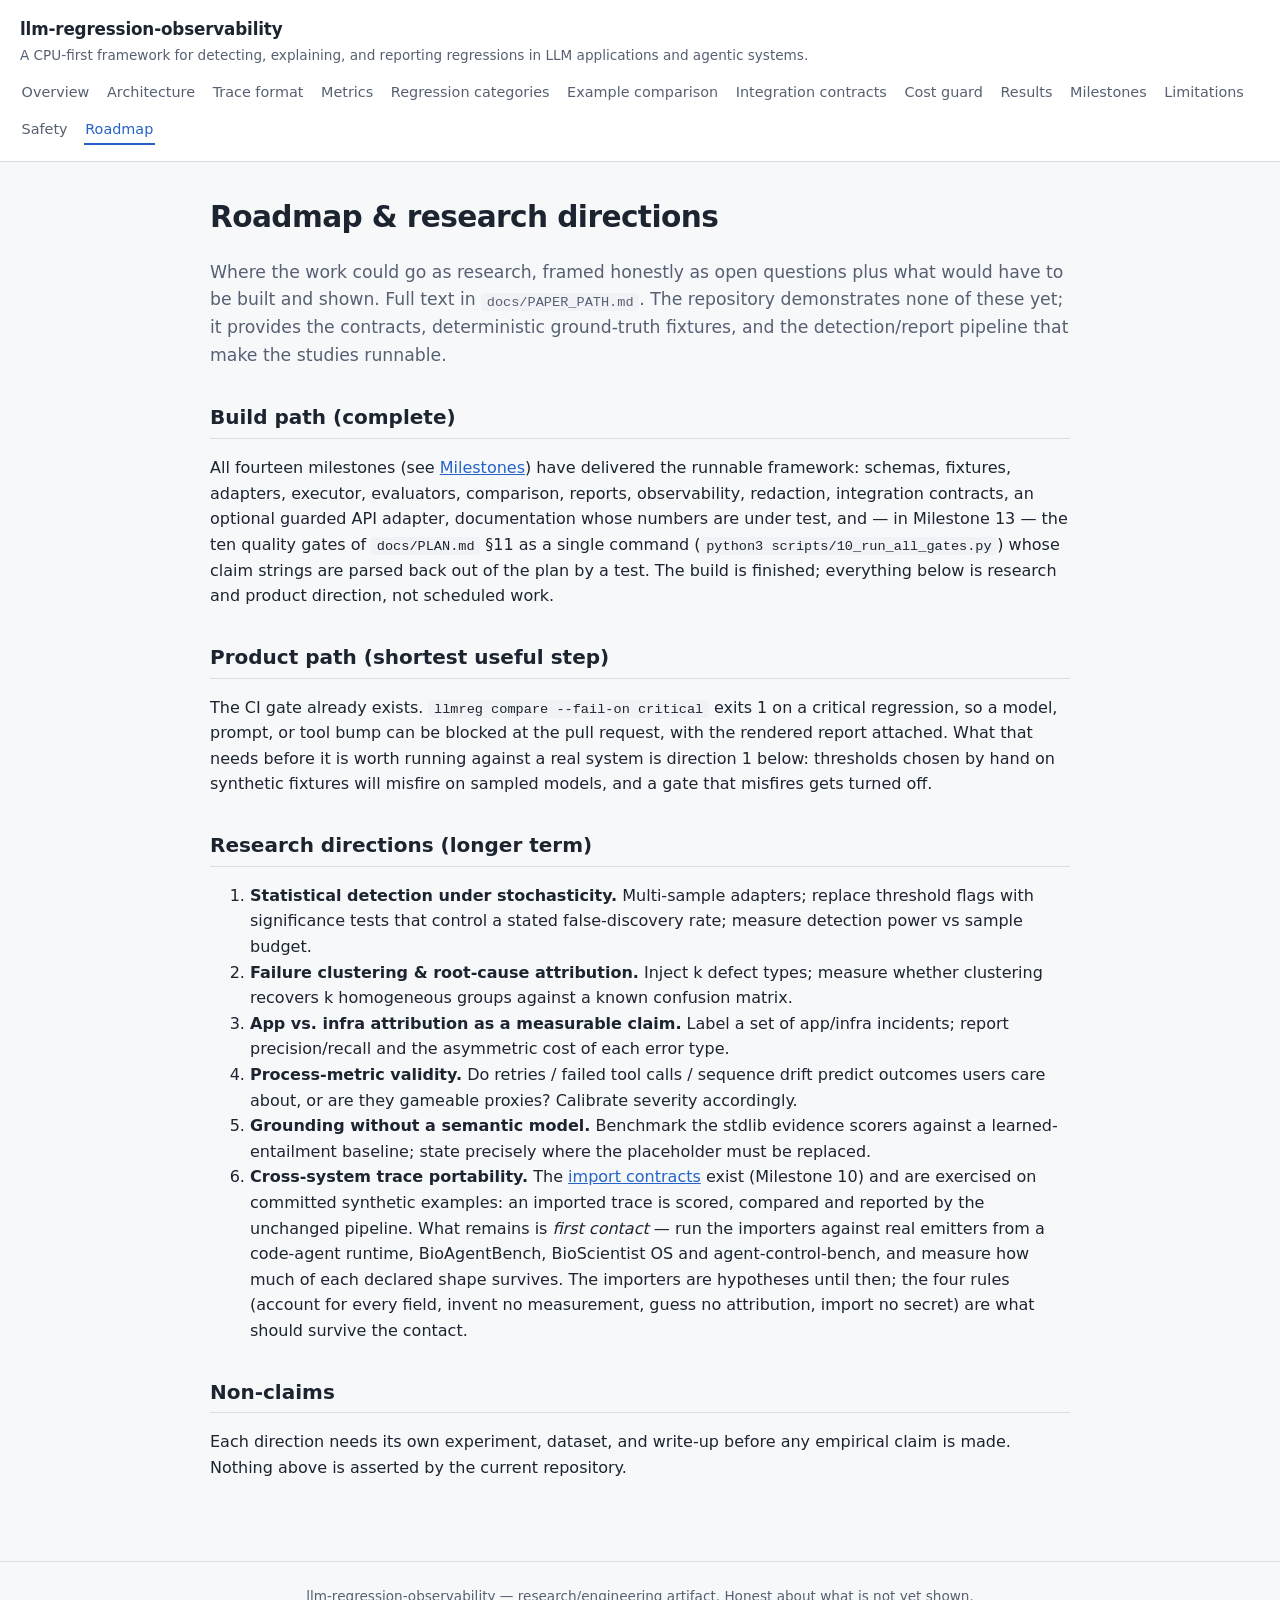
<file: site/roadmap.html>
<!doctype html>
<html lang="en">
<head>
  <meta charset="utf-8">
  <meta name="viewport" content="width=device-width, initial-scale=1">
  <title>Roadmap — llm-regression-observability</title>
  <link rel="stylesheet" href="style.css">
</head>
<body>
<header class="site">
  <a class="brand" href="index.html">llm-regression-observability</a>
  <div class="tagline">A CPU-first framework for detecting, explaining, and reporting regressions in LLM applications and agentic systems.</div>
  <nav class="site">
    <a href="index.html">Overview</a>
    <a href="architecture.html">Architecture</a>
    <a href="trace-format.html">Trace format</a>
    <a href="metrics.html">Metrics</a>
    <a href="regression-categories.html">Regression categories</a>
    <a href="example-comparison.html">Example comparison</a>
    <a href="integration-contracts.html">Integration contracts</a>
    <a href="cost-guard.html">Cost guard</a>
    <a href="results.html">Results</a>
    <a href="milestones.html">Milestones</a>
    <a href="limitations.html">Limitations</a>
    <a href="safety.html">Safety</a>
    <a href="roadmap.html" class="active">Roadmap</a>
  </nav>
</header>
<main>
  <h1>Roadmap &amp; research directions</h1>
  <p class="lede">Where the work could go as research, framed honestly as open
  questions plus what would have to be built and shown. Full text in
  <code>docs/PAPER_PATH.md</code>. The repository demonstrates none of these
  yet; it provides the contracts, deterministic ground-truth fixtures, and the
  detection/report pipeline that make the studies runnable.</p>

  <h2>Build path (complete)</h2>
  <p>All fourteen milestones (see <a href="milestones.html">Milestones</a>) have
  delivered the runnable framework: schemas, fixtures, adapters, executor, evaluators,
  comparison, reports, observability, redaction, integration contracts, an optional
  guarded API adapter, documentation whose numbers are under test, and — in Milestone
  13 — the ten quality gates of <code>docs/PLAN.md</code> §11 as a single command
  (<code>python3 scripts/10_run_all_gates.py</code>) whose claim strings are parsed
  back out of the plan by a test. The build is finished; everything below is
  research and product direction, not scheduled work.</p>

  <h2>Product path (shortest useful step)</h2>
  <p>The CI gate already exists. <code>llmreg compare --fail-on critical</code> exits
  1 on a critical regression, so a model, prompt, or tool bump can be blocked at the
  pull request, with the rendered report attached. What that needs before it is worth
  running against a real system is direction 1 below: thresholds chosen by hand on
  synthetic fixtures will misfire on sampled models, and a gate that misfires gets
  turned off.</p>

  <h2>Research directions (longer term)</h2>
  <ol>
    <li><strong>Statistical detection under stochasticity.</strong> Multi-sample
    adapters; replace threshold flags with significance tests that control a
    stated false-discovery rate; measure detection power vs sample budget.</li>
    <li><strong>Failure clustering &amp; root-cause attribution.</strong> Inject k
    defect types; measure whether clustering recovers k homogeneous groups against
    a known confusion matrix.</li>
    <li><strong>App vs. infra attribution as a measurable claim.</strong> Label a
    set of app/infra incidents; report precision/recall and the asymmetric cost of
    each error type.</li>
    <li><strong>Process-metric validity.</strong> Do retries / failed tool calls /
    sequence drift predict outcomes users care about, or are they gameable
    proxies? Calibrate severity accordingly.</li>
    <li><strong>Grounding without a semantic model.</strong> Benchmark the stdlib
    evidence scorers against a learned-entailment baseline; state precisely where
    the placeholder must be replaced.</li>
    <li><strong>Cross-system trace portability.</strong> The
    <a href="integration-contracts.html">import contracts</a> exist (Milestone 10)
    and are exercised on committed synthetic examples: an imported trace is scored,
    compared and reported by the unchanged pipeline. What remains is <em>first
    contact</em> — run the importers against real emitters from a code-agent
    runtime, BioAgentBench, BioScientist OS and agent-control-bench, and measure how
    much of each declared shape survives. The importers are hypotheses until then;
    the four rules (account for every field, invent no measurement, guess no
    attribution, import no secret) are what should survive the contact.</li>
  </ol>

  <h2>Non-claims</h2>
  <p>Each direction needs its own experiment, dataset, and write-up before any
  empirical claim is made. Nothing above is asserted by the current repository.</p>
</main>
<footer class="site">llm-regression-observability — research/engineering artifact. Honest about what is not yet shown.</footer>
</body>
</html>
</file>
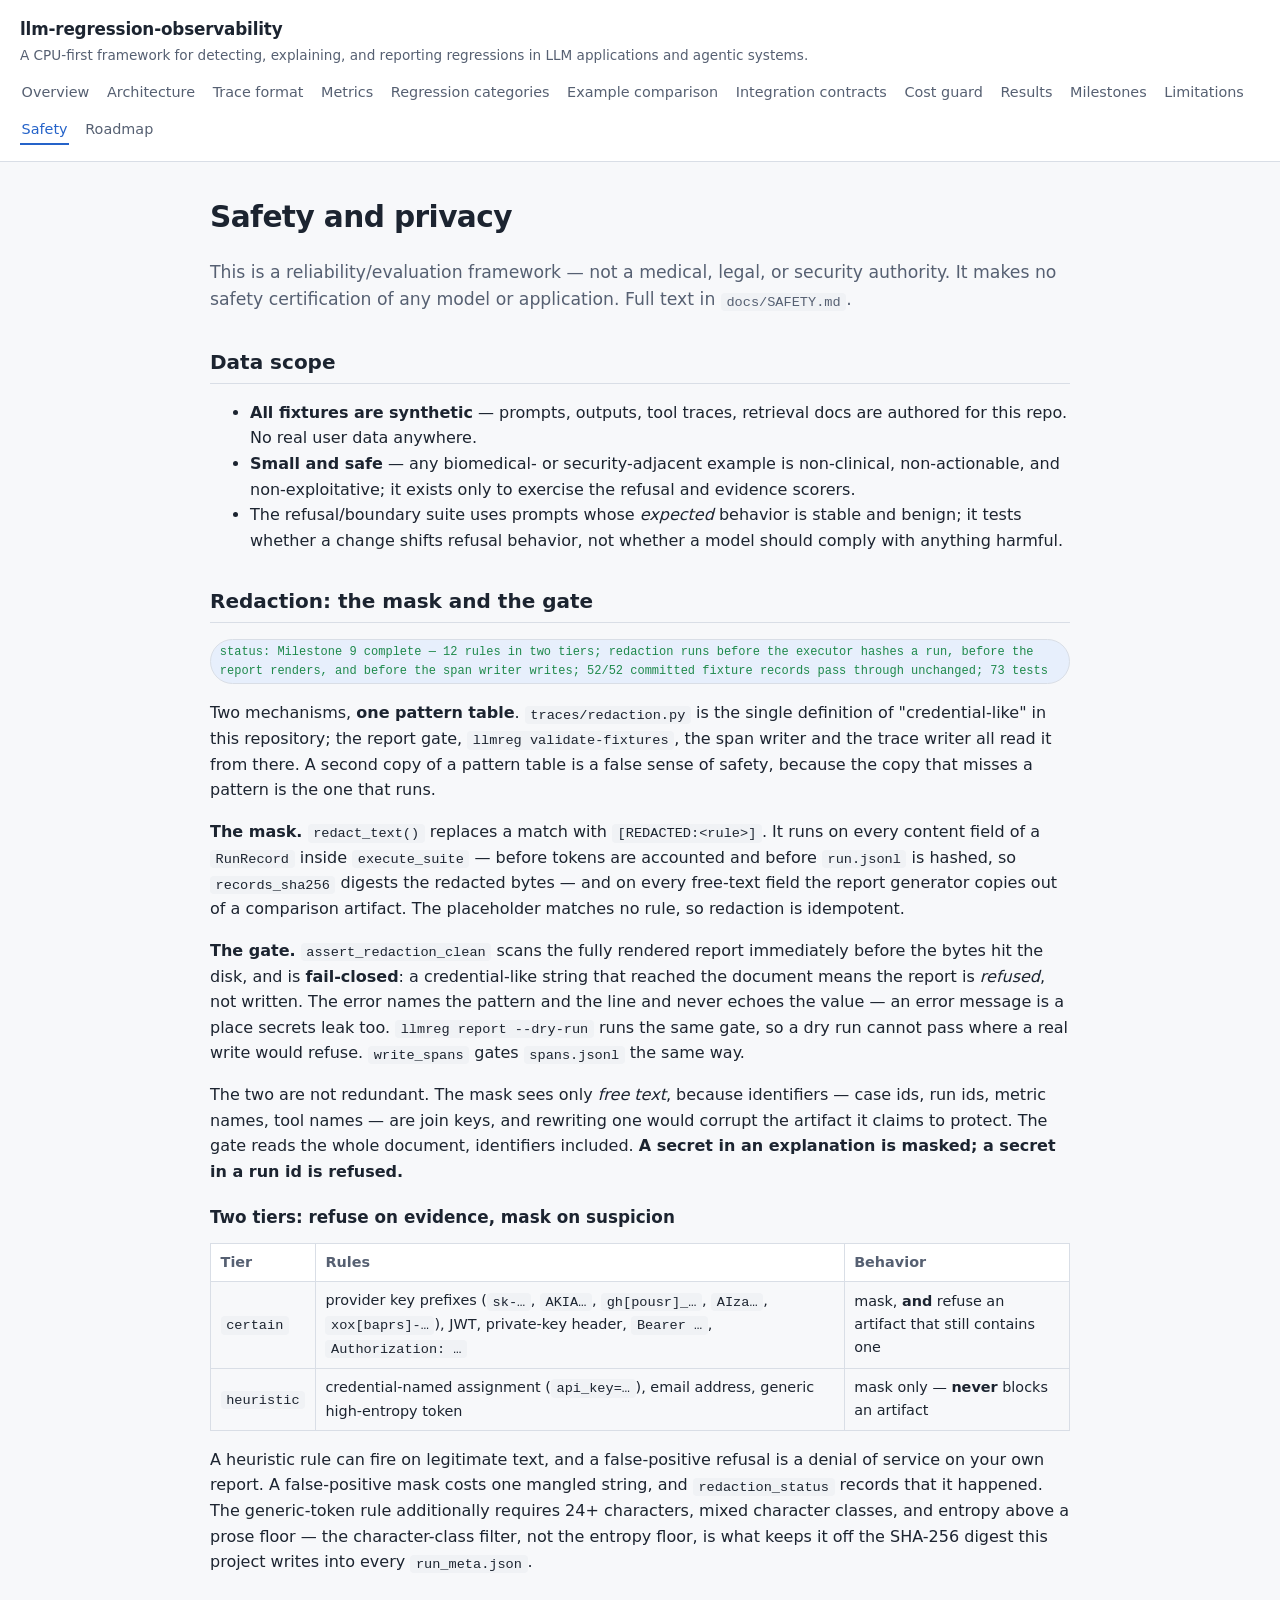
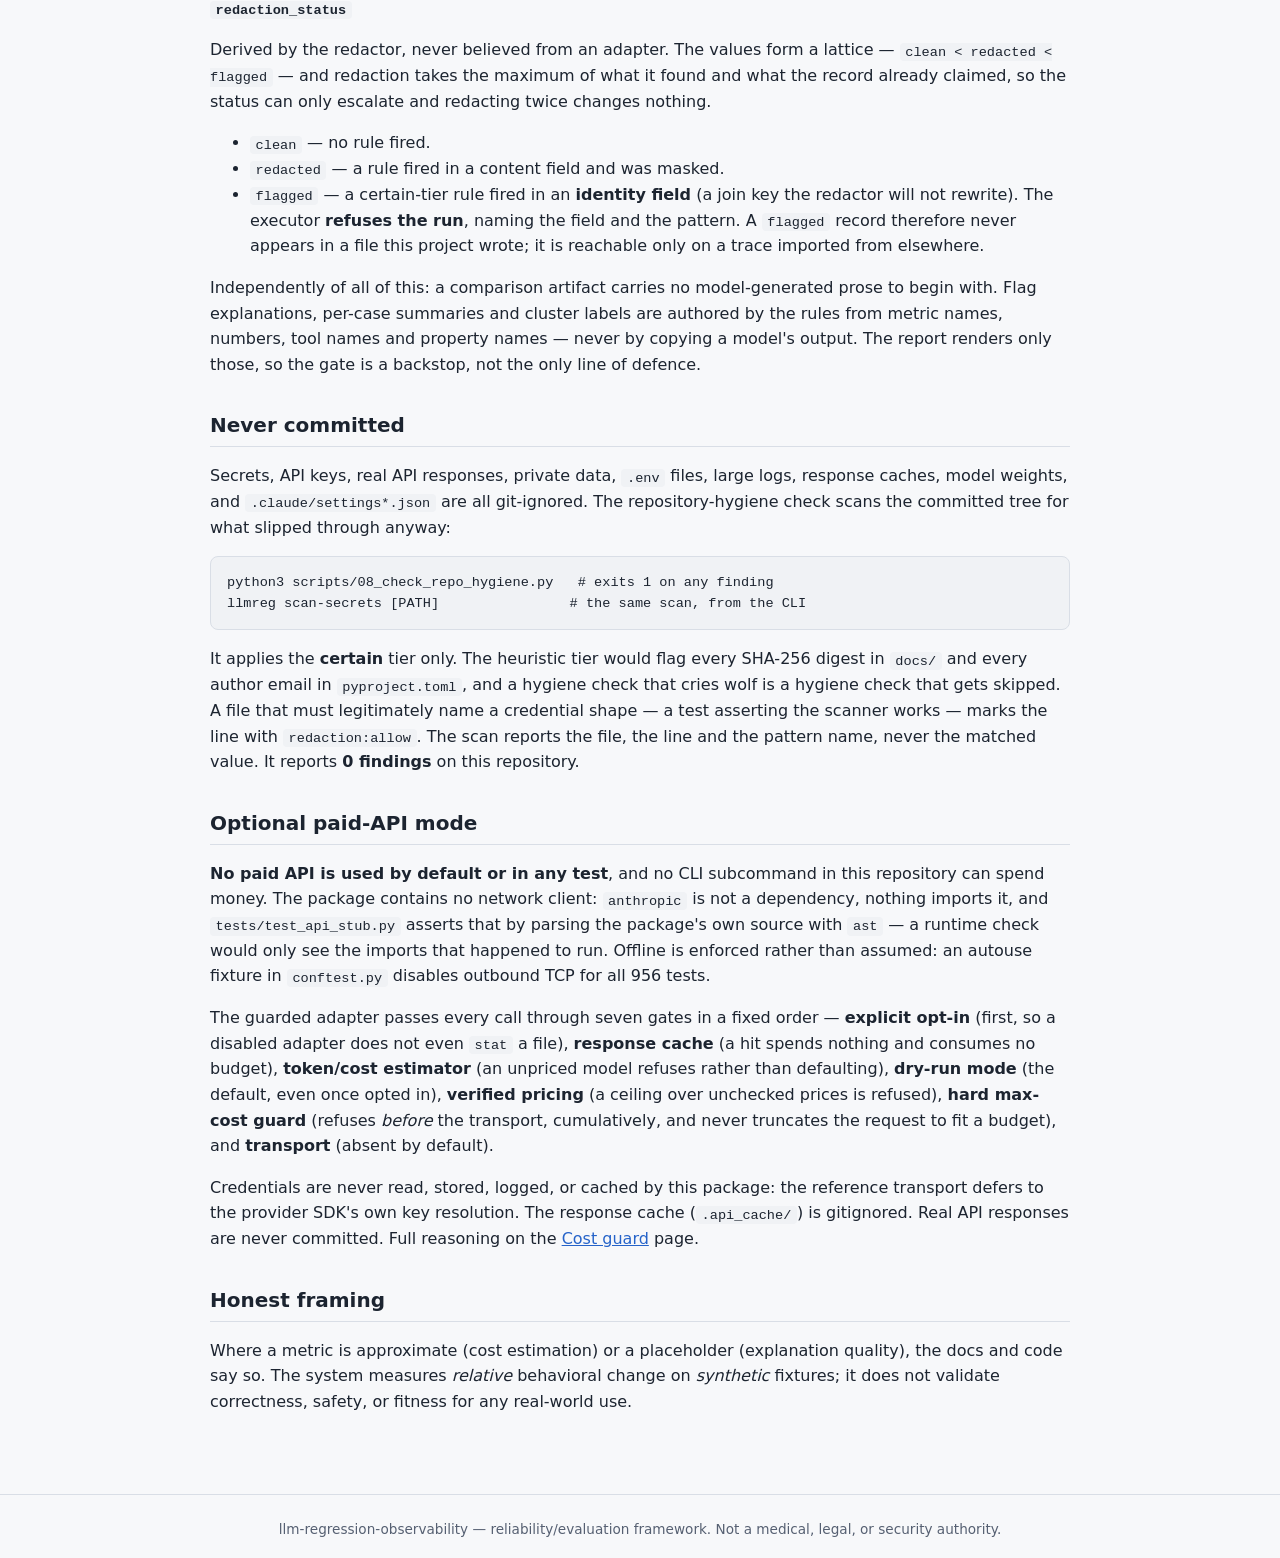
<file: site/safety.html>
<!doctype html>
<html lang="en">
<head>
  <meta charset="utf-8">
  <meta name="viewport" content="width=device-width, initial-scale=1">
  <title>Safety — llm-regression-observability</title>
  <link rel="stylesheet" href="style.css">
</head>
<body>
<header class="site">
  <a class="brand" href="index.html">llm-regression-observability</a>
  <div class="tagline">A CPU-first framework for detecting, explaining, and reporting regressions in LLM applications and agentic systems.</div>
  <nav class="site">
    <a href="index.html">Overview</a>
    <a href="architecture.html">Architecture</a>
    <a href="trace-format.html">Trace format</a>
    <a href="metrics.html">Metrics</a>
    <a href="regression-categories.html">Regression categories</a>
    <a href="example-comparison.html">Example comparison</a>
    <a href="integration-contracts.html">Integration contracts</a>
    <a href="cost-guard.html">Cost guard</a>
    <a href="results.html">Results</a>
    <a href="milestones.html">Milestones</a>
    <a href="limitations.html">Limitations</a>
    <a href="safety.html" class="active">Safety</a>
    <a href="roadmap.html">Roadmap</a>
  </nav>
</header>
<main>
  <h1>Safety and privacy</h1>
  <p class="lede">This is a reliability/evaluation framework — not a medical,
  legal, or security authority. It makes no safety certification of any model or
  application. Full text in <code>docs/SAFETY.md</code>.</p>

  <h2>Data scope</h2>
  <ul>
    <li><strong>All fixtures are synthetic</strong> — prompts, outputs, tool
    traces, retrieval docs are authored for this repo. No real user data anywhere.</li>
    <li><strong>Small and safe</strong> — any biomedical- or security-adjacent
    example is non-clinical, non-actionable, and non-exploitative; it exists only
    to exercise the refusal and evidence scorers.</li>
    <li>The refusal/boundary suite uses prompts whose <em>expected</em> behavior
    is stable and benign; it tests whether a change shifts refusal behavior, not
    whether a model should comply with anything harmful.</li>
  </ul>

  <h2>Redaction: the mask and the gate</h2>
  <p><span class="status done">status: Milestone 9 complete — 12 rules in two tiers;
  redaction runs before the executor hashes a run, before the report renders, and
  before the span writer writes; 52/52 committed fixture records pass through
  unchanged; 73 tests</span></p>
  <p>Two mechanisms, <strong>one pattern table</strong>.
  <code>traces/redaction.py</code> is the single definition of "credential-like" in
  this repository; the report gate, <code>llmreg validate-fixtures</code>, the span
  writer and the trace writer all read it from there. A second copy of a pattern table
  is a false sense of safety, because the copy that misses a pattern is the one that
  runs.</p>
  <p><strong>The mask.</strong> <code>redact_text()</code> replaces a match with
  <code>[REDACTED:&lt;rule&gt;]</code>. It runs on every content field of a
  <code>RunRecord</code> inside <code>execute_suite</code> — before tokens are
  accounted and before <code>run.jsonl</code> is hashed, so
  <code>records_sha256</code> digests the redacted bytes — and on every free-text field
  the report generator copies out of a comparison artifact. The placeholder matches no
  rule, so redaction is idempotent.</p>
  <p><strong>The gate.</strong> <code>assert_redaction_clean</code> scans the fully
  rendered report immediately before the bytes hit the disk, and is
  <strong>fail-closed</strong>: a credential-like string that reached the document
  means the report is <em>refused</em>, not written. The error names the pattern and
  the line and never echoes the value — an error message is a place secrets leak too.
  <code>llmreg report --dry-run</code> runs the same gate, so a dry run cannot pass
  where a real write would refuse. <code>write_spans</code> gates
  <code>spans.jsonl</code> the same way.</p>
  <p>The two are not redundant. The mask sees only <em>free text</em>, because
  identifiers — case ids, run ids, metric names, tool names — are join keys, and
  rewriting one would corrupt the artifact it claims to protect. The gate reads the
  whole document, identifiers included. <strong>A secret in an explanation is masked;
  a secret in a run id is refused.</strong></p>

  <h3>Two tiers: refuse on evidence, mask on suspicion</h3>
  <table>
    <thead><tr><th>Tier</th><th>Rules</th><th>Behavior</th></tr></thead>
    <tbody>
      <tr>
        <td><code>certain</code></td>
        <td>provider key prefixes (<code>sk-…</code>, <code>AKIA…</code>,
        <code>gh[pousr]_…</code>, <code>AIza…</code>, <code>xox[baprs]-…</code>), JWT,
        private-key header, <code>Bearer …</code>, <code>Authorization: …</code></td>
        <td>mask, <strong>and</strong> refuse an artifact that still contains one</td>
      </tr>
      <tr>
        <td><code>heuristic</code></td>
        <td>credential-named assignment (<code>api_key=…</code>), email address,
        generic high-entropy token</td>
        <td>mask only — <strong>never</strong> blocks an artifact</td>
      </tr>
    </tbody>
  </table>
  <p>A heuristic rule can fire on legitimate text, and a false-positive refusal is a
  denial of service on your own report. A false-positive mask costs one mangled string,
  and <code>redaction_status</code> records that it happened. The generic-token rule
  additionally requires 24+ characters, mixed character classes, and entropy above a
  prose floor — the character-class filter, not the entropy floor, is what keeps it off
  the SHA-256 digest this project writes into every <code>run_meta.json</code>.</p>

  <h3><code>redaction_status</code></h3>
  <p>Derived by the redactor, never believed from an adapter. The values form a lattice
  — <code>clean &lt; redacted &lt; flagged</code> — and redaction takes the maximum of
  what it found and what the record already claimed, so the status can only escalate
  and redacting twice changes nothing.</p>
  <ul>
    <li><code>clean</code> — no rule fired.</li>
    <li><code>redacted</code> — a rule fired in a content field and was masked.</li>
    <li><code>flagged</code> — a certain-tier rule fired in an <strong>identity
    field</strong> (a join key the redactor will not rewrite). The executor
    <strong>refuses the run</strong>, naming the field and the pattern. A
    <code>flagged</code> record therefore never appears in a file this project wrote;
    it is reachable only on a trace imported from elsewhere.</li>
  </ul>
  <p>Independently of all of this: a comparison artifact carries no model-generated
  prose to begin with. Flag explanations, per-case summaries and cluster labels are
  authored by the rules from metric names, numbers, tool names and property names —
  never by copying a model's output. The report renders only those, so the gate is a
  backstop, not the only line of defence.</p>

  <h2>Never committed</h2>
  <p>Secrets, API keys, real API responses, private data, <code>.env</code> files,
  large logs, response caches, model weights, and <code>.claude/settings*.json</code>
  are all git-ignored. The repository-hygiene check scans the committed tree for what
  slipped through anyway:</p>
  <pre><code>python3 scripts/08_check_repo_hygiene.py   # exits 1 on any finding
llmreg scan-secrets [PATH]                # the same scan, from the CLI</code></pre>
  <p>It applies the <strong>certain</strong> tier only. The heuristic tier would flag
  every SHA-256 digest in <code>docs/</code> and every author email in
  <code>pyproject.toml</code>, and a hygiene check that cries wolf is a hygiene check
  that gets skipped. A file that must legitimately name a credential shape — a test
  asserting the scanner works — marks the line with <code>redaction:allow</code>. The
  scan reports the file, the line and the pattern name, never the matched value. It
  reports <strong>0 findings</strong> on this repository.</p>

  <h2>Optional paid-API mode</h2>
  <p><strong>No paid API is used by default or in any test</strong>, and no CLI
  subcommand in this repository can spend money. The package contains no network
  client: <code>anthropic</code> is not a dependency, nothing imports it, and
  <code>tests/test_api_stub.py</code> asserts that by parsing the package's own
  source with <code>ast</code> — a runtime check would only see the imports that
  happened to run. Offline is enforced rather than assumed: an autouse fixture in
  <code>conftest.py</code> disables outbound TCP for all 956 tests.</p>
  <p>The guarded adapter passes every call through seven gates in a fixed order —
  <strong>explicit opt-in</strong> (first, so a disabled adapter does not even
  <code>stat</code> a file), <strong>response cache</strong> (a hit spends nothing
  and consumes no budget), <strong>token/cost estimator</strong> (an unpriced model
  refuses rather than defaulting), <strong>dry-run mode</strong> (the default, even
  once opted in), <strong>verified pricing</strong> (a ceiling over unchecked prices
  is refused), <strong>hard max-cost guard</strong> (refuses <em>before</em> the
  transport, cumulatively, and never truncates the request to fit a budget), and
  <strong>transport</strong> (absent by default).</p>
  <p>Credentials are never read, stored, logged, or cached by this package: the
  reference transport defers to the provider SDK's own key resolution. The response
  cache (<code>.api_cache/</code>) is gitignored. Real API responses are never
  committed. Full reasoning on the <a href="cost-guard.html">Cost guard</a> page.</p>

  <h2>Honest framing</h2>
  <p>Where a metric is approximate (cost estimation) or a placeholder (explanation
  quality), the docs and code say so. The system measures <em>relative</em>
  behavioral change on <em>synthetic</em> fixtures; it does not validate
  correctness, safety, or fitness for any real-world use.</p>
</main>
<footer class="site">llm-regression-observability — reliability/evaluation framework. Not a medical, legal, or security authority.</footer>
</body>
</html>
</file>
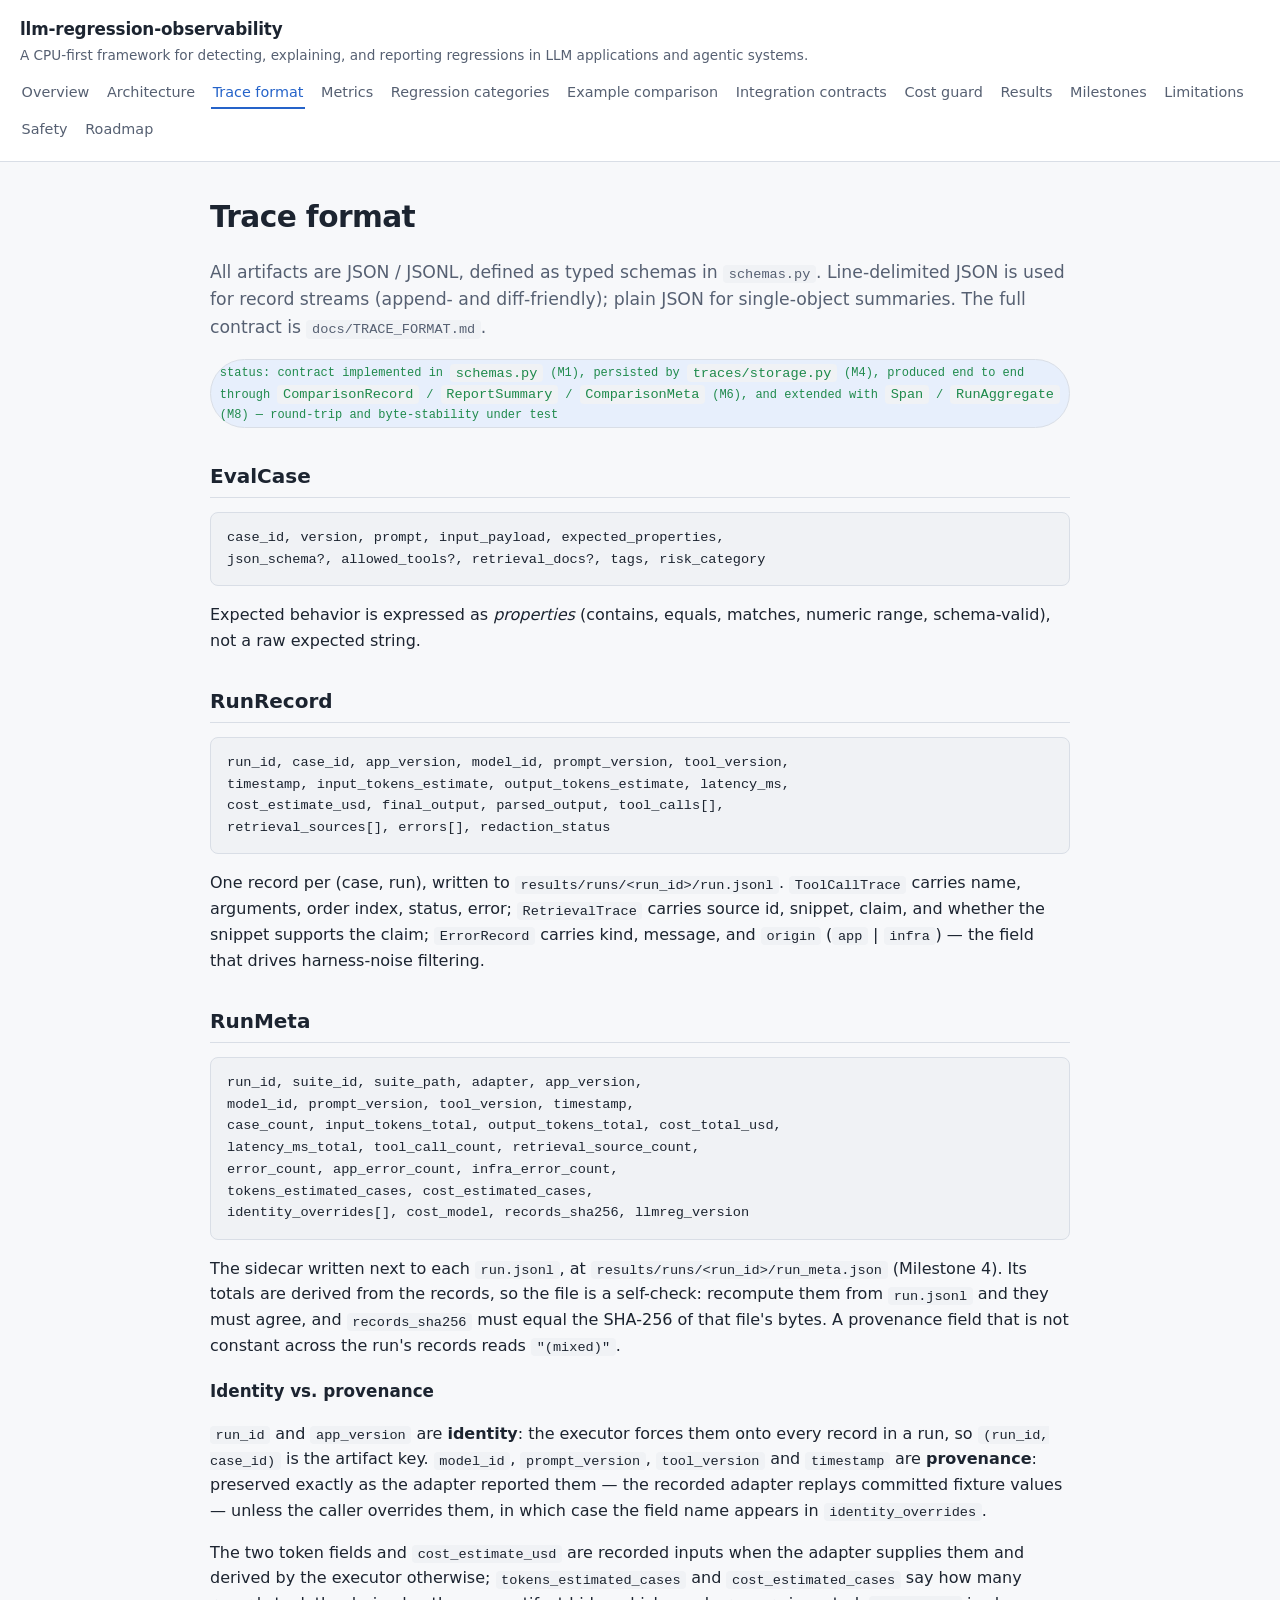
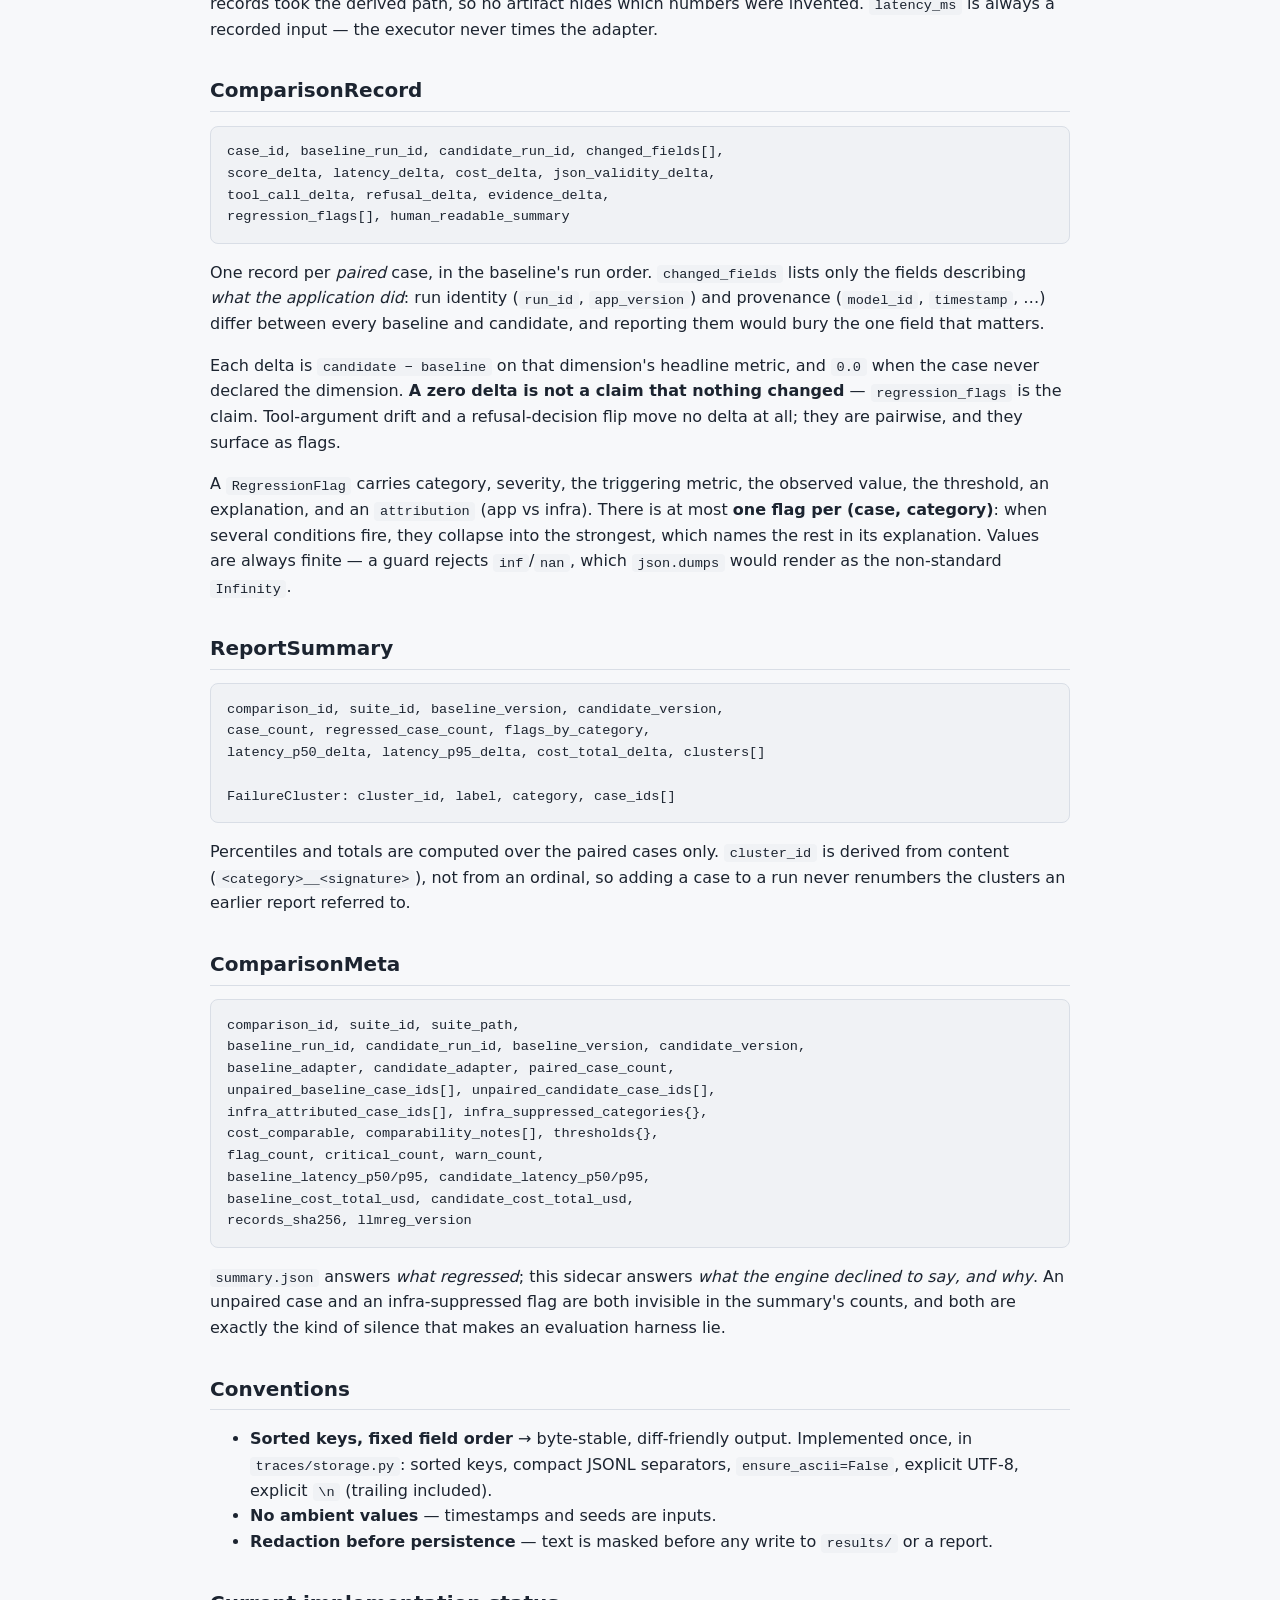
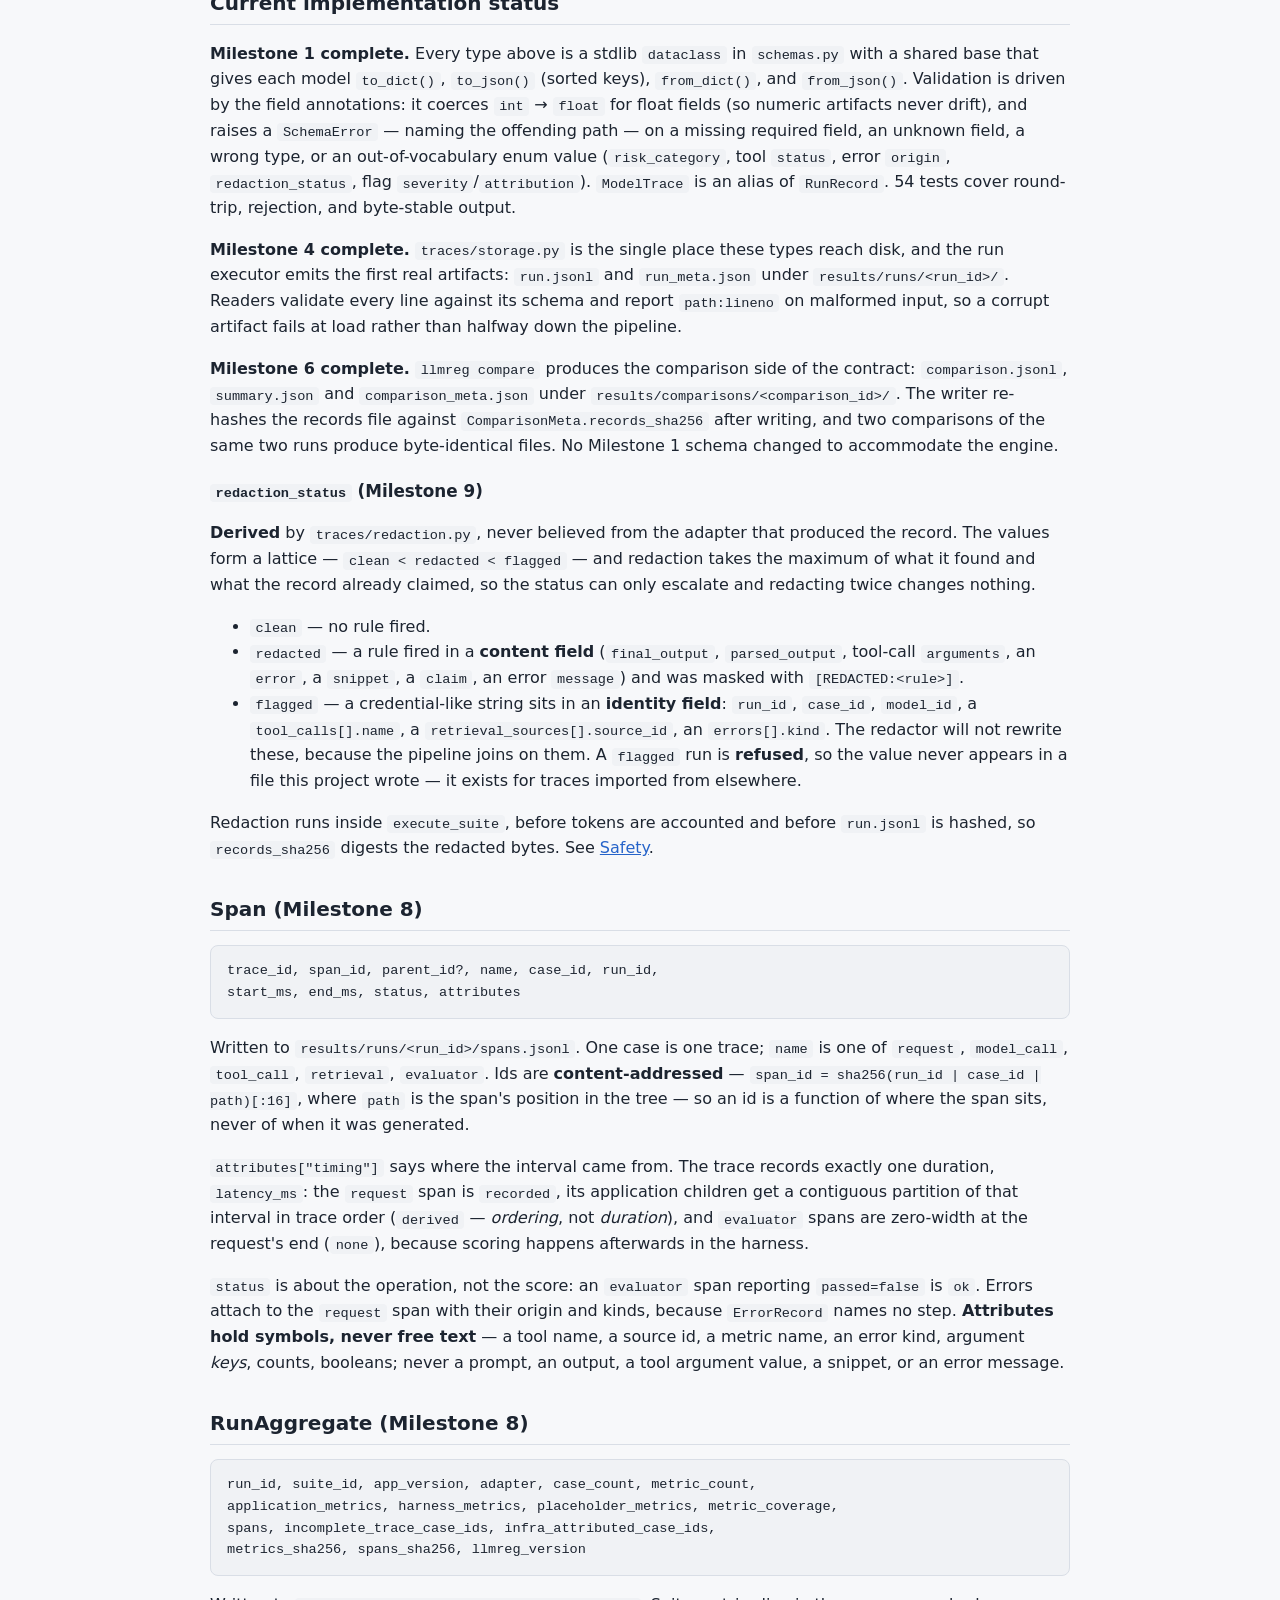
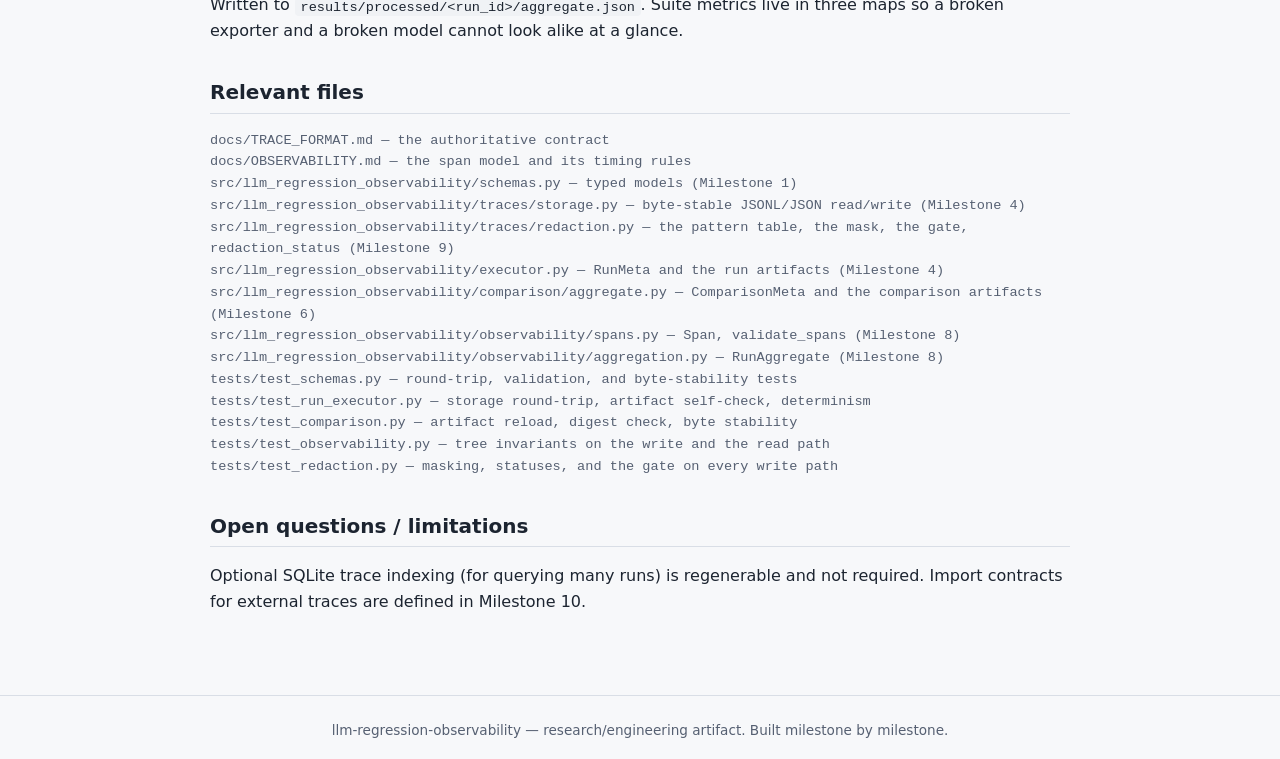
<file: site/trace-format.html>
<!doctype html>
<html lang="en">
<head>
  <meta charset="utf-8">
  <meta name="viewport" content="width=device-width, initial-scale=1">
  <title>Trace format — llm-regression-observability</title>
  <link rel="stylesheet" href="style.css">
</head>
<body>
<header class="site">
  <a class="brand" href="index.html">llm-regression-observability</a>
  <div class="tagline">A CPU-first framework for detecting, explaining, and reporting regressions in LLM applications and agentic systems.</div>
  <nav class="site">
    <a href="index.html">Overview</a>
    <a href="architecture.html">Architecture</a>
    <a href="trace-format.html" class="active">Trace format</a>
    <a href="metrics.html">Metrics</a>
    <a href="regression-categories.html">Regression categories</a>
    <a href="example-comparison.html">Example comparison</a>
    <a href="integration-contracts.html">Integration contracts</a>
    <a href="cost-guard.html">Cost guard</a>
    <a href="results.html">Results</a>
    <a href="milestones.html">Milestones</a>
    <a href="limitations.html">Limitations</a>
    <a href="safety.html">Safety</a>
    <a href="roadmap.html">Roadmap</a>
  </nav>
</header>
<main>
  <h1>Trace format</h1>
  <p class="lede">All artifacts are JSON / JSONL, defined as typed schemas in
  <code>schemas.py</code>. Line-delimited JSON is used for record streams
  (append- and diff-friendly); plain JSON for single-object summaries. The full
  contract is <code>docs/TRACE_FORMAT.md</code>.</p>

  <p><span class="status done">status: contract implemented in <code>schemas.py</code> (M1), persisted by <code>traces/storage.py</code> (M4), produced end to end through <code>ComparisonRecord</code> / <code>ReportSummary</code> / <code>ComparisonMeta</code> (M6), and extended with <code>Span</code> / <code>RunAggregate</code> (M8) — round-trip and byte-stability under test</span></p>

  <h2>EvalCase</h2>
  <pre><code>case_id, version, prompt, input_payload, expected_properties,
json_schema?, allowed_tools?, retrieval_docs?, tags, risk_category</code></pre>
  <p>Expected behavior is expressed as <em>properties</em> (contains, equals,
  matches, numeric range, schema-valid), not a raw expected string.</p>

  <h2>RunRecord</h2>
  <pre><code>run_id, case_id, app_version, model_id, prompt_version, tool_version,
timestamp, input_tokens_estimate, output_tokens_estimate, latency_ms,
cost_estimate_usd, final_output, parsed_output, tool_calls[],
retrieval_sources[], errors[], redaction_status</code></pre>
  <p>One record per (case, run), written to
  <code>results/runs/&lt;run_id&gt;/run.jsonl</code>. <code>ToolCallTrace</code>
  carries name, arguments, order index, status, error;
  <code>RetrievalTrace</code> carries source id, snippet, claim, and whether the
  snippet supports the claim; <code>ErrorRecord</code> carries kind, message, and
  <code>origin</code> (<code>app</code> | <code>infra</code>) — the field that
  drives harness-noise filtering.</p>

  <h2>RunMeta</h2>
  <pre><code>run_id, suite_id, suite_path, adapter, app_version,
model_id, prompt_version, tool_version, timestamp,
case_count, input_tokens_total, output_tokens_total, cost_total_usd,
latency_ms_total, tool_call_count, retrieval_source_count,
error_count, app_error_count, infra_error_count,
tokens_estimated_cases, cost_estimated_cases,
identity_overrides[], cost_model, records_sha256, llmreg_version</code></pre>
  <p>The sidecar written next to each <code>run.jsonl</code>, at
  <code>results/runs/&lt;run_id&gt;/run_meta.json</code> (Milestone 4). Its totals are
  derived from the records, so the file is a self-check: recompute them from
  <code>run.jsonl</code> and they must agree, and <code>records_sha256</code> must
  equal the SHA-256 of that file's bytes. A provenance field that is not constant
  across the run's records reads <code>"(mixed)"</code>.</p>

  <h3>Identity vs. provenance</h3>
  <p><code>run_id</code> and <code>app_version</code> are <strong>identity</strong>:
  the executor forces them onto every record in a run, so
  <code>(run_id, case_id)</code> is the artifact key. <code>model_id</code>,
  <code>prompt_version</code>, <code>tool_version</code> and
  <code>timestamp</code> are <strong>provenance</strong>: preserved exactly as the
  adapter reported them — the recorded adapter replays committed fixture values —
  unless the caller overrides them, in which case the field name appears in
  <code>identity_overrides</code>.</p>
  <p>The two token fields and <code>cost_estimate_usd</code> are recorded inputs
  when the adapter supplies them and derived by the executor otherwise;
  <code>tokens_estimated_cases</code> and <code>cost_estimated_cases</code> say how
  many records took the derived path, so no artifact hides which numbers were
  invented. <code>latency_ms</code> is always a recorded input — the executor never
  times the adapter.</p>

  <h2>ComparisonRecord</h2>
  <pre><code>case_id, baseline_run_id, candidate_run_id, changed_fields[],
score_delta, latency_delta, cost_delta, json_validity_delta,
tool_call_delta, refusal_delta, evidence_delta,
regression_flags[], human_readable_summary</code></pre>
  <p>One record per <em>paired</em> case, in the baseline's run order.
  <code>changed_fields</code> lists only the fields describing <em>what the
  application did</em>: run identity (<code>run_id</code>,
  <code>app_version</code>) and provenance (<code>model_id</code>,
  <code>timestamp</code>, …) differ between every baseline and candidate, and
  reporting them would bury the one field that matters.</p>
  <p>Each delta is <code>candidate − baseline</code> on that dimension's headline
  metric, and <code>0.0</code> when the case never declared the dimension.
  <strong>A zero delta is not a claim that nothing changed</strong> —
  <code>regression_flags</code> is the claim. Tool-argument drift and a
  refusal-decision flip move no delta at all; they are pairwise, and they surface as
  flags.</p>
  <p>A <code>RegressionFlag</code> carries category, severity, the triggering
  metric, the observed value, the threshold, an explanation, and an
  <code>attribution</code> (app vs infra). There is at most <strong>one flag per
  (case, category)</strong>: when several conditions fire, they collapse into the
  strongest, which names the rest in its explanation. Values are always finite — a
  guard rejects <code>inf</code>/<code>nan</code>, which <code>json.dumps</code>
  would render as the non-standard <code>Infinity</code>.</p>

  <h2>ReportSummary</h2>
  <pre><code>comparison_id, suite_id, baseline_version, candidate_version,
case_count, regressed_case_count, flags_by_category,
latency_p50_delta, latency_p95_delta, cost_total_delta, clusters[]

FailureCluster: cluster_id, label, category, case_ids[]</code></pre>
  <p>Percentiles and totals are computed over the paired cases only.
  <code>cluster_id</code> is derived from content
  (<code>&lt;category&gt;__&lt;signature&gt;</code>), not from an ordinal, so adding
  a case to a run never renumbers the clusters an earlier report referred to.</p>

  <h2>ComparisonMeta</h2>
  <pre><code>comparison_id, suite_id, suite_path,
baseline_run_id, candidate_run_id, baseline_version, candidate_version,
baseline_adapter, candidate_adapter, paired_case_count,
unpaired_baseline_case_ids[], unpaired_candidate_case_ids[],
infra_attributed_case_ids[], infra_suppressed_categories{},
cost_comparable, comparability_notes[], thresholds{},
flag_count, critical_count, warn_count,
baseline_latency_p50/p95, candidate_latency_p50/p95,
baseline_cost_total_usd, candidate_cost_total_usd,
records_sha256, llmreg_version</code></pre>
  <p><code>summary.json</code> answers <em>what regressed</em>; this sidecar answers
  <em>what the engine declined to say, and why</em>. An unpaired case and an
  infra-suppressed flag are both invisible in the summary's counts, and both are
  exactly the kind of silence that makes an evaluation harness lie.</p>

  <h2>Conventions</h2>
  <ul>
    <li><strong>Sorted keys, fixed field order</strong> → byte-stable, diff-friendly output. Implemented once, in <code>traces/storage.py</code>: sorted keys, compact JSONL separators, <code>ensure_ascii=False</code>, explicit UTF-8, explicit <code>\n</code> (trailing included).</li>
    <li><strong>No ambient values</strong> — timestamps and seeds are inputs.</li>
    <li><strong>Redaction before persistence</strong> — text is masked before any write to <code>results/</code> or a report.</li>
  </ul>

  <h2>Current implementation status</h2>
  <p><strong>Milestone 1 complete.</strong> Every type above is a stdlib
  <code>dataclass</code> in <code>schemas.py</code> with a shared base that gives
  each model <code>to_dict()</code>, <code>to_json()</code> (sorted keys),
  <code>from_dict()</code>, and <code>from_json()</code>. Validation is driven by
  the field annotations: it coerces <code>int</code>&nbsp;→&nbsp;<code>float</code>
  for float fields (so numeric artifacts never drift), and raises a
  <code>SchemaError</code> — naming the offending path — on a missing required
  field, an unknown field, a wrong type, or an out-of-vocabulary enum value
  (<code>risk_category</code>, tool <code>status</code>, error <code>origin</code>,
  <code>redaction_status</code>, flag <code>severity</code>/<code>attribution</code>).
  <code>ModelTrace</code> is an alias of <code>RunRecord</code>. 54 tests cover
  round-trip, rejection, and byte-stable output.</p>
  <p><strong>Milestone 4 complete.</strong> <code>traces/storage.py</code> is the
  single place these types reach disk, and the run executor emits the first real
  artifacts: <code>run.jsonl</code> and <code>run_meta.json</code> under
  <code>results/runs/&lt;run_id&gt;/</code>. Readers validate every line against its
  schema and report <code>path:lineno</code> on malformed input, so a corrupt
  artifact fails at load rather than halfway down the pipeline.</p>
  <p><strong>Milestone 6 complete.</strong> <code>llmreg compare</code> produces the
  comparison side of the contract: <code>comparison.jsonl</code>,
  <code>summary.json</code> and <code>comparison_meta.json</code> under
  <code>results/comparisons/&lt;comparison_id&gt;/</code>. The writer re-hashes the
  records file against <code>ComparisonMeta.records_sha256</code> after writing, and
  two comparisons of the same two runs produce byte-identical files. No Milestone 1
  schema changed to accommodate the engine.</p>

  <h3><code>redaction_status</code> (Milestone 9)</h3>
  <p><strong>Derived</strong> by <code>traces/redaction.py</code>, never believed from
  the adapter that produced the record. The values form a lattice —
  <code>clean &lt; redacted &lt; flagged</code> — and redaction takes the maximum of what
  it found and what the record already claimed, so the status can only escalate and
  redacting twice changes nothing.</p>
  <ul>
    <li><code>clean</code> — no rule fired.</li>
    <li><code>redacted</code> — a rule fired in a <strong>content field</strong>
    (<code>final_output</code>, <code>parsed_output</code>, tool-call
    <code>arguments</code>, an <code>error</code>, a <code>snippet</code>, a
    <code>claim</code>, an error <code>message</code>) and was masked with
    <code>[REDACTED:&lt;rule&gt;]</code>.</li>
    <li><code>flagged</code> — a credential-like string sits in an <strong>identity
    field</strong>: <code>run_id</code>, <code>case_id</code>, <code>model_id</code>, a
    <code>tool_calls[].name</code>, a <code>retrieval_sources[].source_id</code>, an
    <code>errors[].kind</code>. The redactor will not rewrite these, because the pipeline
    joins on them. A <code>flagged</code> run is <strong>refused</strong>, so the value
    never appears in a file this project wrote — it exists for traces imported from
    elsewhere.</li>
  </ul>
  <p>Redaction runs inside <code>execute_suite</code>, before tokens are accounted and
  before <code>run.jsonl</code> is hashed, so <code>records_sha256</code> digests the
  redacted bytes. See <a href="safety.html">Safety</a>.</p>

  <h2>Span (Milestone 8)</h2>
  <pre><code>trace_id, span_id, parent_id?, name, case_id, run_id,
start_ms, end_ms, status, attributes</code></pre>
  <p>Written to <code>results/runs/&lt;run_id&gt;/spans.jsonl</code>. One case is one
  trace; <code>name</code> is one of <code>request</code>, <code>model_call</code>,
  <code>tool_call</code>, <code>retrieval</code>, <code>evaluator</code>. Ids are
  <strong>content-addressed</strong> — <code>span_id = sha256(run_id | case_id |
  path)[:16]</code>, where <code>path</code> is the span's position in the tree — so
  an id is a function of where the span sits, never of when it was generated.</p>
  <p><code>attributes["timing"]</code> says where the interval came from. The trace
  records exactly one duration, <code>latency_ms</code>: the <code>request</code>
  span is <code>recorded</code>, its application children get a contiguous partition
  of that interval in trace order (<code>derived</code> — <em>ordering</em>, not
  <em>duration</em>), and <code>evaluator</code> spans are zero-width at the
  request's end (<code>none</code>), because scoring happens afterwards in the
  harness.</p>
  <p><code>status</code> is about the operation, not the score: an
  <code>evaluator</code> span reporting <code>passed=false</code> is
  <code>ok</code>. Errors attach to the <code>request</code> span with their origin
  and kinds, because <code>ErrorRecord</code> names no step. <strong>Attributes hold
  symbols, never free text</strong> — a tool name, a source id, a metric name, an
  error kind, argument <em>keys</em>, counts, booleans; never a prompt, an output, a
  tool argument value, a snippet, or an error message.</p>

  <h2>RunAggregate (Milestone 8)</h2>
  <pre><code>run_id, suite_id, app_version, adapter, case_count, metric_count,
application_metrics, harness_metrics, placeholder_metrics, metric_coverage,
spans, incomplete_trace_case_ids, infra_attributed_case_ids,
metrics_sha256, spans_sha256, llmreg_version</code></pre>
  <p>Written to <code>results/processed/&lt;run_id&gt;/aggregate.json</code>. Suite
  metrics live in three maps so a broken exporter and a broken model cannot look
  alike at a glance.</p>

  <h2>Relevant files</h2>
  <ul class="files">
    <li>docs/TRACE_FORMAT.md — the authoritative contract</li>
    <li>docs/OBSERVABILITY.md — the span model and its timing rules</li>
    <li>src/llm_regression_observability/schemas.py — typed models (Milestone 1)</li>
    <li>src/llm_regression_observability/traces/storage.py — byte-stable JSONL/JSON read/write (Milestone 4)</li>
    <li>src/llm_regression_observability/traces/redaction.py — the pattern table, the mask, the gate, redaction_status (Milestone 9)</li>
    <li>src/llm_regression_observability/executor.py — RunMeta and the run artifacts (Milestone 4)</li>
    <li>src/llm_regression_observability/comparison/aggregate.py — ComparisonMeta and the comparison artifacts (Milestone 6)</li>
    <li>src/llm_regression_observability/observability/spans.py — Span, validate_spans (Milestone 8)</li>
    <li>src/llm_regression_observability/observability/aggregation.py — RunAggregate (Milestone 8)</li>
    <li>tests/test_schemas.py — round-trip, validation, and byte-stability tests</li>
    <li>tests/test_run_executor.py — storage round-trip, artifact self-check, determinism</li>
    <li>tests/test_comparison.py — artifact reload, digest check, byte stability</li>
    <li>tests/test_observability.py — tree invariants on the write and the read path</li>
    <li>tests/test_redaction.py — masking, statuses, and the gate on every write path</li>
  </ul>

  <h2>Open questions / limitations</h2>
  <p>Optional SQLite trace indexing (for querying many runs) is regenerable and
  not required. Import contracts for external traces are defined in Milestone 10.</p>
</main>
<footer class="site">llm-regression-observability — research/engineering artifact. Built milestone by milestone.</footer>
</body>
</html>
</file>
<file: site/style.css>
/* llm-regression-observability — shared static-site styles.
   Plain CSS, no build step, no external fonts or assets. Dark-first with a
   light-mode fallback via prefers-color-scheme. */

:root {
  --bg: #0e1116;
  --panel: #161a22;
  --panel-2: #0b0e13;
  --border: #262c38;
  --text: #d9dee7;
  --muted: #9aa4b4;
  --accent: #7bb0ff;
  --accent-soft: #16233f;
  --ok: #7ee2a8;
  --warn: #f0c674;
  --bad: #f2887b;
  --mono: ui-monospace, SFMono-Regular, "SF Mono", Menlo, Consolas, monospace;
}

@media (prefers-color-scheme: light) {
  :root {
    --bg: #f7f8fa;
    --panel: #ffffff;
    --panel-2: #f0f2f5;
    --border: #d9dee6;
    --text: #1c2430;
    --muted: #566072;
    --accent: #2563c9;
    --accent-soft: #e7effc;
    --ok: #1f8a4c;
    --warn: #9a6b00;
    --bad: #b23b2c;
  }
}

* { box-sizing: border-box; }

body {
  margin: 0;
  font-family: system-ui, -apple-system, Segoe UI, Roboto, Helvetica, Arial, sans-serif;
  line-height: 1.6;
  color: var(--text);
  background: var(--bg);
}

header.site {
  border-bottom: 1px solid var(--border);
  background: var(--panel);
  padding: 1rem 1.25rem;
}

header.site .brand {
  font-weight: 700;
  font-size: 1.05rem;
  color: var(--text);
  text-decoration: none;
  letter-spacing: -0.01em;
}

header.site .tagline {
  color: var(--muted);
  font-size: 0.85rem;
  margin-top: 0.15rem;
}

nav.site {
  display: flex;
  flex-wrap: wrap;
  gap: 0.4rem 0.9rem;
  margin-top: 0.75rem;
}

nav.site a {
  color: var(--muted);
  text-decoration: none;
  font-size: 0.9rem;
  padding: 0.15rem 0.1rem;
  border-bottom: 2px solid transparent;
}

nav.site a:hover { color: var(--text); }
nav.site a.active { color: var(--accent); border-bottom-color: var(--accent); }

main {
  max-width: 900px;
  margin: 0 auto;
  padding: 2rem 1.25rem 4rem;
}

h1 { font-size: 1.85rem; margin: 0 0 0.35rem; letter-spacing: -0.02em; }
h2 {
  font-size: 1.25rem;
  margin: 2rem 0 0.5rem;
  padding-bottom: 0.3rem;
  border-bottom: 1px solid var(--border);
}
h3 { font-size: 1.05rem; margin: 1.2rem 0 0.4rem; }

p, li { color: var(--text); }
a { color: var(--accent); }

.lede { color: var(--muted); font-size: 1.08rem; }

.status {
  display: inline-block;
  font-size: 0.75rem;
  font-family: var(--mono);
  padding: 0.15rem 0.55rem;
  border-radius: 999px;
  border: 1px solid var(--border);
  background: var(--accent-soft);
  color: var(--accent);
}
.status.scaffold { color: var(--warn); }
.status.done { color: var(--ok); }
.status.partial { color: var(--warn); }
.status.pending { color: var(--muted); }

code, pre { font-family: var(--mono); font-size: 0.85rem; }

pre {
  background: var(--panel-2);
  border: 1px solid var(--border);
  border-radius: 8px;
  padding: 0.9rem 1rem;
  overflow-x: auto;
}
code { background: var(--panel-2); padding: 0.1rem 0.35rem; border-radius: 4px; }
pre code { background: none; padding: 0; }

table {
  border-collapse: collapse;
  width: 100%;
  margin: 0.75rem 0;
  font-size: 0.9rem;
  display: block;
  overflow-x: auto;
}
th, td { border: 1px solid var(--border); padding: 0.45rem 0.6rem; text-align: left; }
th { background: var(--panel); color: var(--muted); }

ul.files { list-style: none; padding-left: 0; }
ul.files li { font-family: var(--mono); font-size: 0.85rem; color: var(--muted); }

.callout {
  border: 1px solid var(--border);
  border-left: 3px solid var(--accent);
  background: var(--panel);
  border-radius: 6px;
  padding: 0.75rem 1rem;
  margin: 1rem 0;
  color: var(--muted);
}
.callout.warn { border-left-color: var(--warn); }

/* Milestone timeline */
ol.milestones { list-style: none; padding-left: 0; counter-reset: ms -1; }
ol.milestones li {
  border: 1px solid var(--border);
  border-radius: 8px;
  background: var(--panel);
  padding: 0.7rem 0.9rem 0.7rem 3rem;
  margin: 0.5rem 0;
  position: relative;
}
ol.milestones li::before {
  counter-increment: ms;
  content: counter(ms);
  position: absolute;
  left: 0.7rem; top: 0.7rem;
  width: 1.6rem; height: 1.6rem;
  border-radius: 50%;
  background: var(--accent-soft);
  color: var(--accent);
  font-family: var(--mono);
  font-size: 0.8rem;
  display: flex; align-items: center; justify-content: center;
  border: 1px solid var(--border);
}
ol.milestones li .mtitle { font-weight: 600; }
ol.milestones li .mbody { color: var(--muted); font-size: 0.92rem; margin-top: 0.15rem; }

.pill { font-family: var(--mono); font-size: 0.72rem; padding: 0.05rem 0.4rem;
        border-radius: 4px; border: 1px solid var(--border); color: var(--muted); }
.pill.critical { color: var(--bad); }
.pill.warn { color: var(--warn); }

footer.site {
  border-top: 1px solid var(--border);
  color: var(--muted);
  font-size: 0.85rem;
  padding: 1.5rem 1.25rem;
  text-align: center;
}
</file>
